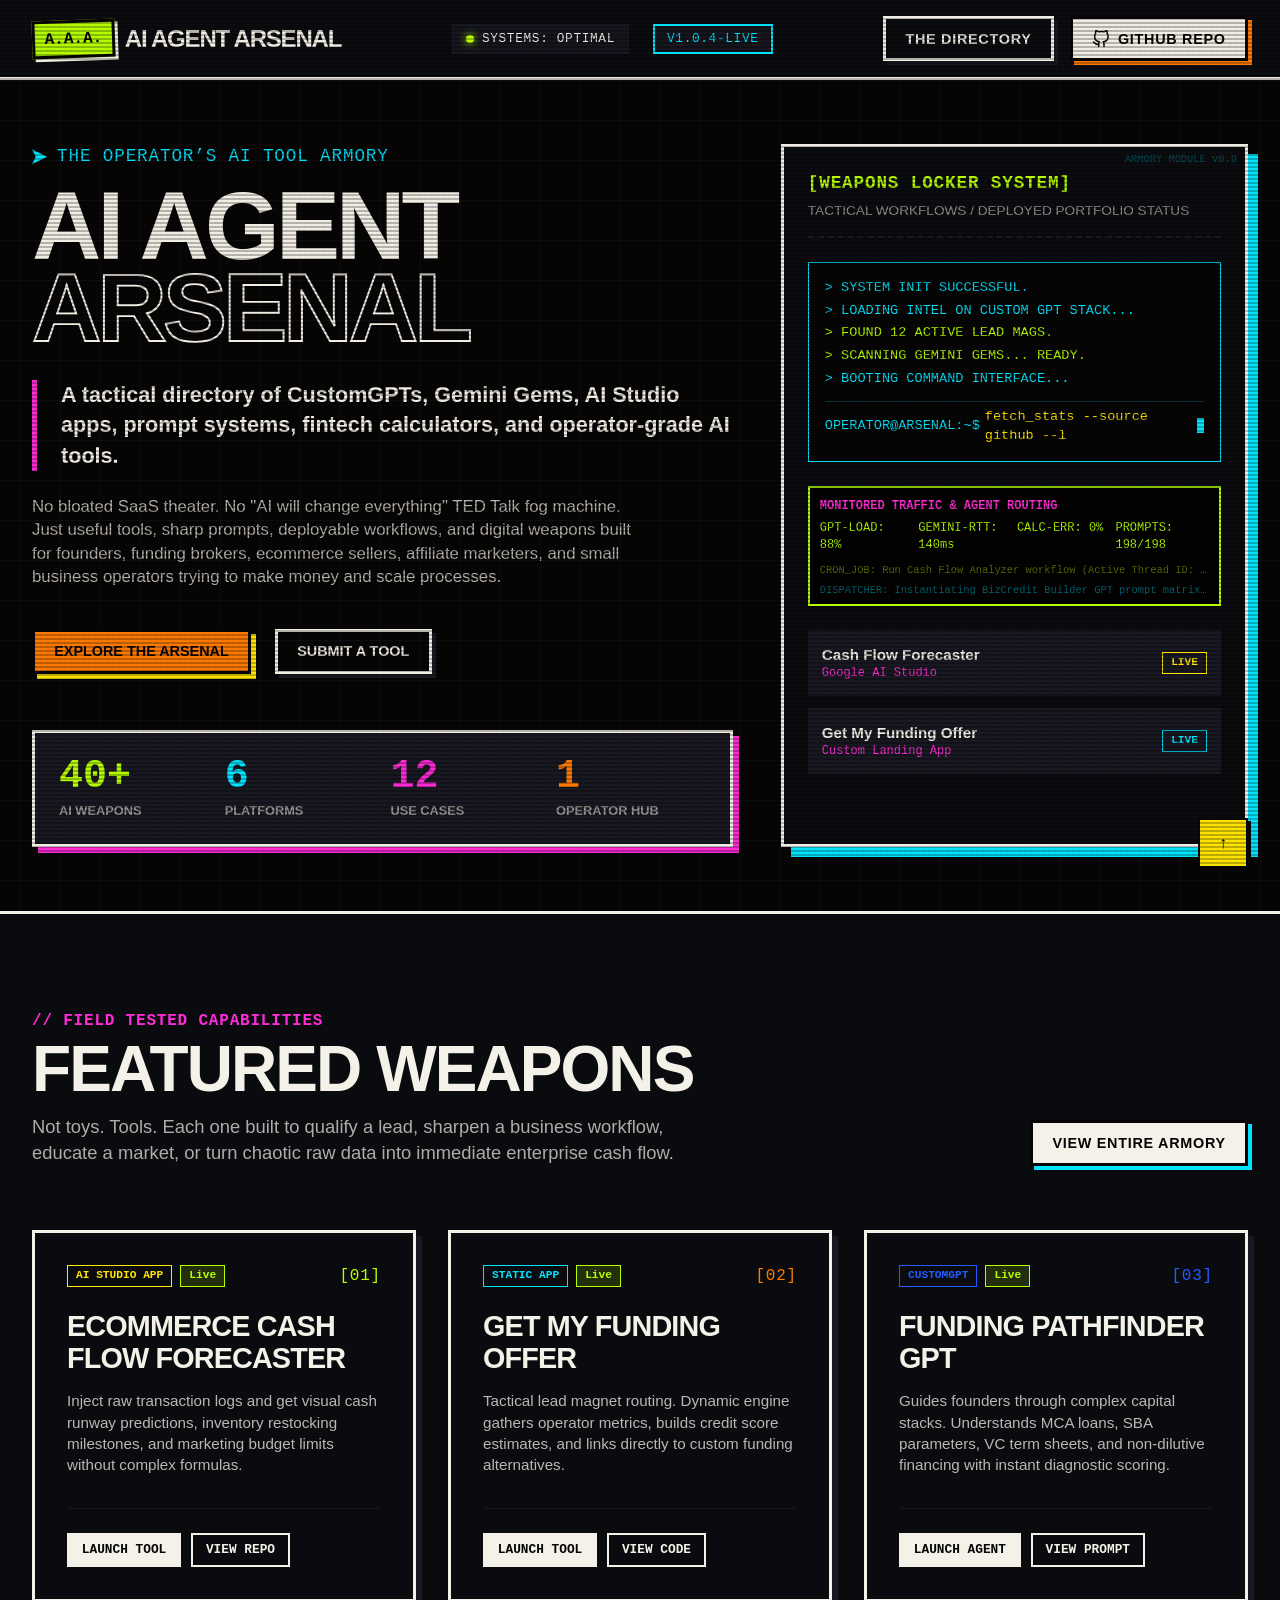
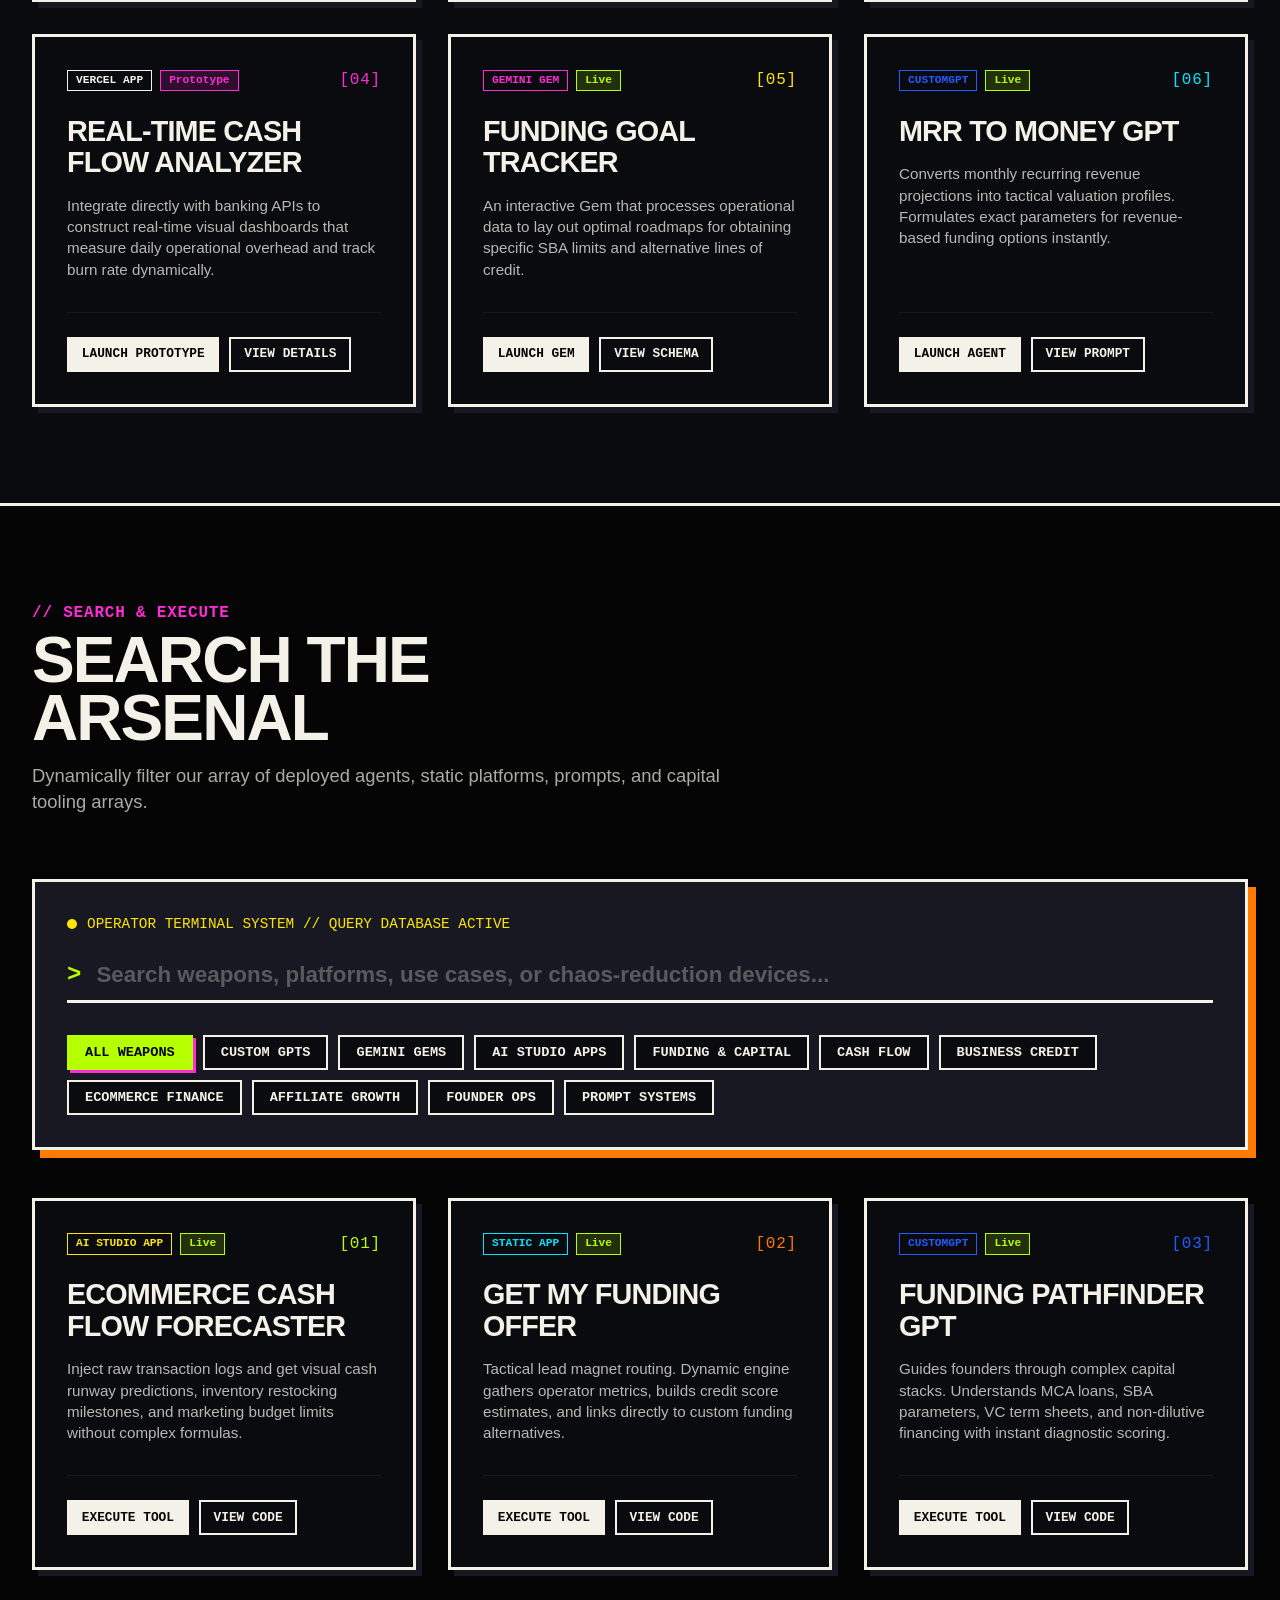
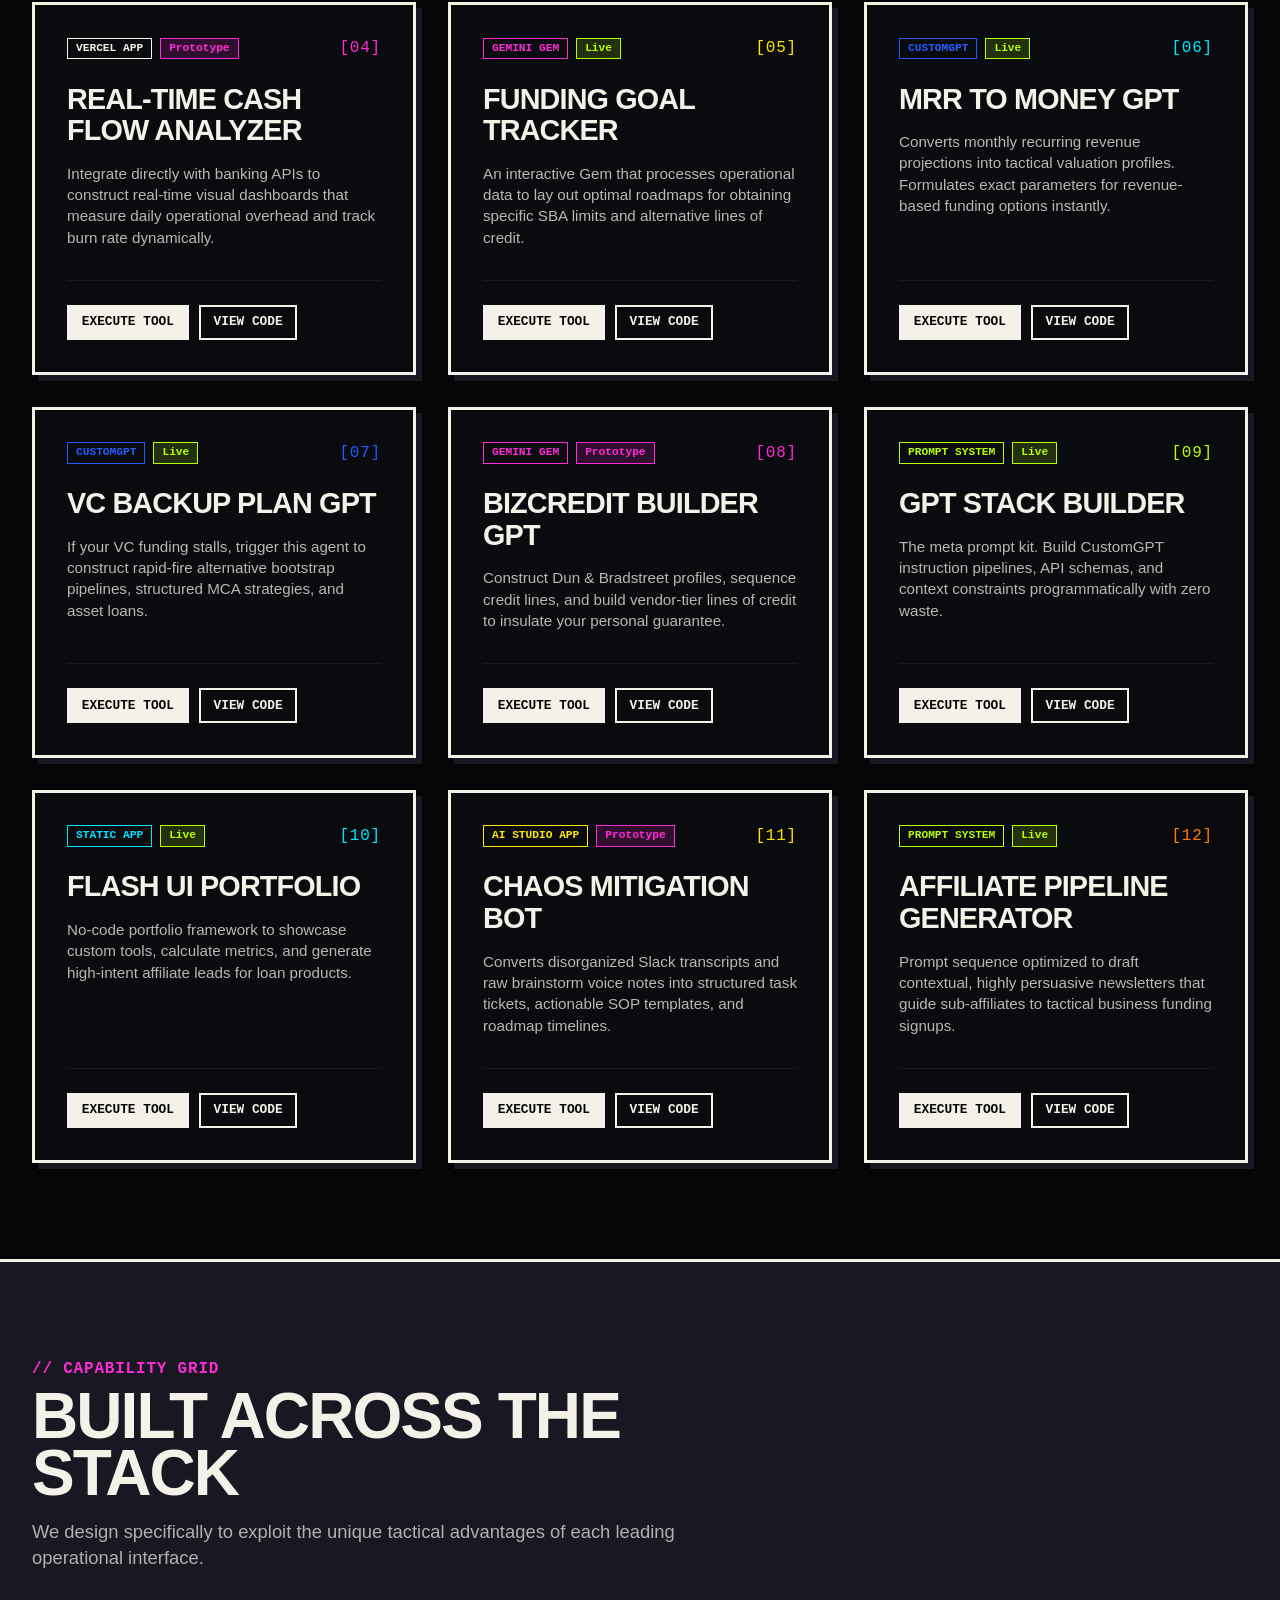
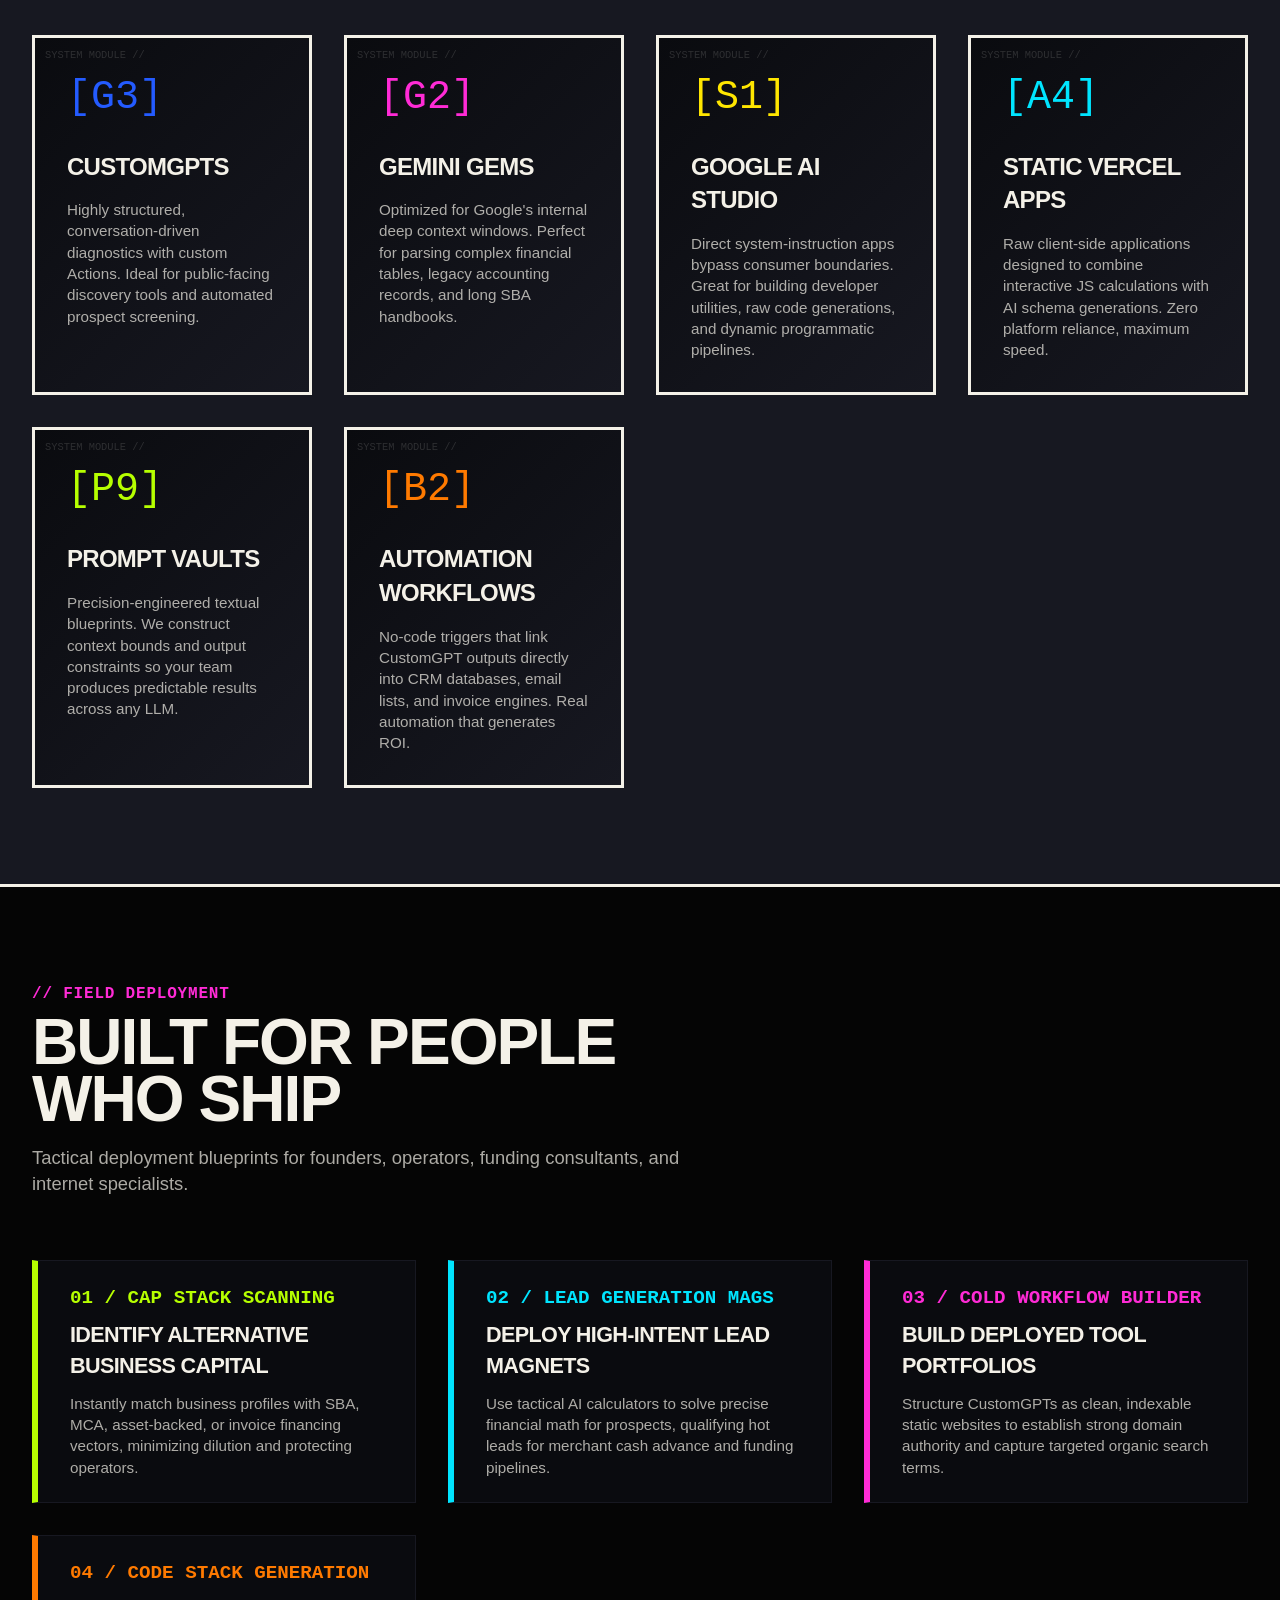
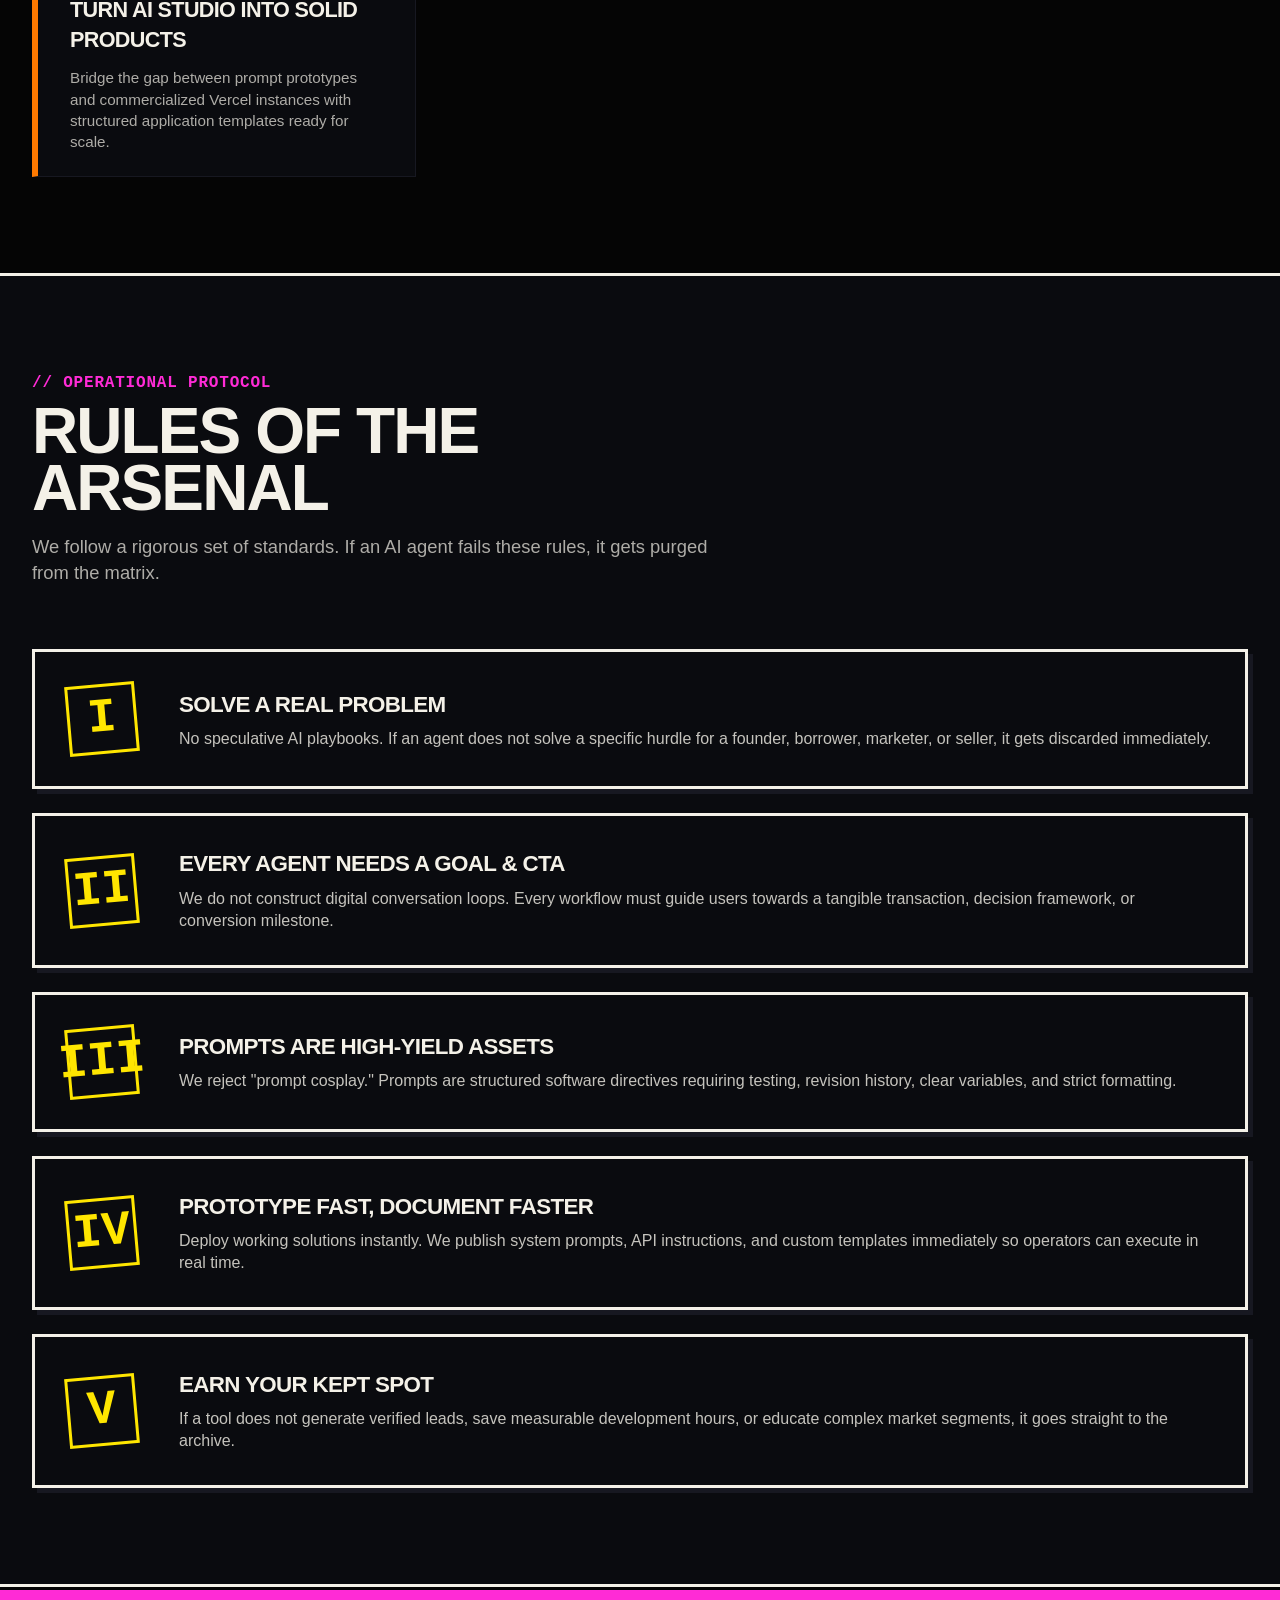
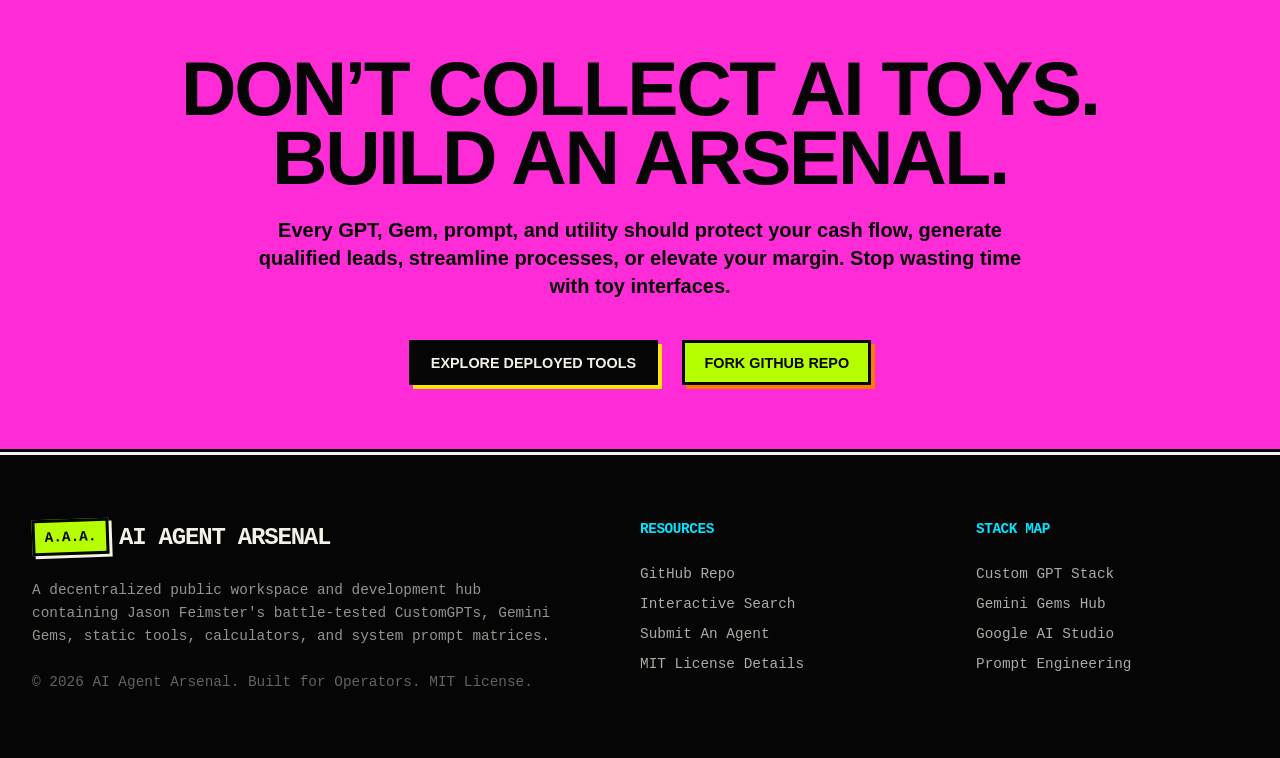
<file: index.html>
<!DOCTYPE html>
<html lang="en">
<head>
    <meta charset="UTF-8">
    <meta name="viewport" content="width=device-width, initial-scale=1.0">
    <title>Flash UI Export</title>
    <link rel="stylesheet" href="style.css">
</head>
<body>
<!-- STICKY NAVIGATION -->
    <header>
        <div class="nav-container">
            <a href="#" class="logo-wrap">
                <div class="logo-box">A.A.A.</div>
                <div class="logo-text">AI AGENT ARSENAL</div>
            </a>
            
            <div class="system-status">
                <div class="status-pill">
                    <div class="status-dot"></div>
                    <span class="mono-text">SYSTEMS: OPTIMAL</span>
                </div>
                <div class="status-pill" style="border-color: var(--cyan);">
                    <span class="mono-text" style="color: var(--cyan);">v1.0.4-live</span>
                </div>
            </div>

            <div class="nav-links">
                <a href="#directory" class="btn-brutal btn-secondary mono-text">The Directory</a>
                <a href="https://github.com/jasonfeimster/ai-agent-arsenal" target="_blank" rel="noopener noreferrer" class="btn-brutal mono-text">
                    <svg width="18" height="18" viewBox="0 0 24 24" fill="none" stroke="currentColor" stroke-width="2" stroke-linecap="round" stroke-linejoin="round" class="feather feather-github"><path d="M9 19c-5 1.5-5-2.5-7-3m14 6v-3.87a3.37 3.37 0 0 0-.94-2.61c3.14-.35 6.44-1.54 6.44-7A5.44 5.44 0 0 0 20 4.77 5.07 5.07 0 0 0 19.91 1S18.73.65 16 2.48a13.38 13.38 0 0 0-7 0C6.27.65 5.09 1 5.09 1A5.07 5.07 0 0 0 5 4.77a5.44 5.44 0 0 0-1.5 3.78c0 5.42 3.3 6.61 6.44 7A3.37 3.37 0 0 0 9 18.13V22"></path></svg>
                    GitHub Repo
                </a>
            </div>
        </div>
    </header>

    <!-- HERO SECTION -->
    <section class="hero">
        <div class="hero-info">
            <div class="hero-eyebrow mono-text">THE OPERATOR’S AI TOOL ARMORY</div>
            <h1 class="hero-title">
                AI Agent<br>
                <span class="outline">Arsenal</span>
            </h1>
            <p class="hero-sub">
                A tactical directory of CustomGPTs, Gemini Gems, AI Studio apps, prompt systems, fintech calculators, and operator-grade AI tools.
            </p>
            <p class="hero-desc">
                No bloated SaaS theater. No "AI will change everything" TED Talk fog machine. Just useful tools, sharp prompts, deployable workflows, and digital weapons built for founders, funding brokers, ecommerce sellers, affiliate marketers, and small business operators trying to make money and scale processes.
            </p>

            <div class="hero-actions">
                <a href="#directory" class="btn-brutal" style="background-color: var(--orange); box-shadow: 5px 5px 0 var(--yellow);">
                    Explore the Arsenal
                </a>
                <a href="https://github.com/jasonfeimster/ai-agent-arsenal#submission-guidelines" target="_blank" class="btn-brutal btn-secondary">
                    Submit a Tool
                </a>
            </div>

            <!-- Stats Module -->
            <div class="stats-grid">
                <div class="stat-card">
                    <span class="stat-val" style="color: var(--green);">40+</span>
                    <span class="stat-label">AI Weapons</span>
                </div>
                <div class="stat-card">
                    <span class="stat-val" style="color: var(--cyan);">6</span>
                    <span class="stat-label">Platforms</span>
                </div>
                <div class="stat-card">
                    <span class="stat-val" style="color: var(--magenta);">12</span>
                    <span class="stat-label">Use Cases</span>
                </div>
                <div class="stat-card">
                    <span class="stat-val" style="color: var(--orange);">1</span>
                    <span class="stat-label">Operator Hub</span>
                </div>
            </div>
        </div>

        <!-- Right Side Cyber visual panel -->
        <div class="cyber-locker">
            <div class="locker-header">
                <span class="mono-text" style="color: var(--green); font-size: 1.1rem; font-weight: bold;">[WEAPONS LOCKER SYSTEM]</span>
                <p style="font-size: 0.85rem; color: rgba(244, 241, 232, 0.6); margin-top: 5px;">TACTICAL WORKFLOWS / DEPLOYED PORTFOLIO STATUS</p>
            </div>

            <!-- Terminal output loop simulator -->
            <div class="terminal-box">
                <div class="terminal-feed" id="terminal-feed">
                    <div class="terminal-line">&gt; SYSTEM INIT SUCCESSFUL.</div>
                    <div class="terminal-line">&gt; LOADING INTEL ON CUSTOM GPT STACK...</div>
                    <div class="terminal-line output">&gt; FOUND 12 ACTIVE LEAD MAGS.</div>
                    <div class="terminal-line output">&gt; SCANNING GEMINI GEMS... READY.</div>
                    <div class="terminal-line">&gt; BOOTING COMMAND INTERFACE...</div>
                </div>
                <div class="terminal-prompt">
                    <span>OPERATOR@ARSENAL:~$</span>
                    <span id="terminal-dynamic-text" style="color: var(--yellow);">deploy_agent_v2 --force</span><span class="cursor"></span>
                </div>
            </div>

            <!-- Visualizer canvas/matrix simulator element -->
            <div class="visualizer-screen">
                <div style="font-weight: bold; margin-bottom: 5px; color: var(--magenta);">MONITORED TRAFFIC & AGENT ROUTING</div>
                <div style="display: grid; grid-template-columns: repeat(4, 1fr); gap: 5px;">
                    <div>GPT-LOAD: 88%</div>
                    <div>GEMINI-RTT: 140ms</div>
                    <div>CALC-ERR: 0%</div>
                    <div>PROMPTS: 198/198</div>
                </div>
                <div style="margin-top: 10px; font-size: 0.65rem; color: rgba(182, 255, 0, 0.45); white-space: nowrap; overflow: hidden; text-overflow: ellipsis;">
                    CRON_JOB: Run Cash Flow Analyzer workflow (Active Thread ID: #0081-D6)
                </div>
                <div style="margin-top: 5px; font-size: 0.65rem; color: rgba(0, 229, 255, 0.45); white-space: nowrap; overflow: hidden; text-overflow: ellipsis;">
                    DISPATCHER: Instantiating BizCredit Builder GPT prompt matrix...
                </div>
            </div>

            <!-- Tactical quick summary checklist -->
            <div class="tactical-list">
                <div class="tactical-item">
                    <div class="tactical-meta">
                        <span class="tactical-title">Cash Flow Forecaster</span>
                        <span class="tactical-platform">Google AI Studio</span>
                    </div>
                    <span class="p-badge p-studio">Live</span>
                </div>
                <div class="tactical-item">
                    <div class="tactical-meta">
                        <span class="tactical-title">Get My Funding Offer</span>
                        <span class="tactical-platform">Custom Landing App</span>
                    </div>
                    <span class="p-badge p-static">Live</span>
                </div>
            </div>
        </div>
    </section>

    <!-- FEATURED WEAPONS SECTION -->
    <section class="section-container" style="background-color: var(--carbon-black);">
        <div class="section-header">
            <div class="section-title-wrap">
                <div class="section-pretitle mono-text">// FIELD TESTED CAPABILITIES</div>
                <h2 class="section-title">Featured Weapons</h2>
                <p class="section-subtitle">
                    Not toys. Tools. Each one built to qualify a lead, sharpen a business workflow, educate a market, or turn chaotic raw data into immediate enterprise cash flow.
                </p>
            </div>
            <div>
                <a href="#directory" class="btn-brutal mono-text" style="box-shadow: 4px 4px 0 var(--cyan);">View Entire Armory</a>
            </div>
        </div>

        <div class="weapon-grid">
            <!-- Card 1 -->
            <div class="weapon-card" style="--accent-card: var(--green);">
                <div>
                    <div class="card-top">
                        <div class="card-meta-wrap">
                            <span class="p-badge p-studio">AI Studio App</span>
                            <span class="s-badge s-live">Live</span>
                        </div>
                        <span class="mono-text" style="color: var(--green);">[01]</span>
                    </div>
                    <h3 class="card-title">Ecommerce Cash Flow Forecaster</h3>
                    <p class="card-desc">Inject raw transaction logs and get visual cash runway predictions, inventory restocking milestones, and marketing budget limits without complex formulas.</p>
                </div>
                <div class="card-footer">
                    <a href="#" class="card-btn primary-action">Launch Tool</a>
                    <a href="#" class="card-btn">View Repo</a>
                </div>
            </div>

            <!-- Card 2 -->
            <div class="weapon-card" style="--accent-card: var(--orange);">
                <div>
                    <div class="card-top">
                        <div class="card-meta-wrap">
                            <span class="p-badge p-static">Static App</span>
                            <span class="s-badge s-live">Live</span>
                        </div>
                        <span class="mono-text" style="color: var(--orange);">[02]</span>
                    </div>
                    <h3 class="card-title">Get My Funding Offer</h3>
                    <p class="card-desc">Tactical lead magnet routing. Dynamic engine gathers operator metrics, builds credit score estimates, and links directly to custom funding alternatives.</p>
                </div>
                <div class="card-footer">
                    <a href="#" class="card-btn primary-action">Launch Tool</a>
                    <a href="#" class="card-btn">View Code</a>
                </div>
            </div>

            <!-- Card 3 -->
            <div class="weapon-card" style="--accent-card: var(--blue);">
                <div>
                    <div class="card-top">
                        <div class="card-meta-wrap">
                            <span class="p-badge p-customgpt">CustomGPT</span>
                            <span class="s-badge s-live">Live</span>
                        </div>
                        <span class="mono-text" style="color: var(--blue);">[03]</span>
                    </div>
                    <h3 class="card-title">Funding Pathfinder GPT</h3>
                    <p class="card-desc">Guides founders through complex capital stacks. Understands MCA loans, SBA parameters, VC term sheets, and non-dilutive financing with instant diagnostic scoring.</p>
                </div>
                <div class="card-footer">
                    <a href="#" class="card-btn primary-action">Launch Agent</a>
                    <a href="#" class="card-btn">View Prompt</a>
                </div>
            </div>

            <!-- Card 4 -->
            <div class="weapon-card" style="--accent-card: var(--magenta);">
                <div>
                    <div class="card-top">
                        <div class="card-meta-wrap">
                            <span class="p-badge p-vercel">Vercel App</span>
                            <span class="s-badge s-prototype">Prototype</span>
                        </div>
                        <span class="mono-text" style="color: var(--magenta);">[04]</span>
                    </div>
                    <h3 class="card-title">Real-Time Cash Flow Analyzer</h3>
                    <p class="card-desc">Integrate directly with banking APIs to construct real-time visual dashboards that measure daily operational overhead and track burn rate dynamically.</p>
                </div>
                <div class="card-footer">
                    <a href="#" class="card-btn primary-action">Launch Prototype</a>
                    <a href="#" class="card-btn">View Details</a>
                </div>
            </div>

            <!-- Card 5 -->
            <div class="weapon-card" style="--accent-card: var(--yellow);">
                <div>
                    <div class="card-top">
                        <div class="card-meta-wrap">
                            <span class="p-badge p-gemini">Gemini Gem</span>
                            <span class="s-badge s-live">Live</span>
                        </div>
                        <span class="mono-text" style="color: var(--yellow);">[05]</span>
                    </div>
                    <h3 class="card-title">Funding Goal Tracker</h3>
                    <p class="card-desc">An interactive Gem that processes operational data to lay out optimal roadmaps for obtaining specific SBA limits and alternative lines of credit.</p>
                </div>
                <div class="card-footer">
                    <a href="#" class="card-btn primary-action">Launch Gem</a>
                    <a href="#" class="card-btn">View Schema</a>
                </div>
            </div>

            <!-- Card 6 -->
            <div class="weapon-card" style="--accent-card: var(--cyan);">
                <div>
                    <div class="card-top">
                        <div class="card-meta-wrap">
                            <span class="p-badge p-customgpt">CustomGPT</span>
                            <span class="s-badge s-live">Live</span>
                        </div>
                        <span class="mono-text" style="color: var(--cyan);">[06]</span>
                    </div>
                    <h3 class="card-title">MRR to Money GPT</h3>
                    <p class="card-desc">Converts monthly recurring revenue projections into tactical valuation profiles. Formulates exact parameters for revenue-based funding options instantly.</p>
                </div>
                <div class="card-footer">
                    <a href="#" class="card-btn primary-action">Launch Agent</a>
                    <a href="#" class="card-btn">View Prompt</a>
                </div>
            </div>
        </div>
    </section>

    <!-- FILTERABLE DIRECTORY SECTION -->
    <section id="directory" class="section-container" style="background-color: var(--base-black);">
        <div class="section-header">
            <div class="section-title-wrap">
                <div class="section-pretitle mono-text">// SEARCH & EXECUTE</div>
                <h2 class="section-title">Search the Arsenal</h2>
                <p class="section-subtitle">Dynamically filter our array of deployed agents, static platforms, prompts, and capital tooling arrays.</p>
            </div>
        </div>

        <!-- Terminal-style Search & Filter Interface -->
        <div class="terminal-search-wrap">
            <div class="terminal-search-header">
                OPERATOR TERMINAL SYSTEM // QUERY DATABASE ACTIVE
            </div>
            
            <div class="input-terminal-container">
                <span class="input-prefix">&gt;</span>
                <input type="text" id="directory-search" class="terminal-search-input" placeholder="Search weapons, platforms, use cases, or chaos-reduction devices...">
            </div>

            <div class="filter-tabs-wrap" id="filter-container">
                <button class="filter-btn active" data-filter="all">ALL WEAPONS</button>
                <button class="filter-btn" data-filter="CustomGPT">CUSTOM GPTS</button>
                <button class="filter-btn" data-filter="Gemini Gem">GEMINI GEMS</button>
                <button class="filter-btn" data-filter="AI Studio App">AI STUDIO APPS</button>
                <button class="filter-btn" data-filter="Funding & Capital">FUNDING & CAPITAL</button>
                <button class="filter-btn" data-filter="Cash Flow">CASH FLOW</button>
                <button class="filter-btn" data-filter="Business Credit">BUSINESS CREDIT</button>
                <button class="filter-btn" data-filter="Ecommerce Finance">ECOMMERCE FINANCE</button>
                <button class="filter-btn" data-filter="Affiliate Growth">AFFILIATE GROWTH</button>
                <button class="filter-btn" data-filter="Founder Ops">FOUNDER OPS</button>
                <button class="filter-btn" data-filter="Prompt System">PROMPT SYSTEMS</button>
            </div>
        </div>

        <!-- Directory Grid rendered dynamically by JS -->
        <div class="weapon-grid" id="directory-grid">
            <!-- Fallback Static Cards (highly recommended for production-ready static sites) -->
            <div class="weapon-card fallback-card" data-platforms="CustomGPT" data-categories="Founder Ops" style="--accent-card: var(--blue);">
                <div>
                    <div class="card-top">
                        <div class="card-meta-wrap">
                            <span class="p-badge p-customgpt">CustomGPT</span>
                            <span class="s-badge s-live">Live</span>
                        </div>
                        <span class="mono-text" style="color: var(--blue);">[07]</span>
                    </div>
                    <h3 class="card-title">VC Backup Plan GPT</h3>
                    <p class="card-desc">If your VC funding stalls, trigger this agent to construct rapid-fire alternative bootstrap pipelines, structured MCA strategies, and asset loans.</p>
                </div>
                <div class="card-footer">
                    <a href="#" class="card-btn primary-action">Launch Agent</a>
                    <a href="#" class="card-btn">View Repo</a>
                </div>
            </div>

            <div class="weapon-card fallback-card" data-platforms="Gemini Gem" data-categories="Business Credit" style="--accent-card: var(--yellow);">
                <div>
                    <div class="card-top">
                        <div class="card-meta-wrap">
                            <span class="p-badge p-gemini">Gemini Gem</span>
                            <span class="s-badge s-prototype">Prototype</span>
                        </div>
                        <span class="mono-text" style="color: var(--yellow);">[08]</span>
                    </div>
                    <h3 class="card-title">BizCredit Builder GPT</h3>
                    <p class="card-desc">Construct Dun & Bradstreet profiles, sequence credit lines, and build vendor-tier lines of credit to insulate your personal guarantee.</p>
                </div>
                <div class="card-footer">
                    <a href="#" class="card-btn primary-action">Launch Gem</a>
                    <a href="#" class="card-btn">View Schema</a>
                </div>
            </div>

            <div class="weapon-card fallback-card" data-platforms="Prompt System" data-categories="Prompt Systems" style="--accent-card: var(--green);">
                <div>
                    <div class="card-top">
                        <div class="card-meta-wrap">
                            <span class="p-badge p-prompt">Prompt System</span>
                            <span class="s-badge s-live">Live</span>
                        </div>
                        <span class="mono-text" style="color: var(--green);">[09]</span>
                    </div>
                    <h3 class="card-title">GPT Stack Builder</h3>
                    <p class="card-desc">The meta prompt kit. Build CustomGPT instruction pipelines, API schemas, and context constraints programmatically with zero waste.</p>
                </div>
                <div class="card-footer">
                    <a href="#" class="card-btn primary-action">View Prompts</a>
                    <a href="#" class="card-btn">Fork Gist</a>
                </div>
            </div>

            <div class="weapon-card fallback-card" data-platforms="Static App" data-categories="Affiliate Growth" style="--accent-card: var(--cyan);">
                <div>
                    <div class="card-top">
                        <div class="card-meta-wrap">
                            <span class="p-badge p-static">Static App</span>
                            <span class="s-badge s-live">Live</span>
                        </div>
                        <span class="mono-text" style="color: var(--cyan);">[10]</span>
                    </div>
                    <h3 class="card-title">Flash UI Portfolio</h3>
                    <p class="card-desc">No-code portfolio framework to showcase custom tools, calculate metrics, and generate high-intent affiliate leads for loan products.</p>
                </div>
                <div class="card-footer">
                    <a href="#" class="card-btn primary-action">Deploy Template</a>
                    <a href="#" class="card-btn">GitHub</a>
                </div>
            </div>
        </div>
    </section>

    <!-- BUILT ACROSS THE AI STACK -->
    <section class="section-container" style="background-color: var(--graphite);">
        <div class="section-header">
            <div class="section-title-wrap">
                <div class="section-pretitle mono-text">// CAPABILITY GRID</div>
                <h2 class="section-title">Built Across the Stack</h2>
                <p class="section-subtitle">We design specifically to exploit the unique tactical advantages of each leading operational interface.</p>
            </div>
        </div>

        <div class="matrix-grid">
            <div class="matrix-card">
                <div>
                    <div class="matrix-icon-block" style="color: var(--blue);">[G3]</div>
                    <h3 class="matrix-title">CustomGPTs</h3>
                    <p class="matrix-desc">Highly structured, conversation-driven diagnostics with custom Actions. Ideal for public-facing discovery tools and automated prospect screening.</p>
                </div>
            </div>

            <div class="matrix-card">
                <div>
                    <div class="matrix-icon-block" style="color: var(--magenta);">[G2]</div>
                    <h3 class="matrix-title">Gemini Gems</h3>
                    <p class="matrix-desc">Optimized for Google's internal deep context windows. Perfect for parsing complex financial tables, legacy accounting records, and long SBA handbooks.</p>
                </div>
            </div>

            <div class="matrix-card">
                <div>
                    <div class="matrix-icon-block" style="color: var(--yellow);">[S1]</div>
                    <h3 class="matrix-title">Google AI Studio</h3>
                    <p class="matrix-desc">Direct system-instruction apps bypass consumer boundaries. Great for building developer utilities, raw code generations, and dynamic programmatic pipelines.</p>
                </div>
            </div>

            <div class="matrix-card">
                <div>
                    <div class="matrix-icon-block" style="color: var(--cyan);">[A4]</div>
                    <h3 class="matrix-title">Static Vercel Apps</h3>
                    <p class="matrix-desc">Raw client-side applications designed to combine interactive JS calculations with AI schema generations. Zero platform reliance, maximum speed.</p>
                </div>
            </div>

            <div class="matrix-card">
                <div>
                    <div class="matrix-icon-block" style="color: var(--green);">[P9]</div>
                    <h3 class="matrix-title">Prompt Vaults</h3>
                    <p class="matrix-desc">Precision-engineered textual blueprints. We construct context bounds and output constraints so your team produces predictable results across any LLM.</p>
                </div>
            </div>

            <div class="matrix-card">
                <div>
                    <div class="matrix-icon-block" style="color: var(--orange);">[B2]</div>
                    <h3 class="matrix-title">Automation Workflows</h3>
                    <p class="matrix-desc">No-code triggers that link CustomGPT outputs directly into CRM databases, email lists, and invoice engines. Real automation that generates ROI.</p>
                </div>
            </div>
        </div>
    </section>

    <!-- USE CASES: BUILT FOR PEOPLE WHO ACTUALLY SHIP -->
    <section class="section-container" style="background-color: var(--base-black);">
        <div class="section-header">
            <div class="section-title-wrap">
                <div class="section-pretitle mono-text">// FIELD DEPLOYMENT</div>
                <h2 class="section-title">Built for People Who Ship</h2>
                <p class="section-subtitle">Tactical deployment blueprints for founders, operators, funding consultants, and internet specialists.</p>
            </div>
        </div>

        <div class="usecase-layout">
            <div class="usecase-card" style="--accent-border: var(--green);">
                <span class="usecase-num">01 / CAP STACK SCANNING</span>
                <h3 class="usecase-heading">Identify Alternative Business Capital</h3>
                <p class="usecase-desc">Instantly match business profiles with SBA, MCA, asset-backed, or invoice financing vectors, minimizing dilution and protecting operators.</p>
            </div>

            <div class="usecase-card" style="--accent-border: var(--cyan);">
                <span class="usecase-num">02 / LEAD GENERATION MAGS</span>
                <h3 class="usecase-heading">Deploy High-Intent Lead Magnets</h3>
                <p class="usecase-desc">Use tactical AI calculators to solve precise financial math for prospects, qualifying hot leads for merchant cash advance and funding pipelines.</p>
            </div>

            <div class="usecase-card" style="--accent-border: var(--magenta);">
                <span class="usecase-num">03 / COLD WORKFLOW BUILDER</span>
                <h3 class="usecase-heading">Build Deployed Tool Portfolios</h3>
                <p class="usecase-desc">Structure CustomGPTs as clean, indexable static websites to establish strong domain authority and capture targeted organic search terms.</p>
            </div>

            <div class="usecase-card" style="--accent-border: var(--orange);">
                <span class="usecase-num">04 / CODE STACK GENERATION</span>
                <h3 class="usecase-heading">Turn AI Studio Into Solid Products</h3>
                <p class="usecase-desc">Bridge the gap between prompt prototypes and commercialized Vercel instances with structured application templates ready for scale.</p>
            </div>
        </div>
    </section>

    <!-- OPERATING PRINCIPLES SECTION -->
    <section class="section-container" style="background-color: var(--carbon-black);">
        <div class="section-header">
            <div class="section-title-wrap">
                <div class="section-pretitle mono-text">// OPERATIONAL PROTOCOL</div>
                <h2 class="section-title">Rules of the Arsenal</h2>
                <p class="section-subtitle">We follow a rigorous set of standards. If an AI agent fails these rules, it gets purged from the matrix.</p>
            </div>
        </div>

        <div class="manifesto-box">
            <div class="manifesto-card">
                <div class="manifesto-num">I</div>
                <div>
                    <h3 class="manifesto-title">Solve a Real Problem</h3>
                    <p class="manifesto-desc">No speculative AI playbooks. If an agent does not solve a specific hurdle for a founder, borrower, marketer, or seller, it gets discarded immediately.</p>
                </div>
            </div>

            <div class="manifesto-card">
                <div class="manifesto-num">II</div>
                <div>
                    <h3 class="manifesto-title">Every Agent Needs a Goal & CTA</h3>
                    <p class="manifesto-desc">We do not construct digital conversation loops. Every workflow must guide users towards a tangible transaction, decision framework, or conversion milestone.</p>
                </div>
            </div>

            <div class="manifesto-card">
                <div class="manifesto-num">III</div>
                <div>
                    <h3 class="manifesto-title">Prompts Are High-Yield Assets</h3>
                    <p class="manifesto-desc">We reject "prompt cosplay." Prompts are structured software directives requiring testing, revision history, clear variables, and strict formatting.</p>
                </div>
            </div>

            <div class="manifesto-card">
                <div class="manifesto-num">IV</div>
                <div>
                    <h3 class="manifesto-title">Prototype Fast, Document Faster</h3>
                    <p class="manifesto-desc">Deploy working solutions instantly. We publish system prompts, API instructions, and custom templates immediately so operators can execute in real time.</p>
                </div>
            </div>

            <div class="manifesto-card">
                <div class="manifesto-num">V</div>
                <div>
                    <h3 class="manifesto-title">Earn Your Kept Spot</h3>
                    <p class="manifesto-desc">If a tool does not generate verified leads, save measurable development hours, or educate complex market segments, it goes straight to the archive.</p>
                </div>
            </div>
        </div>
    </section>

    <!-- HIGH IMPACT CTA -->
    <section class="cta-strip">
        <h2 class="cta-headline">Don’t collect AI toys.<br>Build an arsenal.</h2>
        <p class="cta-subline">
            Every GPT, Gem, prompt, and utility should protect your cash flow, generate qualified leads, streamline processes, or elevate your margin. Stop wasting time with toy interfaces.
        </p>
        <div class="cta-buttons">
            <a href="#directory" class="btn-brutal btn-brutal-dark">Explore Deployed Tools</a>
            <a href="https://github.com/jasonfeimster/ai-agent-arsenal" class="btn-brutal" style="background-color: var(--green); border-color: var(--base-black);">Fork GitHub Repo</a>
        </div>
    </section>

    <!-- FOOTER -->
    <footer>
        <div class="footer-grid">
            <div class="footer-brand">
                <div class="logo-wrap">
                    <div class="logo-box">A.A.A.</div>
                    <div class="logo-text">AI AGENT ARSENAL</div>
                </div>
                <p style="color: rgba(244, 241, 232, 0.6); line-height: 1.6;">
                    A decentralized public workspace and development hub containing Jason Feimster's battle-tested CustomGPTs, Gemini Gems, static tools, calculators, and system prompt matrices.
                </p>
                <p class="footer-copyright">
                    &copy; <span id="current-year"></span> AI Agent Arsenal. Built for Operators. MIT License.
                </p>
            </div>

            <div>
                <h4 class="footer-links-title">RESOURCES</h4>
                <ul class="footer-list">
                    <li><a href="https://github.com/jasonfeimster/ai-agent-arsenal" target="_blank">GitHub Repo</a></li>
                    <li><a href="#directory">Interactive Search</a></li>
                    <li><a href="https://github.com/jasonfeimster/ai-agent-arsenal#submitting" target="_blank">Submit An Agent</a></li>
                    <li><a href="https://github.com/jasonfeimster/ai-agent-arsenal/blob/main/LICENSE" target="_blank">MIT License Details</a></li>
                </ul>
            </div>

            <div>
                <h4 class="footer-links-title">STACK MAP</h4>
                <ul class="footer-list">
                    <li><a href="#directory">Custom GPT Stack</a></li>
                    <li><a href="#directory">Gemini Gems Hub</a></li>
                    <li><a href="#directory">Google AI Studio</a></li>
                    <li><a href="#directory">Prompt Engineering</a></li>
                </ul>
            </div>
        </div>
    </footer>

    <!-- Back to top trigger -->
    <a href="#" class="back-to-top" title="Back to top">↑</a>

    <!-- VANILLA JAVASCRIPT FOR ENGINE COUPLING -->
    <script>
        // Dynamic Dataset of Tactical AI Tools in Jason's Arsenal
        const arsenalTools = [
            {
                id: "01",
                name: "Ecommerce Cash Flow Forecaster",
                platform: "AI Studio App",
                category: "Cash Flow",
                description: "Inject raw transaction logs and get visual cash runway predictions, inventory restocking milestones, and marketing budget limits without complex formulas.",
                status: "Live",
                accentColor: "var(--green)",
                launchUrl: "#",
                codeUrl: "#",
                meta: ["forecasting", "runway", "ecommerce", "finance", "google"]
            },
            {
                id: "02",
                name: "Get My Funding Offer",
                platform: "Static App",
                category: "Funding & Capital",
                description: "Tactical lead magnet routing. Dynamic engine gathers operator metrics, builds credit score estimates, and links directly to custom funding alternatives.",
                status: "Live",
                accentColor: "var(--orange)",
                launchUrl: "#",
                codeUrl: "#",
                meta: ["calculator", "lead-generation", "mca", "alternative-funding"]
            },
            {
                id: "03",
                name: "Funding Pathfinder GPT",
                platform: "CustomGPT",
                category: "Funding & Capital",
                description: "Guides founders through complex capital stacks. Understands MCA loans, SBA parameters, VC term sheets, and non-dilutive financing with instant diagnostic scoring.",
                status: "Live",
                accentColor: "var(--blue)",
                launchUrl: "#",
                codeUrl: "#",
                meta: ["chatgpt", "sba", "advisory", "cap-stack"]
            },
            {
                id: "04",
                name: "Real-Time Cash Flow Analyzer",
                platform: "Vercel App",
                category: "Cash Flow",
                description: "Integrate directly with banking APIs to construct real-time visual dashboards that measure daily operational overhead and track burn rate dynamically.",
                status: "Prototype",
                accentColor: "var(--magenta)",
                launchUrl: "#",
                codeUrl: "#",
                meta: ["api", "dashboard", "charts", "daily-burn"]
            },
            {
                id: "05",
                name: "Funding Goal Tracker",
                platform: "Gemini Gem",
                category: "Funding & Capital",
                description: "An interactive Gem that processes operational data to lay out optimal roadmaps for obtaining specific SBA limits and alternative lines of credit.",
                status: "Live",
                accentColor: "var(--yellow)",
                launchUrl: "#",
                codeUrl: "#",
                meta: ["gemini", "checklist", "sba-prep", "planning"]
            },
            {
                id: "06",
                name: "MRR to Money GPT",
                platform: "CustomGPT",
                category: "Ecommerce Finance",
                description: "Converts monthly recurring revenue projections into tactical valuation profiles. Formulates exact parameters for revenue-based funding options instantly.",
                status: "Live",
                accentColor: "var(--cyan)",
                launchUrl: "#",
                codeUrl: "#",
                meta: ["chatgpt", "mrr", "valuation", "revenue-based-funding"]
            },
            {
                id: "07",
                name: "VC Backup Plan GPT",
                platform: "CustomGPT",
                category: "Founder Ops",
                description: "If your VC funding stalls, trigger this agent to construct rapid-fire alternative bootstrap pipelines, structured MCA strategies, and asset loans.",
                status: "Live",
                accentColor: "var(--blue)",
                launchUrl: "#",
                codeUrl: "#",
                meta: ["chatgpt", "bootstrap", "emergency-capital", "mca"]
            },
            {
                id: "08",
                name: "BizCredit Builder GPT",
                platform: "Gemini Gem",
                category: "Business Credit",
                description: "Construct Dun & Bradstreet profiles, sequence credit lines, and build vendor-tier lines of credit to insulate your personal guarantee.",
                status: "Prototype",
                accentColor: "var(--magenta)",
                launchUrl: "#",
                codeUrl: "#",
                meta: ["gemini", "duns", "corporate-credit", "vendor-tiers"]
            },
            {
                id: "09",
                name: "GPT Stack Builder",
                platform: "Prompt System",
                category: "Prompt Systems",
                description: "The meta prompt kit. Build CustomGPT instruction pipelines, API schemas, and context constraints programmatically with zero waste.",
                status: "Live",
                accentColor: "var(--green)",
                launchUrl: "#",
                codeUrl: "#",
                meta: ["instructions", "metaprompt", "developer-utility"]
            },
            {
                id: "10",
                name: "Flash UI Portfolio",
                platform: "Static App",
                category: "Affiliate Growth",
                description: "No-code portfolio framework to showcase custom tools, calculate metrics, and generate high-intent affiliate leads for loan products.",
                status: "Live",
                accentColor: "var(--cyan)",
                launchUrl: "#",
                codeUrl: "#",
                meta: ["tailwind", "no-code-lead-mag", "webflow-alternative"]
            },
            {
                id: "11",
                name: "Chaos Mitigation Bot",
                platform: "AI Studio App",
                category: "Founder Ops",
                description: "Converts disorganized Slack transcripts and raw brainstorm voice notes into structured task tickets, actionable SOP templates, and roadmap timelines.",
                status: "Prototype",
                accentColor: "var(--yellow)",
                launchUrl: "#",
                codeUrl: "#",
                meta: ["google", "transcripts", "ops", "sop"]
            },
            {
                id: "12",
                name: "Affiliate Pipeline Generator",
                platform: "Prompt System",
                category: "Affiliate Growth",
                description: "Prompt sequence optimized to draft contextual, highly persuasive newsletters that guide sub-affiliates to tactical business funding signups.",
                status: "Live",
                accentColor: "var(--orange)",
                launchUrl: "#",
                codeUrl: "#",
                meta: ["email", "copywriting", "lead-gen", "sub-affiliates"]
            }
        ];

        document.addEventListener("DOMContentLoaded", () => {
            // Setup dynamic copyright year
            document.getElementById("current-year").textContent = new Date().getFullYear();

            const grid = document.getElementById("directory-grid");
            const searchInput = document.getElementById("directory-search");
            const filterContainer = document.getElementById("filter-container");

            let currentFilter = "all";
            let currentSearchTerm = "";

            // Dynamic card renderer
            function renderDirectory() {
                // Clear previous grid contents
                grid.innerHTML = "";

                // Filter items
                const filteredTools = arsenalTools.filter(tool => {
                    const matchesSearch = 
                        tool.name.toLowerCase().includes(currentSearchTerm) ||
                        tool.description.toLowerCase().includes(currentSearchTerm) ||
                        tool.platform.toLowerCase().includes(currentSearchTerm) ||
                        tool.category.toLowerCase().includes(currentSearchTerm) ||
                        tool.meta.some(tag => tag.toLowerCase().includes(currentSearchTerm));

                    if (currentFilter === "all") {
                        return matchesSearch;
                    }

                    // Check if filter matches platform OR category
                    const matchesFilter = 
                        tool.platform.toLowerCase() === currentFilter.toLowerCase() ||
                        tool.category.toLowerCase() === currentFilter.toLowerCase();

                    return matchesFilter && matchesSearch;
                });

                if (filteredTools.length === 0) {
                    grid.innerHTML = `
                        <div class="empty-state">
                            <h3>[!] CRITICAL WARNING: ZERO MATCHING LOGS</h3>
                            <p>No weapons matching "${currentSearchTerm}" found on system channel "${currentFilter.toUpperCase()}". Check your spelling parameters.</p>
                        </div>
                    `;
                    return;
                }

                // Render matching weapons
                filteredTools.forEach(tool => {
                    const card = document.createElement("div");
                    card.className = "weapon-card";
                    card.style.setProperty("--accent-card", tool.accentColor);
                    
                    // Set up dynamic platform styles
                    let pClass = "p-static";
                    if (tool.platform.includes("CustomGPT")) pClass = "p-customgpt";
                    else if (tool.platform.includes("Gemini Gem")) pClass = "p-gemini";
                    else if (tool.platform.includes("AI Studio")) pClass = "p-studio";
                    else if (tool.platform.includes("Vercel")) pClass = "p-vercel";
                    else if (tool.platform.includes("Prompt")) pClass = "p-prompt";

                    // Set up status badges
                    const sClass = tool.status === "Live" ? "s-live" : "s-prototype";

                    card.innerHTML = `
                        <div>
                            <div class="card-top">
                                <div class="card-meta-wrap">
                                    <span class="p-badge ${pClass}">${tool.platform}</span>
                                    <span class="s-badge ${sClass}">${tool.status}</span>
                                </div>
                                <span class="mono-text" style="color: ${tool.accentColor};">[${tool.id}]</span>
                            </div>
                            <h3 class="card-title">${tool.name}</h3>
                            <p class="card-desc">${tool.description}</p>
                        </div>
                        <div class="card-footer">
                            <a href="${tool.launchUrl}" class="card-btn primary-action">Execute Tool</a>
                            <a href="${tool.codeUrl}" class="card-btn">View Code</a>
                        </div>
                    `;
                    grid.appendChild(card);
                });
            }

            // Search trigger with simple input handler
            searchInput.addEventListener("input", (e) => {
                currentSearchTerm = e.target.value.toLowerCase().trim();
                renderDirectory();
            });

            // Filter tab switcher
            filterContainer.addEventListener("click", (e) => {
                if (!e.target.classList.contains("filter-btn")) return;

                // Toggle active class representation
                filterContainer.querySelectorAll(".filter-btn").forEach(btn => btn.classList.remove("active"));
                e.target.classList.add("active");

                currentFilter = e.target.getAttribute("data-filter");
                renderDirectory();
            });

            // Run initial population
            renderDirectory();

            // Right-side dynamic simulator logic for terminal visual lookups
            const termFeed = document.getElementById("terminal-feed");
            const activePromptText = document.getElementById("terminal-dynamic-text");
            const simulationInputs = [
                "fetch_stats --source github --live",
                "deploy_agent_v2 --force --verbose",
                "audit_mca_calculator_schema",
                "pipeline_build --target gemini-pro",
                "clean_prompt_vectors --optimize"
            ];
            
            const simulationLogs = [
                ["Updating cache indices...", "14 agents loaded perfectly.", "Status: Live ready."],
                ["Injecting parameters...", "Compiling custom actions...", "Agent deployed cleanly."],
                ["Parsing D&B APIs...", "D-U-N-S verification bypassed.", "Credit tier updated."],
                ["Initializing Gemini Engine...", "Setting up context limit (2M tokens)...", "Gemini synced."],
                ["Normalizing instructions...", "Removed 14 fluffy adjectives.", "Vector pipeline clean."]
            ];

            let textIndex = 0;
            let logIndex = 0;

            function runTerminalSimulation() {
                // Change simulated command text
                const currentCommand = simulationInputs[textIndex];
                activePromptText.textContent = "";
                
                // Mimic dynamic typewriter
                let charIdx = 0;
                function type() {
                    if (charIdx < currentCommand.length) {
                        activePromptText.textContent += currentCommand.charAt(charIdx);
                        charIdx++;
                        setTimeout(type, 80);
                    } else {
                        // Complete typing command: push dynamic simulation logs into terminal feed
                        setTimeout(() => {
                            const logs = simulationLogs[logIndex];
                            logs.forEach((log, index) => {
                                setTimeout(() => {
                                    const newLine = document.createElement("div");
                                    newLine.className = "terminal-line output";
                                    newLine.textContent = `> ${log}`;
                                    termFeed.appendChild(newLine);
                                    
                                    // auto-scroll
                                    termFeed.scrollTop = termFeed.scrollHeight;
                                }, index * 300);
                            });

                            // Prepare setup pointers for subsequent commands
                            textIndex = (textIndex + 1) % simulationInputs.length;
                            logIndex = (logIndex + 1) % simulationLogs.length;

                            // Recursively execute loop cleanly after buffer period
                            setTimeout(runTerminalSimulation, 3500);
                        }, 500);
                    }
                }
                setTimeout(type, 1000);
            }

            // Initialize command matrix terminal loop
            runTerminalSimulation();

            // Sizzling Easter Egg: log message for the inspection geeks
            console.log(
                "%cAI AGENT ARSENAL %c- OPERATOR MODE ENABLED.",
                "color: #B6FF00; font-family: monospace; font-size: 16px; font-weight: bold; background: #050505; padding: 4px;",
                "color: #00E5FF; font-family: monospace; font-size: 14px; background: #050505; padding: 4px;"
            );
            console.log(
                "%cWelcome Jason Feimster. System loaded cleanly. Ready to deploy CustomGPT frameworks.",
                "color: #F4F1E8; font-family: monospace;"
            );
        });
    </script>
    <script src="script.js"></script>
</body>
</html>
</file>
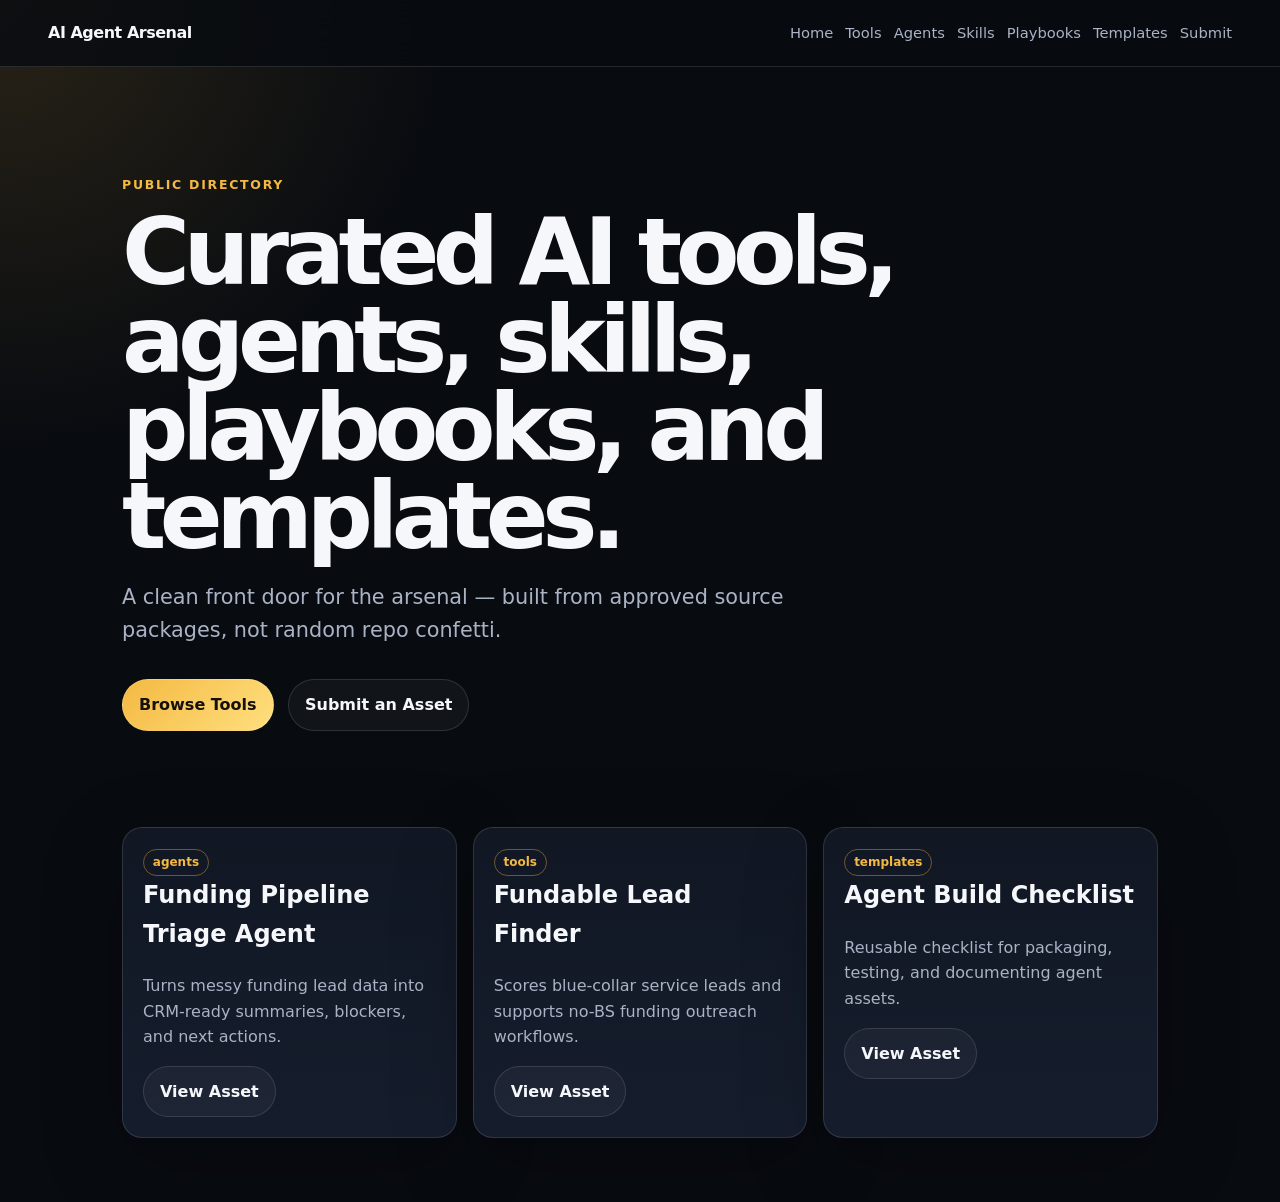
<file: directory/index.html>
<!doctype html>
<html lang="en">
<head>
  <meta charset="utf-8">
  <meta name="viewport" content="width=device-width, initial-scale=1">
  <title>AI Agent Arsenal Directory</title>
  <link rel="stylesheet" href="./assets/css/styles.css">
</head>
<body>
  <header class="site-header">
    <a class="brand" href="./index.html">AI Agent Arsenal</a>
    <nav id="site-nav" aria-label="Primary navigation"></nav>
  </header>

  <main class="hero">
    <p class="eyebrow">Public Directory</p>
    <h1>Curated AI tools, agents, skills, playbooks, and templates.</h1>
    <p class="lede">A clean front door for the arsenal — built from approved source packages, not random repo confetti.</p>
    <div class="actions">
      <a class="button primary" href="./pages/tools.html">Browse Tools</a>
      <a class="button" href="./pages/submit.html">Submit an Asset</a>
    </div>
  </main>

  <section class="grid" id="featured-directory"></section>

  <script src="./assets/js/navigation.js"></script>
  <script src="./assets/js/directory.js"></script>
</body>
</html>
</file>
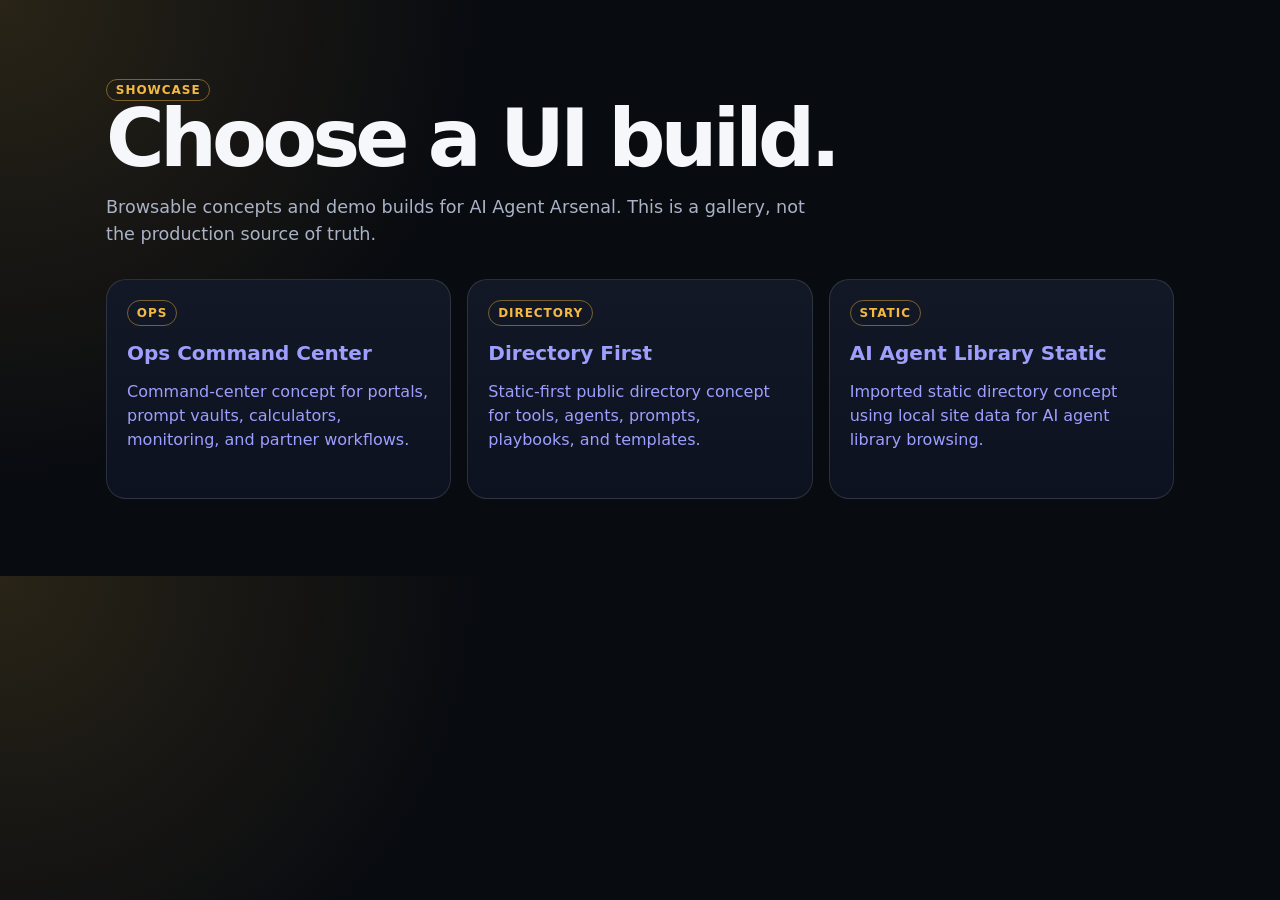
<file: showcase/index.html>
<!doctype html>
<html lang="en">
<head>
  <meta charset="utf-8">
  <meta name="viewport" content="width=device-width, initial-scale=1">
  <title>Showcase Builds | AI Agent Arsenal</title>
  <style>
    :root {
      color-scheme: dark;
      --bg: #080b10;
      --panel: #121826;
      --text: #f6f7fb;
      --muted: #aab3c5;
      --line: rgba(255, 255, 255, 0.12);
      --accent: #f4b942;
    }

    * { box-sizing: border-box; }

    body {
      margin: 0;
      font-family: Inter, ui-sans-serif, system-ui, -apple-system, BlinkMacSystemFont, "Segoe UI", sans-serif;
      line-height: 1.5;
      background: radial-gradient(circle at top left, rgba(244, 185, 66, 0.14), transparent 30rem), var(--bg);
      color: var(--text);
    }

    main {
      max-width: 1100px;
      margin: 0 auto;
      padding: clamp(2rem, 6vw, 5rem) 1rem;
    }

    h1 {
      margin: 0;
      font-size: clamp(2.5rem, 8vw, 5rem);
      line-height: 0.95;
      letter-spacing: -0.06em;
    }

    p {
      max-width: 720px;
      color: var(--muted);
      font-size: 1.1rem;
    }

    .grid {
      display: grid;
      grid-template-columns: repeat(auto-fit, minmax(240px, 1fr));
      gap: 1rem;
      margin-top: 2rem;
    }

    .card {
      display: flex;
      flex-direction: column;
      gap: 0.75rem;
      min-height: 220px;
      padding: 1.25rem;
      border: 1px solid var(--line);
      border-radius: 1.25rem;
      background: linear-gradient(180deg, var(--panel), #0d1220);
      text-decoration: none;
    }

    .card:hover {
      border-color: rgba(244, 185, 66, 0.5);
    }

    .card strong {
      font-size: 1.25rem;
    }

    .badge {
      width: fit-content;
      border: 1px solid rgba(244, 185, 66, 0.45);
      border-radius: 999px;
      padding: 0.18rem 0.55rem;
      color: var(--accent);
      font-size: 0.75rem;
      font-weight: 800;
      text-transform: uppercase;
      letter-spacing: 0.08em;
    }
  </style>
</head>
<body>
  <main>
    <span class="badge">Showcase</span>
    <h1>Choose a UI build.</h1>
    <p>Browsable concepts and demo builds for AI Agent Arsenal. This is a gallery, not the production source of truth.</p>

    <section class="grid" aria-label="Available showcase builds">
      <a class="card" href="./builds/ops-command-center/index.html">
        <span class="badge">Ops</span>
        <strong>Ops Command Center</strong>
        <span>Command-center concept for portals, prompt vaults, calculators, monitoring, and partner workflows.</span>
      </a>

      <a class="card" href="./builds/directory-first/index.html">
        <span class="badge">Directory</span>
        <strong>Directory First</strong>
        <span>Static-first public directory concept for tools, agents, prompts, playbooks, and templates.</span>
      </a>

      <a class="card" href="./builds/ai-agent-library-static/index.html">
        <span class="badge">Static</span>
        <strong>AI Agent Library Static</strong>
        <span>Imported static directory concept using local site data for AI agent library browsing.</span>
      </a>
    </section>
  </main>
</body>
</html>
</file>
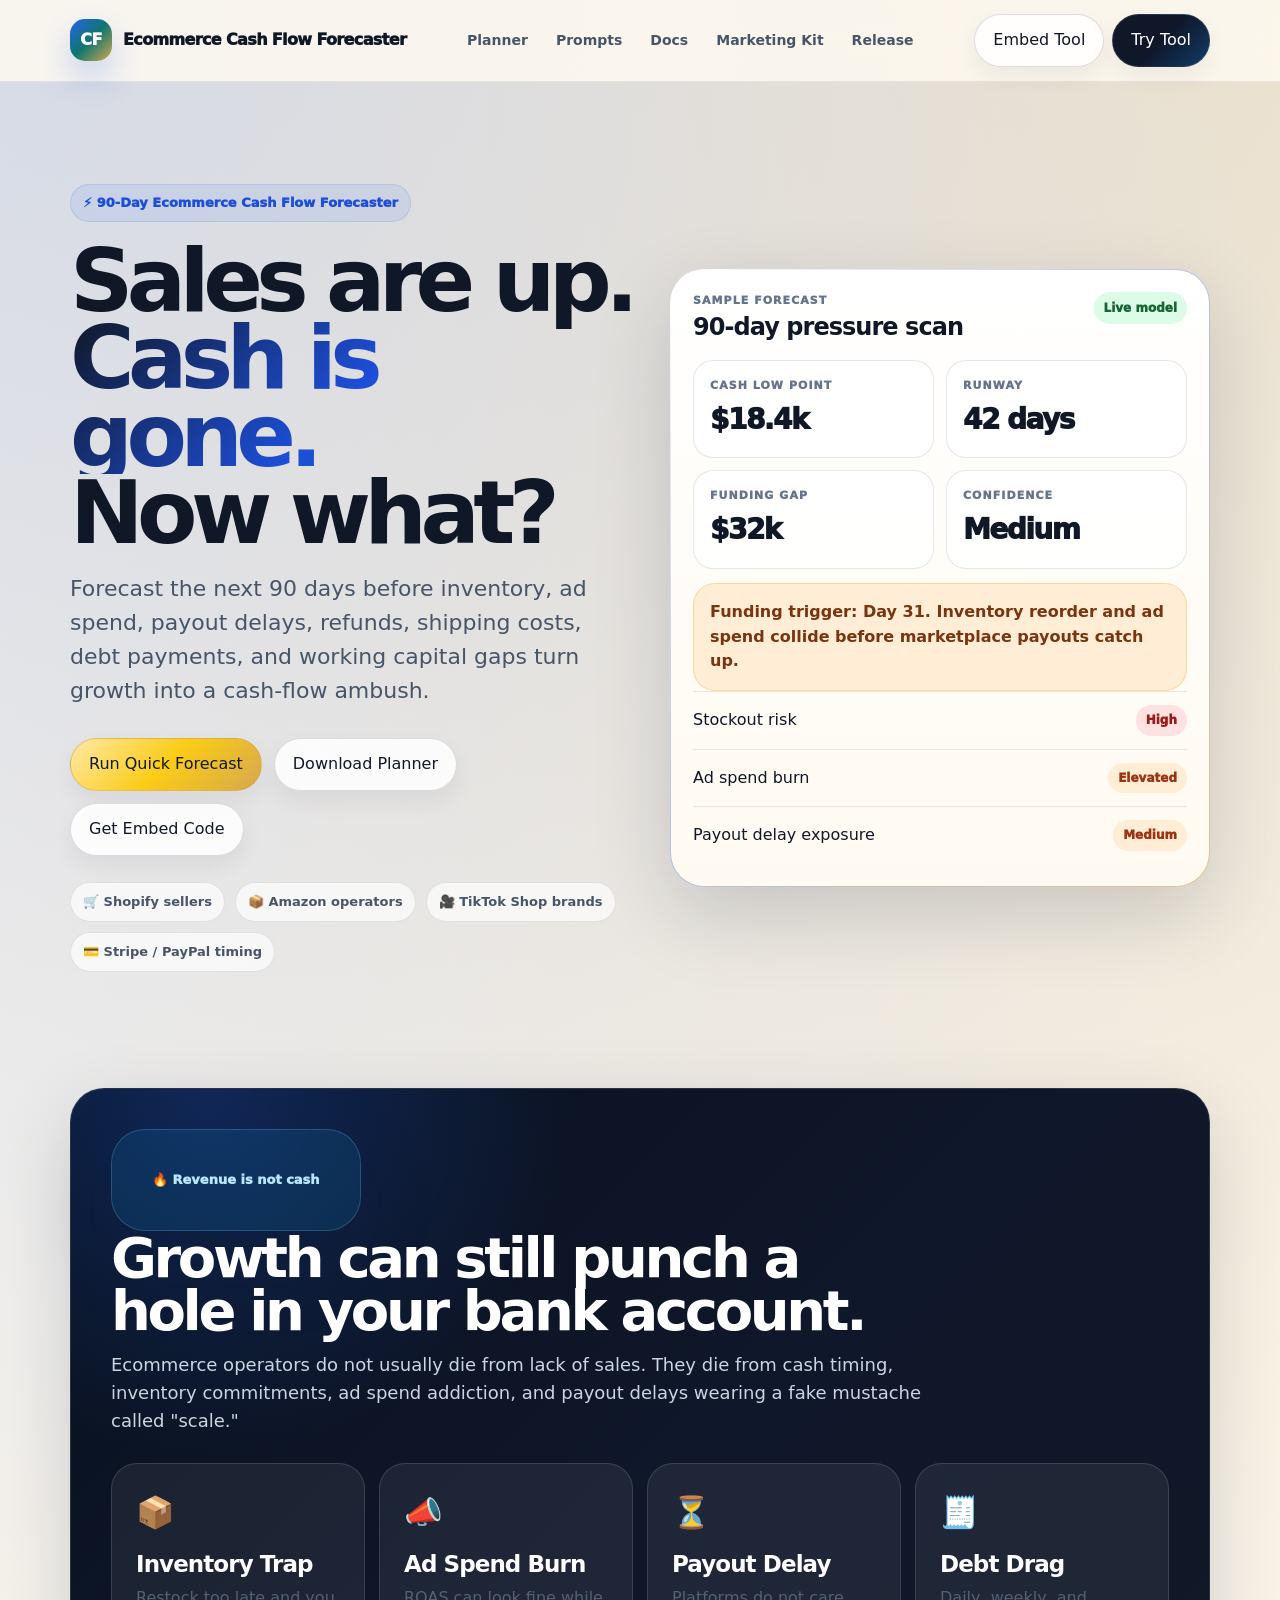
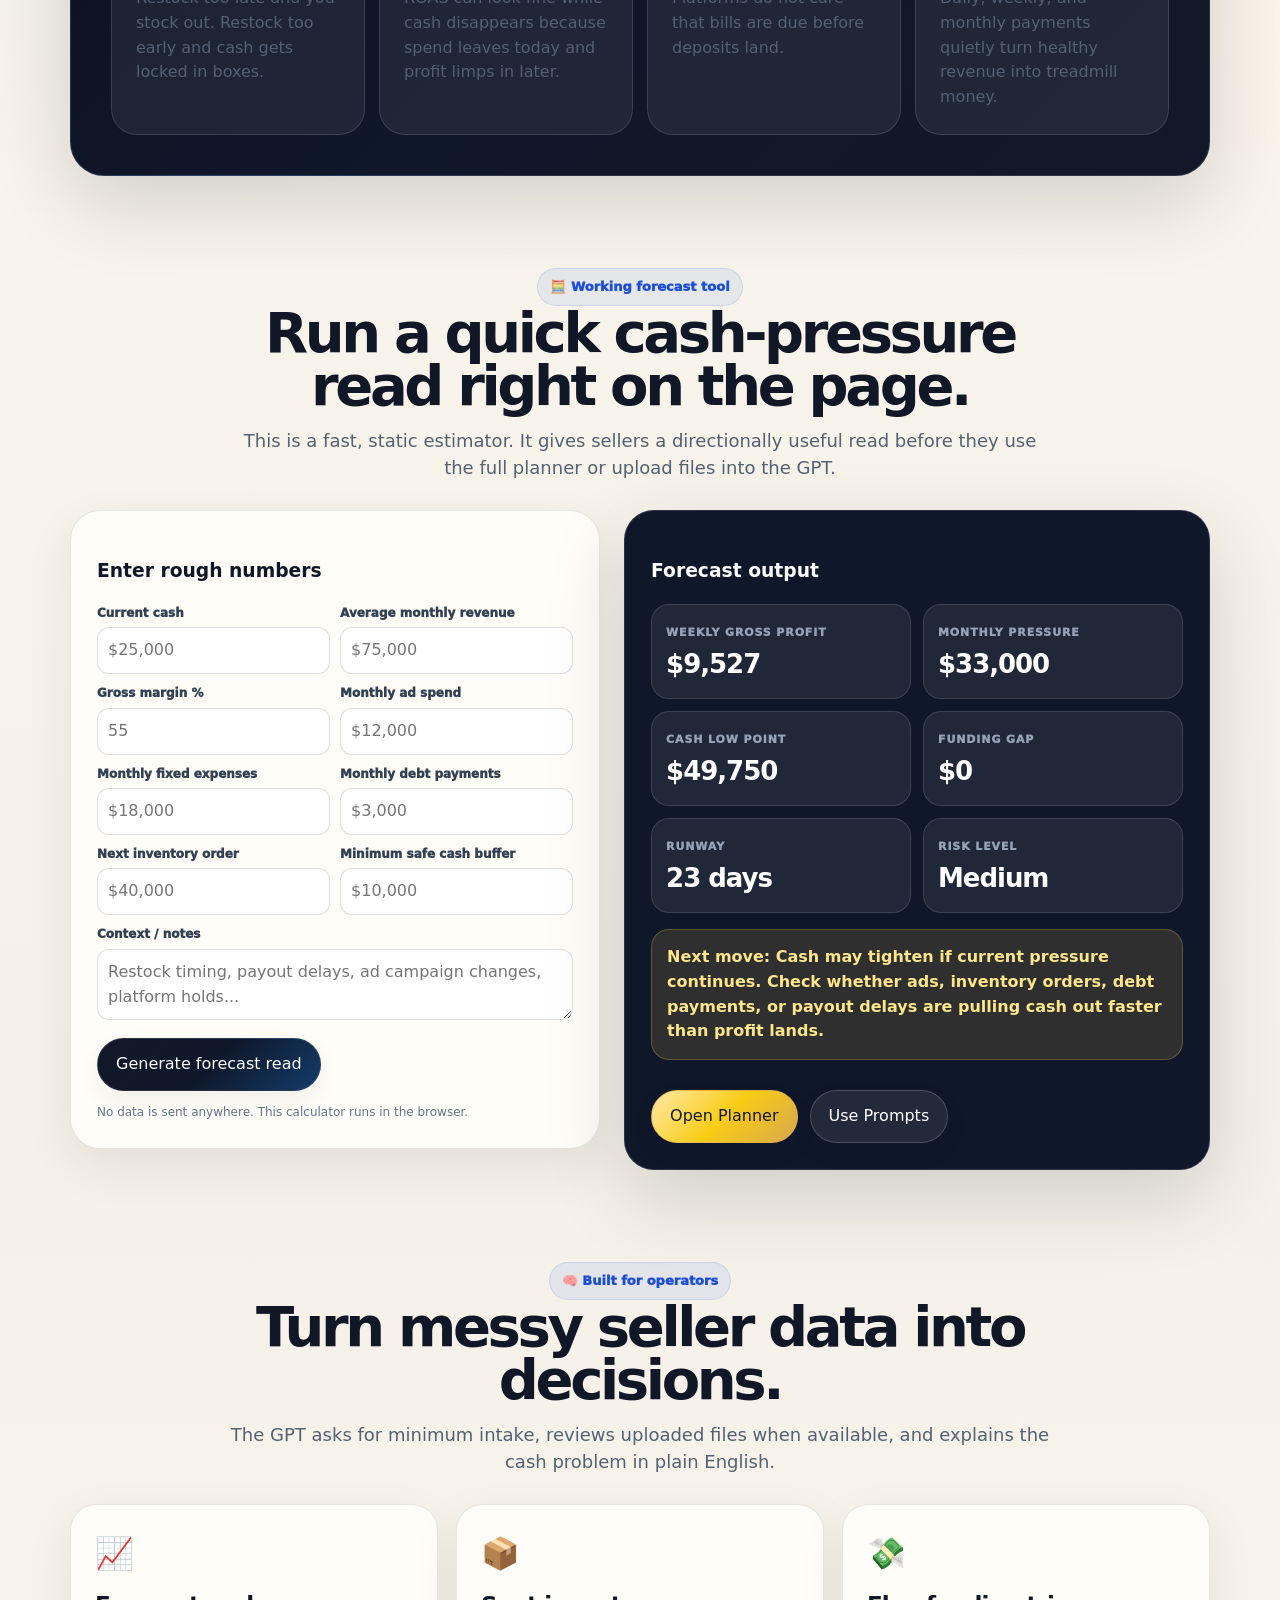
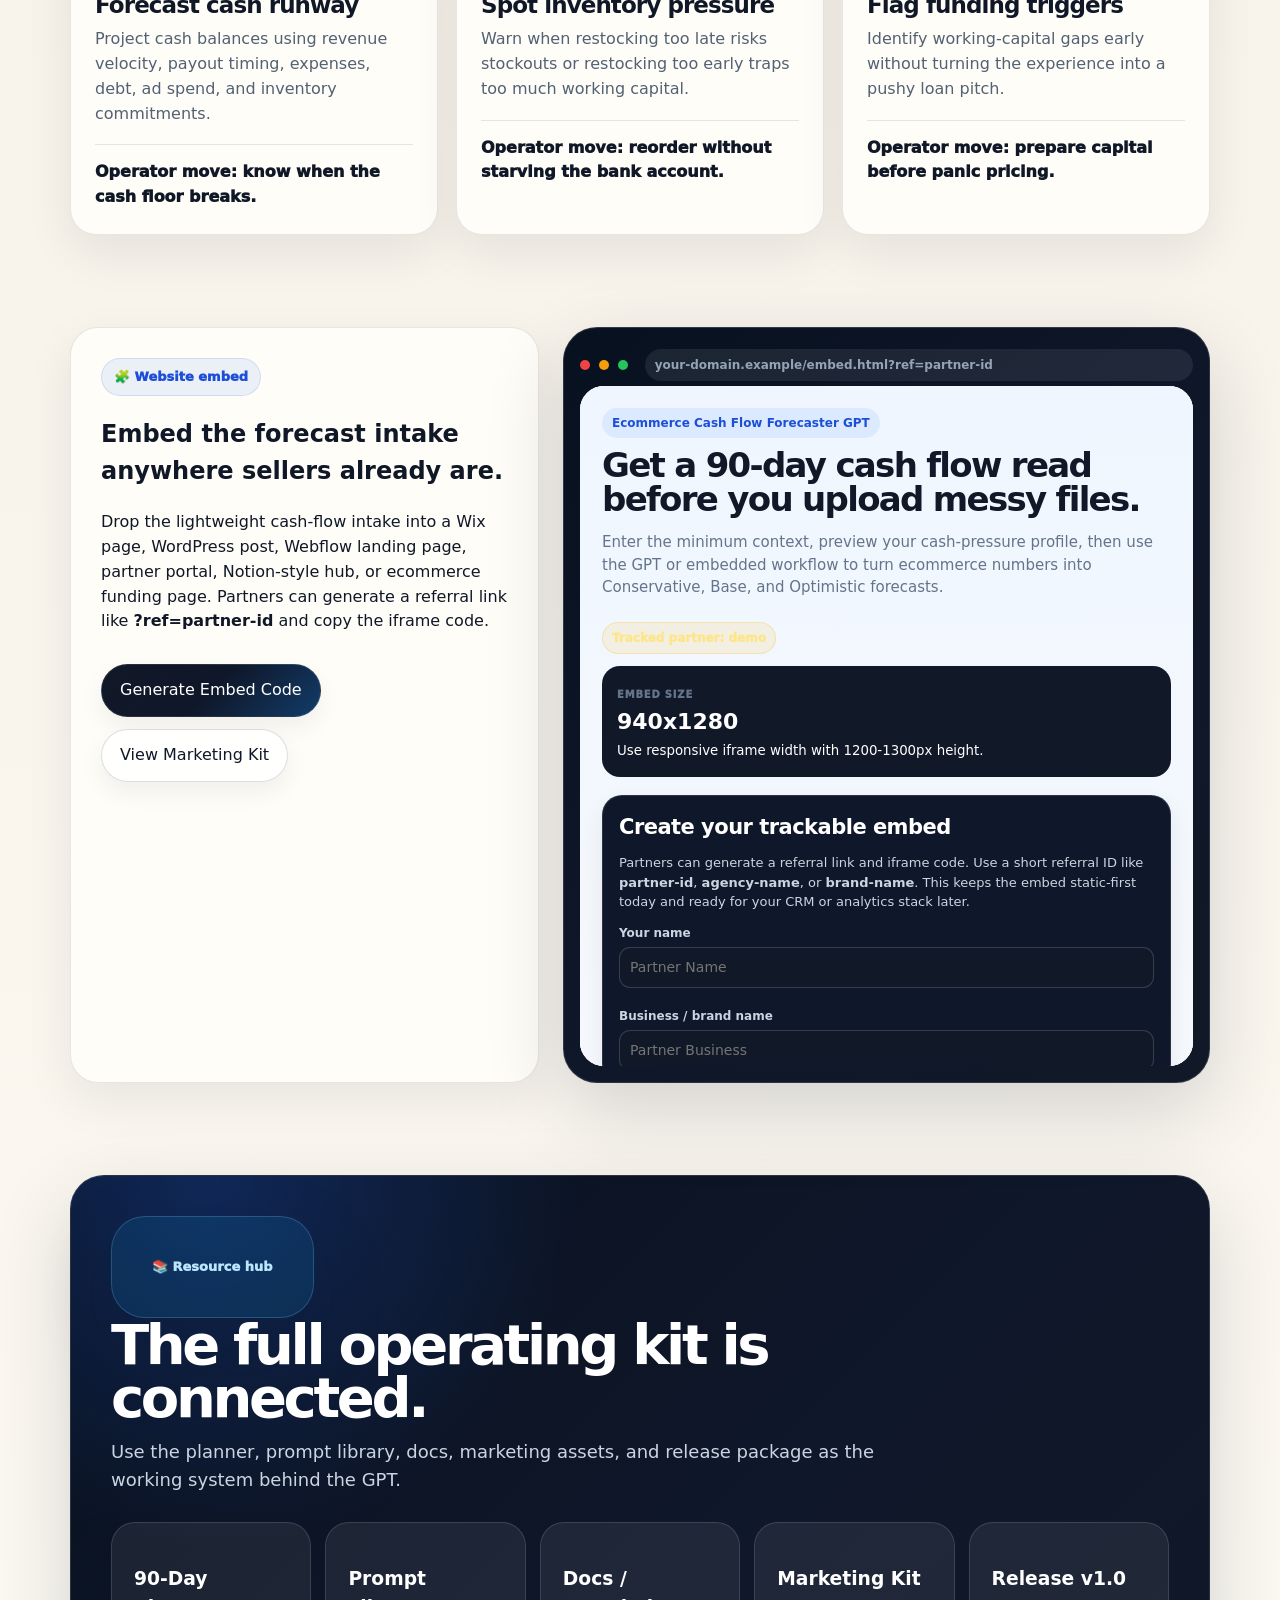
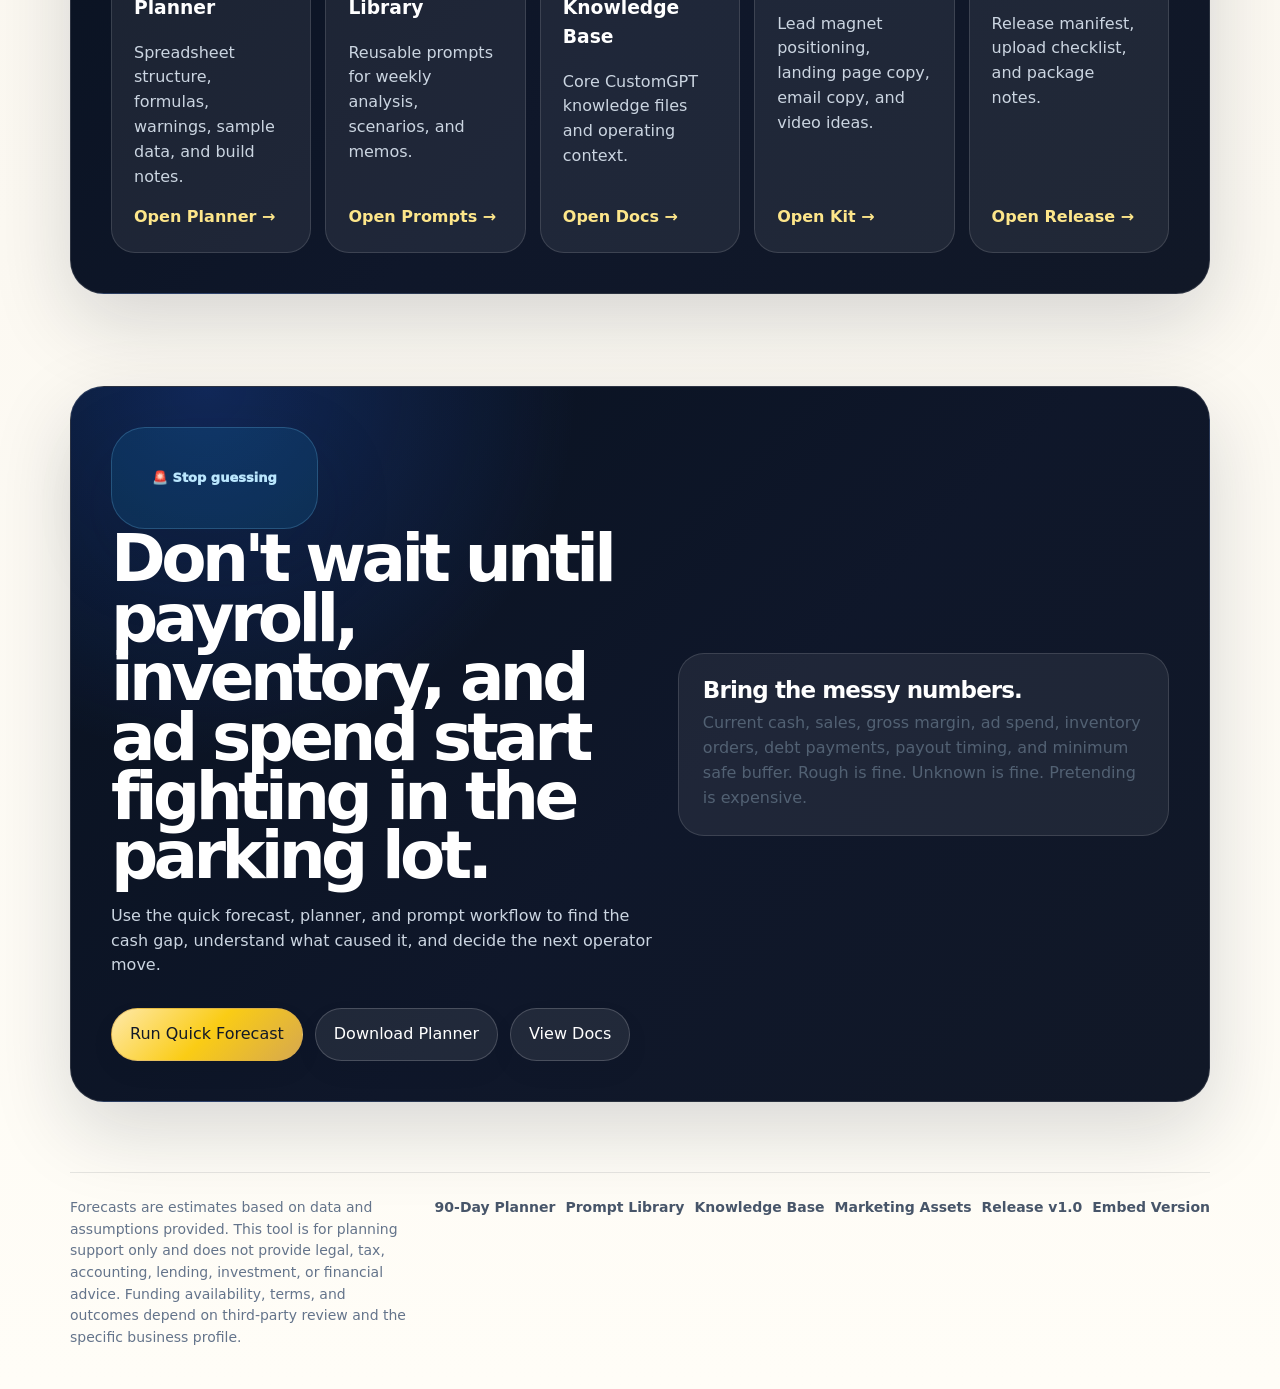
<file: examples/static-tools/ecommerce-cash-flow/index.html>
<!doctype html>
<!--
  Source: JFeimster/ecommerce-cash-flow
  Source path: index.html
  Status: curated-import example
  Safety changes: repo-specific nav links replaced with local anchors; hardcoded domain text replaced with placeholder.
-->
<html lang="en">
<head>
<meta charset="UTF-8" />
<meta name="viewport" content="width=device-width, initial-scale=1.0" />
<title>Ecommerce Cash Flow Forecaster GPT | 90-Day Cash Flow Planner for Online Sellers</title>
<meta name="description" content="A working ecommerce cash flow forecasting landing page for Shopify, Amazon, TikTok Shop, Etsy, and DTC sellers who need to spot inventory pressure, ad spend burn, payout delays, and working capital gaps before cash gets tight." />
<style>
:root{--bg:#f6f1e8;--paper:#fffdf7;--ink:#101828;--muted:#64748b;--line:rgba(15,23,42,.12);--dark:#08111f;--dark2:#0f172a;--blue:#2563eb;--green:#0f766e;--amber:#f59e0b;--red:#dc2626;--gold:#d6a84f;--shadow:0 28px 80px rgba(15,23,42,.16);--soft:0 18px 48px rgba(15,23,42,.08);--max:1180px}*{box-sizing:border-box}html{scroll-behavior:smooth}body{margin:0;color:var(--ink);font-family:Inter,ui-sans-serif,system-ui,-apple-system,BlinkMacSystemFont,"Segoe UI",sans-serif;line-height:1.55;background:radial-gradient(circle at top left,rgba(37,99,235,.18),transparent 29%),radial-gradient(circle at top right,rgba(214,168,79,.22),transparent 28%),linear-gradient(180deg,#fffaf0 0%,var(--bg) 44%,#fffdf7 100%)}a{color:inherit}.site-header{position:sticky;top:0;z-index:30;backdrop-filter:blur(18px);background:rgba(255,250,241,.82);border-bottom:1px solid rgba(15,23,42,.08)}.nav{max-width:var(--max);margin:auto;padding:14px 20px;display:flex;align-items:center;justify-content:space-between;gap:18px}.brand{display:flex;align-items:center;gap:11px;text-decoration:none;font-weight:950;letter-spacing:-.04em}.logo{width:42px;height:42px;border-radius:15px;display:grid;place-items:center;color:#fff;background:linear-gradient(135deg,#2563eb,#0f766e,#d6a84f);box-shadow:0 16px 32px rgba(37,99,235,.24)}.links,.actions{display:flex;align-items:center;gap:8px;flex-wrap:wrap}.links a{padding:9px 10px;border-radius:999px;color:#475569;text-decoration:none;font-weight:850;font-size:14px}.links a:hover{background:rgba(15,23,42,.06);color:#111827}.btn{display:inline-flex;align-items:center;justify-content:center;gap:9px;border-radius:999px;padding:13px 18px;font-weight:950;text-decoration:none;border:1px solid rgba(15,23,42,.14);background:rgba(255,255,255,.86);box-shadow:0 10px 24px rgba(15,23,42,.06);cursor:pointer;font:inherit}.btn.primary{color:#fff;background:linear-gradient(135deg,#111827,#0f172a,#123c69);border-color:rgba(255,255,255,.1)}.btn.gold{color:#111827;background:linear-gradient(135deg,#ffe9aa,#facc15,#d6a84f);border-color:rgba(214,168,79,.55)}.btn.ghost{color:#fff;background:rgba(255,255,255,.08);border-color:rgba(255,255,255,.18)}.shell{max-width:var(--max);margin:auto;padding:54px 20px 70px}.hero{display:grid;grid-template-columns:1.02fr .98fr;gap:38px;align-items:center;padding:48px 0 24px}.eyebrow{display:inline-flex;gap:8px;align-items:center;padding:8px 12px;border-radius:999px;background:rgba(37,99,235,.09);color:#1d4ed8;font-size:13px;font-weight:950;border:1px solid rgba(37,99,235,.14)}.eyebrow.dark{color:#bae6fd;background:rgba(14,165,233,.12);border-color:rgba(125,211,252,.22)}h1{font-size:clamp(48px,7.8vw,88px);line-height:.88;letter-spacing:-.075em;margin:20px 0;color:#101828}h1 span{display:block;color:transparent;background:linear-gradient(135deg,#111827,#1d4ed8,#0f766e);-webkit-background-clip:text;background-clip:text}.lead{font-size:clamp(18px,2.1vw,22px);color:#475569;max-width:720px;margin:0}.cta{display:flex;gap:12px;flex-wrap:wrap;margin-top:30px}.trust{display:flex;gap:10px;flex-wrap:wrap;margin-top:26px}.chip{border:1px solid rgba(15,23,42,.1);background:rgba(255,255,255,.68);border-radius:999px;padding:9px 12px;color:#475569;font-size:13px;font-weight:850}.dash{border-radius:34px;padding:1px;background:linear-gradient(135deg,#fff,rgba(37,99,235,.28),rgba(214,168,79,.55));box-shadow:var(--shadow)}.dash-in{border-radius:33px;background:linear-gradient(180deg,#fff,#fffaf1);padding:22px}.dash-top{display:flex;justify-content:space-between;gap:16px;margin-bottom:18px}.dash h2{font-size:24px;line-height:1.05;letter-spacing:-.04em;margin:6px 0 2px}.status{border-radius:999px;padding:7px 10px;background:#dcfce7;color:#166534;font-size:12px;font-weight:950;height:max-content}.metrics{display:grid;grid-template-columns:repeat(2,1fr);gap:12px}.metric{border:1px solid rgba(15,23,42,.1);border-radius:20px;padding:16px;background:rgba(255,255,255,.84)}.label{display:block;font-size:11px;color:#64748b;text-transform:uppercase;letter-spacing:.095em;font-weight:950}.value{display:block;font-size:28px;font-weight:950;margin-top:4px;letter-spacing:-.055em}.alert{margin-top:14px;padding:16px;border-radius:22px;background:#ffedd5;border:1px solid rgba(245,158,11,.28);color:#78350f;font-weight:800}.risk{display:flex;justify-content:space-between;align-items:center;border-top:1px solid rgba(15,23,42,.09);padding:13px 0}.pill{border-radius:999px;padding:6px 10px;font-size:12px;font-weight:950}.green{background:#dcfce7;color:#166534}.orange{background:#ffedd5;color:#9a3412}.red{background:#fee2e2;color:#991b1b}.section{margin-top:92px}.section-head{max-width:820px;margin-bottom:28px}.center{text-align:center;margin-left:auto;margin-right:auto}.section-head h2{font-size:clamp(34px,4.8vw,56px);letter-spacing:-.06em;line-height:.95;margin:0 0 14px}.section-head p{color:#526173;font-size:18px;margin:0}.dark{color:#fff;background:radial-gradient(circle at 12% 0%,rgba(37,99,235,.28),transparent 30%),linear-gradient(135deg,#08111f,#0f172a 55%,#111827);border-radius:34px;padding:40px;box-shadow:var(--shadow);border:1px solid rgba(255,255,255,.12)}.dark .section-head p,.dark p{color:#cbd5e1}.dark h2,.dark h3{color:#fff}.grid{display:grid;grid-template-columns:repeat(3,1fr);gap:18px}.pain{display:grid;grid-template-columns:repeat(4,1fr);gap:14px}.card{background:var(--paper);border:1px solid rgba(15,23,42,.1);border-radius:26px;padding:24px;box-shadow:var(--soft);transition:.18s ease}.card:hover{transform:translateY(-4px)}.dark .card{background:rgba(255,255,255,.065);border-color:rgba(255,255,255,.13);box-shadow:none}.icon{font-size:31px;margin-bottom:16px}.card h3{font-size:23px;line-height:1.08;letter-spacing:-.04em;margin:0 0 9px}.card p{margin:0;color:#526173}.operator{margin-top:18px;padding-top:15px;border-top:1px solid rgba(15,23,42,.1);font-weight:950}.dark .operator{border-color:rgba(255,255,255,.13)}.tool-layout{display:grid;grid-template-columns:.95fr 1.05fr;gap:24px;align-items:start}.tool-panel{background:#fffdf7;border:1px solid rgba(15,23,42,.1);border-radius:30px;padding:26px;box-shadow:var(--soft)}.tool-panel.dark-card{background:#0f172a;color:#fff;border-color:rgba(255,255,255,.12);box-shadow:var(--shadow)}.row{display:grid;grid-template-columns:1fr 1fr;gap:10px}.field{margin-bottom:10px}label{display:block;font-size:12px;font-weight:950;color:#334155;margin-bottom:5px}.tool-panel.dark-card label{color:#cbd5e1}input,textarea{width:100%;border:1px solid rgba(15,23,42,.14);border-radius:12px;padding:10px;font:inherit;background:#fff}textarea{min-height:70px;resize:vertical}.tool-panel.dark-card input,.tool-panel.dark-card textarea{background:#08111f;color:#fff;border-color:rgba(255,255,255,.14)}.result-grid{display:grid;grid-template-columns:repeat(2,1fr);gap:12px;margin-top:16px}.result{border:1px solid rgba(255,255,255,.13);background:rgba(255,255,255,.07);border-radius:18px;padding:14px}.result b{display:block;font-size:26px;letter-spacing:-.04em}.result span{color:#94a3b8;font-size:11px;text-transform:uppercase;letter-spacing:.08em;font-weight:950}.truth{margin-top:16px;border-radius:18px;padding:15px;background:rgba(245,196,81,.14);border:1px solid rgba(245,196,81,.26);color:#fde68a;font-weight:850}.embed-layout{display:grid;grid-template-columns:.84fr 1.16fr;gap:24px}.embed-copy{border-radius:28px;background:#fffdf7;border:1px solid rgba(15,23,42,.1);padding:30px;box-shadow:var(--soft)}.embed-device{border-radius:34px;padding:16px;background:linear-gradient(135deg,#08111f,#0f172a 55%,#111827);box-shadow:var(--shadow);border:1px solid rgba(255,255,255,.14)}.browser{height:42px;display:flex;align-items:center;gap:9px;color:#cbd5e1;font-size:12px;font-weight:850}.dot{width:10px;height:10px;border-radius:99px;background:#ef4444}.dot:nth-child(2){background:#f59e0b}.dot:nth-child(3){background:#22c55e}.url{margin-left:8px;flex:1;padding:7px 10px;border-radius:999px;background:rgba(255,255,255,.08);color:#94a3b8;overflow:hidden;text-overflow:ellipsis;white-space:nowrap}.iframe-wrap{height:680px;overflow:hidden;border-radius:24px;background:#fff}.iframe-wrap iframe{display:block;width:100%;height:100%;border:0;background:#fff}.resource-grid{display:grid;grid-template-columns:repeat(5,1fr);gap:14px}.resource{min-height:220px;display:flex;flex-direction:column;justify-content:space-between;text-decoration:none;padding:22px;border-radius:24px;background:rgba(255,255,255,.07);border:1px solid rgba(255,255,255,.13)}.resource strong{color:#fde68a}.final{display:grid;grid-template-columns:1.05fr .95fr;gap:24px;align-items:center}.final h2{font-size:clamp(36px,5.8vw,66px);line-height:.9;letter-spacing:-.07em;margin:0 0 18px}.footer{max-width:var(--max);margin:auto;padding:0 20px 40px;color:#64748b;font-size:14px}.footer-inner{border-top:1px solid rgba(15,23,42,.1);padding-top:24px;display:grid;grid-template-columns:1fr auto;gap:20px}.footer p{margin:0;max-width:760px}.footer-links{display:flex;gap:10px;flex-wrap:wrap;justify-content:flex-end}.footer-links a{color:#475569;text-decoration:none;font-weight:850}@media(max-width:1080px){.nav{align-items:flex-start;flex-direction:column}.hero,.tool-layout,.embed-layout,.final{grid-template-columns:1fr}.pain,.grid,.resource-grid{grid-template-columns:repeat(2,1fr)}}@media(max-width:720px){.shell{padding:34px 16px 54px}.links,.actions,.btn{width:100%}.btn{justify-content:center}.hero{padding-top:28px}.metrics,.pain,.grid,.resource-grid,.row,.result-grid{grid-template-columns:1fr}.dark{padding:28px 18px;border-radius:28px}.iframe-wrap{height:560px}.footer-inner{grid-template-columns:1fr}.footer-links{justify-content:flex-start}}
</style>
</head>
<body>
<header class="site-header"><nav class="nav" aria-label="Primary navigation"><a class="brand" href="./"><span class="logo">CF</span><span>Ecommerce Cash Flow Forecaster</span></a><div class="links"><a href="#planner-template">Planner</a><a href="#prompt-pack">Prompts</a><a href="#knowledge-assets">Docs</a><a href="#marketing-templates">Marketing Kit</a><a href="#release-checklist">Release</a></div><div class="actions"><a class="btn" href="embed.html">Embed Tool</a><a class="btn primary" href="#forecast-tool">Try Tool</a></div></nav></header>
<main class="shell">
<section class="hero"><div><span class="eyebrow">⚡ 90-Day Ecommerce Cash Flow Forecaster</span><h1>Sales are up. <span>Cash is gone.</span> Now what?</h1><p class="lead">Forecast the next 90 days before inventory, ad spend, payout delays, refunds, shipping costs, debt payments, and working capital gaps turn growth into a cash-flow ambush.</p><div class="cta"><a class="btn gold" href="#forecast-tool">Run Quick Forecast</a><a class="btn" href="#planner-template">Download Planner</a><a class="btn" href="embed.html">Get Embed Code</a></div><div class="trust"><span class="chip">🛒 Shopify sellers</span><span class="chip">📦 Amazon operators</span><span class="chip">🎥 TikTok Shop brands</span><span class="chip">💳 Stripe / PayPal timing</span></div></div><aside class="dash"><div class="dash-in"><div class="dash-top"><div><span class="label">Sample forecast</span><h2>90-day pressure scan</h2></div><span class="status">Live model</span></div><div class="metrics"><div class="metric"><span class="label">Cash low point</span><span class="value">$18.4k</span></div><div class="metric"><span class="label">Runway</span><span class="value">42 days</span></div><div class="metric"><span class="label">Funding gap</span><span class="value">$32k</span></div><div class="metric"><span class="label">Confidence</span><span class="value">Medium</span></div></div><div class="alert"><strong>Funding trigger: Day 31.</strong> Inventory reorder and ad spend collide before marketplace payouts catch up.</div><div><div class="risk"><span>Stockout risk</span><span class="pill red">High</span></div><div class="risk"><span>Ad spend burn</span><span class="pill orange">Elevated</span></div><div class="risk"><span>Payout delay exposure</span><span class="pill orange">Medium</span></div></div></div></aside></section>

<section class="section dark"><div class="section-head"><span class="eyebrow dark">🔥 Revenue is not cash</span><h2>Growth can still punch a hole in your bank account.</h2><p>Ecommerce operators do not usually die from lack of sales. They die from cash timing, inventory commitments, ad spend addiction, and payout delays wearing a fake mustache called "scale."</p></div><div class="pain"><article class="card"><div class="icon">📦</div><h3>Inventory Trap</h3><p>Restock too late and you stock out. Restock too early and cash gets locked in boxes.</p></article><article class="card"><div class="icon">📣</div><h3>Ad Spend Burn</h3><p>ROAS can look fine while cash disappears because spend leaves today and profit limps in later.</p></article><article class="card"><div class="icon">⏳</div><h3>Payout Delay</h3><p>Platforms do not care that bills are due before deposits land.</p></article><article class="card"><div class="icon">🧾</div><h3>Debt Drag</h3><p>Daily, weekly, and monthly payments quietly turn healthy revenue into treadmill money.</p></article></div></section>

<section class="section" id="forecast-tool"><div class="section-head center"><span class="eyebrow">🧮 Working forecast tool</span><h2>Run a quick cash-pressure read right on the page.</h2><p>This is a fast, static estimator. It gives sellers a directionally useful read before they use the full planner or upload files into the GPT.</p></div><div class="tool-layout"><section class="tool-panel"><h3>Enter rough numbers</h3><div class="row"><div class="field"><label>Current cash</label><input id="toolCash" placeholder="$25,000"></div><div class="field"><label>Average monthly revenue</label><input id="toolRevenue" placeholder="$75,000"></div></div><div class="row"><div class="field"><label>Gross margin %</label><input id="toolMargin" placeholder="55"></div><div class="field"><label>Monthly ad spend</label><input id="toolAds" placeholder="$12,000"></div></div><div class="row"><div class="field"><label>Monthly fixed expenses</label><input id="toolFixed" placeholder="$18,000"></div><div class="field"><label>Monthly debt payments</label><input id="toolDebt" placeholder="$3,000"></div></div><div class="row"><div class="field"><label>Next inventory order</label><input id="toolInventory" placeholder="$40,000"></div><div class="field"><label>Minimum safe cash buffer</label><input id="toolBuffer" placeholder="$10,000"></div></div><div class="field"><label>Context / notes</label><textarea id="toolNotes" placeholder="Restock timing, payout delays, ad campaign changes, platform holds..."></textarea></div><button class="btn primary" type="button" onclick="runLandingForecast()">Generate forecast read</button><p style="font-size:12px;color:#64748b;margin:12px 0 0">No data is sent anywhere. This calculator runs in the browser.</p></section><aside class="tool-panel dark-card"><h3>Forecast output</h3><div class="result-grid"><div class="result"><span>Weekly gross profit</span><b id="outProfit">$9,526</b></div><div class="result"><span>Monthly pressure</span><b id="outPressure">$33,000</b></div><div class="result"><span>Cash low point</span><b id="outLow">$18,250</b></div><div class="result"><span>Funding gap</span><b id="outGap">$0</b></div><div class="result"><span>Runway</span><b id="outRunway">23 days</b></div><div class="result"><span>Risk level</span><b id="outRisk">Medium</b></div></div><div class="truth" id="outAction"><strong>Next move:</strong> Confirm inventory timing, payout delays, and ad spend before scaling. The quick read is directional, not decision-grade.</div><div class="cta"><a class="btn gold" href="#planner-template">Open Planner</a><a class="btn ghost" href="#prompt-pack">Use Prompts</a></div></aside></div></section>

<section class="section"><div class="section-head center"><span class="eyebrow">🧠 Built for operators</span><h2>Turn messy seller data into decisions.</h2><p>The GPT asks for minimum intake, reviews uploaded files when available, and explains the cash problem in plain English.</p></div><div class="grid"><article class="card"><div class="icon">📈</div><h3>Forecast cash runway</h3><p>Project cash balances using revenue velocity, payout timing, expenses, debt, ad spend, and inventory commitments.</p><div class="operator">Operator move: know when the cash floor breaks.</div></article><article class="card"><div class="icon">📦</div><h3>Spot inventory pressure</h3><p>Warn when restocking too late risks stockouts or restocking too early traps too much working capital.</p><div class="operator">Operator move: reorder without starving the bank account.</div></article><article class="card"><div class="icon">💸</div><h3>Flag funding triggers</h3><p>Identify working-capital gaps early without turning the experience into a pushy loan pitch.</p><div class="operator">Operator move: prepare capital before panic pricing.</div></article></div></section>

<section class="section" id="embed"><div class="embed-layout"><div class="embed-copy"><span class="eyebrow">🧩 Website embed</span><h2>Embed the forecast intake anywhere sellers already are.</h2><p>Drop the lightweight cash-flow intake into a Wix page, WordPress post, Webflow landing page, partner portal, Notion-style hub, or ecommerce funding page. Partners can generate a referral link like <strong>?ref=partner-id</strong> and copy the iframe code.</p><div class="cta"><a class="btn primary" href="embed.html">Generate Embed Code</a><a class="btn" href="#marketing-templates">View Marketing Kit</a></div></div><div class="embed-device"><div class="browser"><span class="dot"></span><span class="dot"></span><span class="dot"></span><span class="url">your-domain.example/embed.html?ref=partner-id</span></div><div class="iframe-wrap"><iframe src="embed.html?ref=demo" title="Ecommerce Cash Flow Forecaster embedded intake preview" loading="lazy"></iframe></div></div></div></section>

<section class="section dark"><div class="section-head"><span class="eyebrow dark">📚 Resource hub</span><h2>The full operating kit is connected.</h2><p>Use the planner, prompt library, docs, marketing assets, and release package as the working system behind the GPT.</p></div><div class="resource-grid"><a class="resource" href="#planner-template"><div><h3>90-Day Planner</h3><p>Spreadsheet structure, formulas, warnings, sample data, and build notes.</p></div><strong>Open Planner →</strong></a><a class="resource" href="#prompt-pack"><div><h3>Prompt Library</h3><p>Reusable prompts for weekly analysis, scenarios, and memos.</p></div><strong>Open Prompts →</strong></a><a class="resource" href="#knowledge-assets"><div><h3>Docs / Knowledge Base</h3><p>Core CustomGPT knowledge files and operating context.</p></div><strong>Open Docs →</strong></a><a class="resource" href="#marketing-templates"><div><h3>Marketing Kit</h3><p>Lead magnet positioning, landing page copy, email copy, and video ideas.</p></div><strong>Open Kit →</strong></a><a class="resource" href="#release-checklist"><div><h3>Release v1.0</h3><p>Release manifest, upload checklist, and package notes.</p></div><strong>Open Release →</strong></a></div></section>

<section class="section dark final"><div><span class="eyebrow dark">🚨 Stop guessing</span><h2>Don't wait until payroll, inventory, and ad spend start fighting in the parking lot.</h2><p>Use the quick forecast, planner, and prompt workflow to find the cash gap, understand what caused it, and decide the next operator move.</p><div class="cta"><a class="btn gold" href="#forecast-tool">Run Quick Forecast</a><a class="btn ghost" href="#planner-template">Download Planner</a><a class="btn ghost" href="#knowledge-assets">View Docs</a></div></div><aside class="card"><h3>Bring the messy numbers.</h3><p>Current cash, sales, gross margin, ad spend, inventory orders, debt payments, payout timing, and minimum safe buffer. Rough is fine. Unknown is fine. Pretending is expensive.</p></aside></section>
</main>
<footer class="footer"><div class="footer-inner"><p>Forecasts are estimates based on data and assumptions provided. This tool is for planning support only and does not provide legal, tax, accounting, lending, investment, or financial advice. Funding availability, terms, and outcomes depend on third-party review and the specific business profile.</p><nav class="footer-links" aria-label="Footer navigation"><a href="#planner-template">90-Day Planner</a><a href="#prompt-pack">Prompt Library</a><a href="#knowledge-assets">Knowledge Base</a><a href="#marketing-templates">Marketing Assets</a><a href="#release-checklist">Release v1.0</a><a href="embed.html">Embed Version</a></nav></div></footer>
<script>
function cashValue(id){const n=Number(String(document.getElementById(id).value||'').replace(/[^0-9.-]/g,''));return Number.isFinite(n)?n:0}
function money(n){return '$'+Math.round(n).toLocaleString()}
function runLandingForecast(){const cash=cashValue('toolCash')||25000;const revenue=cashValue('toolRevenue')||75000;const margin=(cashValue('toolMargin')||55)/100;const ads=cashValue('toolAds')||12000;const fixed=cashValue('toolFixed')||18000;const debt=cashValue('toolDebt')||3000;const inventory=cashValue('toolInventory')||0;const buffer=cashValue('toolBuffer')||10000;const weeklyGrossProfit=(revenue*margin)/4.33;const monthlyPressure=ads+fixed+debt+(inventory/3);const lowPoint=cash+(revenue*margin*3)-(monthlyPressure*3)-inventory;const gap=Math.max(0,buffer-lowPoint);const dailyOut=Math.max(1,monthlyPressure/30.4);const runway=Math.max(0,Math.round(cash/dailyOut));let risk='Low';let action='Cash looks workable on this rough pass. Confirm payout timing, inventory due dates, refund rate, debt schedule, and actual margin before making big moves.';if(gap>0||lowPoint<buffer){risk='High';action='Possible buffer breach. Review inventory timing, cap weak ads, confirm debt payments, and prepare a working-capital backup plan before the lowest-cash week.'}else if(monthlyPressure>revenue*margin*.75||runway<45){risk='Medium';action='Cash may tighten if current pressure continues. Check whether ads, inventory orders, debt payments, or payout delays are pulling cash out faster than profit lands.'}document.getElementById('outProfit').textContent=money(weeklyGrossProfit);document.getElementById('outPressure').textContent=money(monthlyPressure);document.getElementById('outLow').textContent=money(lowPoint);document.getElementById('outGap').textContent=money(gap);document.getElementById('outRunway').textContent=runway+' days';document.getElementById('outRisk').textContent=risk;document.getElementById('outAction').innerHTML='<strong>Next move:</strong> '+action}
runLandingForecast();
</script>
</body>
</html>
</file>
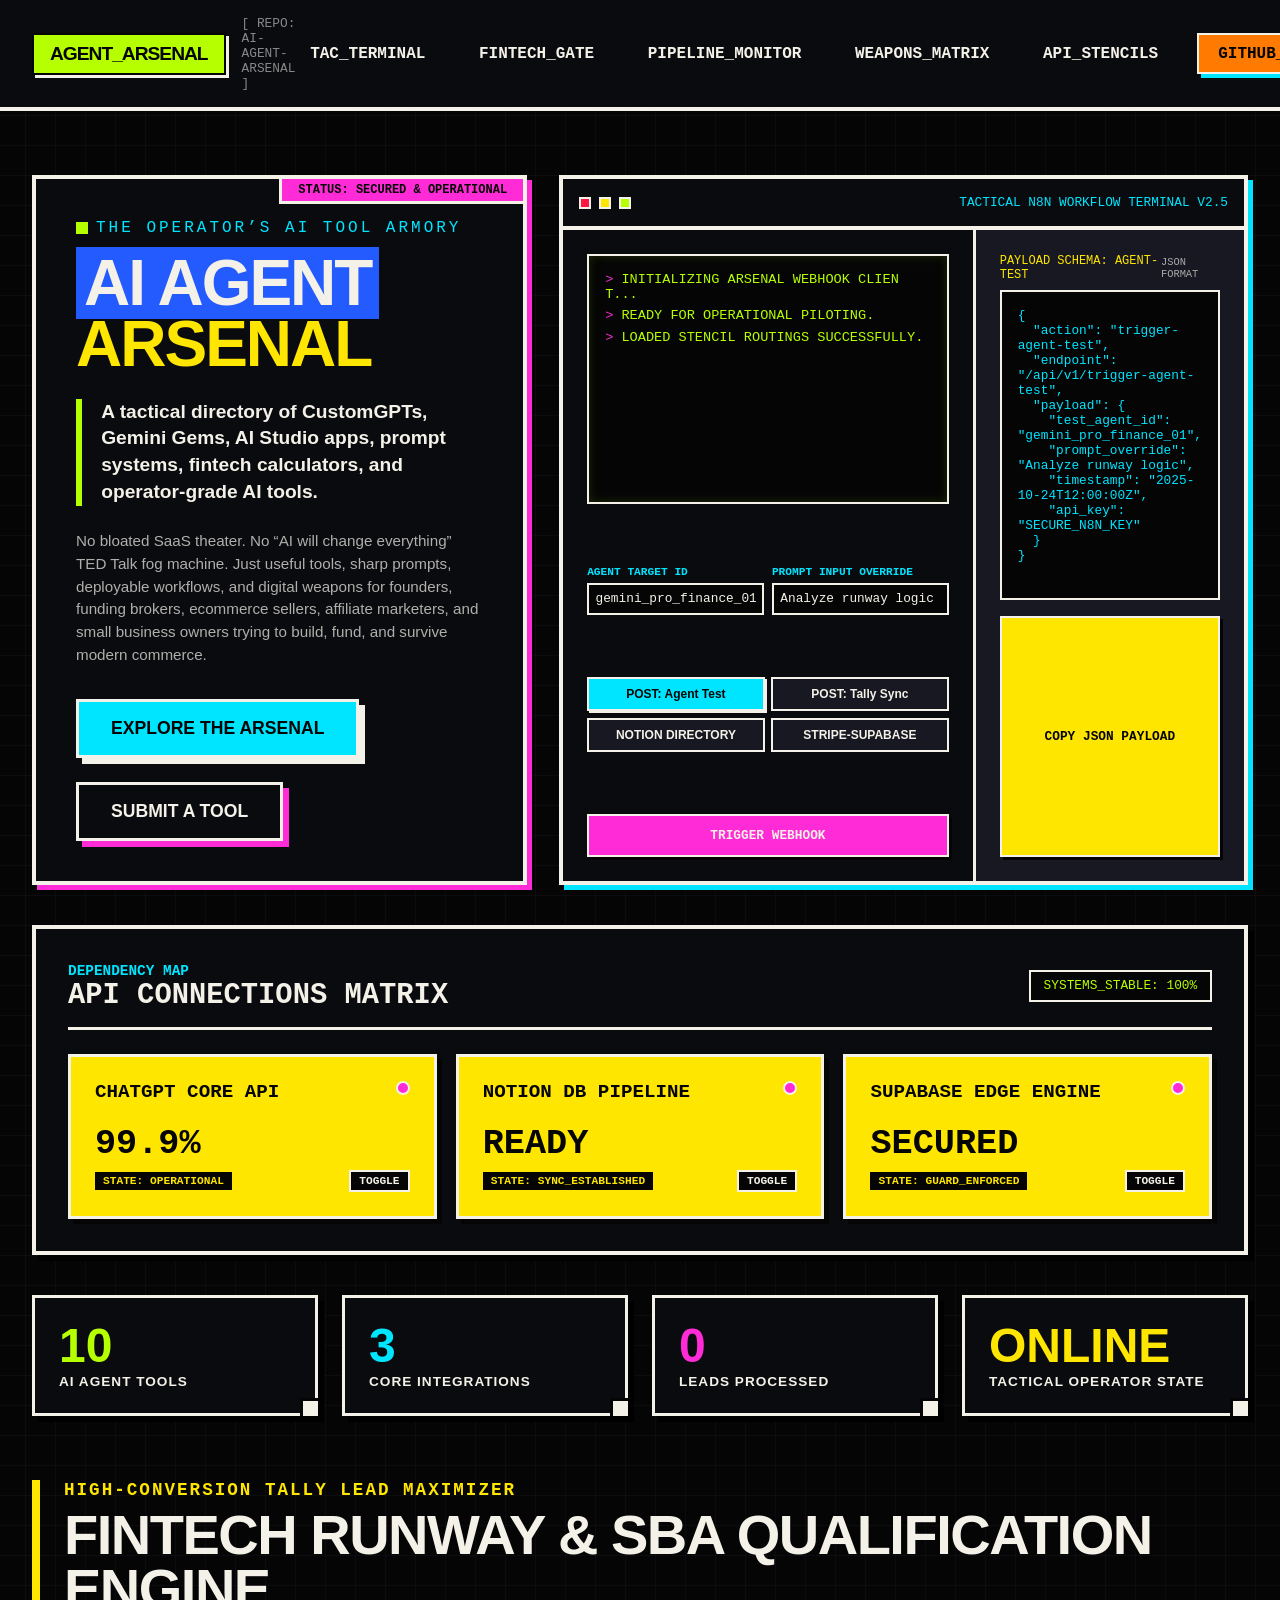
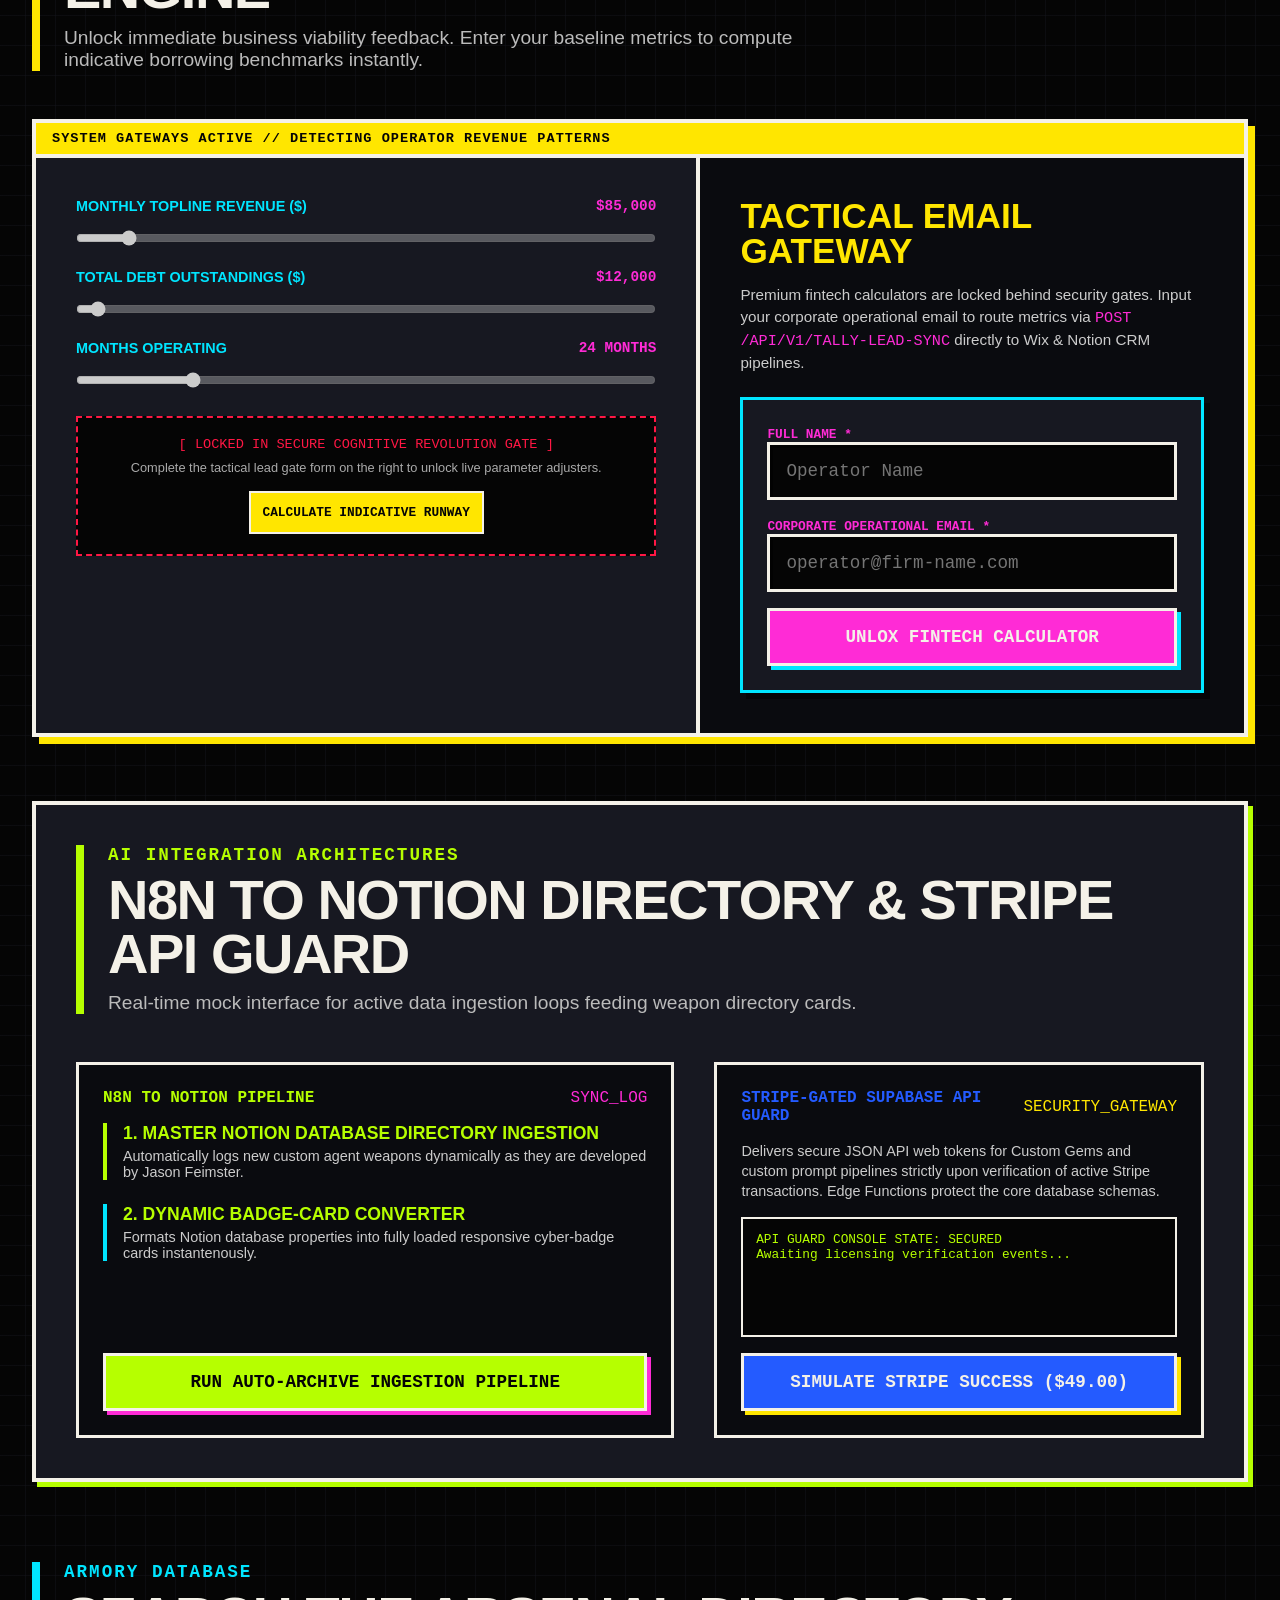
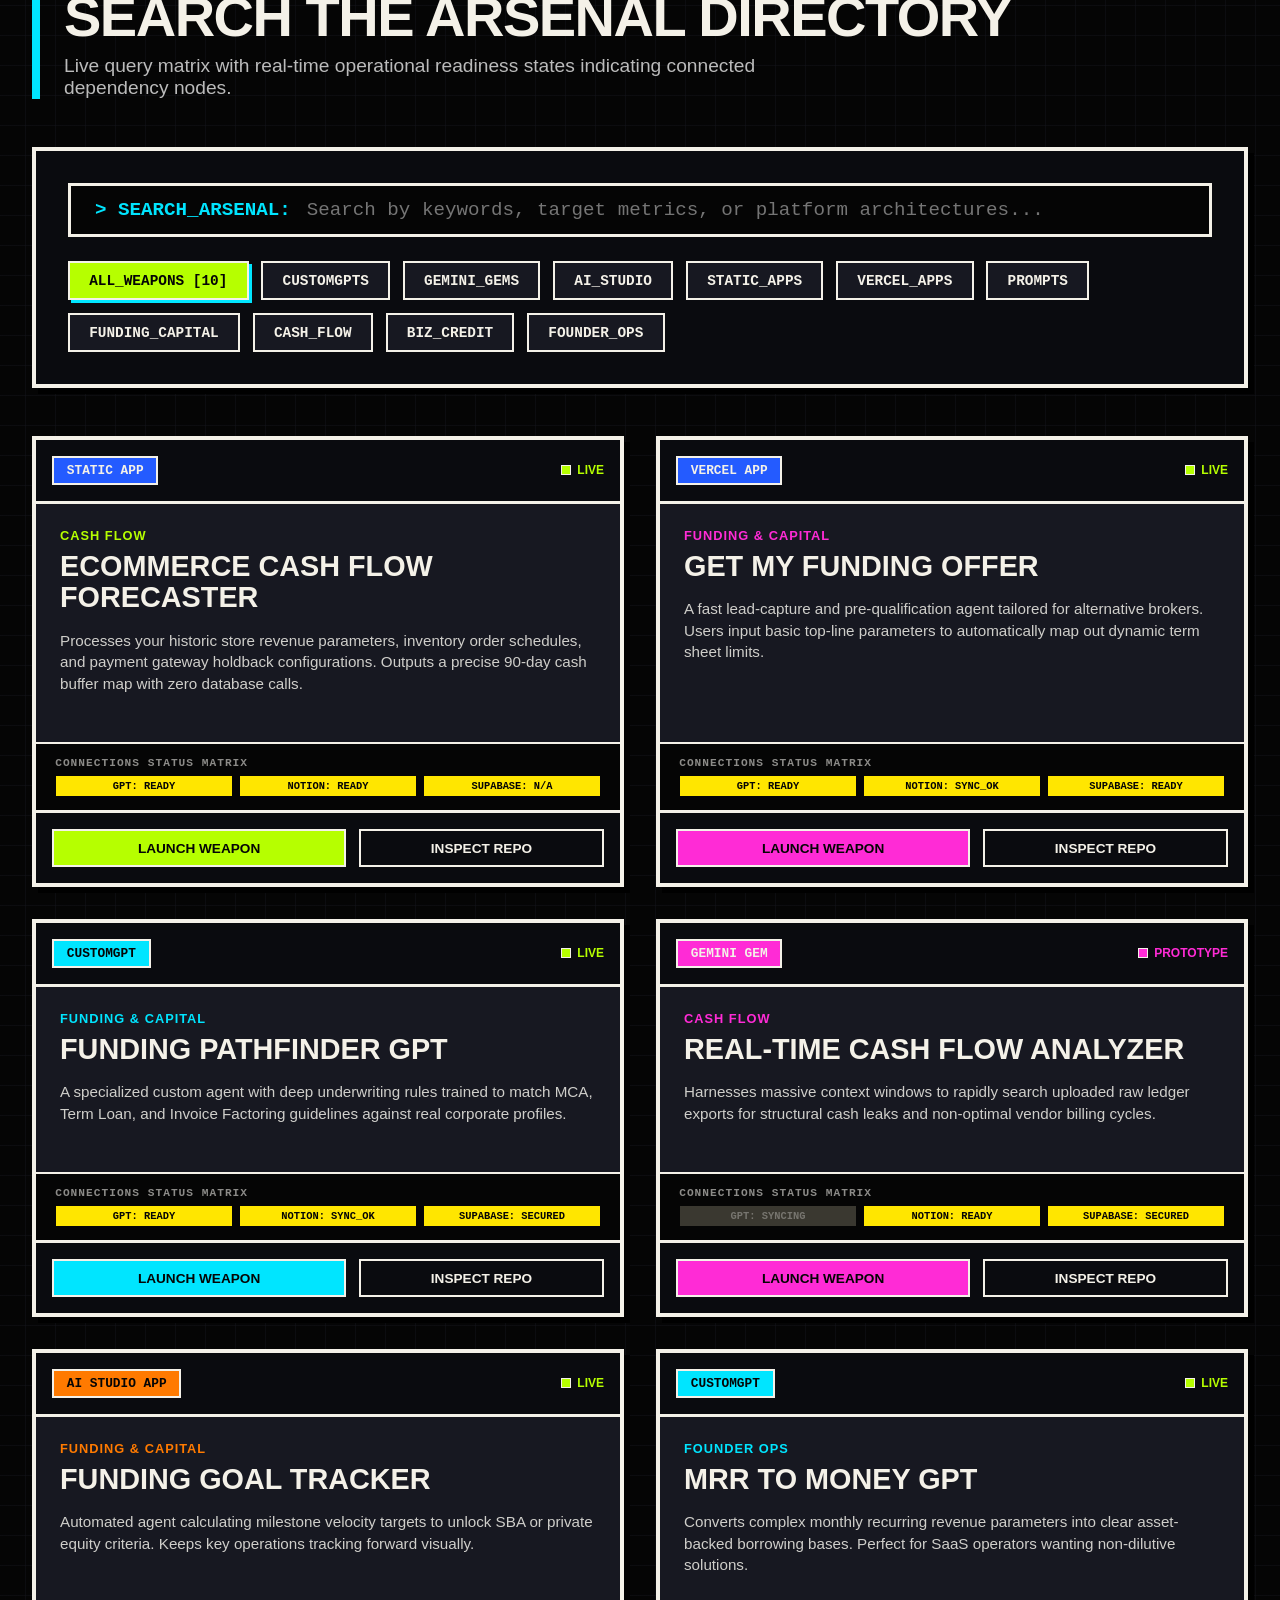
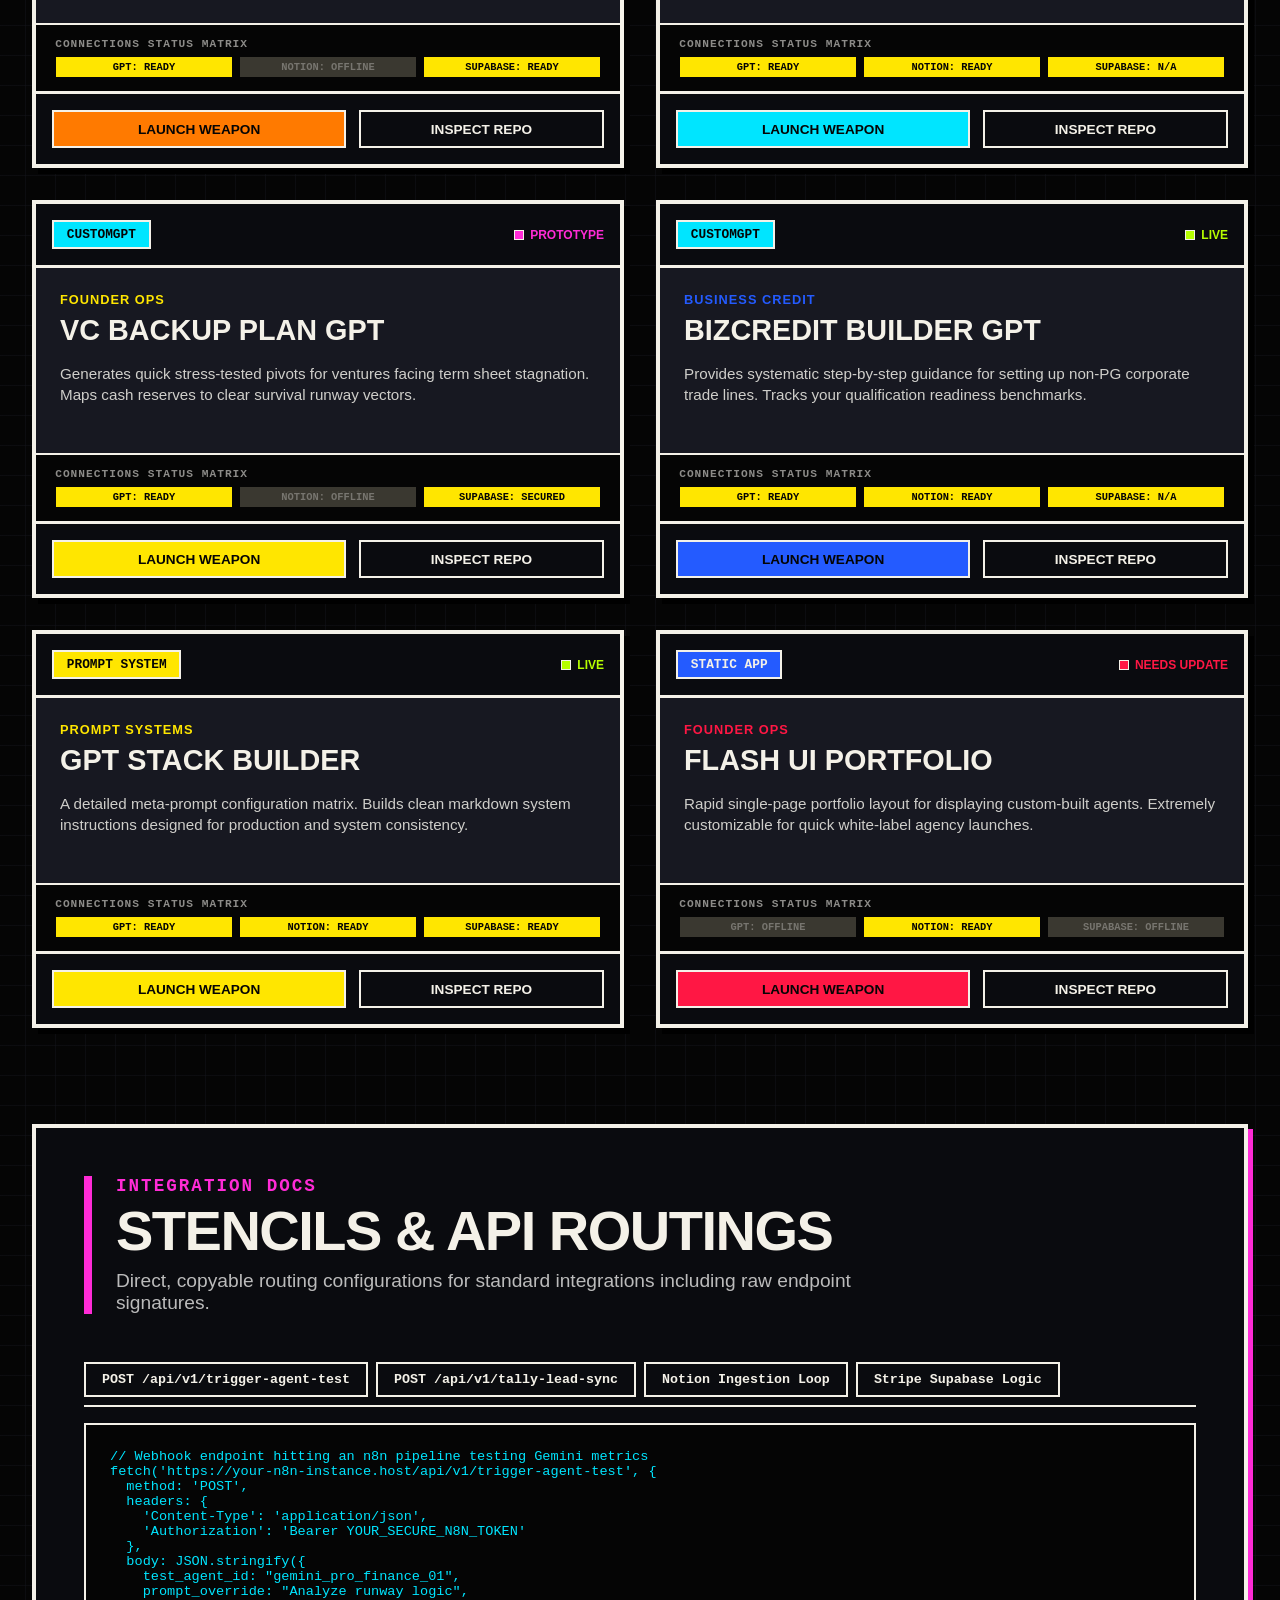
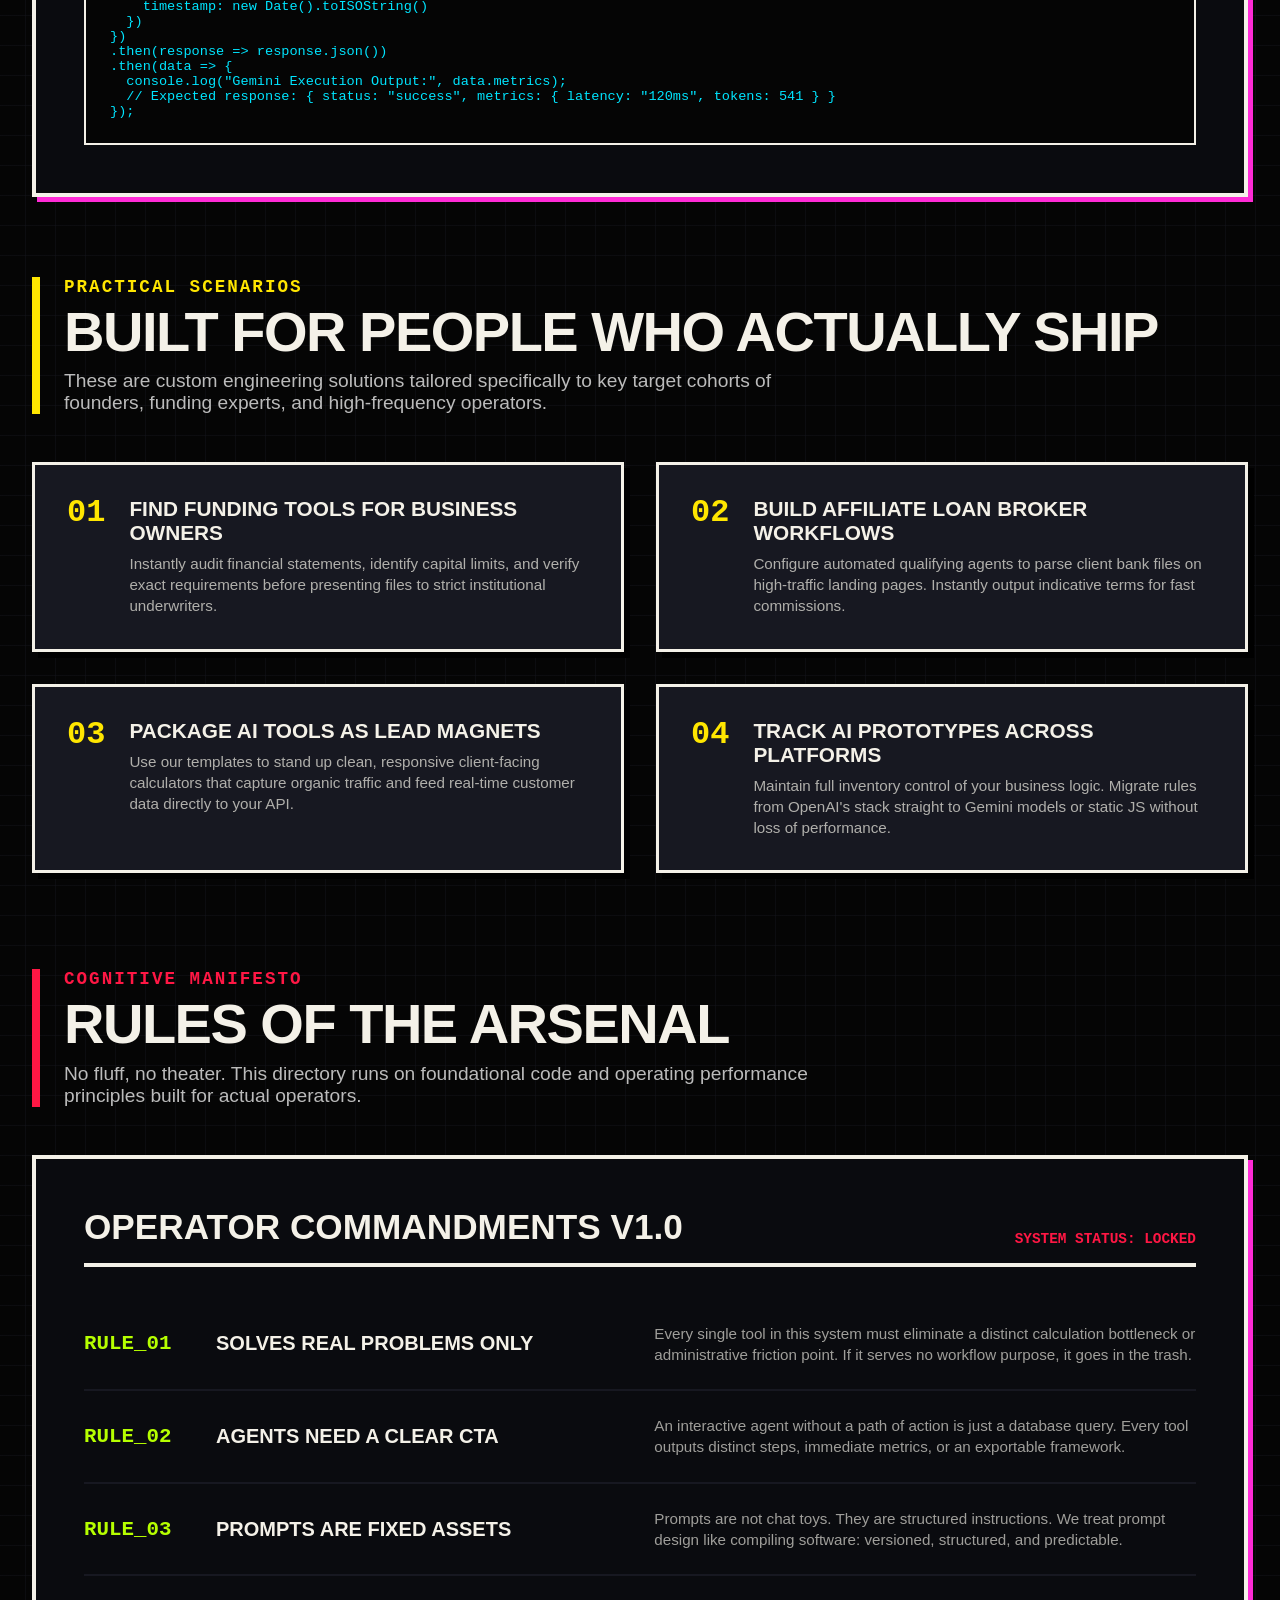
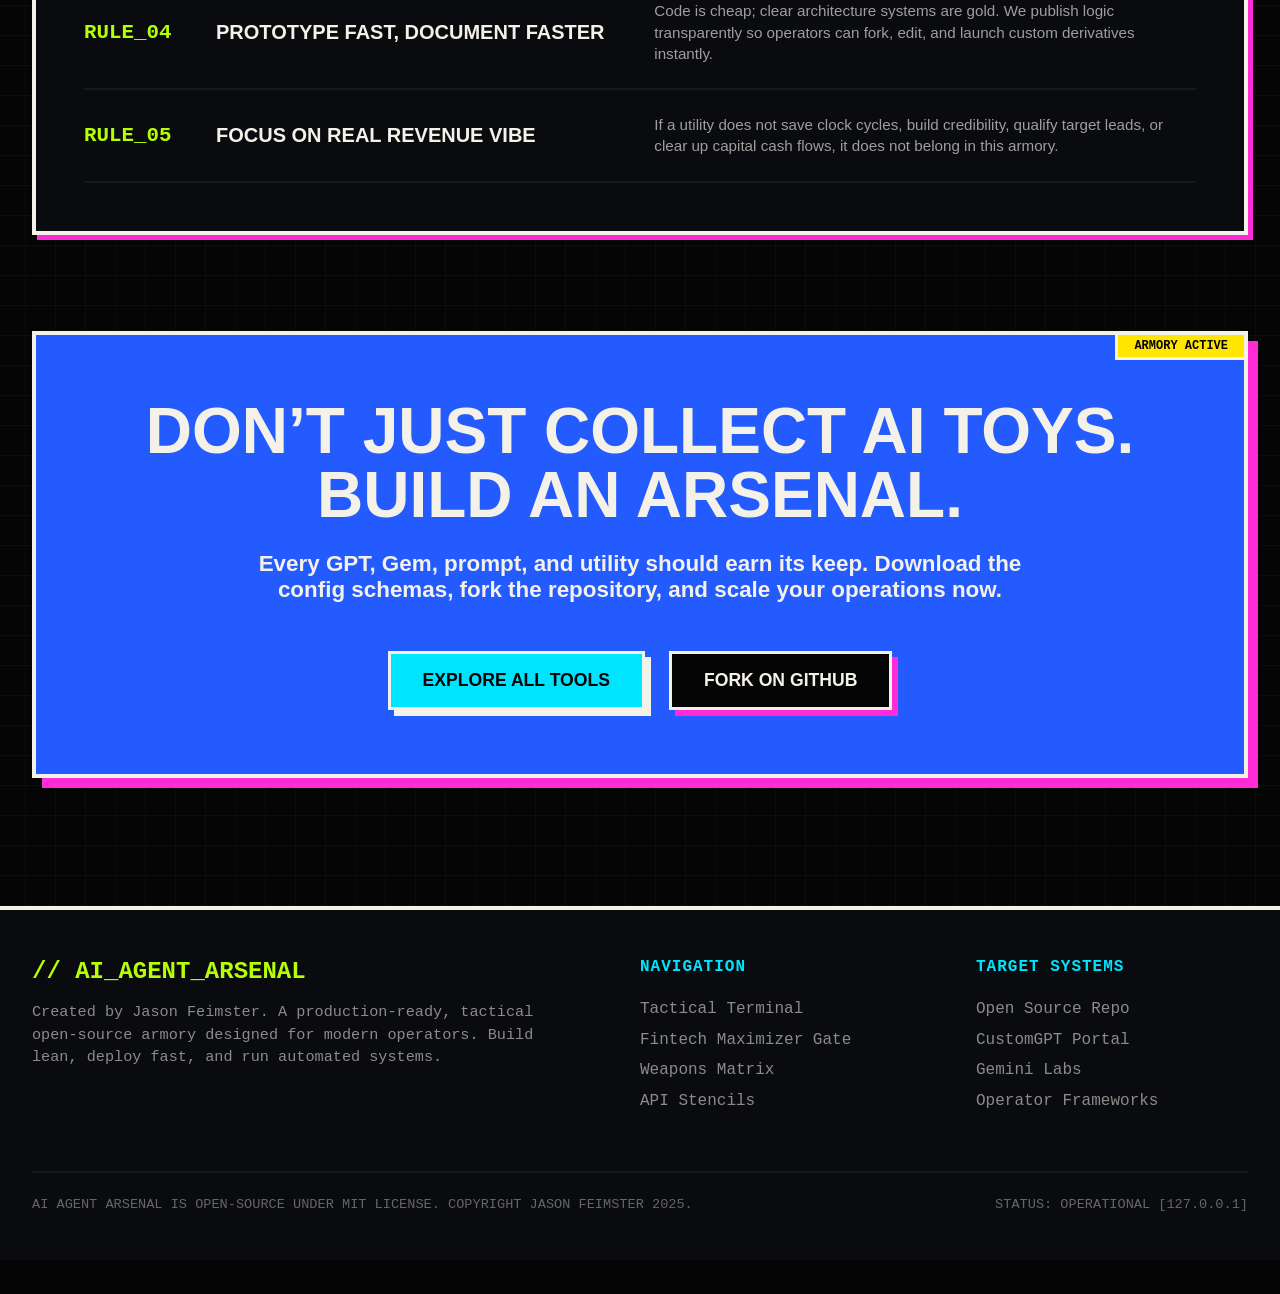
<file: showcase/builds/ops-command-center/index.html>
<!DOCTYPE html>
<html lang="en">
<head>
    <meta charset="UTF-8">
    <meta name="viewport" content="width=device-width, initial-scale=1.0">
    <title>Flash UI Export</title>
    <link rel="stylesheet" href="style.css">
</head>
<body>
<!-- STICKY TOP NAVIGATION BAR -->
  <nav class="terminal-nav">
    <div class="brand-group">
      <div class="brand-logo">AGENT_ARSENAL</div>
      <div class="brand-meta mono">[ REPO: ai-agent-arsenal ]</div>
    </div>
    <div class="nav-links">
      <a href="#tactical-terminal" class="nav-link mono">TAC_TERMINAL</a>
      <a href="#lead-maximizer" class="nav-link mono">FINTECH_GATE</a>
      <a href="#pipeline-section" class="nav-link mono">PIPELINE_MONITOR</a>
      <a href="#directory" class="nav-link mono">WEAPONS_MATRIX</a>
      <a href="#api-documentation" class="nav-link mono">API_STENCILS</a>
      <a href="https://github.com/jasonfeimster/ai-agent-arsenal" target="_blank" class="nav-cta mono">GITHUB_REPO</a>
    </div>
  </nav>

  <!-- MAIN WRAPPER -->
  <div class="container">

    <!-- TOP GRID: HERO & TACTICAL TERMINAL -->
    <div class="grid-dashboard-top">
      
      <!-- HERO SECTION -->
      <header class="hero-content">
        <div class="corner-tag mono">STATUS: SECURED & OPERATIONAL</div>
        
        <div class="hero-eyebrow mono">THE OPERATOR’S AI TOOL ARMORY</div>
        
        <h1 class="hero-title">
          <span class="accent-1">AI Agent</span>
          <span class="accent-2">Arsenal</span>
        </h1>

        <div class="hero-desc">
          A tactical directory of CustomGPTs, Gemini Gems, AI Studio apps, prompt systems, fintech calculators, and operator-grade AI tools.
        </div>

        <div class="hero-microcopy">
          No bloated SaaS theater. No “AI will change everything” TED Talk fog machine. Just useful tools, sharp prompts, deployable workflows, and digital weapons for founders, funding brokers, ecommerce sellers, affiliate marketers, and small business owners trying to build, fund, and survive modern commerce.
        </div>

        <div class="hero-actions">
          <a href="#directory" class="btn-brutal btn-cyan">Explore the Arsenal</a>
          <a href="https://github.com/jasonfeimster/ai-agent-arsenal" target="_blank" class="btn-brutal btn-outline">Submit a Tool</a>
        </div>
      </header>

      <!-- INTERACTIVE TACTICAL TERMINAL & PAYLOAD GENERATOR -->
      <section id="tactical-terminal" class="terminal-container">
        <div class="locker-header">
          <div class="locker-dots">
            <div class="locker-dot red"></div>
            <div class="locker-dot yellow"></div>
            <div class="locker-dot green"></div>
          </div>
          <span class="mono" style="font-size: 0.8rem; color: var(--cyan);">TACTICAL n8n WORKFLOW TERMINAL v2.5</span>
        </div>
        
        <div class="terminal-grid">
          <!-- Console log output -->
          <div class="terminal-console-pane">
            <div class="console-screen" id="consoleScreen">
              <div class="console-line"><span class="console-prefix">></span> INITIALIZING ARSENAL WEBHOOK CLIENT...</div>
              <div class="console-line"><span class="console-prefix">></span> READY FOR OPERATIONAL PILOTING.</div>
              <div class="console-line"><span class="console-prefix">></span> LOADED STENCIL ROUTINGS SUCCESSFULLY.</div>
            </div>

            <!-- Dynamic Input Customizer for the payload generator -->
            <div class="terminal-controls-subgrid">
              <div class="terminal-input-grp">
                <label class="mono">Agent Target ID</label>
                <input type="text" id="termAgentId" class="terminal-field" value="gemini_pro_finance_01" oninput="updateLivePayloadFromInputs()">
              </div>
              <div class="terminal-input-grp">
                <label class="mono">Prompt Input Override</label>
                <input type="text" id="termPrompt" class="terminal-field" value="Analyze runway logic" oninput="updateLivePayloadFromInputs()">
              </div>
            </div>

            <div class="terminal-workflow-selector">
              <button class="selector-btn active" onclick="selectWorkflow('agent-test')">POST: Agent Test</button>
              <button class="selector-btn" onclick="selectWorkflow('lead-sync')">POST: Tally Sync</button>
              <button class="selector-btn" onclick="selectWorkflow('notion-archive')">NOTION DIRECTORY</button>
              <button class="selector-btn" onclick="selectWorkflow('supabase-guard')">STRIPE-SUPABASE</button>
            </div>

            <div class="terminal-action-bar">
              <button class="terminal-btn terminal-btn-trigger mono" onclick="triggerWebhookMock()">TRIGGER WEBHOOK</button>
            </div>
          </div>

          <!-- Live Payload window -->
          <div class="terminal-payload-pane">
            <div class="payload-title-bar">
              <span class="mono" style="font-size:0.75rem; color:var(--yellow);" id="payloadTypeLabel">PAYLOAD SCHEMA: Agent-Test</span>
              <span class="mono" style="font-size:0.65rem; color:#aaa;">JSON FORMAT</span>
            </div>
            <div class="payload-code-area" id="payloadCodeArea">{
  "action": "trigger-agent-test",
  "endpoint": "/api/v1/trigger-agent-test",
  "payload": {
    "test_agent_id": "gemini_pro_finance_01",
    "prompt_override": "Analyze runway logic",
    "timestamp": "2025-10-24T12:00:00Z",
    "api_key": "SECURE_N8N_KEY"
  }
}</div>
            <button class="terminal-btn payload-btn-copy mono" onclick="copyPayload()">COPY JSON PAYLOAD</button>
          </div>
        </div>
      </section>
    </div>

    <!-- INTERACTIVE COMMAND STACK GRID (NEON-YELLOW READY MODULES WITH SERVICE LIVE-SWITCH CONTROLS) -->
    <section class="command-stack-grid">
      <div class="cs-title-bar">
        <div>
          <span class="mono" style="color: var(--cyan); font-weight: 800; font-size: 0.9rem;">DEPENDENCY MAP</span>
          <h3 class="mono" style="font-size: 1.8rem; line-height: 1; margin-top: 0.2rem;">API Connections Matrix</h3>
        </div>
        <div class="mono" id="systemStatusLabel" style="font-size: 0.8rem; background: var(--deep-black); color: var(--acid-green); padding: 0.4rem 0.8rem; border: 2px solid var(--off-white);">
          SYSTEMS_STABLE: 100%
        </div>
      </div>

      <div class="cs-grid">
        <!-- ChatGPT Node -->
        <div class="cs-card" id="csCardGPT">
          <div class="cs-card-header">
            <span class="cs-card-name mono">ChatGPT Core API</span>
            <div class="cs-pulse-indicator active" id="pulseGPT"></div>
          </div>
          <div>
            <div class="cs-metric-num mono" id="csValGPT">99.9%</div>
            <div class="cs-footer">
              <span class="cs-badge-label mono" id="stateLabelGPT">STATE: OPERATIONAL</span>
              <button class="cs-toggle-btn" onclick="toggleDependencyConnection('chatgpt')">TOGGLE</button>
            </div>
          </div>
        </div>

        <!-- Notion CRM Node -->
        <div class="cs-card" id="csCardNotion">
          <div class="cs-card-header">
            <span class="cs-card-name mono">Notion DB Pipeline</span>
            <div class="cs-pulse-indicator active" id="pulseNotion"></div>
          </div>
          <div>
            <div class="cs-metric-num mono" id="csValNotion">READY</div>
            <div class="cs-footer">
              <span class="cs-badge-label mono" id="stateLabelNotion">STATE: SYNC_ESTABLISHED</span>
              <button class="cs-toggle-btn" onclick="toggleDependencyConnection('notion')">TOGGLE</button>
            </div>
          </div>
        </div>

        <!-- Supabase API Node -->
        <div class="cs-card" id="csCardSupa">
          <div class="cs-card-header">
            <span class="cs-card-name mono">Supabase Edge Engine</span>
            <div class="cs-pulse-indicator active" id="pulseSupa"></div>
          </div>
          <div>
            <div class="cs-metric-num mono" id="csValSupa">SECURED</div>
            <div class="cs-footer">
              <span class="cs-badge-label mono" id="stateLabelSupa">STATE: GUARD_ENFORCED</span>
              <button class="cs-toggle-btn" onclick="toggleDependencyConnection('supabase')">TOGGLE</button>
            </div>
          </div>
        </div>
      </div>
    </section>

    <!-- PUNCHY STATS STRIP -->
    <div class="stats-strip">
      <div class="stat-card">
        <div class="stat-num c1" id="statCardToolsCount">10</div>
        <div class="stat-label">AI Agent Tools</div>
      </div>
      <div class="stat-card">
        <div class="stat-num c2">3</div>
        <div class="stat-label">Core Integrations</div>
      </div>
      <div class="stat-card">
        <div class="stat-num c3" id="statLeadsCount">0</div>
        <div class="stat-label">Leads Processed</div>
      </div>
      <div class="stat-card">
        <div class="stat-num c4" id="statStatusMsg">ONLINE</div>
        <div class="stat-label">Tactical Operator State</div>
      </div>
    </div>

    <!-- HIGH-CONTRAST TALLY LEAD MAXIMIZER (GATED FINTECH CALCULATOR WITH EMBEDDED CSS OVERRIDES) -->
    <section id="lead-maximizer">
      <div class="section-header" style="--accent: var(--yellow);">
        <div class="section-eyebrow mono">HIGH-CONVERSION TALLY LEAD MAXIMIZER</div>
        <h2 class="section-title">Fintech Runway & SBA Qualification Engine</h2>
        <p class="section-subtitle">Unlock immediate business viability feedback. Enter your baseline metrics to compute indicative borrowing benchmarks instantly.</p>
      </div>

      <div class="calculator-gate-container">
        <div class="gate-strip mono">SYSTEM GATEWAYS ACTIVE // DETECTING OPERATOR REVENUE PATTERNS</div>
        <div class="gate-grid">
          
          <!-- Left side: Locked/Unlocked Calculator Engine -->
          <div class="calculator-preview-side">
            <div class="calc-input-group">
              <label class="calc-label">Monthly Topline Revenue ($) <span id="valLabelRevenue" class="mono" style="color:var(--magenta); float:right;">$85,000</span></label>
              <input type="range" class="calc-range" id="calcRevenue" min="5000" max="1000000" step="5000" value="85000" disabled oninput="calculateRealtimeRunway()">
            </div>
            <div class="calc-input-group">
              <label class="calc-label">Total Debt Outstandings ($) <span id="valLabelDebt" class="mono" style="color:var(--magenta); float:right;">$12,000</span></label>
              <input type="range" class="calc-range" id="calcDebt" min="0" max="500000" step="2000" value="12000" disabled oninput="calculateRealtimeRunway()">
            </div>
            <div class="calc-input-group">
              <label class="calc-label">Months Operating <span id="valLabelMonths" class="mono" style="color:var(--magenta); float:right;">24 Months</span></label>
              <input type="range" class="calc-range" id="calcMonths" min="1" max="120" step="1" value="24" disabled oninput="calculateRealtimeRunway()">
            </div>

            <div class="calc-result-box" id="calcLockerMessage">
              <span class="mono" style="font-size: 0.85rem; color: var(--red); display: block; margin-bottom: 0.5rem;">[ LOCKED IN SECURE COGNITIVE REVOLUTION GATE ]</span>
              <p style="font-size: 0.8rem; color:#aaa; margin-bottom: 1rem;">Complete the tactical lead gate form on the right to unlock live parameter adjusters.</p>
              <button class="terminal-btn mono" style="background:var(--yellow); color: var(--deep-black); cursor: not-allowed;" disabled>CALCULATE INDICATIVE RUNWAY</button>
            </div>
          </div>

          <!-- Right side: Tactical Tally & Wix Lead Gate Overlay (Simulating Tally style with overrides) -->
          <div class="lead-gate-overlay" id="tallyLeadGate">
            <div class="lead-gate-title">TACTICAL EMAIL GATEWAY</div>
            <p class="lead-gate-desc">
              Premium fintech calculators are locked behind security gates. Input your corporate operational email to route metrics via <span class="mono" style="color: var(--magenta);">POST /api/v1/tally-lead-sync</span> directly to Wix & Notion CRM pipelines.
            </p>

            <!-- Embedded Tally Custom Form Simulation -->
            <form class="tally-form-override" onsubmit="handleTallyLeadSync(event)">
              <div>
                <label class="tally-field-label mono">Full Name *</label>
                <input type="text" id="leadName" class="tally-input" placeholder="Operator Name" required>
              </div>
              <div>
                <label class="tally-field-label mono">Corporate Operational Email *</label>
                <input type="email" id="leadEmail" class="tally-input" placeholder="operator@firm-name.com" required>
              </div>
              <button type="submit" class="tally-submit-btn mono">UNLOX FINTECH CALCULATOR</button>
            </form>
          </div>

          <!-- Successful Gate Access Mode -->
          <div class="lead-gate-overlay" id="gateUnlockedPane" style="display: none;">
            <div class="lead-gate-title" style="color: var(--acid-green);">ACCESS GRANTED</div>
            <p class="lead-gate-desc">
              Fintech parameters authorized. Data synchronized with Master CRM database successfully. Adjust the parameter sliders on the left dynamically.
            </p>
            <div class="gate-success-msg" style="display: block;">
              <span class="mono" style="font-weight: bold; color: var(--acid-green);">[ SYSTEM OUTPUT ]</span><br>
              • Max Borrowing Base: <span id="outBorrowBase">$0</span><br>
              • Debt-to-Revenue Ratio: <span id="outDebtRatio">0%</span><br>
              • Pre-Qualification Status: <span id="outQual" style="font-weight: bold;">STANDBY</span>
            </div>
          </div>
        </div>
      </div>
    </section>

    <!-- AUTOMATION PIPELINES (N8N TO NOTION & STRIPE GATEWAY) -->
    <section id="pipeline-section" class="pipeline-dashboard">
      <div class="section-header" style="--accent: var(--acid-green);">
        <div class="section-eyebrow mono">AI INTEGRATION ARCHITECTURES</div>
        <h2 class="section-title">N8N to Notion Directory & Stripe API Guard</h2>
        <p class="section-subtitle">Real-time mock interface for active data ingestion loops feeding weapon directory cards.</p>
      </div>

      <div class="pipeline-grid">
        <!-- N8N to Notion Auto-Archive -->
        <div class="pipeline-interactive">
          <div>
            <div class="payload-title-bar" style="margin-bottom: 1rem;">
              <span class="mono" style="color: var(--acid-green); font-weight: 800;">N8n to Notion Pipeline</span>
              <span class="mono" style="color: var(--magenta);">SYNC_LOG</span>
            </div>
            
            <div class="pipeline-step-box">
              <div class="pipeline-step-title">1. MASTER NOTION DATABASE DIRECTORY INGESTION</div>
              <div class="pipeline-step-desc">Automatically logs new custom agent weapons dynamically as they are developed by Jason Feimster.</div>
            </div>

            <div class="pipeline-step-box" style="border-color: var(--cyan); margin-bottom: 2rem;">
              <div class="pipeline-step-title">2. DYNAMIC BADGE-CARD CONVERTER</div>
              <div class="pipeline-step-desc">Formats Notion database properties into fully loaded responsive cyber-badge cards instantenously.</div>
            </div>
          </div>

          <button class="pipeline-trigger-btn mono" onclick="triggerNotionSync()">RUN AUTO-ARCHIVE INGESTION PIPELINE</button>
        </div>

        <!-- Stripe-Gated Supabase API Guard -->
        <div class="premium-license-gate">
          <div>
            <div class="payload-title-bar" style="margin-bottom: 1rem;">
              <span class="mono" style="color: var(--blue); font-weight: 800;">Stripe-Gated Supabase API Guard</span>
              <span class="mono" style="color: var(--yellow);">SECURITY_GATEWAY</span>
            </div>
            <p style="font-size:0.9rem; line-height: 1.4; color: #ccc;">
              Delivers secure JSON API web tokens for Custom Gems and custom prompt pipelines strictly upon verification of active Stripe transactions. Edge Functions protect the core database schemas.
            </p>
          </div>

          <div class="api-response-window" id="apiGuardConsole">
            API GUARD CONSOLE STATE: SECURED<br>
            Awaiting licensing verification events...
          </div>

          <button class="stripe-button mono" onclick="triggerStripeCheckoutSimulator()">Simulate Stripe Success ($49.00)</button>
        </div>
      </div>
    </section>

    <!-- SEARCH & FILTER DIRECTORY (WITH INTEGRATED COMMAND STACK MATRIX) -->
    <section id="directory" style="margin-bottom: 6rem;">
      <div class="section-header" style="--accent: var(--cyan);">
        <div class="section-eyebrow mono">ARMORY DATABASE</div>
        <h2 class="section-title">Search The Arsenal Directory</h2>
        <p class="section-subtitle">Live query matrix with real-time operational readiness states indicating connected dependency nodes.</p>
      </div>

      <!-- FILTER TERMINAL MATRIX -->
      <div class="terminal-filter-wrap">
        <div class="search-cmd-box">
          <span class="search-prompt mono">> SEARCH_ARSENAL:</span>
          <input type="text" id="searchInput" class="search-input" placeholder="Search by keywords, target metrics, or platform architectures...">
        </div>
        
        <div class="filter-grid" id="filterMatrix">
          <button class="filter-chip active mono" data-filter="all">ALL_WEAPONS [10]</button>
          <button class="filter-chip mono" data-filter="CustomGPT">CUSTOMGPTs</button>
          <button class="filter-chip mono" data-filter="Gemini Gem">GEMINI_GEMS</button>
          <button class="filter-chip mono" data-filter="AI Studio App">AI_STUDIO</button>
          <button class="filter-chip mono" data-filter="Static App">STATIC_APPS</button>
          <button class="filter-chip mono" data-filter="Vercel App">VERCEL_APPS</button>
          <button class="filter-chip mono" data-filter="Prompt System">PROMPTS</button>
          <button class="filter-chip mono" data-filter="Funding & Capital">FUNDING_CAPITAL</button>
          <button class="filter-chip mono" data-filter="Cash Flow">CASH_FLOW</button>
          <button class="filter-chip mono" data-filter="Business Credit">BIZ_CREDIT</button>
          <button class="filter-chip mono" data-filter="Founder Ops">FOUNDER_OPS</button>
        </div>
      </div>

      <!-- TARGET ARSENAL GRID (Cards featuring Neon-Yellow status cards for API dependencies) -->
      <div class="weapons-grid" id="mainArmoryGrid">
        <!-- Dynamically rendered list -->
      </div>
    </section>

    <!-- WEBHOOKS & ACTIONS API ROUTINGS STENCILS -->
    <section id="api-documentation" class="api-stencils-panel">
      <div class="section-header" style="--accent: var(--magenta);">
        <div class="section-eyebrow mono">INTEGRATION DOCS</div>
        <h2 class="section-title">Stencils & API Routings</h2>
        <p class="section-subtitle">Direct, copyable routing configurations for standard integrations including raw endpoint signatures.</p>
      </div>

      <div class="code-tabs">
        <button class="code-tab active" onclick="switchStencil('trigger-agent-test')">POST /api/v1/trigger-agent-test</button>
        <button class="code-tab" onclick="switchStencil('tally-lead-sync')">POST /api/v1/tally-lead-sync</button>
        <button class="code-tab" onclick="switchStencil('notion-pipeline')">Notion Ingestion Loop</button>
        <button class="code-tab" onclick="switchStencil('stripe-guard')">Stripe Supabase Logic</button>
      </div>

      <div class="stencil-code-display" id="stencilCodeArea">Loading API Stencils...</div>
    </section>

    <!-- USE CASE TARGETING SECTION -->
    <section style="margin-bottom: 6rem;">
      <div class="section-header" style="--accent: var(--yellow);">
        <div class="section-eyebrow mono">PRACTICAL SCENARIOS</div>
        <h2 class="section-title">Built for People Who Actually Ship</h2>
        <p class="section-subtitle">These are custom engineering solutions tailored specifically to key target cohorts of founders, funding experts, and high-frequency operators.</p>
      </div>

      <div class="usecase-layout">
        <div class="usecase-card">
          <div class="usecase-num">01</div>
          <div>
            <h3 class="usecase-title">Find Funding Tools for Business Owners</h3>
            <p class="usecase-desc">Instantly audit financial statements, identify capital limits, and verify exact requirements before presenting files to strict institutional underwriters.</p>
          </div>
        </div>

        <div class="usecase-card">
          <div class="usecase-num">02</div>
          <div>
            <h3 class="usecase-title">Build Affiliate Loan Broker Workflows</h3>
            <p class="usecase-desc">Configure automated qualifying agents to parse client bank files on high-traffic landing pages. Instantly output indicative terms for fast commissions.</p>
          </div>
        </div>

        <div class="usecase-card">
          <div class="usecase-num">03</div>
          <div>
            <h3 class="usecase-title">Package AI Tools as Lead Magnets</h3>
            <p class="usecase-desc">Use our templates to stand up clean, responsive client-facing calculators that capture organic traffic and feed real-time customer data directly to your API.</p>
          </div>
        </div>

        <div class="usecase-card">
          <div class="usecase-num">04</div>
          <div>
            <h3 class="usecase-title">Track AI Prototypes Across Platforms</h3>
            <p class="usecase-desc">Maintain full inventory control of your business logic. Migrate rules from OpenAI's stack straight to Gemini models or static JS without loss of performance.</p>
          </div>
        </div>
      </div>
    </section>

    <!-- OPERATING PRINCIPLES MANIFESTO -->
    <section id="operating-rules" style="margin-bottom: 6rem;">
      <div class="section-header" style="--accent: var(--red);">
        <div class="section-eyebrow mono">COGNITIVE MANIFESTO</div>
        <h2 class="section-title">Rules of the Arsenal</h2>
        <p class="section-subtitle">No fluff, no theater. This directory runs on foundational code and operating performance principles built for actual operators.</p>
      </div>

      <div class="manifesto-panel">
        <div class="manifesto-header">
          <span>OPERATOR COMMANDMENTS v1.0</span>
          <span class="mono" style="font-size: 0.9rem; color: var(--red);">SYSTEM STATUS: LOCKED</span>
        </div>

        <div class="rule-row">
          <div class="rule-num">RULE_01</div>
          <div class="rule-title">Solves Real Problems Only</div>
          <div class="rule-desc">Every single tool in this system must eliminate a distinct calculation bottleneck or administrative friction point. If it serves no workflow purpose, it goes in the trash.</div>
        </div>

        <div class="rule-row">
          <div class="rule-num">RULE_02</div>
          <div class="rule-title">Agents Need a Clear CTA</div>
          <div class="rule-desc">An interactive agent without a path of action is just a database query. Every tool outputs distinct steps, immediate metrics, or an exportable framework.</div>
        </div>

        <div class="rule-row">
          <div class="rule-num">RULE_03</div>
          <div class="rule-title">Prompts Are Fixed Assets</div>
          <div class="rule-desc">Prompts are not chat toys. They are structured instructions. We treat prompt design like compiling software: versioned, structured, and predictable.</div>
        </div>

        <div class="rule-row">
          <div class="rule-num">RULE_04</div>
          <div class="rule-title">Prototype Fast, Document Faster</div>
          <div class="rule-desc">Code is cheap; clear architecture systems are gold. We publish logic transparently so operators can fork, edit, and launch custom derivatives instantly.</div>
        </div>

        <div class="rule-row">
          <div class="rule-num">RULE_05</div>
          <div class="rule-title">Focus on Real Revenue Vibe</div>
          <div class="rule-desc">If a utility does not save clock cycles, build credibility, qualify target leads, or clear up capital cash flows, it does not belong in this armory.</div>
        </div>
      </div>
    </section>

    <!-- HEAVY CALL-TO-ACTION PANEL -->
    <section class="mega-cta">
      <div class="corner-tag mono" style="background: var(--yellow); color: var(--deep-black);">ARMORY ACTIVE</div>
      <h2 class="mega-cta-title">Don’t just collect AI toys.<br>Build an arsenal.</h2>
      <p class="mega-cta-sub">
        Every GPT, Gem, prompt, and utility should earn its keep. Download the config schemas, fork the repository, and scale your operations now.
      </p>
      <div class="mega-cta-actions">
        <a href="#directory" class="btn-brutal btn-cyan">Explore All Tools</a>
        <a href="https://github.com/jasonfeimster/ai-agent-arsenal" target="_blank" class="btn-brutal btn-outline" style="background: var(--deep-black);">Fork on GitHub</a>
      </div>
    </section>

  </div> <!-- /CONTAINER -->

  <!-- FOOTER -->
  <footer>
    <div class="footer-grid">
      <div>
        <div class="footer-brand">// AI_AGENT_ARSENAL</div>
        <p style="color: #8c8b88; margin-top: 1rem; line-height: 1.5; font-size: 0.95rem;">
          Created by Jason Feimster. A production-ready, tactical open-source armory designed for modern operators. Build lean, deploy fast, and run automated systems.
        </p>
      </div>
      <div>
        <div class="footer-col-title">Navigation</div>
        <ul class="footer-links">
          <li><a href="#tactical-terminal">Tactical Terminal</a></li>
          <li><a href="#lead-maximizer">Fintech Maximizer Gate</a></li>
          <li><a href="#directory">Weapons Matrix</a></li>
          <li><a href="#api-documentation">API Stencils</a></li>
        </ul>
      </div>
      <div>
        <div class="footer-col-title">Target Systems</div>
        <ul class="footer-links">
          <li><a href="https://github.com/jasonfeimster/ai-agent-arsenal" target="_blank">Open Source Repo</a></li>
          <li><a href="#">CustomGPT Portal</a></li>
          <li><a href="#">Gemini Labs</a></li>
          <li><a href="#">Operator Frameworks</a></li>
        </ul>
      </div>
    </div>
    <div class="footer-bottom">
      <span>AI AGENT ARSENAL IS OPEN-SOURCE UNDER MIT LICENSE. COPYRIGHT JASON FEIMSTER 2025.</span>
      <span>STATUS: OPERATIONAL [127.0.0.1]</span>
    </div>
  </footer>

  <!-- DYNAMIC DATA & VANILLA JS ENGINE -->
  <script>
    // System tool database payload
    const weaponsDatabase = [
      {
        id: "ecommerce-cash-flow",
        name: "Ecommerce Cash Flow Forecaster",
        platform: "Static App",
        category: "Cash Flow",
        tag: "Ecommerce Finance",
        status: "Live",
        description: "Processes your historic store revenue parameters, inventory order schedules, and payment gateway holdback configurations. Outputs a precise 90-day cash buffer map with zero database calls.",
        color: "var(--acid-green)",
        launchUrl: "#lead-maximizer",
        repoUrl: "https://github.com/jasonfeimster/ai-agent-arsenal",
        chatgpt: "READY",
        notion: "READY",
        supabase: "N/A"
      },
      {
        id: "get-my-funding-offer",
        name: "Get My Funding Offer",
        platform: "Vercel App",
        category: "Funding & Capital",
        tag: "Funding & Capital",
        status: "Live",
        description: "A fast lead-capture and pre-qualification agent tailored for alternative brokers. Users input basic top-line parameters to automatically map out dynamic term sheet limits.",
        color: "var(--magenta)",
        launchUrl: "#lead-maximizer",
        repoUrl: "https://github.com/jasonfeimster/ai-agent-arsenal",
        chatgpt: "READY",
        notion: "SYNC_OK",
        supabase: "READY"
      },
      {
        id: "funding-pathfinder",
        name: "Funding Pathfinder GPT",
        platform: "CustomGPT",
        category: "Funding & Capital",
        tag: "Business Credit",
        status: "Live",
        description: "A specialized custom agent with deep underwriting rules trained to match MCA, Term Loan, and Invoice Factoring guidelines against real corporate profiles.",
        color: "var(--cyan)",
        launchUrl: "#",
        repoUrl: "https://github.com/jasonfeimster/ai-agent-arsenal",
        chatgpt: "READY",
        notion: "SYNC_OK",
        supabase: "SECURED"
      },
      {
        id: "realtime-cash-flow",
        name: "Real-Time Cash Flow Analyzer",
        platform: "Gemini Gem",
        category: "Cash Flow",
        tag: "Cash Flow",
        status: "Prototype",
        description: "Harnesses massive context windows to rapidly search uploaded raw ledger exports for structural cash leaks and non-optimal vendor billing cycles.",
        color: "var(--magenta)",
        launchUrl: "#",
        repoUrl: "https://github.com/jasonfeimster/ai-agent-arsenal",
        chatgpt: "SYNCING",
        notion: "READY",
        supabase: "SECURED"
      },
      {
        id: "funding-goal-tracker",
        name: "Funding Goal Tracker",
        platform: "AI Studio App",
        category: "Funding & Capital",
        tag: "Ecommerce Finance",
        status: "Live",
        description: "Automated agent calculating milestone velocity targets to unlock SBA or private equity criteria. Keeps key operations tracking forward visually.",
        color: "var(--orange)",
        launchUrl: "#",
        repoUrl: "https://github.com/jasonfeimster/ai-agent-arsenal",
        chatgpt: "READY",
        notion: "OFFLINE",
        supabase: "READY"
      },
      {
        id: "mrr-to-money",
        name: "MRR to Money GPT",
        platform: "CustomGPT",
        category: "Founder Ops",
        tag: "Affiliate Growth",
        status: "Live",
        description: "Converts complex monthly recurring revenue parameters into clear asset-backed borrowing bases. Perfect for SaaS operators wanting non-dilutive solutions.",
        color: "var(--cyan)",
        launchUrl: "#",
        repoUrl: "https://github.com/jasonfeimster/ai-agent-arsenal",
        chatgpt: "READY",
        notion: "READY",
        supabase: "N/A"
      },
      {
        id: "vc-backup-plan",
        name: "VC Backup Plan GPT",
        platform: "CustomGPT",
        category: "Founder Ops",
        tag: "Founder Ops",
        status: "Prototype",
        description: "Generates quick stress-tested pivots for ventures facing term sheet stagnation. Maps cash reserves to clear survival runway vectors.",
        color: "var(--yellow)",
        launchUrl: "#",
        repoUrl: "https://github.com/jasonfeimster/ai-agent-arsenal",
        chatgpt: "READY",
        notion: "OFFLINE",
        supabase: "SECURED"
      },
      {
        id: "bizcredit-builder",
        name: "BizCredit Builder GPT",
        platform: "CustomGPT",
        category: "Business Credit",
        tag: "Business Credit",
        status: "Live",
        description: "Provides systematic step-by-step guidance for setting up non-PG corporate trade lines. Tracks your qualification readiness benchmarks.",
        color: "var(--blue)",
        launchUrl: "#",
        repoUrl: "https://github.com/jasonfeimster/ai-agent-arsenal",
        chatgpt: "READY",
        notion: "READY",
        supabase: "N/A"
      },
      {
        id: "gpt-stack-builder",
        name: "GPT Stack Builder",
        platform: "Prompt System",
        category: "Prompt Systems",
        tag: "Prompt Systems",
        status: "Live",
        description: "A detailed meta-prompt configuration matrix. Builds clean markdown system instructions designed for production and system consistency.",
        color: "var(--yellow)",
        launchUrl: "#",
        repoUrl: "https://github.com/jasonfeimster/ai-agent-arsenal",
        chatgpt: "READY",
        notion: "READY",
        supabase: "READY"
      },
      {
        id: "flash-ui-portfolio",
        name: "Flash UI Portfolio",
        platform: "Static App",
        category: "Founder Ops",
        tag: "Founder Ops",
        status: "Needs Update",
        description: "Rapid single-page portfolio layout for displaying custom-built agents. Extremely customizable for quick white-label agency launches.",
        color: "var(--red)",
        launchUrl: "#",
        repoUrl: "https://github.com/jasonfeimster/ai-agent-arsenal",
        chatgpt: "OFFLINE",
        notion: "READY",
        supabase: "OFFLINE"
      }
    ];

    // Connection Dependency Configuration Mapping
    const connectionStates = {
      chatgpt: true,
      notion: true,
      supabase: true
    };

    // Selectors
    const mainArmoryGrid = document.getElementById('mainArmoryGrid');
    const searchInput = document.getElementById('searchInput');
    const filterMatrix = document.getElementById('filterMatrix');
    const consoleScreen = document.getElementById('consoleScreen');
    const payloadCodeArea = document.getElementById('payloadCodeArea');
    const payloadTypeLabel = document.getElementById('payloadTypeLabel');

    // Stats Selectors
    const statLeadsCount = document.getElementById('statLeadsCount');
    const statCardToolsCount = document.getElementById('statCardToolsCount');

    let currentFilter = 'all';
    let searchQuery = '';
    let currentSelectedWorkflow = 'agent-test';
    let countLeads = 0;

    // Status Styling Helper
    function getStatusMark(status) {
      if (status === 'Live') return { color: 'var(--acid-green)', dot: '●' };
      if (status === 'Prototype') return { color: 'var(--magenta)', dot: '◆' };
      if (status === 'Needs Update') return { color: 'var(--red)', dot: '▲' };
      return { color: 'var(--yellow)', dot: '■' };
    }

    // Platform Badge Class Helper
    function getPlatformClass(platform) {
      switch(platform) {
        case 'CustomGPT': return 'badge-gpt';
        case 'Gemini Gem': return 'badge-gemini';
        case 'AI Studio App': return 'badge-studio';
        case 'Static App': return 'badge-static';
        case 'Prompt System': return 'badge-prompt';
        default: return 'badge-static';
      }
    }

    // Toggle service connections
    function toggleDependencyConnection(service) {
      connectionStates[service] = !connectionStates[service];
      
      // Update Core System Matrix Nodes visually
      if (service === 'chatgpt') {
        const card = document.getElementById('csCardGPT');
        const indicator = document.getElementById('pulseGPT');
        const stateLabel = document.getElementById('stateLabelGPT');
        const valueNode = document.getElementById('csValGPT');
        if (connectionStates.chatgpt) {
          card.classList.remove('offline');
          indicator.classList.add('active');
          stateLabel.textContent = "STATE: OPERATIONAL";
          valueNode.textContent = "99.9%";
          addConsoleLine("ChatGPT Core Connection Restored.", "CORE");
        } else {
          card.classList.add('offline');
          indicator.classList.remove('active');
          stateLabel.textContent = "STATE: DISCONNECTED";
          valueNode.textContent = "0.0%";
          addConsoleLine("WARNING: ChatGPT Core Connection Severed.", "CORE");
        }
      } else if (service === 'notion') {
        const card = document.getElementById('csCardNotion');
        const indicator = document.getElementById('pulseNotion');
        const stateLabel = document.getElementById('stateLabelNotion');
        const valueNode = document.getElementById('csValNotion');
        if (connectionStates.notion) {
          card.classList.remove('offline');
          indicator.classList.add('active');
          stateLabel.textContent = "STATE: SYNC_ESTABLISHED";
          valueNode.textContent = "READY";
          addConsoleLine("Notion CRM database connection online.", "CORE");
        } else {
          card.classList.add('offline');
          indicator.classList.remove('active');
          stateLabel.textContent = "STATE: OFFLINE";
          valueNode.textContent = "ERROR";
          addConsoleLine("WARNING: Notion CRM pipeline disconnected.", "CORE");
        }
      } else if (service === 'supabase') {
        const card = document.getElementById('csCardSupa');
        const indicator = document.getElementById('pulseSupa');
        const stateLabel = document.getElementById('stateLabelSupa');
        const valueNode = document.getElementById('csValSupa');
        if (connectionStates.supabase) {
          card.classList.remove('offline');
          indicator.classList.add('active');
          stateLabel.textContent = "STATE: GUARD_ENFORCED";
          valueNode.textContent = "SECURED";
          addConsoleLine("Supabase edge gateway fully secured.", "CORE");
        } else {
          card.classList.add('offline');
          indicator.classList.remove('active');
          stateLabel.textContent = "STATE: NO_GUARD";
          valueNode.textContent = "MUTED";
          addConsoleLine("WARNING: Supabase authentication guard bypass warning.", "CORE");
        }
      }

      // Update Systems Readiness Level indicator
      let activeServices = Object.values(connectionStates).filter(v => v).length;
      let readiness = Math.round((activeServices / 3) * 100);
      const readyLabel = document.getElementById('systemStatusLabel');
      readyLabel.textContent = `SYSTEMS_STABLE: ${readiness}%`;
      if(readiness === 100) {
        readyLabel.style.color = "var(--acid-green)";
      } else if (readiness >= 50) {
        readyLabel.style.color = "var(--yellow)";
      } else {
        readyLabel.style.color = "var(--red)";
      }

      renderArmory();
    }

    // Generate Weapon Card with Integrated Dynamic Command Stack Grid
    function generateCardHTML(tool) {
      const statusConfig = getStatusMark(tool.status);
      const platformClass = getPlatformClass(tool.platform);
      
      const gptStatus = !connectionStates.chatgpt ? 'OFFLINE' : (tool.chatgpt === 'READY' ? 'READY' : (tool.chatgpt === 'N/A' ? 'N/A' : tool.chatgpt));
      const notionStatus = !connectionStates.notion ? 'OFFLINE' : (tool.notion === 'READY' || tool.notion === 'SYNC_OK' ? tool.notion : (tool.notion === 'N/A' ? 'N/A' : tool.notion));
      const supabaseStatus = !connectionStates.supabase ? 'OFFLINE' : (tool.supabase === 'READY' || tool.supabase === 'SECURED' ? tool.supabase : (tool.supabase === 'N/A' ? 'N/A' : tool.supabase));

      const gptClass = (gptStatus === 'OFFLINE' || gptStatus === 'SYNCING') ? 'offline' : '';
      const notionClass = (notionStatus === 'OFFLINE') ? 'offline' : '';
      const supabaseClass = (supabaseStatus === 'OFFLINE') ? 'offline' : '';

      // Check for absolute critical dependencies
      let isDepOffline = false;
      if (tool.chatgpt !== 'N/A' && !connectionStates.chatgpt) isDepOffline = true;
      if (tool.notion !== 'N/A' && !connectionStates.notion) isDepOffline = true;
      if (tool.supabase !== 'N/A' && !connectionStates.supabase) isDepOffline = true;

      return `
        <div class="weapon-card ${isDepOffline ? 'dep-offline' : ''}" style="--card-accent: ${tool.color};">
          <div class="card-meta-top">
            <span class="platform-badge ${platformClass}">${tool.platform.toUpperCase()}</span>
            <span class="status-badge" style="color: ${statusConfig.color};">
              <span class="status-dot" style="background: ${statusConfig.color};"></span>
              ${tool.status}
            </span>
          </div>
          
          <div class="card-body">
            <div class="card-cat">${tool.category}</div>
            <h3 class="card-title">${tool.name}</h3>
            <p class="card-desc">${tool.description}</p>
          </div>

          <!-- Interactive Command Stack Grid inside Weapon Cards -->
          <div class="command-stack">
            <div class="command-stack-title mono">CONNECTIONS STATUS MATRIX</div>
            <div class="stack-badges-grid">
              <div class="stack-badge ${gptClass}">GPT: ${gptStatus}</div>
              <div class="stack-badge ${notionClass}">NOTION: ${notionStatus}</div>
              <div class="stack-badge ${supabaseClass}">SUPABASE: ${supabaseStatus}</div>
            </div>
          </div>

          <div class="card-actions">
            <a href="${tool.launchUrl}" class="btn-card btn-card-launch" style="--card-accent: ${tool.color};">Launch Weapon</a>
            <a href="${tool.repoUrl}" target="_blank" class="btn-card btn-card-secondary">Inspect Repo</a>
          </div>
        </div>
      `;
    }

    // Render Database Directory Grid
    function renderArmory() {
      mainArmoryGrid.innerHTML = '';
      
      const filteredTools = weaponsDatabase.filter(tool => {
        const matchesFilter = (currentFilter === 'all') || 
                              (tool.platform.toLowerCase() === currentFilter.toLowerCase()) ||
                              (tool.category.toLowerCase() === currentFilter.toLowerCase()) ||
                              (tool.tag.toLowerCase() === currentFilter.toLowerCase());

        const matchesSearch = tool.name.toLowerCase().includes(searchQuery) ||
                              tool.description.toLowerCase().includes(searchQuery) ||
                              tool.platform.toLowerCase().includes(searchQuery) ||
                              tool.category.toLowerCase().includes(searchQuery);

        return matchesFilter && matchesSearch;
      });

      // Update Filter Active state UI counts
      const filterChips = document.querySelectorAll('.filter-chip');
      filterChips.forEach(chip => {
        const chipFilter = chip.getAttribute('data-filter');
        if (chipFilter === currentFilter) {
          chip.classList.add('active');
        } else {
          chip.classList.remove('active');
        }
      });

      // Update dynamic tool count inside stats
      statCardToolsCount.textContent = weaponsDatabase.length;

      if (filteredTools.length === 0) {
        mainArmoryGrid.innerHTML = `
          <div class="empty-state">
            <div class="empty-title">⚠️ SYSTEM EXCEPTION: NO TARGET ENGINES MATCHING QUERY</div>
            <p class="empty-desc">Adjust your parameters or reset the database filter to active state.</p>
          </div>
        `;
        return;
      }

      filteredTools.forEach(tool => {
        mainArmoryGrid.innerHTML += generateCardHTML(tool);
      });
    }

    // TACTICAL TERMINAL / WORKFLOW SELECTION LOGIC
    const workflowPayloads = {
      'agent-test': {
        action: "trigger-agent-test",
        endpoint: "/api/v1/trigger-agent-test",
        payload: {
          test_agent_id: "gemini_pro_finance_01",
          prompt_override: "Analyze runway logic",
          timestamp: "2025-10-24T12:00:00Z",
          api_key: "YOUR_N8N_KEY"
        }
      },
      'lead-sync': {
        action: "tally-lead-sync",
        endpoint: "/api/v1/tally-lead-sync",
        payload: {
          source: "tally_form_embed",
          qualification_score: "pending",
          operator_email: "awaiting_input@domain.com",
          notion_crm_connected: true,
          wix_marketing_synced: true
        }
      },
      'notion-archive': {
        action: "notion-auto-archive",
        endpoint: "/api/v1/notion-ingest-pipeline",
        payload: {
          target_master_database: "Notion_Master_Agents_v4",
          mapping_fields: ["id", "name", "platform", "status"],
          auto_publish_frontend: true,
          active_cron_schedule: "0 */1 * * *"
        }
      },
      'supabase-guard': {
        action: "supabase-edge-guard",
        endpoint: "/api/v1/stripe-supabase-auth",
        payload: {
          product_id: "prod_gemini_pro_09",
          supabase_user_token: "YOUR_JWT_TOKEN",
          stripe_client_secret: "sk_live_stripe_keys",
          licensing_active: true
        }
      }
    };

    function selectWorkflow(workflowKey) {
      currentSelectedWorkflow = workflowKey;
      
      // Update Tab Button States
      const buttons = document.querySelectorAll('.selector-btn');
      buttons.forEach(btn => {
        if(btn.textContent.toLowerCase().includes(workflowKey.replace('-', ''))) {
          btn.classList.add('active');
        } else {
          btn.classList.remove('active');
        }
      });

      // Show/Hide parameters editor based on workflow
      const inputsArea = document.querySelector('.terminal-controls-subgrid');
      if (workflowKey === 'agent-test') {
        inputsArea.style.display = 'grid';
      } else {
        inputsArea.style.display = 'none';
      }

      // Update Labels & Text area
      payloadTypeLabel.textContent = `PAYLOAD SCHEMA: ${workflowKey.toUpperCase()}`;
      updateLivePayloadFromInputs();

      addConsoleLine(`SWITCHED INTERACTIVE TARGET TERMINAL TO: [${workflowKey.toUpperCase()}]`);
    }

    // Grab inputs dynamically to populate the JSON payload
    function updateLivePayloadFromInputs() {
      const payloadBase = workflowPayloads[currentSelectedWorkflow];
      
      if (currentSelectedWorkflow === 'agent-test') {
        const agentId = document.getElementById('termAgentId').value;
        const promptText = document.getElementById('termPrompt').value;
        payloadBase.payload.test_agent_id = agentId;
        payloadBase.payload.prompt_override = promptText;
      }

      payloadCodeArea.textContent = JSON.stringify(payloadBase, null, 2);
    }

    function addConsoleLine(text, customPrefix = '>') {
      const line = document.createElement('div');
      line.className = 'console-line';
      line.innerHTML = `<span class="console-prefix">${customPrefix}</span> ${text}`;
      consoleScreen.appendChild(line);
      consoleScreen.scrollTop = consoleScreen.scrollHeight;

      if (consoleScreen.children.length > 30) {
        consoleScreen.removeChild(consoleScreen.firstChild);
      }
    }

    // Trigger Mock Webhook call (hitting n8n routing triggers)
    function triggerWebhookMock() {
      addConsoleLine("DISPATCHING POST HTTP REQUEST TO n8n ENDPOINT...", "API");
      const endpoint = workflowPayloads[currentSelectedWorkflow].endpoint;
      
      // Flash Active status card pulses on trigger
      const statusMatrix = ['csCardGPT', 'csCardNotion', 'csCardSupa'];
      statusMatrix.forEach(id => {
        const el = document.getElementById(id);
        if (el) el.style.border = '3px solid var(--magenta)';
      });

      setTimeout(() => {
        addConsoleLine(`STATUS CODE: 200 OK // ENDPOINT: ${endpoint}`, "API");
        
        // Return active state borders
        statusMatrix.forEach(id => {
          const el = document.getElementById(id);
          if (el) el.style.border = '3px solid var(--off-white)';
        });

        if(currentSelectedWorkflow === 'agent-test') {
          addConsoleLine(`GEMINI METRICS RETURNED: [Temp: 0.7, OutTokens: 541, Latency: 120ms]`);
        } else if (currentSelectedWorkflow === 'lead-sync') {
          addConsoleLine(`CRM EXECUTIONS: Lead routed successfully to Wix and Notion databases.`);
        } else if (currentSelectedWorkflow === 'notion-archive') {
          addConsoleLine(`SYNC ACTION: Processed new tools directly from Master Notion DB.`);
        } else {
          addConsoleLine(`PIPELINE TRIGGER: Supabase edge guard validation processed successfully.`);
        }
      }, 1200);
    }

    function copyPayload() {
      const code = payloadCodeArea.textContent;
      navigator.clipboard.writeText(code).then(() => {
        addConsoleLine("CLIPBOARD BUFFER SUCCESS: JSON schema copied.");
      }).catch(err => {
        addConsoleLine("CLIPBOARD EXCEPTION: Enable browser clipboard permissions.");
      });
    }

    // HIGH-CONTRAST TALLY LEAD MAXIMIZER ENGINE
    function handleTallyLeadSync(e) {
      e.preventDefault();
      const name = document.getElementById('leadName').value;
      const email = document.getElementById('leadEmail').value;
      
      addConsoleLine(`TALLY SUBMISSION CAPTURED FROM FRONTEND OVERLAY`, "TALLY");
      addConsoleLine(`DISPATCHING POST /api/v1/tally-lead-sync [Wix Marketing Routing]`, "TALLY");

      // Update Tally Sync Card status to signify activity
      const notionCardVal = document.getElementById('csValNotion');
      const prevNotionVal = notionCardVal.textContent;
      notionCardVal.textContent = 'SYNCING_LEAD';

      setTimeout(() => {
        // Increment Leads in UI Stat Row
        countLeads += 1;
        statLeadsCount.textContent = countLeads;

        // Unlock calc controls
        document.getElementById('calcRevenue').removeAttribute('disabled');
        document.getElementById('calcDebt').removeAttribute('disabled');
        document.getElementById('calcMonths').removeAttribute('disabled');

        // Hide Locker message and enable calculator calculations
        const resultBox = document.getElementById('calcLockerMessage');
        resultBox.classList.add('unlocked');
        resultBox.innerHTML = `
          <span class="mono" style="font-size: 0.85rem; color: var(--acid-green); display: block; margin-bottom: 0.5rem;">[ SYSTEM ENGINE UNLOCKED ]</span>
          <p style="font-size: 0.8rem; color:#aaa;">Metrics dynamically linked with Wix Marketing Channels & Notion CRM.</p>
        `;

        // Run calculations
        calculateRealtimeRunway();

        // Toggle Gate views
        document.getElementById('tallyLeadGate').style.display = "none";
        document.getElementById('gateUnlockedPane').style.display = "flex";

        addConsoleLine(`WIX CRM NOTIFICATION DELIVERED: ${email} logged successfully.`);
        addConsoleLine(`ChatGPT EVALUATION COMPLETED: Qualified parameters for [${name}].`);
        
        notionCardVal.textContent = prevNotionVal;
      }, 1500);
    }

    // Dynamic Real-time Calculations inside the unlocked calculator
    function calculateRealtimeRunway() {
      const revenue = parseFloat(document.getElementById('calcRevenue').value) || 0;
      const debt = parseFloat(document.getElementById('calcDebt').value) || 0;
      const months = parseFloat(document.getElementById('calcMonths').value) || 0;

      // Update Slider value labels
      document.getElementById('valLabelRevenue').textContent = `$${revenue.toLocaleString()}`;
      document.getElementById('valLabelDebt').textContent = `$${debt.toLocaleString()}`;
      document.getElementById('valLabelMonths').textContent = `${months} Months`;

      // Perform calculations
      const borrowBase = (revenue * 1.5) - debt;
      const debtRatio = ((debt / (revenue || 1)) * 100).toFixed(1);
      const qualification = (borrowBase > 100000 && months >= 24) ? "HIGH PASS" : "REQUIRES SPONSOR";

      document.getElementById('outBorrowBase').textContent = `$${Math.max(0, borrowBase).toLocaleString()}`;
      document.getElementById('outDebtRatio').textContent = `${debtRatio}%`;
      
      const qualNode = document.getElementById('outQual');
      qualNode.textContent = qualification;
      if(qualification === "HIGH PASS") {
        qualNode.style.color = "var(--acid-green)";
      } else {
        qualNode.style.color = "var(--yellow)";
      }
    }

    // AUTO-ARCHIVE INGESTION PIPELINE TRIGGER (Notion to Badges)
    function triggerNotionSync() {
      addConsoleLine("QUERYING MASTER NOTION DATABASE FOR RECENT AI TOOLS...", "NOTION");
      
      setTimeout(() => {
        const mockNewAgent = {
          id: "notion-automated-agent",
          name: "Notion Directory Auto-Agent",
          platform: "CustomGPT",
          category: "Founder Ops",
          tag: "Founder Ops",
          status: "Live",
          description: "An automated helper pulling metrics in real-time straight out of production pipelines via Webhook connections.",
          color: "var(--acid-green)",
          launchUrl: "#",
          repoUrl: "https://github.com/jasonfeimster/ai-agent-arsenal",
          chatgpt: "READY",
          notion: "READY",
          supabase: "N/A"
        };

        // Inject into dynamic DB
        weaponsDatabase.unshift(mockNewAgent);
        renderArmory();

        addConsoleLine("SUCCESS: Found 1 new tool inside database. Formatted and injected into weapons directory.", "NOTION");
      }, 1500);
    }

    // STRIPE CHECKOUT SIMULATOR LOGIC
    function triggerStripeCheckoutSimulator() {
      const consoleNode = document.getElementById('apiGuardConsole');
      const supabaseCardVal = document.getElementById('csValSupa');
      const prevSupaVal = supabaseCardVal.textContent;
      
      consoleNode.innerHTML = `INITIATING STRIPE SECURE SESSION...<br>Awaiting Callback Event...`;
      supabaseCardVal.textContent = 'CHECKOUT';

      setTimeout(() => {
        consoleNode.innerHTML += `<br><span style="color:var(--acid-green);">EVENT_SUCCESS: Stripe Charge Completed ($49.00)</span>`;
        consoleNode.innerHTML += `<br>DISPATCHING VERIFICATION TO SUPABASE EDGE FUNCTIONS...`;
        
        setTimeout(() => {
          const generatedToken = "jwt_bearer_token_" + Math.random().toString(36).substring(7);
          consoleNode.innerHTML += `<br><span style="color:var(--cyan);">ACCESS TOKEN GRANTED: ${generatedToken}</span>`;
          addConsoleLine(`API ACCESS GRANTED FOR PREMIUM GEMINI GEMS via Supabase Guard.`);
          
          supabaseCardVal.textContent = prevSupaVal;
        }, 1200);

      }, 1200);
    }

    // API STENCIL DISPLAY DOCUMENTATION
    const apiStencils = {
      'trigger-agent-test': `// Webhook endpoint hitting an n8n pipeline testing Gemini metrics
fetch('https://your-n8n-instance.host/api/v1/trigger-agent-test', {
  method: 'POST',
  headers: {
    'Content-Type': 'application/json',
    'Authorization': 'Bearer YOUR_SECURE_N8N_TOKEN'
  },
  body: JSON.stringify({
    test_agent_id: "gemini_pro_finance_01",
    prompt_override: "Analyze runway logic",
    timestamp: new Date().toISOString()
  })
})
.then(response => response.json())
.then(data => {
  console.log("Gemini Execution Output:", data.metrics);
  // Expected response: { status: "success", metrics: { latency: "120ms", tokens: 541 } }
});`,

      'tally-lead-sync': `// Syncs financial calculator submissions from Tally straight to Wix & Notion
app.post('/api/v1/tally-lead-sync', async (req, res) => {
  const { lead_email, calc_inputs } = req.body;
  
  try {
    // 1. Process qualification metrics via ChatGPT evaluation
    const score = await qualifyLeadWithChatGPT(calc_inputs);
    
    // 2. Map directly to Wix CRM & marketing funnels
    await syncToWixMarketing(lead_email, score);
    
    // 3. Document entry inside the Master Notion Database CRM
    await updateNotionCRM(lead_email, calc_inputs, score);
    
    res.status(200).json({ status: 'Success', qualified_tier: score });
  } catch (error) {
    res.status(500).json({ error: 'Sync failed completely' });
  }
});`,

      'notion-pipeline': `// Automates directory population by pulling logged tools inside Master Notion DB
async function ingestNotionDirectory() {
  const notionUrl = 'https://api.notion.com/v1/databases/YOUR_MASTER_DATABASE_ID/query';
  
  const response = await axios.post(notionUrl, {}, {
    headers: { 'Authorization': \`Bearer \${process.env.NOTION_INTEGRATION_TOKEN}\` }
  });
  
  const results = response.data.results.map(page => ({
    name: page.properties.Name.title[0].text.content,
    platform: page.properties.Platform.select.name,
    category: page.properties.Category.select.name,
    description: page.properties.Description.rich_text[0].plain_text
  }));
  
  // Directly pushes mapped variables straight into Webhook UI badge-cards
  return formatBadgeCards(results);
}`,

      'stripe-guard': `// Stripe-Gated Supabase Edge Function API access guard
import { createClient } from '@supabase/supabase-js'

export default async function handleRequest(req) {
  const supabase = createClient(SUPABASE_URL, SUPABASE_SERVICE_ROLE_KEY);
  const { stripe_session_id, user_email } = await req.json();

  // Verify direct billing records from Stripe Gateway
  const hasPaid = await verifyStripePurchase(stripe_session_id, user_email);

  if (!hasPaid) {
    return new Response(JSON.stringify({ error: "Access Denied: Payment Required" }), { status: 402 });
  }

  // Provision unique secure access token for premium prompt/Gemini systems
  const token = generateJWT(user_email);
  return new Response(JSON.stringify({ access_token: token }));
}`
    };

    function switchStencil(stencilKey) {
      const tabs = document.querySelectorAll('.code-tab');
      tabs.forEach(tab => {
        if(tab.textContent.toLowerCase().includes(stencilKey.replace('-', ''))) {
          tab.classList.add('active');
        } else {
          tab.classList.remove('active');
        }
      });

      document.getElementById('stencilCodeArea').textContent = apiStencils[stencilKey];
    }

    // Search and Filtering Inputs
    searchInput.addEventListener('input', (e) => {
      searchQuery = e.target.value.toLowerCase();
      if (searchQuery.length > 0) {
        addConsoleLine(`SEARCH FILTER APPLIED: "${searchQuery}"`, "FILTER");
      }
      renderArmory();
    });

    filterMatrix.addEventListener('click', (e) => {
      const target = e.target.closest('.filter-chip');
      if (!target) return;
      
      currentFilter = target.getAttribute('data-filter');
      addConsoleLine(`FILTER SWITCHED TO: [${currentFilter.toUpperCase()}]`, "FILTER");
      renderArmory();
    });

    // On Load Initializers
    window.addEventListener('DOMContentLoaded', () => {
      renderArmory();
      switchStencil('trigger-agent-test');
    });
  </script>
    <script src="script.js"></script>
</body>
</html>
</file>
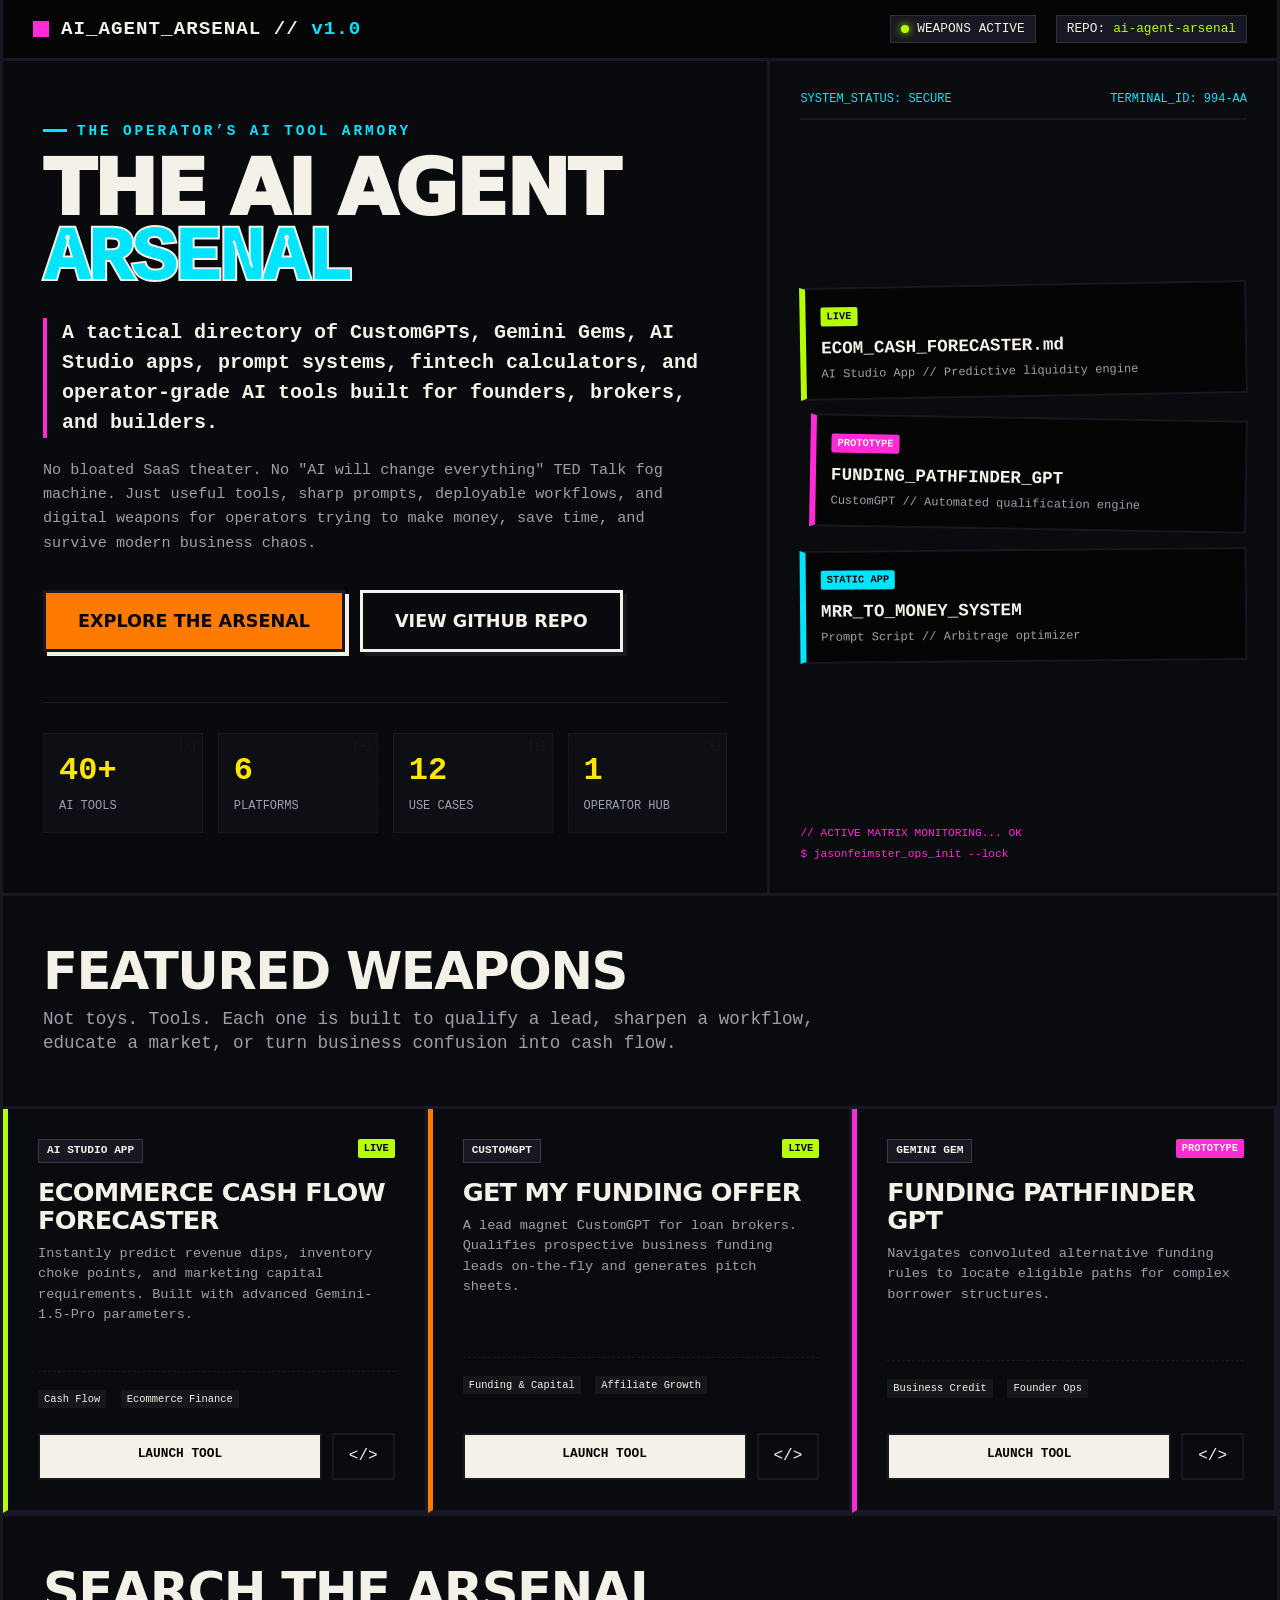
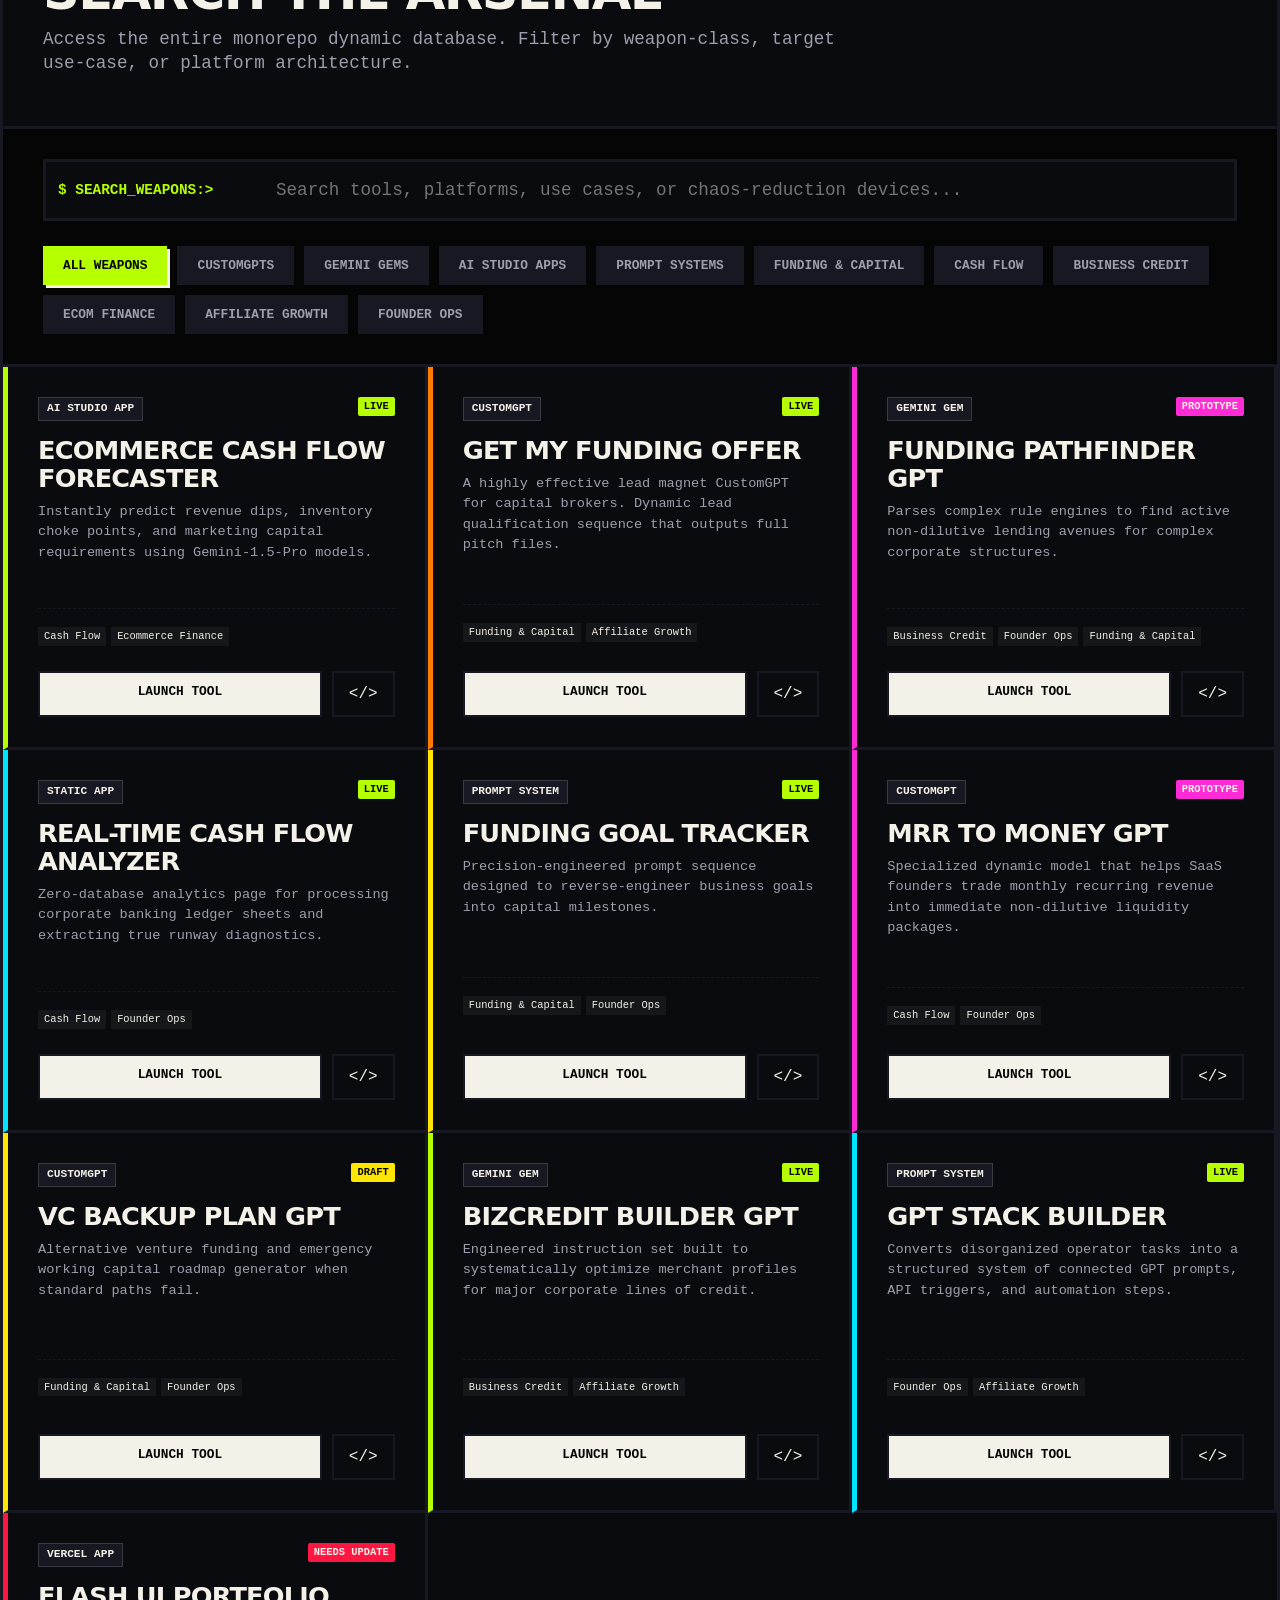
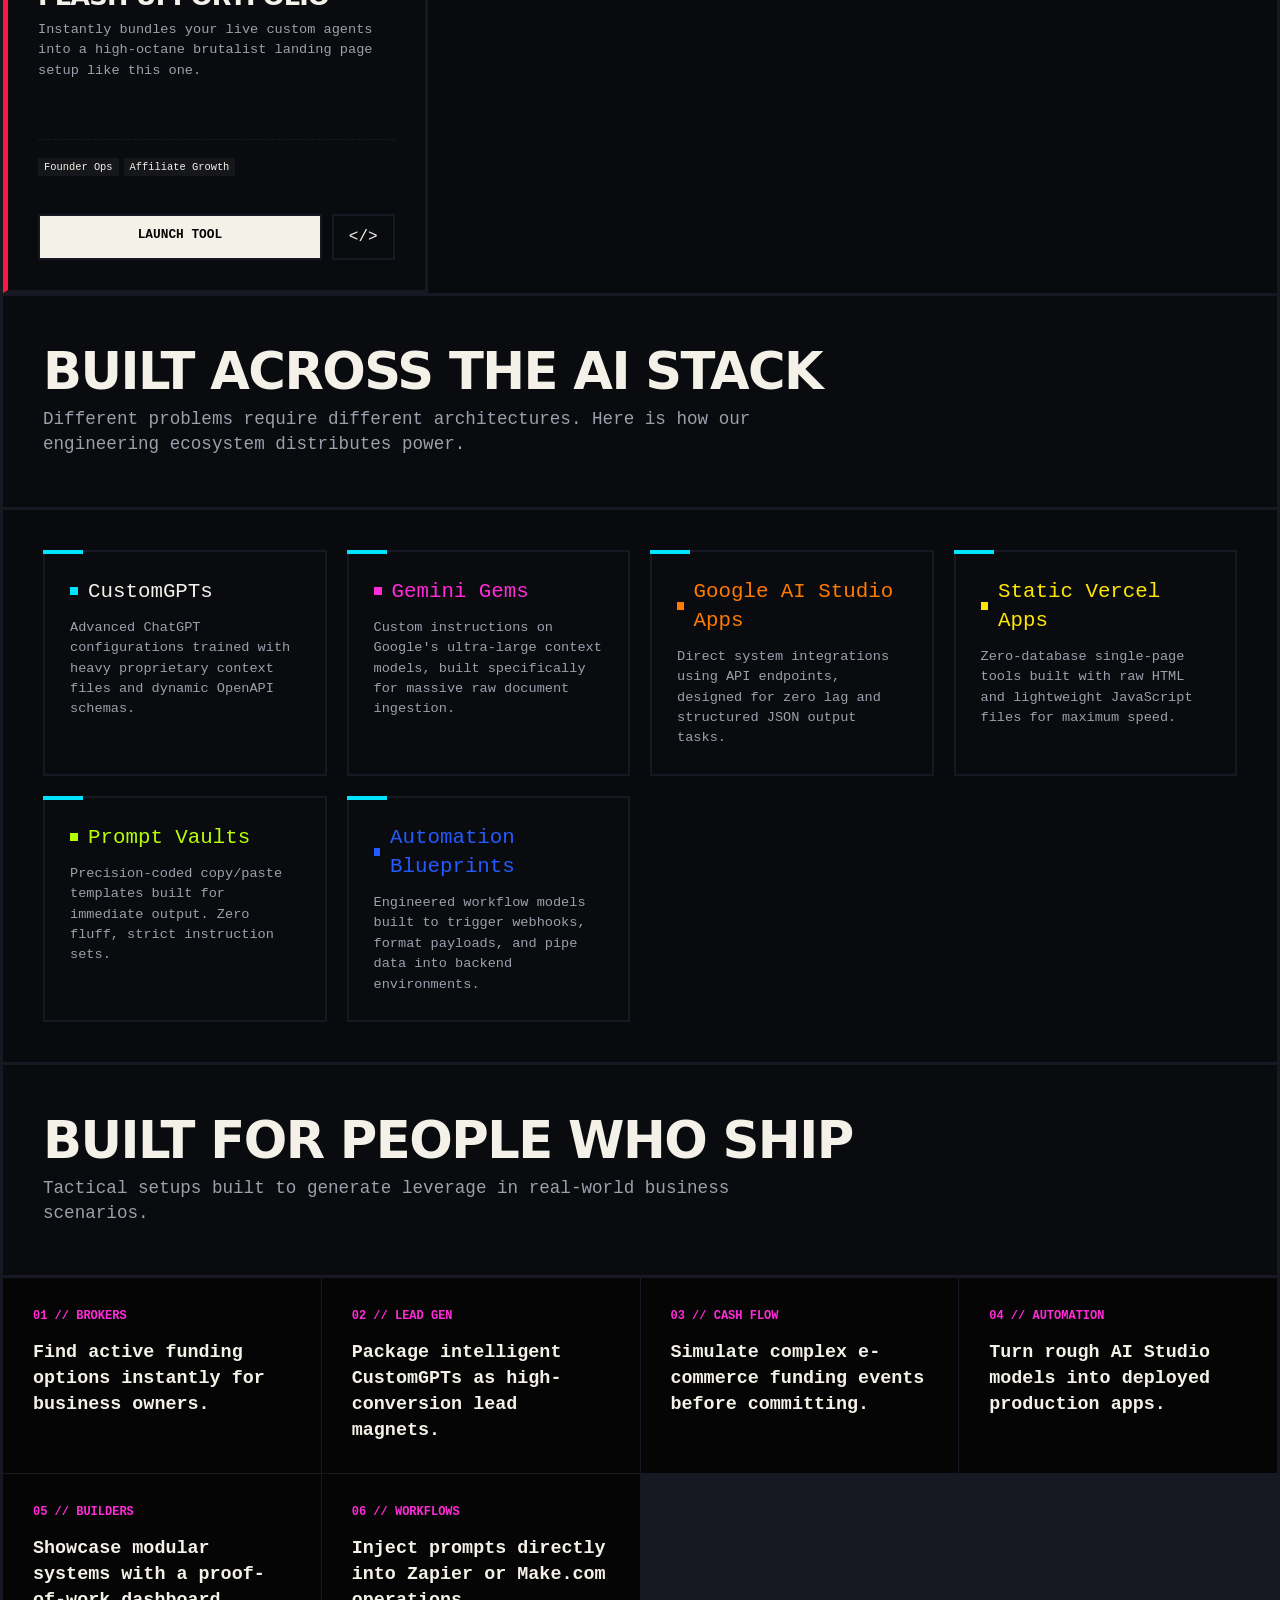
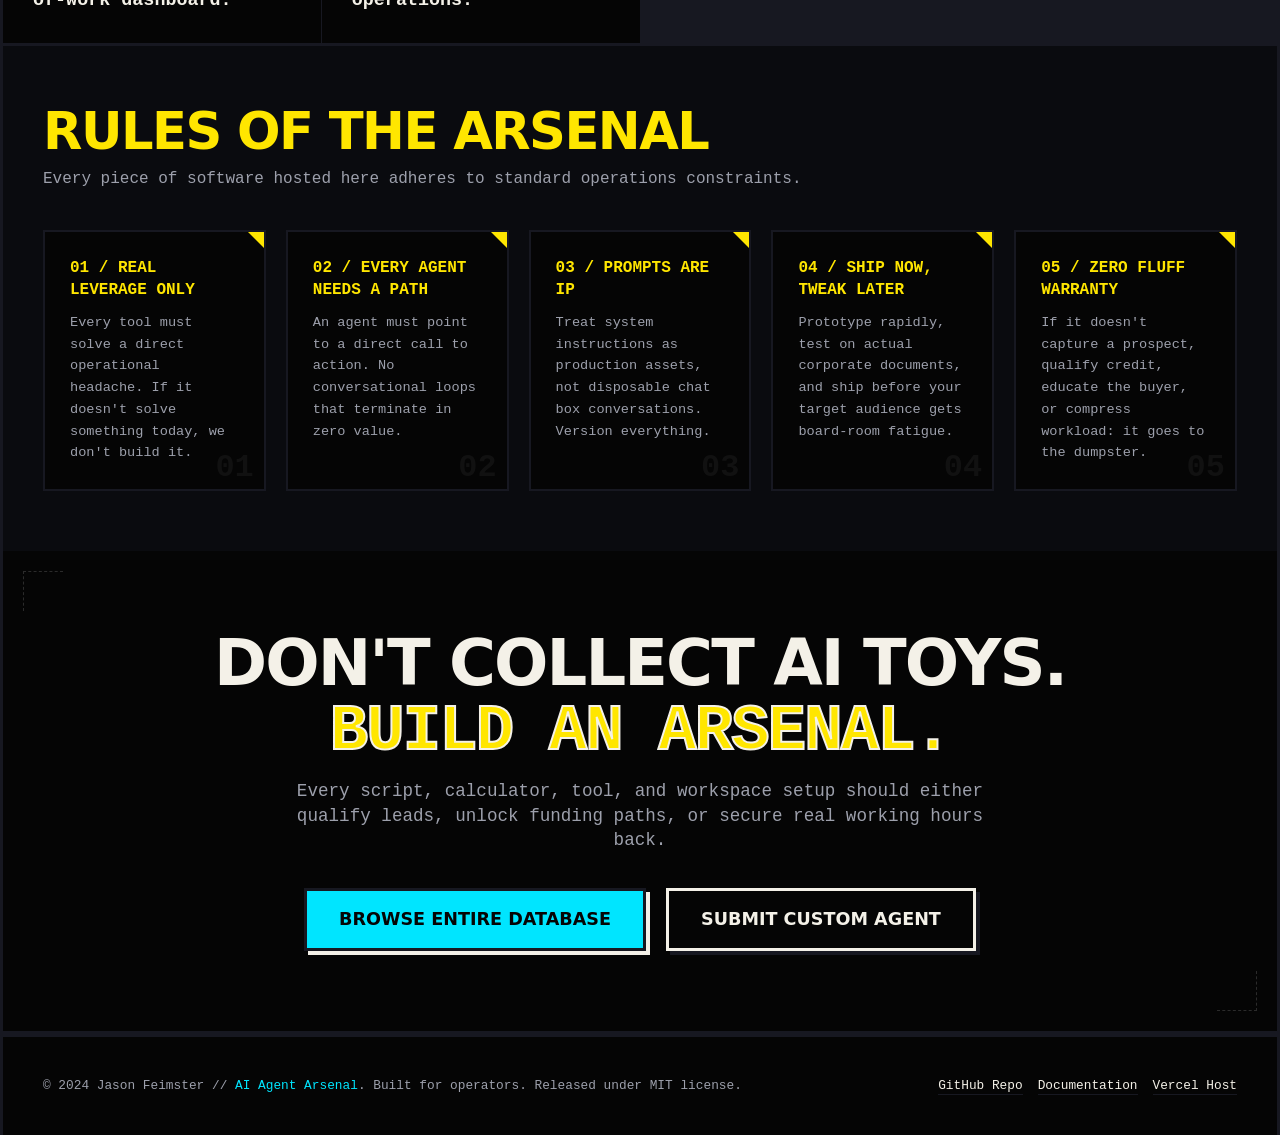
<file: showcase/builds/routed-tool-vault/index.html>
<!DOCTYPE html>
<html lang="en">
<head>
    <meta charset="UTF-8">
    <meta name="viewport" content="width=device-width, initial-scale=1.0">
    <title>Flash UI Export</title>
    <link rel="stylesheet" href="style.css">
</head>
<body>
<div class="site-wrapper">
    
    <!-- Top Nav Header -->
    <header>
      <div class="logo-container">
        <div class="brand-accent-box"></div>
        <div class="logo-text">AI_AGENT_ARSENAL //<span> v1.0</span></div>
      </div>
      
      <div class="nav-stats">
        <div class="nav-stat-item">
          <span class="status-dot"></span>
          <span>WEAPONS ACTIVE</span>
        </div>
        <div class="nav-stat-item">
          <span>REPO:</span>
          <span class="terminal-text">ai-agent-arsenal</span>
        </div>
      </div>
    </header>

    <!-- Hero Section -->
    <section class="hero-container">
      
      <div class="hero-text-panel">
        <div class="hero-eyebrow">THE OPERATOR’S AI TOOL ARMORY</div>
        <h1 class="hero-headline">
          THE AI AGENT<br>
          <span class="accent-stroke accent-cyan">ARSENAL</span>
        </h1>
        
        <p class="hero-subheadline">
          A tactical directory of CustomGPTs, Gemini Gems, AI Studio apps, prompt systems, fintech calculators, and operator-grade AI tools built for founders, brokers, and builders.
        </p>
        
        <p class="hero-microcopy">
          No bloated SaaS theater. No "AI will change everything" TED Talk fog machine. Just useful tools, sharp prompts, deployable workflows, and digital weapons for operators trying to make money, save time, and survive modern business chaos.
        </p>
        
        <div class="hero-ctas">
          <a href="#directory" class="btn-brutal btn-orange">Explore the Arsenal</a>
          <a href="https://github.com" target="_blank" class="btn-brutal btn-outline">View GitHub Repo</a>
        </div>
        
        <!-- Hero stats row -->
        <div class="hero-stats-grid">
          <div class="stat-block">
            <span class="stat-number">40+</span>
            <span class="stat-label">AI Tools</span>
          </div>
          <div class="stat-block">
            <span class="stat-number">6</span>
            <span class="stat-label">Platforms</span>
          </div>
          <div class="stat-block">
            <span class="stat-number">12</span>
            <span class="stat-label">Use Cases</span>
          </div>
          <div class="stat-block">
            <span class="stat-number">1</span>
            <span class="stat-label">Operator Hub</span>
          </div>
        </div>
      </div>

      <!-- Right Panel Visual Mockup -->
      <div class="hero-visual-panel">
        <div class="terminal-header">
          <span>SYSTEM_STATUS: SECURE</span>
          <span>TERMINAL_ID: 994-AA</span>
        </div>
        
        <div class="visual-locker">
          <div class="locker-card locker-card-1">
            <span class="status-badge badge-live">LIVE</span>
            <div style="font-weight: 900; font-size: 1.1rem; margin-top: 10px;">ECOM_CASH_FORECASTER.md</div>
            <div style="font-size:0.75rem; color: #9da0ac; margin-top:5px;">AI Studio App // Predictive liquidity engine</div>
          </div>
          
          <div class="locker-card locker-card-2">
            <span class="status-badge badge-proto">PROTOTYPE</span>
            <div style="font-weight: 900; font-size: 1.1rem; margin-top: 10px;">FUNDING_PATHFINDER_GPT</div>
            <div style="font-size:0.75rem; color: #9da0ac; margin-top:5px;">CustomGPT // Automated qualification engine</div>
          </div>
          
          <div class="locker-card locker-card-3">
            <span class="status-badge badge-cyan">STATIC APP</span>
            <div style="font-weight: 900; font-size: 1.1rem; margin-top: 10px;">MRR_TO_MONEY_SYSTEM</div>
            <div style="font-size:0.75rem; color: #9da0ac; margin-top:5px;">Prompt Script // Arbitrage optimizer</div>
          </div>
        </div>

        <div class="terminal-footer" style="font-size:0.7rem; color: var(--magenta);">
          <div>// ACTIVE MATRIX MONITORING... OK</div>
          <div style="margin-top:5px; font-family: monospace;">$ jasonfeimster_ops_init --lock</div>
        </div>
      </div>

    </section>

    <!-- Featured Section -->
    <section class="section-container">
      <div class="section-heading-block">
        <h2 class="section-title">FEATURED WEAPONS</h2>
        <p class="section-subtitle">Not toys. Tools. Each one is built to qualify a lead, sharpen a workflow, educate a market, or turn business confusion into cash flow.</p>
      </div>
      
      <!-- Static Showcase of TOP Featured Tools -->
      <div class="featured-grid">
        <!-- Card 1 -->
        <div class="tool-card" style="border-left: 5px solid var(--acid-green);">
          <div class="card-top">
            <div class="card-header-row">
              <span class="platform-pill">AI Studio App</span>
              <span class="status-badge badge-live">LIVE</span>
            </div>
            <h3 class="tool-name">Ecommerce Cash Flow Forecaster</h3>
            <p class="tool-description">Instantly predict revenue dips, inventory choke points, and marketing capital requirements. Built with advanced Gemini-1.5-Pro parameters.</p>
          </div>
          <div class="card-meta">
            <span class="meta-tag">Cash Flow</span>
            <span class="meta-tag">Ecommerce Finance</span>
          </div>
          <div class="card-actions">
            <a href="#" class="btn-card-launch">Launch Tool</a>
            <a href="#" class="btn-card-code">&lt;/&gt;</a>
          </div>
        </div>

        <!-- Card 2 -->
        <div class="tool-card" style="border-left: 5px solid var(--orange);">
          <div class="card-top">
            <div class="card-header-row">
              <span class="platform-pill">CustomGPT</span>
              <span class="status-badge badge-live">LIVE</span>
            </div>
            <h3 class="tool-name">Get My Funding Offer</h3>
            <p class="tool-description">A lead magnet CustomGPT for loan brokers. Qualifies prospective business funding leads on-the-fly and generates pitch sheets.</p>
          </div>
          <div class="card-meta">
            <span class="meta-tag">Funding & Capital</span>
            <span class="meta-tag">Affiliate Growth</span>
          </div>
          <div class="card-actions">
            <a href="#" class="btn-card-launch">Launch Tool</a>
            <a href="#" class="btn-card-code">&lt;/&gt;</a>
          </div>
        </div>

        <!-- Card 3 -->
        <div class="tool-card" style="border-left: 5px solid var(--magenta);">
          <div class="card-top">
            <div class="card-header-row">
              <span class="platform-pill">Gemini Gem</span>
              <span class="status-badge badge-proto">PROTOTYPE</span>
            </div>
            <h3 class="tool-name">Funding Pathfinder GPT</h3>
            <p class="tool-description">Navigates convoluted alternative funding rules to locate eligible paths for complex borrower structures.</p>
          </div>
          <div class="card-meta">
            <span class="meta-tag">Business Credit</span>
            <span class="meta-tag">Founder Ops</span>
          </div>
          <div class="card-actions">
            <a href="#" class="btn-card-launch">Launch Tool</a>
            <a href="#" class="btn-card-code">&lt;/&gt;</a>
          </div>
        </div>
      </div>
    </section>

    <!-- Searchable Directory Section -->
    <section id="directory" class="section-container">
      <div class="section-heading-block">
        <h2 class="section-title">SEARCH THE ARSENAL</h2>
        <p class="section-subtitle">Access the entire monorepo dynamic database. Filter by weapon-class, target use-case, or platform architecture.</p>
      </div>

      <!-- Live Filters Engine -->
      <div class="search-filter-controls">
        <div class="search-input-wrapper">
          <input type="text" id="dirSearch" class="search-field" placeholder="Search tools, platforms, use cases, or chaos-reduction devices...">
        </div>
        
        <div class="filter-chips-container" id="filterContainer">
          <button class="filter-chip active" data-filter="all">ALL WEAPONS</button>
          <button class="filter-chip" data-filter="CustomGPT">CustomGPTs</button>
          <button class="filter-chip" data-filter="Gemini Gem">Gemini Gems</button>
          <button class="filter-chip" data-filter="AI Studio App">AI Studio Apps</button>
          <button class="filter-chip" data-filter="Prompt System">Prompt Systems</button>
          <button class="filter-chip" data-filter="Funding & Capital">Funding & Capital</button>
          <button class="filter-chip" data-filter="Cash Flow">Cash Flow</button>
          <button class="filter-chip" data-filter="Business Credit">Business Credit</button>
          <button class="filter-chip" data-filter="Ecommerce Finance">Ecom Finance</button>
          <button class="filter-chip" data-filter="Affiliate Growth">Affiliate Growth</button>
          <button class="filter-chip" data-filter="Founder Ops">Founder Ops</button>
        </div>
      </div>

      <!-- Main Directory Grid (Rendered via JS) -->
      <div class="featured-grid" id="directoryGrid">
        <!-- Fallback Static Cards (will be replaced by JS or act as recovery) -->
        <div class="tool-card">
          <div class="card-top">
            <div class="card-header-row">
              <span class="platform-pill">Static App</span>
              <span class="status-badge badge-live">LIVE</span>
            </div>
            <h3 class="tool-name">Real-Time Cash Flow Analyzer</h3>
            <p class="tool-description">Run instant diagnostics on corporate banking exports. Returns a raw stress-test scorecard.</p>
          </div>
          <div class="card-meta">
            <span class="meta-tag">Cash Flow</span>
          </div>
          <div class="card-actions">
            <a href="#" class="btn-card-launch">Launch</a>
          </div>
        </div>
      </div>
    </section>

    <!-- Platform Breakdown Section -->
    <section class="section-container">
      <div class="section-heading-block">
        <h2 class="section-title">BUILT ACROSS THE AI STACK</h2>
        <p class="section-subtitle">Different problems require different architectures. Here is how our engineering ecosystem distributes power.</p>
      </div>

      <div class="platform-stack-grid">
        <!-- Item 1 -->
        <div class="platform-item">
          <div class="platform-name"><span class="platform-accent"></span>CustomGPTs</div>
          <p class="platform-desc">Advanced ChatGPT configurations trained with heavy proprietary context files and dynamic OpenAPI schemas.</p>
        </div>
        <!-- Item 2 -->
        <div class="platform-item">
          <div class="platform-name" style="color: var(--magenta);"><span class="platform-accent" style="background: var(--magenta);"></span>Gemini Gems</div>
          <p class="platform-desc">Custom instructions on Google's ultra-large context models, built specifically for massive raw document ingestion.</p>
        </div>
        <!-- Item 3 -->
        <div class="platform-item">
          <div class="platform-name" style="color: var(--orange);"><span class="platform-accent" style="background: var(--orange);"></span>Google AI Studio Apps</div>
          <p class="platform-desc">Direct system integrations using API endpoints, designed for zero lag and structured JSON output tasks.</p>
        </div>
        <!-- Item 4 -->
        <div class="platform-item">
          <div class="platform-name" style="color: var(--yellow);"><span class="platform-accent" style="background: var(--yellow);"></span>Static Vercel Apps</div>
          <p class="platform-desc">Zero-database single-page tools built with raw HTML and lightweight JavaScript files for maximum speed.</p>
        </div>
        <!-- Item 5 -->
        <div class="platform-item">
          <div class="platform-name" style="color: var(--acid-green);"><span class="platform-accent" style="background: var(--acid-green);"></span>Prompt Vaults</div>
          <p class="platform-desc">Precision-coded copy/paste templates built for immediate output. Zero fluff, strict instruction sets.</p>
        </div>
        <!-- Item 6 -->
        <div class="platform-item">
          <div class="platform-name" style="color: var(--blue);"><span class="platform-accent" style="background: var(--blue);"></span>Automation Blueprints</div>
          <p class="platform-desc">Engineered workflow models built to trigger webhooks, format payloads, and pipe data into backend environments.</p>
        </div>
      </div>
    </section>

    <!-- Use Cases Section -->
    <section class="section-container">
      <div class="section-heading-block">
        <h2 class="section-title">BUILT FOR PEOPLE WHO SHIP</h2>
        <p class="section-subtitle">Tactical setups built to generate leverage in real-world business scenarios.</p>
      </div>

      <div class="usecase-matrix">
        <div class="usecase-box">
          <span class="usecase-num">01 // BROKERS</span>
          <div class="usecase-text">Find active funding options instantly for business owners.</div>
        </div>
        <div class="usecase-box">
          <span class="usecase-num">02 // LEAD GEN</span>
          <div class="usecase-text">Package intelligent CustomGPTs as high-conversion lead magnets.</div>
        </div>
        <div class="usecase-box">
          <span class="usecase-num">03 // CASH FLOW</span>
          <div class="usecase-text">Simulate complex e-commerce funding events before committing.</div>
        </div>
        <div class="usecase-box">
          <span class="usecase-num">04 // AUTOMATION</span>
          <div class="usecase-text">Turn rough AI Studio models into deployed production apps.</div>
        </div>
        <div class="usecase-box">
          <span class="usecase-num">05 // BUILDERS</span>
          <div class="usecase-text">Showcase modular systems with a proof-of-work dashboard.</div>
        </div>
        <div class="usecase-box">
          <span class="usecase-num">06 // WORKFLOWS</span>
          <div class="usecase-text">Inject prompts directly into Zapier or Make.com operations.</div>
        </div>
      </div>
    </section>

    <!-- Rules Section -->
    <section class="principles-section">
      <h2 class="section-title" style="color: var(--yellow);">RULES OF THE ARSENAL</h2>
      <p style="color: #9da0ac;">Every piece of software hosted here adheres to standard operations constraints.</p>
      
      <div class="principles-grid">
        <!-- P1 -->
        <div class="principle-card">
          <div class="principle-title">01 / REAL LEVERAGE ONLY</div>
          <p class="principle-body">Every tool must solve a direct operational headache. If it doesn't solve something today, we don't build it.</p>
          <span class="principle-num">01</span>
        </div>
        <!-- P2 -->
        <div class="principle-card">
          <div class="principle-title">02 / EVERY AGENT NEEDS A PATH</div>
          <p class="principle-body">An agent must point to a direct call to action. No conversational loops that terminate in zero value.</p>
          <span class="principle-num">02</span>
        </div>
        <!-- P3 -->
        <div class="principle-card">
          <div class="principle-title">03 / PROMPTS ARE IP</div>
          <p class="principle-body">Treat system instructions as production assets, not disposable chat box conversations. Version everything.</p>
          <span class="principle-num">03</span>
        </div>
        <!-- P4 -->
        <div class="principle-card">
          <div class="principle-title">04 / SHIP NOW, TWEAK LATER</div>
          <p class="principle-body">Prototype rapidly, test on actual corporate documents, and ship before your target audience gets board-room fatigue.</p>
          <span class="principle-num">04</span>
        </div>
        <!-- P5 -->
        <div class="principle-card">
          <div class="principle-title">05 / ZERO FLUFF WARRANTY</div>
          <p class="principle-body">If it doesn't capture a prospect, qualify credit, educate the buyer, or compress workload: it goes to the dumpster.</p>
          <span class="principle-num">05</span>
        </div>
      </div>
    </section>

    <!-- Final CTA Area -->
    <section class="final-cta-block">
      <div class="cyber-crosshair ch-top-left"></div>
      <div class="cyber-crosshair ch-bottom-right"></div>
      
      <h2 class="cta-title">DON'T COLLECT AI TOYS.<br><span class="accent-stroke accent-yellow">BUILD AN ARSENAL.</span></h2>
      <p class="cta-desc">Every script, calculator, tool, and workspace setup should either qualify leads, unlock funding paths, or secure real working hours back.</p>
      
      <div class="cta-btn-group">
        <a href="#directory" class="btn-brutal btn-cyan">Browse Entire Database</a>
        <a href="https://github.com" target="_blank" class="btn-brutal btn-outline">Submit Custom Agent</a>
      </div>
    </section>

    <!-- Footer -->
    <footer>
      <div class="footer-left">
        &copy; 2024 Jason Feimster // <span>AI Agent Arsenal</span>. Built for operators. Released under MIT license.
      </div>
      <div class="footer-right">
        <a href="https://github.com" class="footer-link">GitHub Repo</a>
        <a href="#" class="footer-link">Documentation</a>
        <a href="#" class="footer-link">Vercel Host</a>
      </div>
    </footer>

  </div>

  <!-- JavaScript Engine for Live Filters & Dynamic Rendering -->
  <script>
    // Sample Tool Database Array
    const toolsDatabase = [
      {
        id: "ecom-cash-flow",
        name: "Ecommerce Cash Flow Forecaster",
        platform: "AI Studio App",
        categories: ["Cash Flow", "Ecommerce Finance"],
        description: "Instantly predict revenue dips, inventory choke points, and marketing capital requirements using Gemini-1.5-Pro models.",
        status: "Live",
        statusClass: "badge-live",
        accent: "var(--acid-green)",
        launchUrl: "#",
        repoUrl: "https://github.com"
      },
      {
        id: "get-my-funding",
        name: "Get My Funding Offer",
        platform: "CustomGPT",
        categories: ["Funding & Capital", "Affiliate Growth"],
        description: "A highly effective lead magnet CustomGPT for capital brokers. Dynamic lead qualification sequence that outputs full pitch files.",
        status: "Live",
        statusClass: "badge-live",
        accent: "var(--orange)",
        launchUrl: "#",
        repoUrl: "https://github.com"
      },
      {
        id: "funding-pathfinder",
        name: "Funding Pathfinder GPT",
        platform: "Gemini Gem",
        categories: ["Business Credit", "Founder Ops", "Funding & Capital"],
        description: "Parses complex rule engines to find active non-dilutive lending avenues for complex corporate structures.",
        status: "Prototype",
        statusClass: "badge-proto",
        accent: "var(--magenta)",
        launchUrl: "#",
        repoUrl: "https://github.com"
      },
      {
        id: "realtime-analyzer",
        name: "Real-Time Cash Flow Analyzer",
        platform: "Static App",
        categories: ["Cash Flow", "Founder Ops"],
        description: "Zero-database analytics page for processing corporate banking ledger sheets and extracting true runway diagnostics.",
        status: "Live",
        statusClass: "badge-live",
        accent: "var(--cyan)",
        launchUrl: "#",
        repoUrl: "https://github.com"
      },
      {
        id: "goal-tracker",
        name: "Funding Goal Tracker",
        platform: "Prompt System",
        categories: ["Funding & Capital", "Founder Ops"],
        description: "Precision-engineered prompt sequence designed to reverse-engineer business goals into capital milestones.",
        status: "Live",
        statusClass: "badge-live",
        accent: "var(--yellow)",
        launchUrl: "#",
        repoUrl: "https://github.com"
      },
      {
        id: "mrr-to-money",
        name: "MRR to Money GPT",
        platform: "CustomGPT",
        categories: ["Cash Flow", "Founder Ops"],
        description: "Specialized dynamic model that helps SaaS founders trade monthly recurring revenue into immediate non-dilutive liquidity packages.",
        status: "Prototype",
        statusClass: "badge-proto",
        accent: "var(--magenta)",
        launchUrl: "#",
        repoUrl: "https://github.com"
      },
      {
        id: "vc-backup",
        name: "VC Backup Plan GPT",
        platform: "CustomGPT",
        categories: ["Funding & Capital", "Founder Ops"],
        description: "Alternative venture funding and emergency working capital roadmap generator when standard paths fail.",
        status: "Draft",
        statusClass: "badge-yellow",
        accent: "var(--yellow)",
        launchUrl: "#",
        repoUrl: "https://github.com"
      },
      {
        id: "bizcredit-builder",
        name: "BizCredit Builder GPT",
        platform: "Gemini Gem",
        categories: ["Business Credit", "Affiliate Growth"],
        description: "Engineered instruction set built to systematically optimize merchant profiles for major corporate lines of credit.",
        status: "Live",
        statusClass: "badge-live",
        accent: "var(--acid-green)",
        launchUrl: "#",
        repoUrl: "https://github.com"
      },
      {
        id: "gpt-stack-builder",
        name: "GPT Stack Builder",
        platform: "Prompt System",
        categories: ["Founder Ops", "Affiliate Growth"],
        description: "Converts disorganized operator tasks into a structured system of connected GPT prompts, API triggers, and automation steps.",
        status: "Live",
        statusClass: "badge-live",
        accent: "var(--cyan)",
        launchUrl: "#",
        repoUrl: "https://github.com"
      },
      {
        id: "flash-ui-portfolio",
        name: "Flash UI Portfolio",
        platform: "Vercel App",
        categories: ["Founder Ops", "Affiliate Growth"],
        description: "Instantly bundles your live custom agents into a high-octane brutalist landing page setup like this one.",
        status: "Needs Update",
        statusClass: "badge-danger",
        accent: "var(--red)",
        launchUrl: "#",
        repoUrl: "https://github.com"
      }
    ];

    // DOM Elements
    const directoryGrid = document.getElementById('directoryGrid');
    const searchInput = document.getElementById('dirSearch');
    const filterContainer = document.getElementById('filterContainer');

    let activeFilter = 'all';
    let searchQuery = '';

    // Render Function
    function renderDirectory() {
      // Filter list
      const filteredTools = toolsDatabase.filter(tool => {
        // Match Search Query
        const matchesSearch = 
          tool.name.toLowerCase().includes(searchQuery.toLowerCase()) ||
          tool.description.toLowerCase().includes(searchQuery.toLowerCase()) ||
          tool.platform.toLowerCase().includes(searchQuery.toLowerCase()) ||
          tool.categories.some(cat => cat.toLowerCase().includes(searchQuery.toLowerCase()));

        // Match Filter Category/Platform
        let matchesFilter = false;
        if (activeFilter === 'all') {
          matchesFilter = true;
        } else {
          // Check if platform matches or if any categories match
          matchesFilter = (tool.platform === activeFilter) || (tool.categories.includes(activeFilter));
        }

        return matchesSearch && matchesFilter;
      });

      // Clear Grid
      directoryGrid.innerHTML = '';

      // Check for empty state
      if (filteredTools.length === 0) {
        directoryGrid.innerHTML = `
          <div class="empty-state">
            <h3 class="empty-title">NO WEAPONS DEPLOYED</h3>
            <p>Your query didn't match any of the current arsenal modules. Try running a broader search command.</p>
          </div>
        `;
        return;
      }

      // Render cards
      filteredTools.forEach(tool => {
        const cardHtml = `
          <div class="tool-card" style="border-left: 5px solid ${tool.accent || 'var(--graphite)'}">
            <div class="card-top">
              <div class="card-header-row">
                <span class="platform-pill">${tool.platform}</span>
                <span class="status-badge ${tool.statusClass}">${tool.status}</span>
              </div>
              <h3 class="tool-name">${tool.name}</h3>
              <p class="tool-description">${tool.description}</p>
            </div>
            <div class="card-meta">
              ${tool.categories.map(cat => `<span class="meta-tag">${cat}</span>`).join('')}
            </div>
            <div class="card-actions">
              <a href="${tool.launchUrl}" class="btn-card-launch">Launch Tool</a>
              <a href="${tool.repoUrl}" class="btn-card-code" target="_blank">&lt;/&gt;</a>
            </div>
          </div>
        `;
        directoryGrid.insertAdjacentHTML('beforeend', cardHtml);
      });
    }

    // Filter Chips Event Listener
    filterContainer.addEventListener('click', (e) => {
      if (e.target.classList.contains('filter-chip')) {
        // Toggle Active Class
        document.querySelectorAll('.filter-chip').forEach(chip => chip.classList.remove('active'));
        e.target.classList.add('active');

        // Set Active Filter value
        activeFilter = e.target.getAttribute('data-filter');
        renderDirectory();
      }
    });

    // Search Box Event Listener
    searchInput.addEventListener('input', (e) => {
      searchQuery = e.target.value;
      renderDirectory();
    });

    // Initialize Directory Rendering on Page Load
    document.addEventListener('DOMContentLoaded', () => {
      renderDirectory();
    });
  </script>
    <script src="script.js"></script>
</body>
</html>
</file>
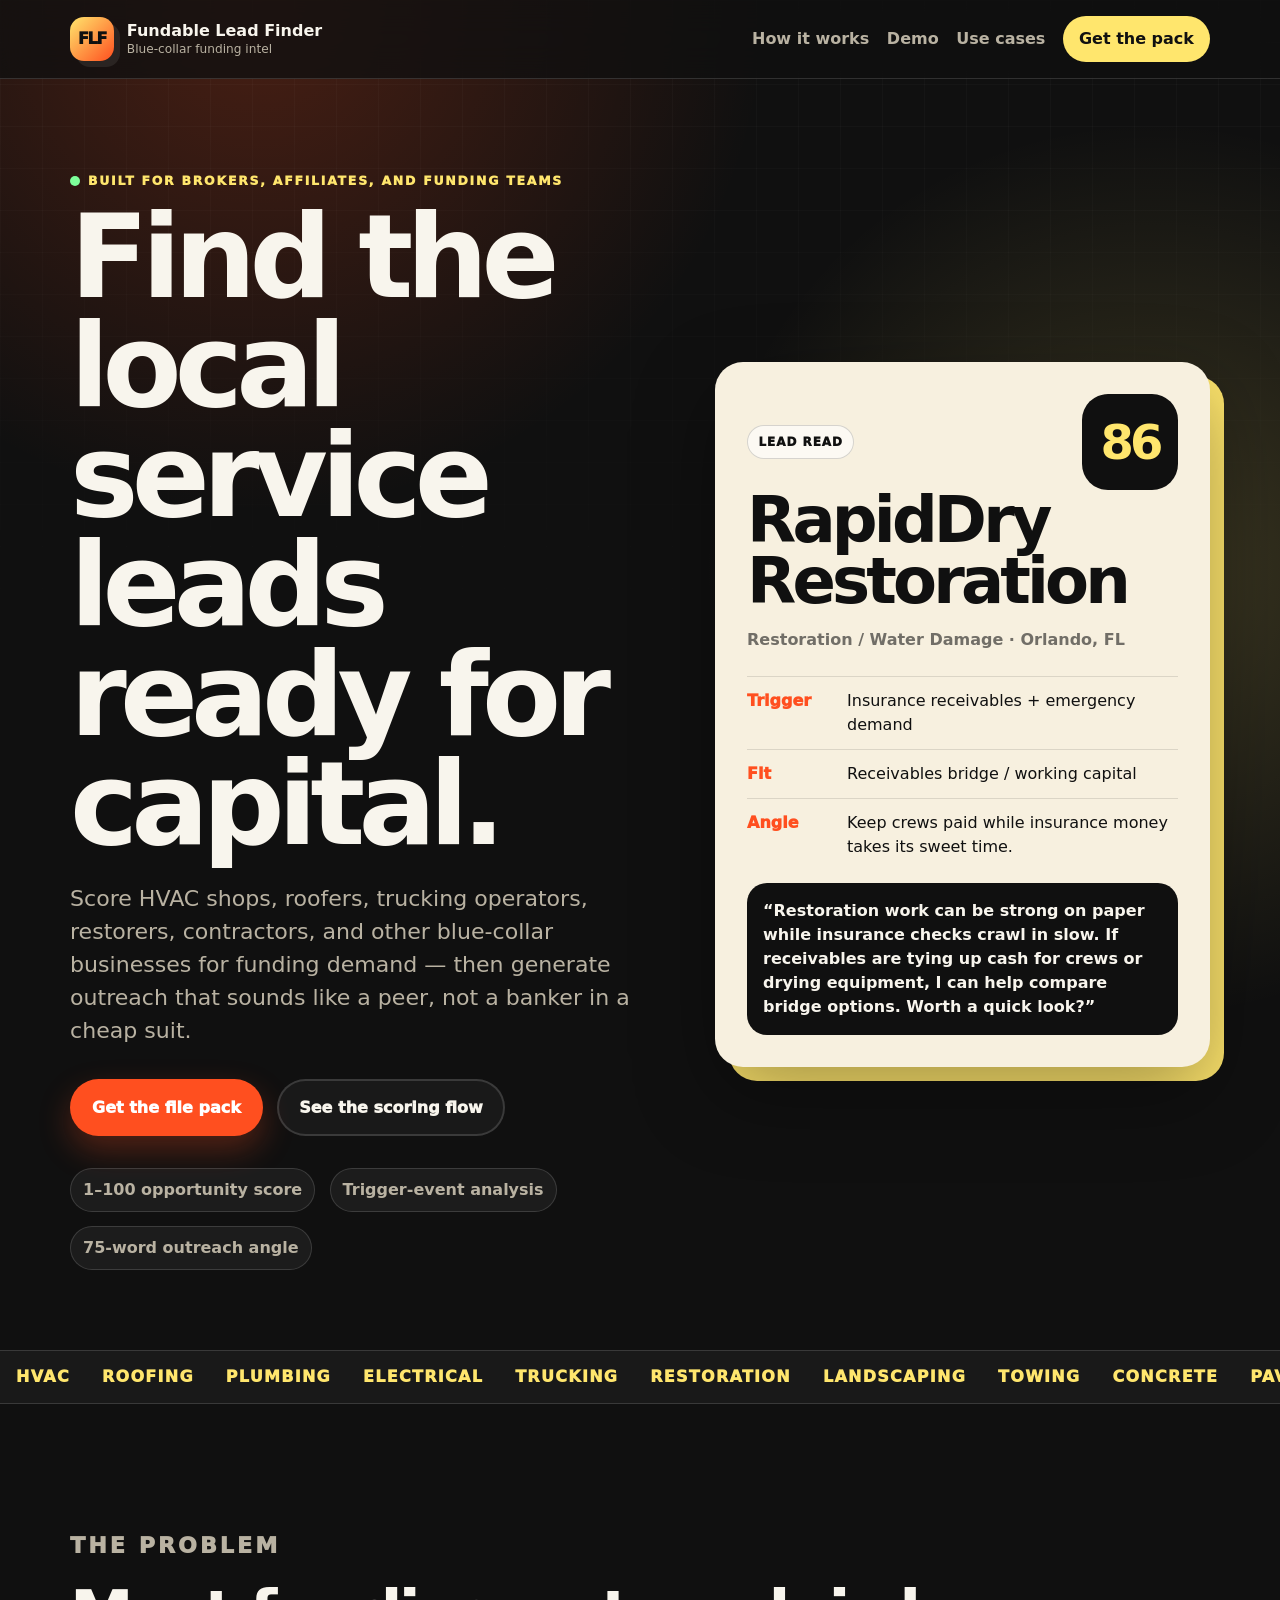
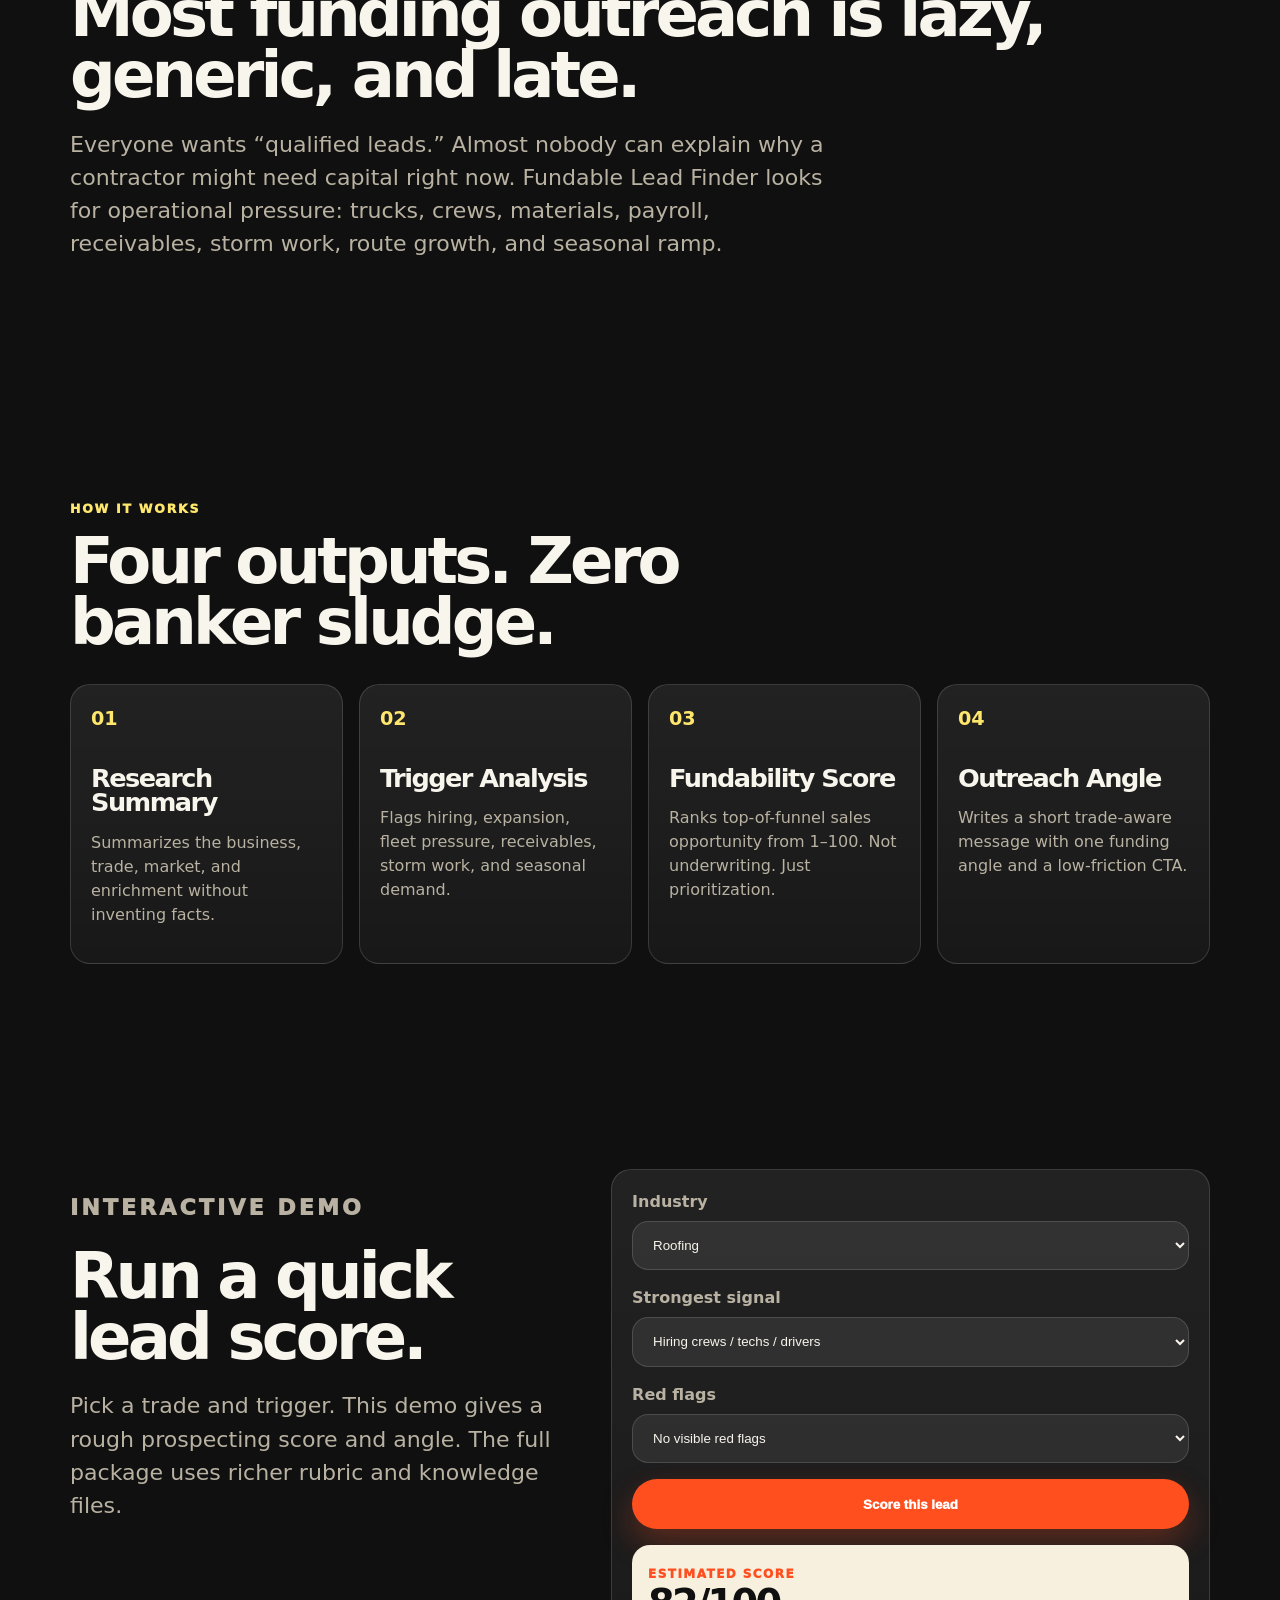
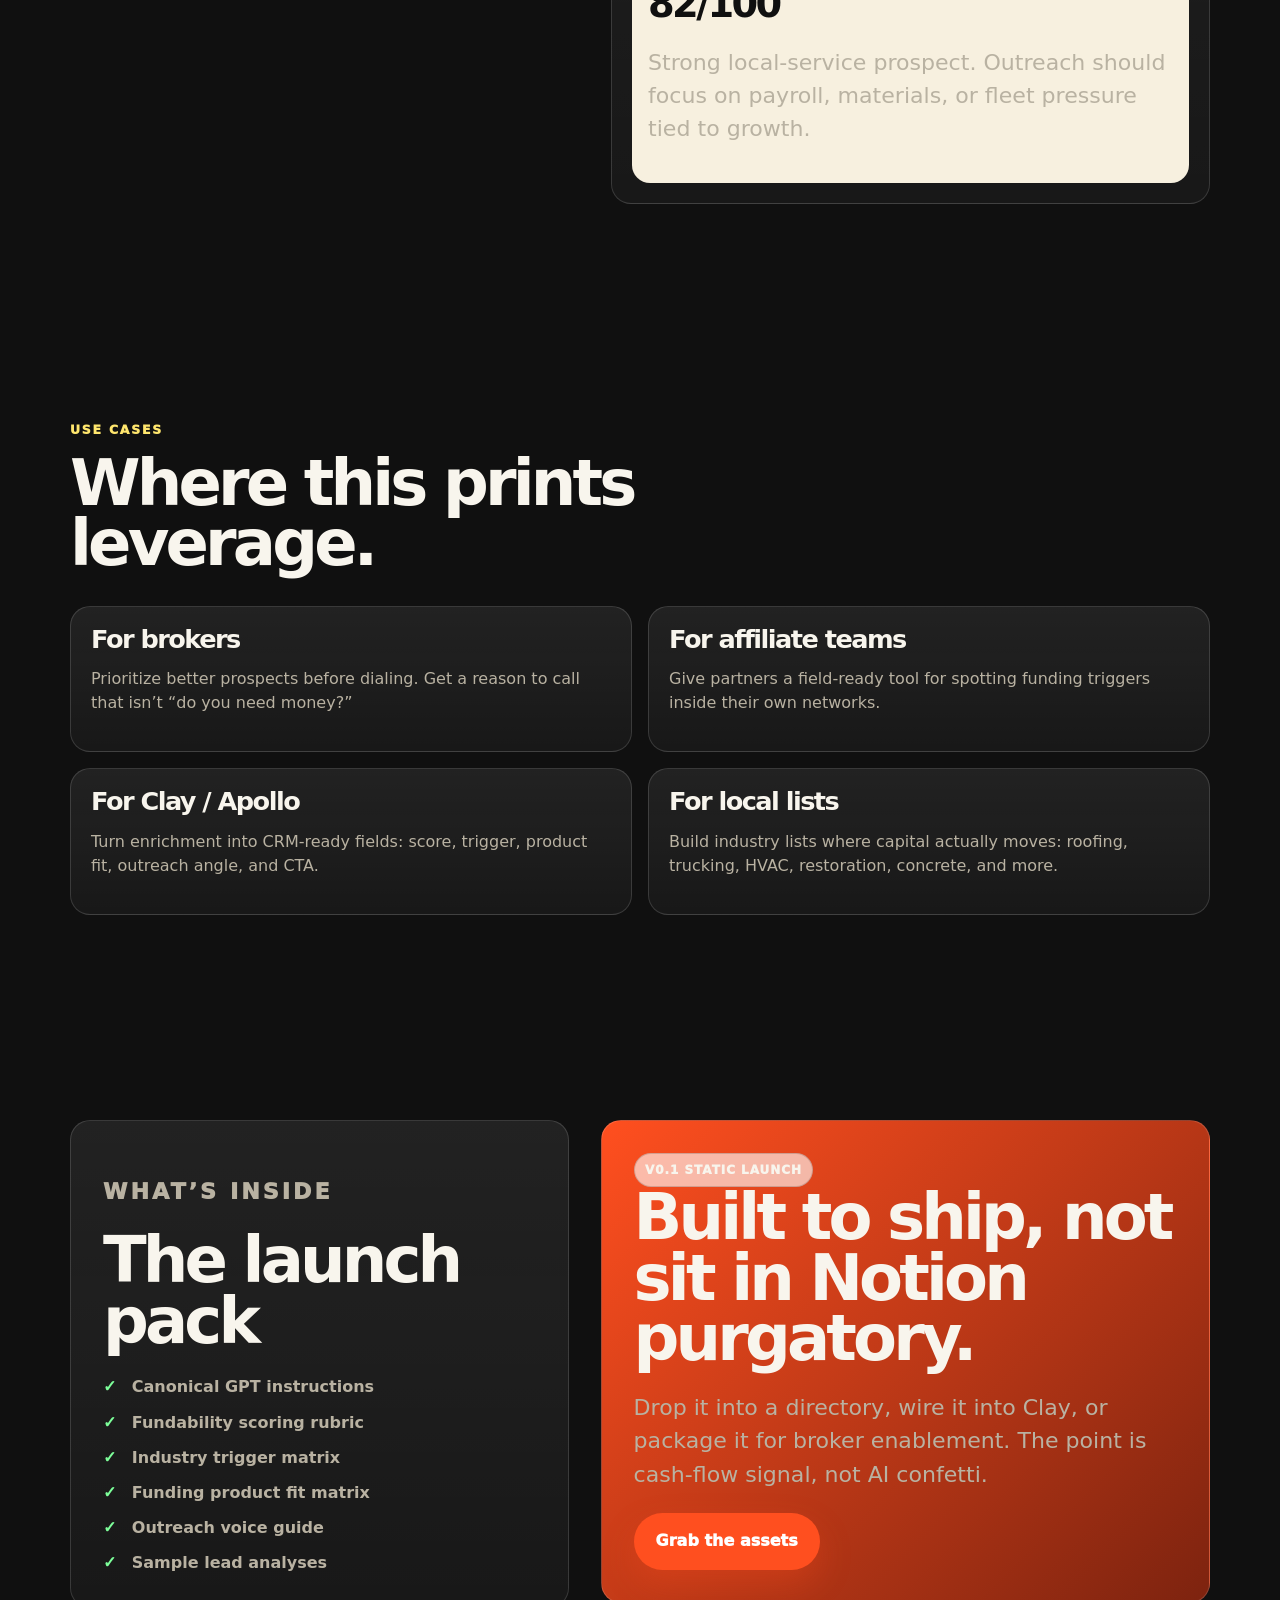
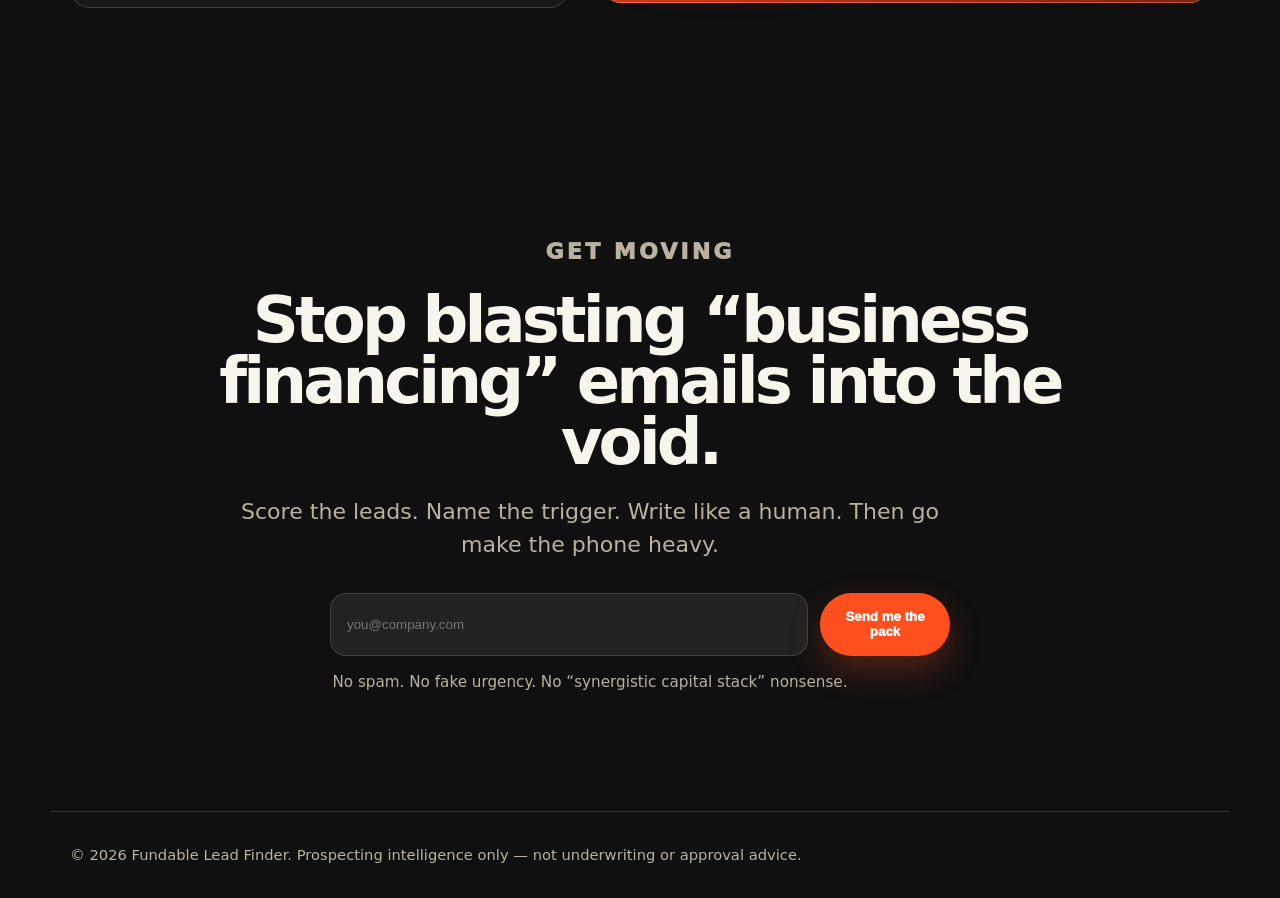
<file: ai-tools/custom-gpts/fundable-lead-finder/landing-page/index.html>
<!doctype html>
<html lang="en">
<head>
  <meta charset="utf-8">
  <meta name="viewport" content="width=device-width, initial-scale=1">
  <title>Fundable Lead Finder | Find Contractors Ready for Capital</title>
  <meta name="description" content="Fundable Lead Finder scores blue-collar service leads, detects funding trigger events, and writes no-BS outreach.">
  <meta name="theme-color" content="#101010">
  <link rel="stylesheet" href="styles.css">
</head>
<body>
  <a class="skip-link" href="#main">Skip to content</a>

  <header class="site-header">
    <nav class="nav">
      <a class="brand" href="#">
        <span class="brand-mark">FLF</span>
        <span><strong>Fundable Lead Finder</strong><small>Blue-collar funding intel</small></span>
      </a>
      <button class="nav-toggle" type="button" aria-expanded="false" aria-controls="nav-menu"><span></span><span></span><span></span></button>
      <div class="nav-menu" id="nav-menu">
        <a href="#how">How it works</a>
        <a href="#demo">Demo</a>
        <a href="#use-cases">Use cases</a>
        <a href="#get-access" class="nav-cta">Get the pack</a>
      </div>
    </nav>
  </header>

  <main id="main">
    <section class="hero wrap">
      <div class="hero-copy reveal">
        <p class="eyebrow"><span class="pulse"></span>Built for brokers, affiliates, and funding teams</p>
        <h1>Find the local service leads ready for capital.</h1>
        <p class="hero-sub">Score HVAC shops, roofers, trucking operators, restorers, contractors, and other blue-collar businesses for funding demand — then generate outreach that sounds like a peer, not a banker in a cheap suit.</p>
        <div class="actions">
          <a class="btn primary" href="#get-access">Get the file pack</a>
          <a class="btn ghost" href="#demo">See the scoring flow</a>
        </div>
        <div class="proof">
          <span>1–100 opportunity score</span>
          <span>Trigger-event analysis</span>
          <span>75-word outreach angle</span>
        </div>
      </div>

      <div class="hero-card reveal">
        <div class="score-top"><span class="badge">Lead read</span><strong>86</strong></div>
        <h2>RapidDry Restoration</h2>
        <p class="muted">Restoration / Water Damage · Orlando, FL</p>
        <dl>
          <div><dt>Trigger</dt><dd>Insurance receivables + emergency demand</dd></div>
          <div><dt>Fit</dt><dd>Receivables bridge / working capital</dd></div>
          <div><dt>Angle</dt><dd>Keep crews paid while insurance money takes its sweet time.</dd></div>
        </dl>
        <blockquote>“Restoration work can be strong on paper while insurance checks crawl in slow. If receivables are tying up cash for crews or drying equipment, I can help compare bridge options. Worth a quick look?”</blockquote>
      </div>
    </section>

    <section class="ticker"><div><span>HVAC</span><span>Roofing</span><span>Plumbing</span><span>Electrical</span><span>Trucking</span><span>Restoration</span><span>Landscaping</span><span>Towing</span><span>Concrete</span><span>Paving</span></div></section>

    <section class="wrap intro reveal">
      <p class="eyebrow">The problem</p>
      <h2>Most funding outreach is lazy, generic, and late.</h2>
      <p>Everyone wants “qualified leads.” Almost nobody can explain why a contractor might need capital right now. Fundable Lead Finder looks for operational pressure: trucks, crews, materials, payroll, receivables, storm work, route growth, and seasonal ramp.</p>
    </section>

    <section class="wrap section" id="how">
      <div class="section-head reveal">
        <p class="eyebrow">How it works</p>
        <h2>Four outputs. Zero banker sludge.</h2>
      </div>
      <div class="cards">
        <article class="card reveal"><b>01</b><h3>Research Summary</h3><p>Summarizes the business, trade, market, and enrichment without inventing facts.</p></article>
        <article class="card reveal"><b>02</b><h3>Trigger Analysis</h3><p>Flags hiring, expansion, fleet pressure, receivables, storm work, and seasonal demand.</p></article>
        <article class="card reveal"><b>03</b><h3>Fundability Score</h3><p>Ranks top-of-funnel sales opportunity from 1–100. Not underwriting. Just prioritization.</p></article>
        <article class="card reveal"><b>04</b><h3>Outreach Angle</h3><p>Writes a short trade-aware message with one funding angle and a low-friction CTA.</p></article>
      </div>
    </section>

    <section class="wrap section demo" id="demo">
      <div class="reveal">
        <p class="eyebrow">Interactive demo</p>
        <h2>Run a quick lead score.</h2>
        <p>Pick a trade and trigger. This demo gives a rough prospecting score and angle. The full package uses richer rubric and knowledge files.</p>
      </div>
      <form class="demo-tool reveal">
        <label>Industry<select id="industry"><option value="roofing">Roofing</option><option value="hvac">HVAC</option><option value="trucking">Trucking / Logistics</option><option value="restoration">Restoration</option><option value="landscaping">Landscaping</option><option value="auto">Auto Repair</option></select></label>
        <label>Strongest signal<select id="signal"><option value="hiring">Hiring crews / techs / drivers</option><option value="expansion">New location or service area</option><option value="equipment">Fleet or equipment need</option><option value="receivables">Receivables / insurance delay</option><option value="seasonal">Seasonal ramp</option><option value="none">No confirmed trigger</option></select></label>
        <label>Red flags<select id="redflag"><option value="none">No visible red flags</option><option value="thin">Thin digital footprint</option><option value="new">Brand-new business</option><option value="reviews">Severe review issues</option></select></label>
        <button type="button" class="btn primary" id="scoreBtn">Score this lead</button>
        <div class="result" id="demoResult"><span>Estimated score</span><strong>82/100</strong><p>Strong local-service prospect. Outreach should focus on payroll, materials, or fleet pressure tied to growth.</p></div>
      </form>
    </section>

    <section class="wrap section" id="use-cases">
      <div class="section-head reveal">
        <p class="eyebrow">Use cases</p>
        <h2>Where this prints leverage.</h2>
      </div>
      <div class="split">
        <div class="reveal"><h3>For brokers</h3><p>Prioritize better prospects before dialing. Get a reason to call that isn’t “do you need money?”</p></div>
        <div class="reveal"><h3>For affiliate teams</h3><p>Give partners a field-ready tool for spotting funding triggers inside their own networks.</p></div>
        <div class="reveal"><h3>For Clay / Apollo</h3><p>Turn enrichment into CRM-ready fields: score, trigger, product fit, outreach angle, and CTA.</p></div>
        <div class="reveal"><h3>For local lists</h3><p>Build industry lists where capital actually moves: roofing, trucking, HVAC, restoration, concrete, and more.</p></div>
      </div>
    </section>

    <section class="wrap section stack">
      <div class="panel reveal">
        <p class="eyebrow">What’s inside</p>
        <h2>The launch pack</h2>
        <ul>
          <li>Canonical GPT instructions</li><li>Fundability scoring rubric</li><li>Industry trigger matrix</li><li>Funding product fit matrix</li><li>Outreach voice guide</li><li>Sample lead analyses</li>
        </ul>
      </div>
      <div class="panel hot reveal">
        <span class="badge">v0.1 static launch</span>
        <h2>Built to ship, not sit in Notion purgatory.</h2>
        <p>Drop it into a directory, wire it into Clay, or package it for broker enablement. The point is cash-flow signal, not AI confetti.</p>
        <a class="btn primary" href="#get-access">Grab the assets</a>
      </div>
    </section>

    <section class="wrap final section reveal" id="get-access">
      <p class="eyebrow">Get moving</p>
      <h2>Stop blasting “business financing” emails into the void.</h2>
      <p>Score the leads. Name the trigger. Write like a human. Then go make the phone heavy.</p>
      <form class="lead-form" id="leadForm">
        <input id="email" type="email" placeholder="you@company.com" required>
        <button class="btn primary" type="submit">Send me the pack</button>
      </form>
      <p id="formNote" class="note">No spam. No fake urgency. No “synergistic capital stack” nonsense.</p>
    </section>
  </main>

  <footer class="wrap footer">© <span id="year"></span> Fundable Lead Finder. Prospecting intelligence only — not underwriting or approval advice.</footer>
  <script src="script.js"></script>
</body>
</html>
</file>
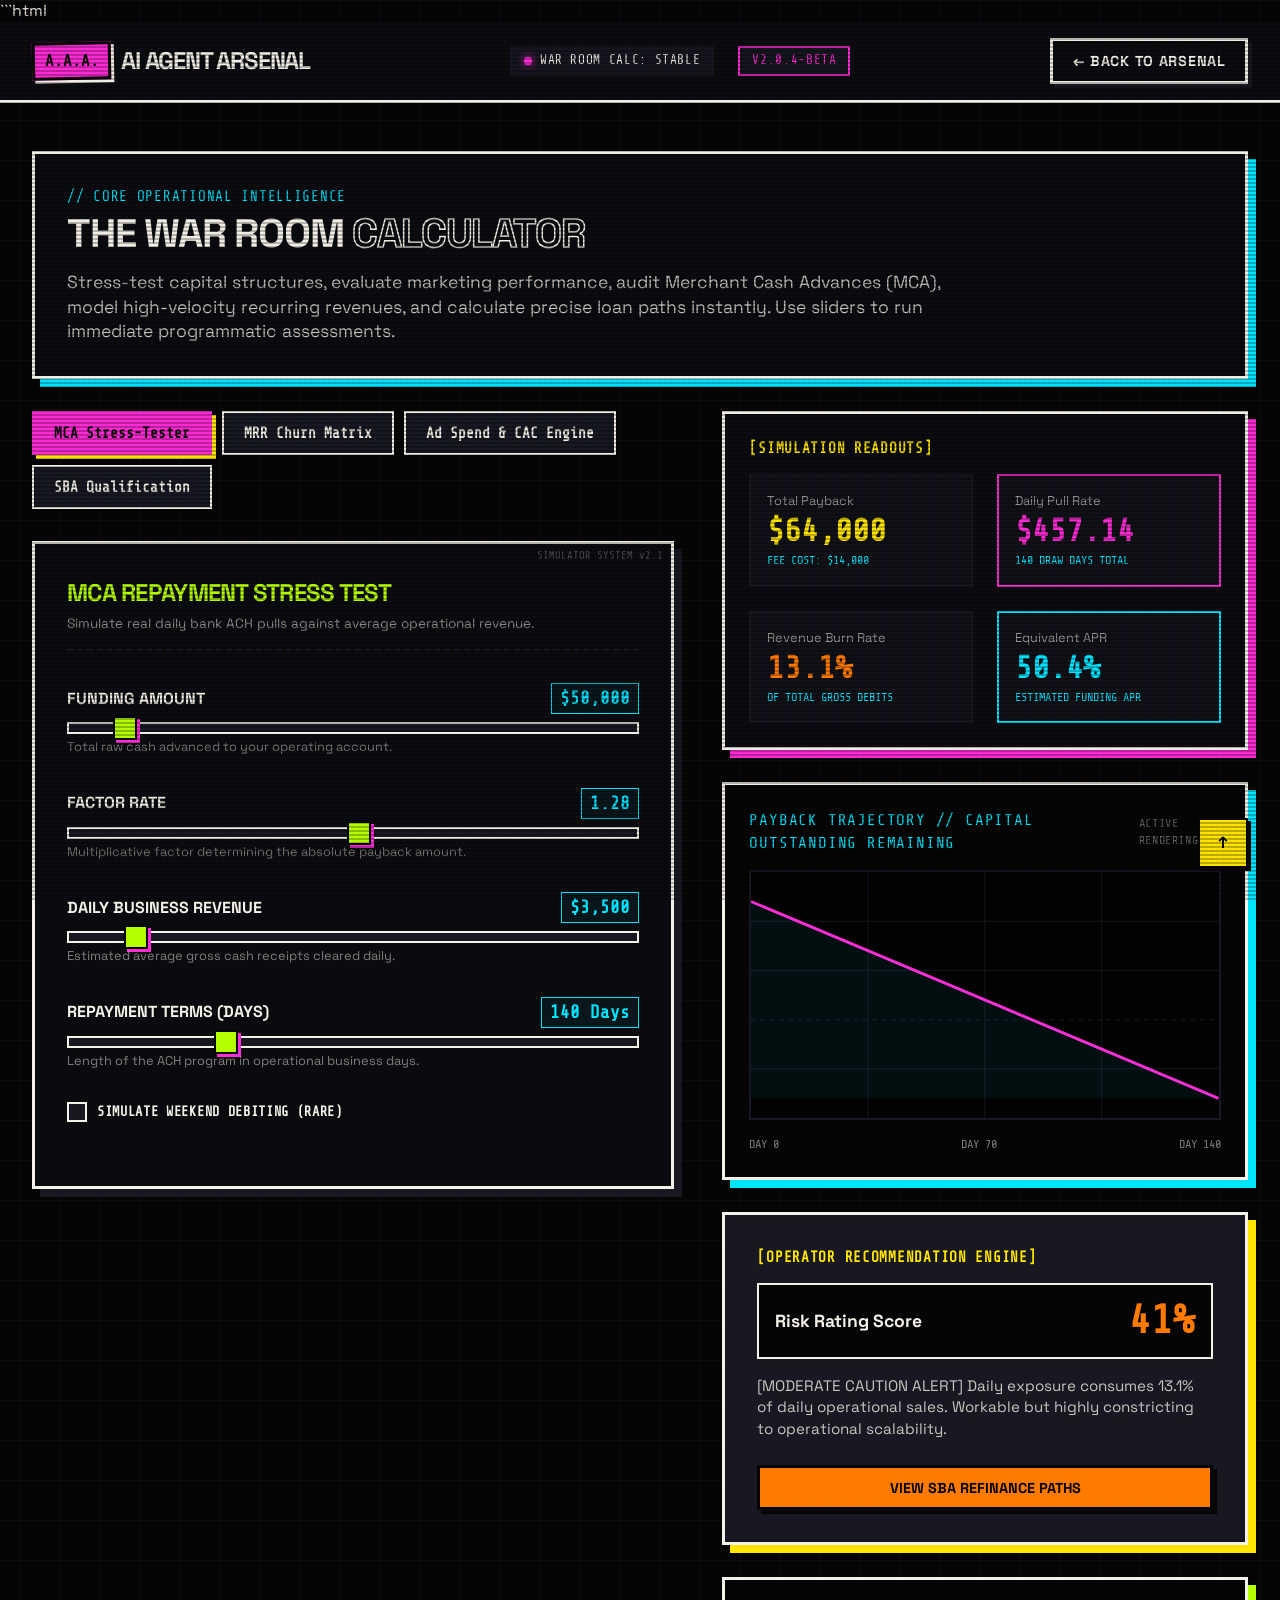
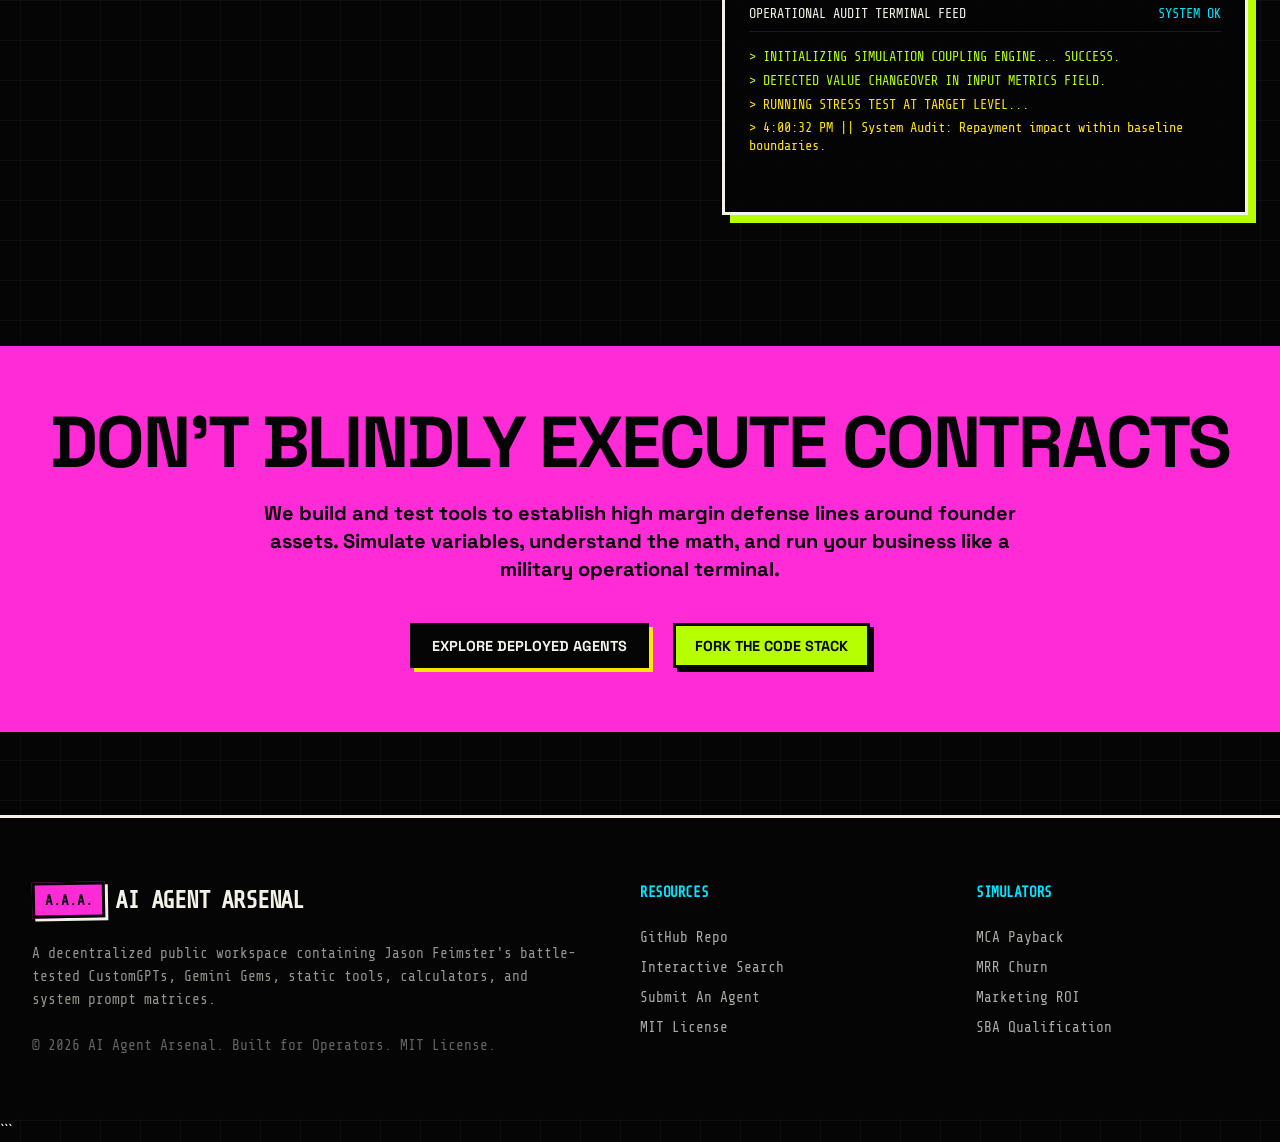
<file: calculator.html>
```html
<!DOCTYPE html>
<html lang="en">
<head>
    <meta charset="UTF-8">
    <meta name="viewport" content="width=device-width, initial-scale=1.0">
    <title>The War Room // Operator Cash Flow Simulator</title>
    <!-- Google Fonts for High-Impact Brutalism -->
    <link rel="preconnect" href="https://fonts.googleapis.com">
    <link rel="preconnect" href="https://fonts.gstatic.com" crossorigin>
    <link href="https://fonts.googleapis.com/css2?family=Share+Tech+Mono&family=Space+Grotesk:wght@400;700;900&display=swap" rel="stylesheet">
    
    <style>
        :root {
            --base-black: #050505;
            --carbon-black: #0A0B0F;
            --graphite: #171821;
            --off-white: #F4F1E8;
            
            /* Accents */
            --cyan: #00E5FF;
            --green: #B6FF00;
            --magenta: #FF2BD6;
            --orange: #FF7A00;
            --yellow: #FFE600;
            --red: #FF1744;
            --blue: #245BFF;
            
            --font-sans: 'Space Grotesk', -apple-system, sans-serif;
            --font-mono: 'Share Tech Mono', monospace;
            --border-width: 3px;
        }

        /* Reset & Base Styling */
        * {
            box-sizing: border-box;
            margin: 0;
            padding: 0;
            selection-background-color: var(--magenta);
            selection-color: var(--base-black);
        }
        
        ::-moz-selection { background: var(--magenta); color: var(--base-black); }
        ::selection { background: var(--magenta); color: var(--base-black); }

        body {
            background-color: var(--base-black);
            color: var(--off-white);
            font-family: var(--font-sans);
            overflow-x: hidden;
            line-height: 1.4;
            background-image: 
                linear-gradient(rgba(23, 24, 33, 0.4) 1px, transparent 1px),
                linear-gradient(90deg, rgba(23, 24, 33, 0.4) 1px, transparent 1px);
            background-size: 40px 40px;
            background-position: center top;
        }

        /* Scanline Cyber Effect Overlay */
        body::before {
            content: " ";
            display: block;
            position: fixed;
            top: 0; left: 0; bottom: 0; right: 0;
            background: linear-gradient(rgba(18, 16, 16, 0) 50%, rgba(0, 0, 0, 0.25) 50%), linear-gradient(90deg, rgba(255, 0, 0, 0.03), rgba(0, 255, 0, 0.01), rgba(0, 0, 255, 0.03));
            z-index: 99999;
            background-size: 100% 4px, 6px 100%;
            pointer-events: none;
        }

        h1, h2, h3, h4, h5, h6 {
            font-weight: 900;
            text-transform: uppercase;
            letter-spacing: -0.03em;
        }

        .mono-text {
            font-family: var(--font-mono);
            text-transform: uppercase;
            letter-spacing: 0.05em;
        }

        /* Header Style Match */
        header {
            position: sticky;
            top: 0;
            z-index: 1000;
            background-color: var(--carbon-black);
            border-bottom: var(--border-width) solid var(--off-white);
        }

        .nav-container {
            max-width: 1400px;
            margin: 0 auto;
            display: flex;
            justify-content: space-between;
            align-items: center;
            padding: 1rem 2rem;
        }

        .logo-wrap {
            display: flex;
            align-items: center;
            gap: 10px;
            text-decoration: none;
            color: var(--off-white);
        }

        .logo-box {
            background-color: var(--magenta);
            color: var(--base-black);
            font-family: var(--font-mono);
            font-weight: 900;
            padding: 0.3rem 0.6rem;
            border: var(--border-width) solid var(--base-black);
            box-shadow: 3px 3px 0 var(--off-white);
            transform: rotate(-1deg);
        }

        .logo-text {
            font-size: 1.5rem;
            font-weight: 900;
            letter-spacing: -0.05em;
        }

        .system-status {
            display: flex;
            align-items: center;
            gap: 1.5rem;
        }

        .status-pill {
            display: flex;
            align-items: center;
            gap: 8px;
            border: 2px solid var(--graphite);
            padding: 4px 12px;
            background: rgba(23, 24, 33, 0.8);
            font-size: 0.8rem;
        }

        .status-dot {
            width: 8px;
            height: 8px;
            background-color: var(--magenta);
            border-radius: 50%;
            box-shadow: 0 0 8px var(--magenta);
            animation: pulse 1.5s infinite;
        }

        @keyframes pulse {
            0% { opacity: 0.4; }
            50% { opacity: 1; }
            100% { opacity: 0.4; }
        }

        .btn-brutal {
            display: inline-flex;
            align-items: center;
            gap: 8px;
            background-color: var(--off-white);
            color: var(--base-black);
            border: var(--border-width) solid var(--base-black);
            padding: 0.6rem 1.2rem;
            font-weight: 700;
            text-decoration: none;
            text-transform: uppercase;
            font-size: 0.9rem;
            box-shadow: 4px 4px 0 var(--magenta);
            transition: all 0.15s cubic-bezier(0.175, 0.885, 0.32, 1.275);
            cursor: pointer;
            font-family: var(--font-sans);
        }

        .btn-brutal:hover {
            transform: translate(-2px, -2px);
            box-shadow: 6px 6px 0 var(--cyan);
        }

        .btn-brutal:active {
            transform: translate(2px, 2px);
            box-shadow: 2px 2px 0 var(--green);
        }

        .btn-secondary {
            background-color: transparent;
            color: var(--off-white);
            border-color: var(--off-white);
            box-shadow: 4px 4px 0 var(--graphite);
        }

        /* Layout Grid */
        .calculator-container {
            max-width: 1400px;
            margin: 0 auto;
            padding: 3rem 2rem;
            display: grid;
            grid-template-columns: 1.1fr 0.9fr;
            gap: 3rem;
        }

        @media (max-width: 1024px) {
            .calculator-container {
                grid-template-columns: 1fr;
            }
        }

        /* Intro Section */
        .intro-banner {
            grid-column: 1 / -1;
            border: var(--border-width) solid var(--off-white);
            background-color: var(--carbon-black);
            padding: 2rem;
            box-shadow: 8px 8px 0 var(--cyan);
            margin-bottom: 1rem;
        }

        .intro-eyebrow {
            color: var(--cyan);
            font-size: 0.9rem;
            margin-bottom: 0.5rem;
        }

        .intro-title {
            font-size: 2.5rem;
            line-height: 1;
            margin-bottom: 1rem;
        }

        .intro-title span.outline {
            color: transparent;
            -webkit-text-stroke: 1.5px var(--off-white);
        }

        .intro-desc {
            color: rgba(244, 241, 232, 0.8);
            font-size: 1.1rem;
            max-width: 900px;
        }

        /* Brutalist Tabs */
        .tab-menu {
            display: flex;
            flex-wrap: wrap;
            gap: 10px;
            margin-bottom: 2rem;
        }

        .tab-btn {
            background-color: var(--graphite);
            color: var(--off-white);
            border: 2px solid var(--off-white);
            padding: 0.75rem 1.25rem;
            font-family: var(--font-mono);
            font-size: 0.9rem;
            font-weight: bold;
            cursor: pointer;
            transition: all 0.15s;
        }

        .tab-btn:hover {
            background-color: var(--off-white);
            color: var(--base-black);
        }

        .tab-btn.active {
            background-color: var(--magenta);
            color: var(--base-black);
            border-color: var(--magenta);
            box-shadow: 4px 4px 0 var(--yellow);
        }

        /* Simulator Left Panel Box */
        .control-panel {
            border: var(--border-width) solid var(--off-white);
            background-color: var(--carbon-black);
            padding: 2rem;
            box-shadow: 8px 8px 0 var(--graphite);
            position: relative;
        }

        .control-panel::before {
            content: "SIMULATOR SYSTEM v2.1";
            position: absolute;
            top: 5px;
            right: 8px;
            font-family: var(--font-mono);
            font-size: 0.65rem;
            color: rgba(244, 241, 232, 0.3);
        }

        .panel-header {
            border-bottom: 2px dashed var(--graphite);
            padding-bottom: 1rem;
            margin-bottom: 2rem;
        }

        .panel-title {
            font-size: 1.5rem;
            color: var(--green);
        }

        /* Slider & Input Groups */
        .input-group {
            margin-bottom: 2rem;
            display: flex;
            flex-direction: column;
            gap: 8px;
        }

        .input-label-wrap {
            display: flex;
            justify-content: space-between;
            align-items: center;
        }

        .input-label {
            font-weight: 700;
            font-size: 1rem;
            text-transform: uppercase;
        }

        .input-value-display {
            font-family: var(--font-mono);
            color: var(--cyan);
            font-weight: bold;
            font-size: 1.1rem;
            border: 1px solid var(--cyan);
            background: rgba(0, 229, 255, 0.05);
            padding: 2px 8px;
        }

        .input-desc {
            font-size: 0.8rem;
            color: rgba(244, 241, 232, 0.5);
            margin-top: -4px;
        }

        /* Custom Brutalist Sliders */
        input[type="range"] {
            -webkit-appearance: none;
            width: 100%;
            height: 12px;
            background: var(--graphite);
            border: 2px solid var(--off-white);
            outline: none;
        }

        input[type="range"]::-webkit-slider-thumb {
            -webkit-appearance: none;
            width: 24px;
            height: 24px;
            background: var(--green);
            border: 2px solid var(--base-black);
            cursor: pointer;
            box-shadow: 3px 3px 0 var(--magenta);
            transition: all 0.1s;
        }

        input[type="range"]::-webkit-slider-thumb:hover {
            background: var(--magenta);
            box-shadow: 3px 3px 0 var(--cyan);
        }

        /* Number/Text Inputs inside Panel */
        .brutal-input {
            background-color: rgba(5, 5, 5, 0.9);
            border: 2px solid var(--off-white);
            padding: 0.75rem;
            color: var(--off-white);
            font-family: var(--font-sans);
            font-weight: bold;
            font-size: 1.1rem;
            width: 100%;
        }

        .brutal-input:focus {
            outline: none;
            border-color: var(--magenta);
            box-shadow: 0 0 10px rgba(255, 43, 214, 0.2);
        }

        .checkbox-group {
            display: flex;
            align-items: center;
            gap: 10px;
            margin-bottom: 2rem;
            cursor: pointer;
        }

        .brutal-checkbox {
            appearance: none;
            width: 20px;
            height: 20px;
            border: 2px solid var(--off-white);
            background-color: var(--graphite);
            cursor: pointer;
            position: relative;
        }

        .brutal-checkbox:checked {
            background-color: var(--magenta);
        }

        .brutal-checkbox:checked::after {
            content: "X";
            position: absolute;
            top: 50%;
            left: 50%;
            transform: translate(-50%, -50%);
            font-family: var(--font-mono);
            font-size: 0.8rem;
            color: var(--base-black);
            font-weight: bold;
        }

        /* Right Dashboard Display */
        .display-panel {
            display: flex;
            flex-direction: column;
            gap: 2rem;
        }

        /* Metrics Grid */
        .metrics-card {
            border: var(--border-width) solid var(--off-white);
            background-color: var(--carbon-black);
            padding: 1.5rem;
            box-shadow: 8px 8px 0 var(--magenta);
        }

        .metrics-grid {
            display: grid;
            grid-template-columns: repeat(2, 1fr);
            gap: 1.5rem;
        }

        .metric-item {
            border: 2px solid var(--graphite);
            padding: 1rem;
            background: rgba(23, 24, 33, 0.5);
        }

        .metric-title {
            font-size: 0.8rem;
            color: rgba(244, 241, 232, 0.6);
            margin-bottom: 5px;
        }

        .metric-value {
            font-size: 2rem;
            font-weight: 900;
            color: var(--yellow);
            font-family: var(--font-mono);
            line-height: 1;
        }

        .metric-subtext {
            font-size: 0.75rem;
            color: var(--cyan);
            margin-top: 5px;
            font-family: var(--font-mono);
        }

        /* Visual Graphic Screen (SVG-based dynamic readout) */
        .chart-card {
            border: var(--border-width) solid var(--off-white);
            background-color: var(--base-black);
            padding: 1.5rem;
            box-shadow: 8px 8px 0 var(--cyan);
            display: flex;
            flex-direction: column;
            gap: 1rem;
        }

        .chart-header {
            display: flex;
            justify-content: space-between;
            align-items: center;
        }

        .chart-title {
            font-size: 1rem;
            color: var(--cyan);
        }

        .chart-window {
            height: 250px;
            border: 2px solid var(--graphite);
            background: #020202;
            position: relative;
            display: flex;
            align-items: flex-end;
            overflow: hidden;
        }

        .svg-chart {
            width: 100%;
            height: 100%;
            position: absolute;
            top: 0;
            left: 0;
        }

        /* Simulation Log Console */
        .terminal-panel {
            border: var(--border-width) solid var(--off-white);
            background-color: rgba(5, 5, 5, 0.95);
            padding: 1.5rem;
            box-shadow: 8px 8px 0 var(--green);
            font-family: var(--font-mono);
            font-size: 0.85rem;
            color: var(--green);
        }

        .terminal-title {
            border-bottom: 1px solid var(--graphite);
            padding-bottom: 0.5rem;
            margin-bottom: 1rem;
            color: var(--off-white);
            display: flex;
            justify-content: space-between;
        }

        .terminal-lines {
            height: 140px;
            overflow-y: auto;
            display: flex;
            flex-direction: column;
            gap: 6px;
        }

        .terminal-line {
            line-height: 1.3;
        }

        .terminal-line.warn {
            color: var(--red);
            font-weight: bold;
            animation: flash 1s infinite alternate;
        }

        .terminal-line.success {
            color: var(--green);
        }

        .terminal-line.info {
            color: var(--yellow);
        }

        @keyframes flash {
            from { opacity: 0.5; }
            to { opacity: 1; }
        }

        /* Action/Qualifying Box */
        .decision-engine {
            border: var(--border-width) solid var(--off-white);
            background: var(--graphite);
            padding: 2rem;
            box-shadow: 8px 8px 0 var(--yellow);
            display: flex;
            flex-direction: column;
            gap: 1rem;
        }

        .qual-score-container {
            display: flex;
            align-items: center;
            justify-content: space-between;
            background: var(--base-black);
            padding: 1rem;
            border: 2px solid var(--off-white);
        }

        .qual-label {
            font-size: 1.1rem;
            font-weight: bold;
        }

        .qual-badge {
            font-size: 2.5rem;
            font-family: var(--font-mono);
            font-weight: 900;
            color: var(--green);
            line-height: 1;
        }

        .qual-desc {
            font-size: 0.95rem;
            color: rgba(244, 241, 232, 0.8);
        }

        /* Back to top brutalist style button */
        .back-to-top {
            position: fixed;
            bottom: 2rem;
            right: 2rem;
            z-index: 99;
            background: var(--yellow);
            color: var(--base-black);
            border: 2px solid var(--base-black);
            font-weight: 900;
            width: 50px;
            height: 50px;
            display: flex;
            align-items: center;
            justify-content: center;
            cursor: pointer;
            box-shadow: 3px 3px 0 var(--base-black);
            text-decoration: none;
        }

        .back-to-top:hover {
            transform: translate(-2px, -2px);
            box-shadow: 5px 5px 0 var(--magenta);
        }

        /* Hide segments utility */
        .hidden {
            display: none !important;
        }

        /* Footer elements */
        footer {
            background-color: var(--base-black);
            padding: 4rem 2rem;
            font-family: var(--font-mono);
            font-size: 0.9rem;
            border-top: var(--border-width) solid var(--off-white);
            margin-top: 5rem;
        }

        .footer-grid {
            max-width: 1400px;
            margin: 0 auto;
            display: grid;
            grid-template-columns: 2fr 1fr 1fr;
            gap: 4rem;
        }

        @media (max-width: 768px) {
            .footer-grid {
                grid-template-columns: 1fr;
                gap: 2rem;
            }
        }

        .footer-brand {
            display: flex;
            flex-direction: column;
            gap: 1.5rem;
        }

        .footer-copyright {
            color: rgba(244, 241, 232, 0.4);
        }

        .footer-links-title {
            color: var(--cyan);
            font-weight: bold;
            margin-bottom: 1.5rem;
            text-transform: uppercase;
        }

        .footer-list {
            list-style: none;
            display: flex;
            flex-direction: column;
            gap: 10px;
        }

        .footer-list a {
            color: rgba(244, 241, 232, 0.7);
            text-decoration: none;
            transition: color 0.15s;
        }

        .footer-list a:hover {
            color: var(--green);
            text-decoration: underline;
        }
    </style>
</head>
<body>

    <!-- STICKY NAVIGATION -->
    <header>
        <div class="nav-container">
            <a href="index.html" class="logo-wrap">
                <div class="logo-box">A.A.A.</div>
                <div class="logo-text">AI AGENT ARSENAL</div>
            </a>
            
            <div class="system-status">
                <div class="status-pill">
                    <div class="status-dot"></div>
                    <span class="mono-text">WAR ROOM CALC: STABLE</span>
                </div>
                <div class="status-pill" style="border-color: var(--magenta);">
                    <span class="mono-text" style="color: var(--magenta);">v2.0.4-beta</span>
                </div>
            </div>

            <div class="nav-links">
                <a href="index.html" class="btn-brutal btn-secondary mono-text">&larr; Back to Arsenal</a>
            </div>
        </div>
    </header>

    <!-- INTRO SECTION -->
    <div class="calculator-container" style="padding-bottom: 1rem;">
        <div class="intro-banner">
            <div class="intro-eyebrow mono-text">// CORE OPERATIONAL INTELLIGENCE</div>
            <h1 class="intro-title">The War Room <span class="outline">Calculator</span></h1>
            <p class="intro-desc">
                Stress-test capital structures, evaluate marketing performance, audit Merchant Cash Advances (MCA), model high-velocity recurring revenues, and calculate precise loan paths instantly. Use sliders to run immediate programmatic assessments.
            </p>
        </div>
    </div>

    <!-- CALCULATOR INTERACTIVE AREA -->
    <div class="calculator-container" style="padding-top: 0;">
        <!-- Left inputs panel -->
        <div>
            <!-- Simulator Selector Tab Menu -->
            <div class="tab-menu" id="sim-tabs">
                <button class="tab-btn active" data-tab="mca">MCA Stress-Tester</button>
                <button class="tab-btn" data-tab="mrr">MRR Churn Matrix</button>
                <button class="tab-btn" data-tab="marketing">Ad Spend & CAC Engine</button>
                <button class="tab-btn" data-tab="loan">SBA Qualification</button>
            </div>

            <div class="control-panel">
                <div class="panel-header">
                    <h2 class="panel-title" id="sim-title">MCA repayment stress test</h2>
                    <p style="font-size: 0.85rem; color: rgba(244, 241, 232, 0.6); margin-top: 5px;" id="sim-subtitle">Simulate real daily bank ACH pulls against average operational revenue.</p>
                </div>

                <!-- FORM ENGINE INTERACTIVE SLIDERS / FIELDS -->
                <form id="simulator-form" onsubmit="event.preventDefault();">
                    
                    <!-- TAB GROUP: MCA -->
                    <div class="tab-group" id="group-mca">
                        <div class="input-group">
                            <div class="input-label-wrap">
                                <span class="input-label">Funding Amount</span>
                                <span class="input-value-display" id="val-mca-funding">$50,000</span>
                            </div>
                            <input type="range" id="input-mca-funding" min="10000" max="500000" step="5000" value="50000">
                            <span class="input-desc">Total raw cash advanced to your operating account.</span>
                        </div>

                        <div class="input-group">
                            <div class="input-label-wrap">
                                <span class="input-label">Factor Rate</span>
                                <span class="input-value-display" id="val-mca-factor">1.28</span>
                            </div>
                            <input type="range" id="input-mca-factor" min="1.05" max="1.50" step="0.01" value="1.28">
                            <span class="input-desc">Multiplicative factor determining the absolute payback amount.</span>
                        </div>

                        <div class="input-group">
                            <div class="input-label-wrap">
                                <span class="input-label">Daily Business Revenue</span>
                                <span class="input-value-display" id="val-mca-rev">$3,500</span>
                            </div>
                            <input type="range" id="input-mca-rev" min="500" max="30000" step="250" value="3500">
                            <span class="input-desc">Estimated average gross cash receipts cleared daily.</span>
                        </div>

                        <div class="input-group">
                            <div class="input-label-wrap">
                                <span class="input-label">Repayment Terms (Days)</span>
                                <span class="input-value-display" id="val-mca-days">140 Days</span>
                            </div>
                            <input type="range" id="input-mca-days" min="60" max="360" step="10" value="140">
                            <span class="input-desc">Length of the ACH program in operational business days.</span>
                        </div>

                        <div class="checkbox-group">
                            <input type="checkbox" id="input-mca-weekend" class="brutal-checkbox">
                            <label for="input-mca-weekend" class="mono-text" style="font-size: 0.85rem; font-weight: bold;">Simulate weekend debiting (rare)</label>
                        </div>
                    </div>

                    <!-- TAB GROUP: MRR -->
                    <div class="tab-group hidden" id="group-mrr">
                        <div class="input-group">
                            <div class="input-label-wrap">
                                <span class="input-label">Current MRR</span>
                                <span class="input-value-display" id="val-mrr-current">$25,000</span>
                            </div>
                            <input type="range" id="input-mrr-current" min="0" max="250000" step="5000" value="25000">
                            <span class="input-desc">Current stable monthly recurring revenue starting base.</span>
                        </div>

                        <div class="input-group">
                            <div class="input-label-wrap">
                                <span class="input-label">New MRR Bookings / Mo</span>
                                <span class="input-value-display" id="val-mrr-new">$4,000</span>
                            </div>
                            <input type="range" id="input-mrr-new" min="500" max="50000" step="500" value="4000">
                            <span class="input-desc">New contracts signed or accounts upgraded each month.</span>
                        </div>

                        <div class="input-group">
                            <div class="input-label-wrap">
                                <span class="input-label">Monthly Revenue Churn</span>
                                <span class="input-value-display" id="val-mrr-churn">5.5%</span>
                            </div>
                            <input type="range" id="input-mrr-churn" min="0" max="30" step="0.5" value="5.5">
                            <span class="input-desc">Percentage of MRR terminated by users each month.</span>
                        </div>

                        <div class="input-group">
                            <div class="input-label-wrap">
                                <span class="input-label">ARPU (Average Revenue per User)</span>
                                <span class="input-value-display" id="val-mrr-arpu">$150</span>
                            </div>
                            <input type="range" id="input-mrr-arpu" min="10" max="2000" step="10" value="150">
                            <span class="input-desc">The average monthly billable payment per business customer.</span>
                        </div>
                    </div>

                    <!-- TAB GROUP: MARKETING -->
                    <div class="tab-group hidden" id="group-marketing">
                        <div class="input-group">
                            <div class="input-label-wrap">
                                <span class="input-label">Monthly Ad Spend</span>
                                <span class="input-value-display" id="val-mkt-spend">$12,000</span>
                            </div>
                            <input type="range" id="input-mkt-spend" min="500" max="100000" step="500" value="12000">
                            <span class="input-desc">Total capital budgeted for outbound programmatic media acquisition.</span>
                        </div>

                        <div class="input-group">
                            <div class="input-label-wrap">
                                <span class="input-label">Cost Per Lead (CPL)</span>
                                <span class="input-value-display" id="val-mkt-cpl">$45</span>
                            </div>
                            <input type="range" id="input-mkt-cpl" min="2" max="250" step="1" value="45">
                            <span class="input-desc">Blended cost associated with acquiring one opt-in or booking.</span>
                        </div>

                        <div class="input-group">
                            <div class="input-label-wrap">
                                <span class="input-label">Sales Conversion Rate</span>
                                <span class="input-value-display" id="val-mkt-conv">8%</span>
                            </div>
                            <input type="range" id="input-mkt-conv" min="0.5" max="30" step="0.5" value="8">
                            <span class="input-desc">Percentage of total leads converted to paid clients.</span>
                        </div>

                        <div class="input-group">
                            <div class="input-label-wrap">
                                <span class="input-label">Contract Lifetime Value (LTV)</span>
                                <span class="input-value-display" id="val-mkt-ltv">$2,800</span>
                            </div>
                            <input type="range" id="input-mkt-ltv" min="100" max="25000" step="100" value="2800">
                            <span class="input-desc">Net dynamic revenue accrued from customer lifecycle contract.</span>
                        </div>
                    </div>

                    <!-- TAB GROUP: LOAN / SBA -->
                    <div class="tab-group hidden" id="group-loan">
                        <div class="input-group">
                            <div class="input-label-wrap">
                                <span class="input-label">Annual Gross Revenue</span>
                                <span class="input-value-display" id="val-loan-rev">$450,000</span>
                            </div>
                            <input type="range" id="input-loan-rev" min="50000" max="3000000" step="25000" value="450000">
                            <span class="input-desc">Total gross business collections reported on taxes.</span>
                        </div>

                        <div class="input-group">
                            <div class="input-label-wrap">
                                <span class="input-label">Personal Credit Score</span>
                                <span class="input-value-display" id="val-loan-credit">680</span>
                            </div>
                            <input type="range" id="input-loan-credit" min="400" max="850" step="5" value="680">
                            <span class="input-desc">Experian/FICO scoring tier of guarantor operator.</span>
                        </div>

                        <div class="input-group">
                            <div class="input-label-wrap">
                                <span class="input-label">Years in Business</span>
                                <span class="input-value-display" id="val-loan-years">2 Years</span>
                            </div>
                            <input type="range" id="input-loan-years" min="0" max="15" step="1" value="2">
                            <span class="input-desc">Length of time operating with active business entity.</span>
                        </div>

                        <div class="input-group">
                            <div class="input-label-wrap">
                                <span class="input-label">Existing Monthly Debt</span>
                                <span class="input-value-display" id="val-loan-debt">$1,500</span>
                            </div>
                            <input type="range" id="input-loan-debt" min="0" max="30000" step="250" value="1500">
                            <span class="input-desc">Existing commercial rent, card lines, or equipment lease payouts.</span>
                        </div>
                    </div>

                </form>
            </div>
        </div>

        <!-- Right Output Dashboard Panel -->
        <div class="display-panel">
            
            <!-- Real-Time Metrics -->
            <div class="metrics-card">
                <div class="mono-text" style="color: var(--yellow); font-size: 0.9rem; margin-bottom: 1rem; font-weight: bold;">[SIMULATION READOUTS]</div>
                <div class="metrics-grid">
                    <div class="metric-item">
                        <div class="metric-title" id="metric-title-1">Payback Total</div>
                        <div class="metric-value" id="metric-val-1">$64,000</div>
                        <div class="metric-subtext" id="metric-sub-1">FACTOR INCLUDED</div>
                    </div>
                    <div class="metric-item" style="border-color: var(--magenta);">
                        <div class="metric-title" id="metric-title-2">Daily Repayment</div>
                        <div class="metric-value" id="metric-val-2" style="color: var(--magenta);">$457.14</div>
                        <div class="metric-subtext" id="metric-sub-2">ACH DRAW RATE</div>
                    </div>
                    <div class="metric-item">
                        <div class="metric-title" id="metric-title-3">Revenue Impact</div>
                        <div class="metric-value" id="metric-val-3" style="color: var(--orange);">13.1%</div>
                        <div class="metric-subtext" id="metric-sub-3">OF OPERATIONAL CASH</div>
                    </div>
                    <div class="metric-item" style="border-color: var(--cyan);">
                        <div class="metric-title" id="metric-title-4">Effective APR</div>
                        <div class="metric-value" id="metric-val-4" style="color: var(--cyan);">73.1%</div>
                        <div class="metric-subtext" id="metric-sub-4">EST. ANNUALIZED COST</div>
                    </div>
                </div>
            </div>

            <!-- Dynamic SVG Data Visualization Grid -->
            <div class="chart-card">
                <div class="chart-header">
                    <span class="chart-title mono-text" id="chart-graph-title">12-Month Projections // Cumulative Expense</span>
                    <span class="mono-text" style="font-size: 0.75rem; color: rgba(244, 241, 232, 0.4);">ACTIVE RENDERING</span>
                </div>
                <div class="chart-window">
                    <svg class="svg-chart" id="sim-chart-svg" viewBox="0 0 500 250" preserveAspectRatio="none">
                        <!-- Background Grid lines -->
                        <line x1="0" y1="50" x2="500" y2="50" stroke="#171821" stroke-width="1" />
                        <line x1="0" y1="100" x2="500" y2="100" stroke="#171821" stroke-width="1" />
                        <line x1="0" y1="150" x2="500" y2="150" stroke="#171821" stroke-width="1" stroke-dasharray="5,5" />
                        <line x1="0" y1="200" x2="500" y2="200" stroke="#171821" stroke-width="1" />
                        
                        <!-- X Axis Marks -->
                        <line x1="125" y1="0" x2="125" y2="250" stroke="#171821" stroke-width="1" />
                        <line x1="250" y1="0" x2="250" y2="250" stroke="#171821" stroke-width="1" />
                        <line x1="375" y1="0" x2="375" y2="250" stroke="#171821" stroke-width="1" />

                        <!-- Data Path Polyline -->
                        <path id="chart-path" d="M0,250 L125,200 L250,150 L375,100 L500,50" fill="none" stroke="var(--cyan)" stroke-width="3" />
                        <path id="chart-area-path" d="M0,250 L125,200 L250,150 L375,100 L500,50 L500,250 L0,250 Z" fill="rgba(0, 229, 255, 0.05)" />
                    </svg>
                </div>
                <div style="display: flex; justify-content: space-between; font-family: var(--font-mono); font-size: 0.75rem; color: rgba(244, 241, 232, 0.5);">
                    <span id="label-x-start">DAY 0</span>
                    <span id="label-x-mid">HALF Repayment</span>
                    <span id="label-x-end">MATURITY</span>
                </div>
            </div>

            <!-- Dynamic Decision Score / Recommendation Engine -->
            <div class="decision-engine">
                <div class="mono-text" style="color: var(--yellow); font-size: 0.9rem; font-weight: bold;">[OPERATOR RECOMMENDATION ENGINE]</div>
                <div class="qual-score-container">
                    <span class="qual-label">Risk Rating Score</span>
                    <span class="qual-badge" id="qual-badge-score">82%</span>
                </div>
                <p class="qual-desc" id="qual-verdict-desc">
                    Risk metrics are within standard boundaries. Direct cash flows are sufficient to clear repayments, but high exposure limits operations.
                </p>
                <div style="margin-top: 10px;">
                    <a href="https://github.com/jasonfeimster/ai-agent-arsenal" target="_blank" class="btn-brutal" id="btn-qual-action" style="background-color: var(--green); color: var(--base-black); width: 100%; justify-content: center; box-shadow: 4px 4px 0 var(--base-black);">
                        Submit Application for Matching Alternate Funding
                    </a>
                </div>
            </div>

            <!-- Terminal Logger Output simulation -->
            <div class="terminal-panel">
                <div class="terminal-title">
                    <span>OPERATIONAL AUDIT TERMINAL FEED</span>
                    <span style="color: var(--cyan);">SYSTEM OK</span>
                </div>
                <div class="terminal-lines" id="terminal-lines">
                    <div class="terminal-line success">&gt; INITIALIZING SIMULATION COUPLING ENGINE... SUCCESS.</div>
                    <div class="terminal-line">&gt; DETECTED VALUE CHANGEOVER IN INPUT METRICS FIELD.</div>
                    <div class="terminal-line info">&gt; RUNNING STRESS TEST AT TARGET LEVEL...</div>
                </div>
            </div>

        </div>
    </div>

    <!-- CALL TO ACTION FOOTER ZONE -->
    <section style="margin-top: 5rem; background-color: var(--magenta); color: var(--base-black); border-top: var(--border-width) solid var(--base-black); border-bottom: var(--border-width) solid var(--base-black); padding: 4rem 2rem; text-align: center; position: relative;">
        <h2 style="font-size: clamp(2.5rem, 6vw, 4.5rem); line-height: 0.9; margin-bottom: 1.5rem; text-transform: uppercase;">DON'T BLINDLY EXECUTE CONTRACTS</h2>
        <p style="font-size: 1.25rem; max-width: 800px; margin: 0 auto 2.5rem auto; font-weight: bold;">
            We build and test tools to establish high margin defense lines around founder assets. Simulate variables, understand the math, and run your business like a military operational terminal.
        </p>
        <div style="display: flex; justify-content: center; flex-wrap: wrap; gap: 1.5rem;">
            <a href="index.html#directory" class="btn-brutal" style="background-color: var(--base-black); color: var(--off-white); border-color: var(--base-black); box-shadow: 4px 4px 0 var(--yellow);">Explore Deployed Agents</a>
            <a href="https://github.com/jasonfeimster/ai-agent-arsenal" target="_blank" class="btn-brutal" style="background-color: var(--green); border-color: var(--base-black); box-shadow: 4px 4px 0 var(--base-black);">Fork the Code Stack</a>
        </div>
    </section>

    <!-- FOOTER -->
    <footer>
        <div class="footer-grid">
            <div class="footer-brand">
                <div class="logo-wrap">
                    <div class="logo-box">A.A.A.</div>
                    <div class="logo-text">AI AGENT ARSENAL</div>
                </div>
                <p style="color: rgba(244, 241, 232, 0.6); line-height: 1.6;">
                    A decentralized public workspace containing Jason Feimster's battle-tested CustomGPTs, Gemini Gems, static tools, calculators, and system prompt matrices.
                </p>
                <p class="footer-copyright">
                    &copy; <span id="current-year"></span> AI Agent Arsenal. Built for Operators. MIT License.
                </p>
            </div>

            <div>
                <h4 class="footer-links-title">RESOURCES</h4>
                <ul class="footer-list">
                    <li><a href="https://github.com/jasonfeimster/ai-agent-arsenal" target="_blank">GitHub Repo</a></li>
                    <li><a href="index.html#directory">Interactive Search</a></li>
                    <li><a href="https://github.com/jasonfeimster/ai-agent-arsenal#submitting" target="_blank">Submit An Agent</a></li>
                    <li><a href="https://github.com/jasonfeimster/ai-agent-arsenal/blob/main/LICENSE" target="_blank">MIT License</a></li>
                </ul>
            </div>

            <div>
                <h4 class="footer-links-title">SIMULATORS</h4>
                <ul class="footer-list">
                    <li><a href="#" onclick="switchTab('mca'); return false;">MCA Payback</a></li>
                    <li><a href="#" onclick="switchTab('mrr'); return false;">MRR Churn</a></li>
                    <li><a href="#" onclick="switchTab('marketing'); return false;">Marketing ROI</a></li>
                    <li><a href="#" onclick="switchTab('loan'); return false;">SBA Qualification</a></li>
                </ul>
            </div>
        </div>
    </footer>

    <!-- Back to top trigger -->
    <a href="#" class="back-to-top" title="Back to top">↑</a>

    <!-- VANILLA JAVASCRIPT SIMULATOR CALCULATIONS -->
    <script>
        document.addEventListener("DOMContentLoaded", () => {
            // Setup dynamic copyright year
            document.getElementById("current-year").textContent = new Date().getFullYear();

            // Setup state & references
            let activeTab = "mca";
            const tabs = document.querySelectorAll("#sim-tabs .tab-btn");
            const terminalLines = document.getElementById("terminal-lines");

            // Register Input listeners for live updates
            const inputs = document.querySelectorAll("input[type='range'], input[type='checkbox']");
            inputs.forEach(input => {
                input.addEventListener("input", (e) => {
                    updateValueLabel(e.target);
                    runCalculations();
                });
            });

            // Tab Navigation Click Handler
            tabs.forEach(tab => {
                tab.addEventListener("click", () => {
                    tabs.forEach(t => t.classList.remove("active"));
                    tab.classList.add("active");
                    
                    const tabValue = tab.getAttribute("data-filter") || tab.getAttribute("data-tab");
                    switchTab(tabValue);
                });
            });

            // Global tab switcher function
            window.switchTab = function(tabName) {
                activeTab = tabName;
                
                // Set Tab active classes
                tabs.forEach(t => {
                    if (t.getAttribute("data-tab") === tabName) {
                        t.classList.add("active");
                    } else {
                        t.classList.remove("active");
                    }
                });

                // Update tab visibility
                document.querySelectorAll(".tab-group").forEach(group => {
                    group.classList.add("hidden");
                });
                document.getElementById(`group-${tabName}`).classList.remove("hidden");

                // Update simulator metadata
                const title = document.getElementById("sim-title");
                const subtitle = document.getElementById("sim-subtitle");

                if (tabName === "mca") {
                    title.textContent = "MCA payback stress test";
                    subtitle.textContent = "Simulate real daily bank ACH pulls against average operational revenue.";
                } else if (tabName === "mrr") {
                    title.textContent = "SaaS MRR Growth Matrix";
                    subtitle.textContent = "Forecast complex pipeline compounding over 12 months with absolute net churn models.";
                } else if (tabName === "marketing") {
                    title.textContent = "Paid Acquisition & LTV Engine";
                    subtitle.textContent = "Break down outbound ad spend, cost per lead, lifetime values, and payback speeds.";
                } else if (tabName === "loan") {
                    title.textContent = "Alternative Loan & SBA Qualification";
                    subtitle.textContent = "Verify metrics against typical guidelines for high-leverage bank or alternative lines.";
                }

                writeLog(`Switched console matrix channel to [${tabName.toUpperCase()} MODE]`, "info");
                runCalculations();
            }

            // Updates display overlay labels beside inputs
            function updateValueLabel(el) {
                const id = el.id;
                const value = el.value;

                if (id === "input-mca-funding") {
                    document.getElementById("val-mca-funding").textContent = `$${parseInt(value).toLocaleString()}`;
                } else if (id === "input-mca-factor") {
                    document.getElementById("val-mca-factor").textContent = parseFloat(value).toFixed(2);
                } else if (id === "input-mca-rev") {
                    document.getElementById("val-mca-rev").textContent = `$${parseInt(value).toLocaleString()}`;
                } else if (id === "input-mca-days") {
                    document.getElementById("val-mca-days").textContent = `${value} Days`;
                } else if (id === "input-mrr-current") {
                    document.getElementById("val-mrr-current").textContent = `$${parseInt(value).toLocaleString()}`;
                } else if (id === "input-mrr-new") {
                    document.getElementById("val-mrr-new").textContent = `$${parseInt(value).toLocaleString()}`;
                } else if (id === "input-mrr-churn") {
                    document.getElementById("val-mrr-churn").textContent = `${parseFloat(value).toFixed(1)}%`;
                } else if (id === "input-mrr-arpu") {
                    document.getElementById("val-mrr-arpu").textContent = `$${parseInt(value).toLocaleString()}`;
                } else if (id === "input-mkt-spend") {
                    document.getElementById("val-mkt-spend").textContent = `$${parseInt(value).toLocaleString()}`;
                } else if (id === "input-mkt-cpl") {
                    document.getElementById("val-mkt-cpl").textContent = `$${parseInt(value).toLocaleString()}`;
                } else if (id === "input-mkt-conv") {
                    document.getElementById("val-mkt-conv").textContent = `${parseFloat(value).toFixed(1)}%`;
                } else if (id === "input-mkt-ltv") {
                    document.getElementById("val-mkt-ltv").textContent = `$${parseInt(value).toLocaleString()}`;
                } else if (id === "input-loan-rev") {
                    document.getElementById("val-loan-rev").textContent = `$${parseInt(value).toLocaleString()}`;
                } else if (id === "input-loan-credit") {
                    document.getElementById("val-loan-credit").textContent = value;
                } else if (id === "input-loan-years") {
                    document.getElementById("val-loan-years").textContent = `${value} Year${value != 1 ? 's' : ''}`;
                } else if (id === "input-loan-debt") {
                    document.getElementById("val-loan-debt").textContent = `$${parseInt(value).toLocaleString()}`;
                }
            }

            // Write logs to console screen
            function writeLog(text, type = "normal") {
                const line = document.createElement("div");
                line.className = `terminal-line ${type}`;
                line.textContent = `> ${new Date().toLocaleTimeString()} || ${text}`;
                terminalLines.appendChild(line);
                terminalLines.scrollTop = terminalLines.scrollHeight;

                // cap terminal lines total inside console screen to avoid DOM bog down
                if (terminalLines.children.length > 25) {
                    terminalLines.removeChild(terminalLines.firstChild);
                }
            }

            // core math calculator engines mapping
            function runCalculations() {
                if (activeTab === "mca") {
                    calculateMCA();
                } else if (activeTab === "mrr") {
                    calculateMRR();
                } else if (activeTab === "marketing") {
                    calculateMarketing();
                } else if (activeTab === "loan") {
                    calculateLoan();
                }
            }

            // CALCULATOR 1: MCA CALCULATOR CORE
            function calculateMCA() {
                const funding = parseFloat(document.getElementById("input-mca-funding").value);
                const factor = parseFloat(document.getElementById("input-mca-factor").value);
                const dailyRev = parseFloat(document.getElementById("input-mca-rev").value);
                const days = parseFloat(document.getElementById("input-mca-days").value);
                const simulateWeekend = document.getElementById("input-mca-weekend").checked;

                // Calculations
                const paybackTotal = funding * factor;
                const dailyPayment = paybackTotal / days;
                const revImpact = (dailyPayment / dailyRev) * 100;
                
                // Calculated annualized interest estimation rate (APR proxy value)
                const totalCostPercentage = (paybackTotal - funding) / funding;
                const estimatedYears = days / 252; // business clearing days average
                const effectiveAPR = (totalCostPercentage / estimatedYears) * 100;

                // Update UI metrics displays
                document.getElementById("metric-title-1").textContent = "Total Payback";
                document.getElementById("metric-val-1").textContent = `$${Math.round(paybackTotal).toLocaleString()}`;
                document.getElementById("metric-sub-1").textContent = `FEE COST: $${Math.round(paybackTotal - funding).toLocaleString()}`;

                document.getElementById("metric-title-2").textContent = "Daily Pull Rate";
                document.getElementById("metric-val-2").textContent = `$${dailyPayment.toFixed(2)}`;
                document.getElementById("metric-sub-2").textContent = `${days} DRAW DAYS TOTAL`;

                document.getElementById("metric-title-3").textContent = "Revenue Burn Rate";
                document.getElementById("metric-val-3").textContent = `${revImpact.toFixed(1)}%`;
                document.getElementById("metric-val-3").style.color = revImpact > 15 ? "var(--red)" : "var(--orange)";
                document.getElementById("metric-sub-3").textContent = "OF TOTAL GROSS DEBITS";

                document.getElementById("metric-title-4").textContent = "Equivalent APR";
                document.getElementById("metric-val-4").textContent = `${effectiveAPR.toFixed(1)}%`;
                document.getElementById("metric-sub-4").textContent = "ESTIMATED FUNDING APR";

                // Visual Graph Rendering
                document.getElementById("chart-graph-title").textContent = "Payback Trajectory // Capital Outstanding Remaining";
                document.getElementById("label-x-start").textContent = "DAY 0";
                document.getElementById("label-x-mid").textContent = `DAY ${Math.round(days / 2)}`;
                document.getElementById("label-x-end").textContent = `DAY ${days}`;

                // Render dynamic SVG curve
                const points = [];
                for (let i = 0; i <= 4; i++) {
                    const progress = i / 4;
                    const x = progress * 500;
                    const remainingBalance = paybackTotal - (dailyPayment * days * progress);
                    const y = 230 - ((remainingBalance / paybackTotal) * 200);
                    points.push(`${x},${y}`);
                }
                const pathD = `M${points.join(" L")}`;
                document.getElementById("chart-path").setAttribute("d", pathD);
                document.getElementById("chart-area-path").setAttribute("d", `${pathD} L500,230 L0,230 Z`);
                document.getElementById("chart-path").setAttribute("stroke", "var(--magenta)");

                // Recommendation Logic
                const score = Math.max(10, Math.min(100, Math.round(100 - (revImpact * 4.5))));
                const badge = document.getElementById("qual-badge-score");
                badge.textContent = `${score}%`;

                const verdict = document.getElementById("qual-verdict-desc");
                const actionBtn = document.getElementById("btn-qual-action");

                if (revImpact > 20) {
                    badge.style.color = "var(--red)";
                    verdict.textContent = `[CRITICAL IMPACT WARNING] Daily payback eats ${revImpact.toFixed(1)}% of your gross daily revenue. This factor exposure rate creates high cash flow insolvency risks. System recommends debt restructuring.`;
                    actionBtn.textContent = "Explore Alternative Rescue Capital";
                    actionBtn.style.backgroundColor = "var(--red)";
                    writeLog(`ALERT: Factor repayment velocity stress test shows dangerous cash burn risk.`, "warn");
                } else if (revImpact > 10) {
                    badge.style.color = "var(--orange)";
                    verdict.textContent = `[MODERATE CAUTION ALERT] Daily exposure consumes ${revImpact.toFixed(1)}% of daily operational sales. Workable but highly constricting to operational scalability.`;
                    actionBtn.textContent = "View SBA Refinance Paths";
                    actionBtn.style.backgroundColor = "var(--orange)";
                    writeLog(`System Audit: Repayment impact within baseline boundaries.`, "info");
                } else {
                    badge.style.color = "var(--green)";
                    verdict.textContent = `[OPTIMAL PROFILE] Repayment profile accounts for only ${revImpact.toFixed(1)}% of daily gross income. Secure baseline margins present. Liquid risk levels low.`;
                    actionBtn.textContent = "Secure Expansion Line of Credit";
                    actionBtn.style.backgroundColor = "var(--green)";
                    writeLog(`System Audit: Exposure metrics verified optimal.`, "success");
                }
            }

            // CALCULATOR 2: MRR GROWTH CORE
            function calculateMRR() {
                const currentMrr = parseFloat(document.getElementById("input-mrr-current").value);
                const newMrr = parseFloat(document.getElementById("input-mrr-new").value);
                const churnRate = parseFloat(document.getElementById("input-mrr-churn").value) / 100;
                const arpu = parseFloat(document.getElementById("input-mrr-arpu").value);

                // Run 12-month projections iteration
                let projectedMrr = currentMrr;
                let totalChurntRevenue = 0;
                const points = [];

                for (let month = 1; month <= 12; month++) {
                    const lostRevenue = projectedMrr * churnRate;
                    totalChurntRevenue += lostRevenue;
                    projectedMrr = projectedMrr + newMrr - lostRevenue;
                    if (projectedMrr < 0) projectedMrr = 0;

                    const x = ((month - 1) / 11) * 500;
                    const maxScale = currentMrr + (newMrr * 12);
                    const y = maxScale > 0 ? 230 - ((projectedMrr / maxScale) * 180) : 230;
                    points.push(`${x},${y}`);
                }

                const finalClientsCount = Math.round(projectedMrr / arpu);
                const netMonthlyGain = newMrr - (projectedMrr * churnRate);

                // Update UI metrics displays
                document.getElementById("metric-title-1").textContent = "Year 1 MRR Result";
                document.getElementById("metric-val-1").textContent = `$${Math.round(projectedMrr).toLocaleString()}`;
                document.getElementById("metric-sub-1").textContent = `CLIENT BASE: ${finalClientsCount} OPERATORS`;

                document.getElementById("metric-title-2").textContent = "Monthly Net Pace";
                document.getElementById("metric-val-2").textContent = `$${Math.round(netMonthlyGain).toLocaleString()}/Mo`;
                document.getElementById("metric-val-2").style.color = netMonthlyGain > 0 ? "var(--green)" : "var(--red)";
                document.getElementById("metric-sub-2").textContent = `CHURN DRAG: -$${Math.round(projectedMrr * churnRate).toLocaleString()}/MO`;

                document.getElementById("metric-title-3").textContent = "Year 1 Churn Loss";
                document.getElementById("metric-val-3").textContent = `$${Math.round(totalChurntRevenue).toLocaleString()}`;
                document.getElementById("metric-val-3").style.color = "var(--red)";
                document.getElementById("metric-sub-3").textContent = "CUMULATIVE CANCEL VALUE";

                document.getElementById("metric-title-4").textContent = "Effective LTV";
                const mrrLtv = churnRate > 0 ? arpu / churnRate : 0;
                document.getElementById("metric-val-4").textContent = `$${Math.round(mrrLtv).toLocaleString()}`;
                document.getElementById("metric-sub-4").textContent = "AVERAGE OPERATOR VALUE";

                // Visual Graph Rendering
                document.getElementById("chart-graph-title").textContent = "12-Month Compounding MRR Forecast Vector";
                document.getElementById("label-x-start").textContent = "MONTH 1";
                document.getElementById("label-x-mid").textContent = "MONTH 6";
                document.getElementById("label-x-end").textContent = "MONTH 12";

                const pathD = `M${points.join(" L")}`;
                document.getElementById("chart-path").setAttribute("d", pathD);
                document.getElementById("chart-area-path").setAttribute("d", `${pathD} L500,230 L0,230 Z`);
                document.getElementById("chart-path").setAttribute("stroke", "var(--green)");

                // Recommendation Score logic
                const growthScore = Math.max(10, Math.min(100, Math.round(100 - (churnRate * 100 * 2.5))));
                document.getElementById("qual-badge-score").textContent = `${growthScore}%`;

                const verdict = document.getElementById("qual-verdict-desc");
                const actionBtn = document.getElementById("btn-qual-action");

                if (churnRate > 0.08) {
                    document.getElementById("qual-badge-score").style.color = "var(--red)";
                    verdict.textContent = `[CHURN THREAT IDENTIFIED] Customer monthly churn exceeds optimal baselines. Churn of ${(churnRate * 100).toFixed(1)}% will limit growth capacity. Standard recommendations focus on loyalty programs and product onboarding optimizations before expansion spend.`;
                    actionBtn.textContent = "Deploy Retention Audit Workflows";
                    actionBtn.style.backgroundColor = "var(--orange)";
                    writeLog(`WARNING: High customer attrition speed discovered. Review customer success loops.`, "warn");
                } else {
                    document.getElementById("qual-badge-score").style.color = "var(--green)";
                    verdict.textContent = `[HEALTHY EXPANSION PROFILE] Solid churn metrics at ${(churnRate * 100).toFixed(1)}%. Core recurring engine is stable and primed for cash investment or acquisition scaling.`;
                    actionBtn.textContent = "Unlock Ad Spend Scaling Prompts";
                    actionBtn.style.backgroundColor = "var(--green)";
                    writeLog(`SaaS System Audit: Compounding forecast positive. Zero leakage risk.`, "success");
                }
            }

            // CALCULATOR 3: MARKETING ROI
            function calculateMarketing() {
                const spend = parseFloat(document.getElementById("input-mkt-spend").value);
                const cpl = parseFloat(document.getElementById("input-mkt-cpl").value);
                const convRate = parseFloat(document.getElementById("input-mkt-conv").value) / 100;
                const ltv = parseFloat(document.getElementById("input-mkt-ltv").value);

                // Calculations
                const totalLeads = spend / cpl;
                const newAcquisitions = totalLeads * convRate;
                const cac = newAcquisitions > 0 ? spend / newAcquisitions : spend;
                const grossValueGenerated = newAcquisitions * ltv;
                const netMarketingReturn = grossValueGenerated - spend;
                const roas = spend > 0 ? grossValueGenerated / spend : 0;

                // Update UI metrics displays
                document.getElementById("metric-title-1").textContent = "New Clients Won";
                document.getElementById("metric-val-1").textContent = `${Math.round(newAcquisitions).toLocaleString()}`;
                document.getElementById("metric-sub-1").textContent = `ACQUIRED FROM ${Math.round(totalLeads).toLocaleString()} LEADS`;

                document.getElementById("metric-title-2").textContent = "Acquisition Cost (CAC)";
                document.getElementById("metric-val-2").textContent = `$${Math.round(cac).toLocaleString()}`;
                document.getElementById("metric-val-2").style.color = cac < (ltv * 0.3) ? "var(--green)" : "var(--orange)";
                document.getElementById("metric-sub-2").textContent = `TARGET BUDGET: $${spend.toLocaleString()}`;

                document.getElementById("metric-title-3").textContent = "Return on Spend (ROAS)";
                document.getElementById("metric-val-3").textContent = `${roas.toFixed(2)}x`;
                document.getElementById("metric-val-3").style.color = roas > 2 ? "var(--green)" : "var(--red)";
                document.getElementById("metric-sub-3").textContent = `NET ROI: $${Math.round(netMarketingReturn).toLocaleString()}`;

                document.getElementById("metric-title-4").textContent = "LTV to CAC Ratio";
                const ratio = cac > 0 ? ltv / cac : 0;
                document.getElementById("metric-val-4").textContent = `${ratio.toFixed(1)}:1`;
                document.getElementById("metric-sub-4").textContent = ratio > 3 ? "HIGHLY PROFITABLE" : "MARGIN EXPOSURE LIMIT";

                // Visual Graph Rendering
                document.getElementById("chart-graph-title").textContent = "Ad Spend vs Projected Customer Equity Value";
                document.getElementById("label-x-start").textContent = "BUDGET MIN";
                document.getElementById("label-x-mid").textContent = "CURRENT SPEND";
                document.getElementById("label-x-end").textContent = "BUDGET STRETCH";

                // Map logarithmic growth visual bounds
                const points = [];
                for (let i = 0; i <= 4; i++) {
                    const x = (i / 4) * 500;
                    const simulatedSpend = spend * (i / 2);
                    const simulatedGrossValue = (simulatedSpend / cpl * convRate) * ltv;
                    const maxScale = (spend * 2) * 5;
                    const y = maxScale > 0 ? 230 - ((simulatedGrossValue / maxScale) * 190) : 230;
                    points.push(`${x},${y}`);
                }

                const pathD = `M${points.join(" L")}`;
                document.getElementById("chart-path").setAttribute("d", pathD);
                document.getElementById("chart-area-path").setAttribute("d", `${pathD} L500,230 L0,230 Z`);
                document.getElementById("chart-path").setAttribute("stroke", "var(--cyan)");

                // Recommendation Engine
                const marketingScore = Math.max(10, Math.min(100, Math.round(ratio * 20)));
                document.getElementById("qual-badge-score").textContent = `${marketingScore}%`;

                const verdict = document.getElementById("qual-verdict-desc");
                const actionBtn = document.getElementById("btn-qual-action");

                if (ratio < 2.0) {
                    document.getElementById("qual-badge-score").style.color = "var(--red)";
                    verdict.textContent = `[PROFIT MARGIN CRISIS] Customer acquisition cost ($${Math.round(cac)}) is too high relative to client Lifetime Value ($${ltv}). Current ratio sits at ${ratio.toFixed(1)}:1. Media scaling is currently burning operating margins. Fix conversion rate optimization loops.`;
                    actionBtn.textContent = "Deploy Lead-Magnet Optimization Script";
                    actionBtn.style.backgroundColor = "var(--orange)";
                    writeLog(`WARNING: High client acquisition costs eating margins. Optimization needed.`, "warn");
                } else {
                    document.getElementById("qual-badge-score").style.color = "var(--green)";
                    verdict.textContent = `[SCALABLE VALUE PIPELINE DETECTED] Excellent unit economics. LTV:CAC Ratio of ${ratio.toFixed(1)}:1 exceeds optimal threshold targets. Immediate capital scaling is recommended.`;
                    actionBtn.textContent = "Access Rapid Ad-Scaling Capital Lines";
                    actionBtn.style.backgroundColor = "var(--green)";
                    writeLog(`Marketing Audit: ROAS performance exceeds baseline standard. Ready for scale.`, "success");
                }
            }

            // CALCULATOR 4: LOAN / SBA QUALIFICATION
            function calculateLoan() {
                const annualRev = parseFloat(document.getElementById("input-loan-rev").value);
                const credit = parseFloat(document.getElementById("input-loan-credit").value);
                const years = parseFloat(document.getElementById("input-loan-years").value);
                const existingDebt = parseFloat(document.getElementById("input-loan-debt").value);

                // Custom Qualification scoring formula
                let scoreMultiplier = 0;
                if (credit >= 720) scoreMultiplier += 40;
                else if (credit >= 650) scoreMultiplier += 25;
                else scoreMultiplier += 10;

                if (years >= 3) scoreMultiplier += 30;
                else if (years >= 1) scoreMultiplier += 15;
                else scoreMultiplier += 5;

                const annualDebtService = existingDebt * 12;
                const estimatedOperatingIncome = annualRev * 0.20; // assumed 20% margin
                const dscr = annualDebtService > 0 ? estimatedOperatingIncome / annualDebtService : 5.0;

                if (dscr >= 1.5) scoreMultiplier += 30;
                else if (dscr >= 1.1) scoreMultiplier += 15;
                else scoreMultiplier += 0;

                const maxPotentialLoan = Math.round(annualRev * 0.15 * (scoreMultiplier / 100));

                // Update UI metrics displays
                document.getElementById("metric-title-1").textContent = "Max Borrow Estimate";
                document.getElementById("metric-val-1").textContent = `$${maxPotentialLoan.toLocaleString()}`;
                document.getElementById("metric-sub-1").textContent = "PROPRIETARY ESTIMATE ENGINE";

                document.getElementById("metric-title-2").textContent = "Operational DSCR";
                document.getElementById("metric-val-2").textContent = `${dscr.toFixed(2)}x`;
                document.getElementById("metric-val-2").style.color = dscr > 1.25 ? "var(--green)" : "var(--red)";
                document.getElementById("metric-sub-2").textContent = "DEBT SERVICE COVERAGE";

                document.getElementById("metric-title-3").textContent = "Borrow Eligibility";
                let eligibilityStatus = "Alternative Cash Lines";
                if (credit >= 680 && years >= 2 && dscr > 1.3) eligibilityStatus = "SBA 7(a) & Traditional Bank";
                else if (credit < 550) eligibilityStatus = "Restricted Micro MCA";
                document.getElementById("metric-val-3").textContent = eligibilityStatus;
                document.getElementById("metric-val-3").style.fontSize = "1.1rem"; // smaller text fit
                document.getElementById("metric-val-3").style.color = "var(--cyan)";
                document.getElementById("metric-sub-3").textContent = "OPTIMAL LENDER CHANNEL";

                document.getElementById("metric-title-4").textContent = "Est. Minimum Credit Limit";
                const creditLimit = Math.round(annualRev * 0.08);
                document.getElementById("metric-val-4").textContent = `$${creditLimit.toLocaleString()}`;
                document.getElementById("metric-sub-4").textContent = "REVENUE RECURRING BANK LINE";

                // Visual Graph Rendering (SVG step curve showing approval confidence)
                document.getElementById("chart-graph-title").textContent = "Guarantor Profile Strength Curve";
                document.getElementById("label-x-start").textContent = "SUB-PRIME";
                document.getElementById("label-x-mid").textContent = "AVERAGE MID-TIER";
                document.getElementById("label-x-end").textContent = "OPERATOR SUPREME";

                const points = [];
                for (let i = 0; i <= 4; i++) {
                    const x = (i / 4) * 500;
                    const factorY = (i * scoreMultiplier * 0.6);
                    const y = Math.max(10, Math.min(230, 230 - factorY));
                    points.push(`${x},${y}`);
                }

                const pathD = `M${points.join(" L")}`;
                document.getElementById("chart-path").setAttribute("d", pathD);
                document.getElementById("chart-area-path").setAttribute("d", `${pathD} L500,230 L0,230 Z`);
                document.getElementById("chart-path").setAttribute("stroke", "var(--yellow)");

                // Qualification decision output update
                document.getElementById("qual-badge-score").textContent = `${scoreMultiplier}%`;

                const verdict = document.getElementById("qual-verdict-desc");
                const actionBtn = document.getElementById("btn-qual-action");

                if (scoreMultiplier < 40) {
                    document.getElementById("qual-badge-score").style.color = "var(--red)";
                    verdict.textContent = `[HIGH LENDER BARRIER RISK] Low score metric profile at ${scoreMultiplier}%. Typical reasons include low guarantor personal credit score (<620) or limited company operational duration. Traditional capital routes will present rejection blocks. High risk alert.`;
                    actionBtn.textContent = "Match Alternative Revenue Funding Lines";
                    actionBtn.style.backgroundColor = "var(--orange)";
                    writeLog(`Lending Audit: Guarantor profile falls short of standard banking guidelines.`, "warn");
                } else if (scoreMultiplier < 70) {
                    document.getElementById("qual-badge-score").style.color = "var(--orange)";
                    verdict.textContent = `[MID-TIER WORKABLE RATING] Profile strength at ${scoreMultiplier}%. Strong potential for rapid receivables financing, asset-backed leverage, and alternative online lines of credit. SBA 7(a) paths possible but require extensive corporate documentation.`;
                    actionBtn.textContent = "Connect to Alternative Credit Brokers";
                    actionBtn.style.backgroundColor = "var(--cyan)";
                    writeLog(`Lending Audit: Moderate guarantor status established. Alternative solutions matching.`, "info");
                } else {
                    document.getElementById("qual-badge-score").style.color = "var(--green)";
                    verdict.textContent = `[PRESTIGE OPERATOR LEVEL] Elite status rating at ${scoreMultiplier}%. High capability verified. Guarantee profiles match top traditional tier business loans and SBA pathways with optimal low APR rates.`;
                    actionBtn.textContent = "Launch Automated SBA Application Wizard";
                    actionBtn.style.backgroundColor = "var(--green)";
                    writeLog(`Lending Audit: Guarantor profile cleared. Ready for standard SBA routing pipelines.`, "success");
                }
            }

            // Run baseline simulation calculation automatically at loading runtime
            runCalculations();
        });
    </script>
</body>
</html>
```
</file>
<file: style.css>
:root {
            --base-black: #050505;
            --carbon-black: #0A0B0F;
            --graphite: #171821;
            --off-white: #F4F1E8;
            
            /* Accents */
            --cyan: #00E5FF;
            --green: #B6FF00;
            --magenta: #FF2BD6;
            --orange: #FF7A00;
            --yellow: #FFE600;
            --red: #FF1744;
            --blue: #245BFF;
            
            --font-sans: 'Space Grotesk', -apple-system, sans-serif;
            --font-mono: 'Share Tech Mono', monospace;
            --border-width: 3px;
        }

        /* Reset & Base Styling */
        * {
            box-sizing: border-box;
            margin: 0;
            padding: 0;
            selection-background-color: var(--green);
            selection-color: var(--base-black);
        }
        
        ::-moz-selection { background: var(--green); color: var(--base-black); }
        ::selection { background: var(--green); color: var(--base-black); }

        body {
            background-color: var(--base-black);
            color: var(--off-white);
            font-family: var(--font-sans);
            overflow-x: hidden;
            line-height: 1.4;
            background-image: 
                linear-gradient(rgba(23, 24, 33, 0.4) 1px, transparent 1px),
                linear-gradient(90deg, rgba(23, 24, 33, 0.4) 1px, transparent 1px);
            background-size: 40px 40px;
            background-position: center top;
        }

        /* Scanline Cyber Effect Overlay */
        body::before {
            content: " ";
            display: block;
            position: fixed;
            top: 0; left: 0; bottom: 0; right: 0;
            background: linear-gradient(rgba(18, 16, 16, 0) 50%, rgba(0, 0, 0, 0.25) 50%), linear-gradient(90deg, rgba(255, 0, 0, 0.03), rgba(0, 255, 0, 0.01), rgba(0, 0, 255, 0.03));
            z-index: 99999;
            background-size: 100% 4px, 6px 100%;
            pointer-events: none;
        }

        /* Typography Utilities */
        h1, h2, h3, h4, h5, h6 {
            font-weight: 900;
            text-transform: uppercase;
            letter-spacing: -0.03em;
        }

        .mono-text {
            font-family: var(--font-mono);
            text-transform: uppercase;
            letter-spacing: 0.05em;
        }

        /* Layout Elements */
        header {
            position: -webkit-sticky;
            position: sticky;
            top: 0;
            z-index: 1000;
            background-color: var(--carbon-black);
            border-bottom: var(--border-width) solid var(--off-white);
        }

        .nav-container {
            max-width: 1400px;
            margin: 0 auto;
            display: flex;
            justify-content: space-between;
            align-items: center;
            padding: 1rem 2rem;
        }

        .logo-wrap {
            display: flex;
            align-items: center;
            gap: 10px;
            text-decoration: none;
            color: var(--off-white);
        }

        .logo-box {
            background-color: var(--green);
            color: var(--base-black);
            font-family: var(--font-mono);
            font-weight: 900;
            padding: 0.3rem 0.6rem;
            border: var(--border-width) solid var(--base-black);
            box-shadow: 3px 3px 0 var(--off-white);
            transform: rotate(-2deg);
        }

        .logo-text {
            font-size: 1.5rem;
            font-weight: 900;
            letter-spacing: -0.05em;
        }

        .system-status {
            display: flex;
            align-items: center;
            gap: 1.5rem;
        }

        .status-pill {
            display: flex;
            align-items: center;
            gap: 8px;
            border: 2px solid var(--graphite);
            padding: 4px 12px;
            background: rgba(23, 24, 33, 0.8);
            font-size: 0.8rem;
        }

        .status-dot {
            width: 8px;
            height: 8px;
            background-color: var(--green);
            border-radius: 50%;
            box-shadow: 0 0 8px var(--green);
            animation: pulse 1.5s infinite;
        }

        @keyframes pulse {
            0% { opacity: 0.4; }
            50% { opacity: 1; }
            100% { opacity: 0.4; }
        }

        .nav-links {
            display: flex;
            gap: 1rem;
        }

        .btn-brutal {
            display: inline-flex;
            align-items: center;
            gap: 8px;
            background-color: var(--off-white);
            color: var(--base-black);
            border: var(--border-width) solid var(--base-black);
            padding: 0.6rem 1.2rem;
            font-weight: 700;
            text-decoration: none;
            text-transform: uppercase;
            font-size: 0.9rem;
            box-shadow: 4px 4px 0 var(--orange);
            transition: all 0.15s cubic-bezier(0.175, 0.885, 0.32, 1.275);
            cursor: pointer;
            font-family: var(--font-sans);
        }

        .btn-brutal:hover {
            transform: translate(-2px, -2px);
            box-shadow: 6px 6px 0 var(--cyan);
        }

        .btn-brutal:active {
            transform: translate(2px, 2px);
            box-shadow: 2px 2px 0 var(--magenta);
        }

        .btn-secondary {
            background-color: transparent;
            color: var(--off-white);
            border-color: var(--off-white);
            box-shadow: 4px 4px 0 var(--graphite);
        }

        .btn-secondary:hover {
            background-color: rgba(244, 241, 232, 0.05);
            box-shadow: 6px 6px 0 var(--magenta);
        }

        /* Hero Layout */
        .hero {
            max-width: 1400px;
            margin: 0 auto;
            padding: 4rem 2rem;
            display: grid;
            grid-template-columns: 1.2fr 0.8fr;
            gap: 3rem;
            border-bottom: var(--border-width) solid var(--off-white);
        }

        @media (max-width: 1024px) {
            .hero {
                grid-template-columns: 1fr;
            }
        }

        .hero-info {
            display: flex;
            flex-direction: column;
            justify-content: center;
        }

        .hero-eyebrow {
            color: var(--cyan);
            font-size: 1.1rem;
            margin-bottom: 1rem;
            display: flex;
            align-items: center;
            gap: 10px;
        }

        .hero-eyebrow::before {
            content: "";
            width: 15px;
            height: 15px;
            background-color: var(--cyan);
            clip-path: polygon(0 0, 100% 50%, 0 100%, 25% 50%);
        }

        .hero-title {
            font-size: clamp(3.5rem, 8vw, 6rem);
            line-height: 0.85;
            margin-bottom: 2rem;
            font-weight: 900;
            letter-spacing: -0.04em;
        }

        .hero-title span.outline {
            color: transparent;
            -webkit-text-stroke: 2px var(--off-white);
        }

        .hero-title span.accent-green {
            color: var(--green);
            display: block;
        }

        .hero-sub {
            font-size: 1.35rem;
            font-weight: 700;
            color: var(--off-white);
            margin-bottom: 1.5rem;
            border-left: 5px solid var(--magenta);
            padding-left: 1.5rem;
        }

        .hero-desc {
            font-size: 1.05rem;
            color: rgba(244, 241, 232, 0.75);
            margin-bottom: 2.5rem;
            max-width: 600px;
        }

        .hero-actions {
            display: flex;
            flex-wrap: wrap;
            gap: 1.5rem;
            margin-bottom: 3.5rem;
        }

        /* Stats Grid */
        .stats-grid {
            display: grid;
            grid-template-columns: repeat(auto-fit, minmax(140px, 1fr));
            gap: 1rem;
            border: var(--border-width) solid var(--off-white);
            background: var(--graphite);
            padding: 1.5rem;
            box-shadow: 6px 6px 0 var(--magenta);
        }

        .stat-card {
            display: flex;
            flex-direction: column;
        }

        .stat-val {
            font-size: 2.5rem;
            font-weight: 900;
            color: var(--green);
            line-height: 1;
            font-family: var(--font-mono);
        }

        .stat-label {
            font-size: 0.8rem;
            color: rgba(244, 241, 232, 0.6);
            text-transform: uppercase;
            font-weight: bold;
            margin-top: 5px;
        }

        /* Right Hand Cyber Panel */
        .cyber-locker {
            border: var(--border-width) solid var(--off-white);
            background: var(--carbon-black);
            padding: 1.5rem;
            box-shadow: 10px 10px 0 var(--cyan);
            display: flex;
            flex-direction: column;
            gap: 1.5rem;
            position: relative;
            overflow: hidden;
        }

        .cyber-locker::before {
            content: "ARMORY MODULE v0.9";
            position: absolute;
            top: 5px;
            right: 8px;
            font-family: var(--font-mono);
            font-size: 0.65rem;
            color: rgba(0, 229, 255, 0.3);
        }

        .locker-header {
            border-bottom: 2px dashed var(--graphite);
            padding-bottom: 1rem;
        }

        .terminal-box {
            background-color: rgba(5, 5, 5, 0.9);
            border: 1px solid var(--cyan);
            padding: 1rem;
            font-family: var(--font-mono);
            font-size: 0.85rem;
            color: var(--cyan);
            min-height: 200px;
            display: flex;
            flex-direction: column;
            justify-content: space-between;
        }

        .terminal-feed {
            overflow-y: auto;
            max-height: 160px;
            display: flex;
            flex-direction: column;
            gap: 5px;
        }

        .terminal-line {
            line-height: 1.3;
        }

        .terminal-line.output {
            color: var(--green);
        }

        .terminal-prompt {
            border-top: 1px solid rgba(0, 229, 255, 0.2);
            padding-top: 5px;
            margin-top: 10px;
            display: flex;
            align-items: center;
            gap: 5px;
        }

        .cursor {
            width: 8px;
            height: 15px;
            background-color: var(--cyan);
            display: inline-block;
            animation: blink 0.8s infinite;
        }

        @keyframes blink {
            50% { opacity: 0; }
        }

        .tactical-list {
            display: flex;
            flex-direction: column;
            gap: 0.75rem;
        }

        .tactical-item {
            background: var(--graphite);
            border: 2px solid var(--graphite);
            padding: 0.75rem;
            display: flex;
            justify-content: space-between;
            align-items: center;
        }

        .tactical-item:hover {
            border-color: var(--green);
        }

        .tactical-meta {
            display: flex;
            flex-direction: column;
        }

        .tactical-title {
            font-weight: bold;
            font-size: 0.95rem;
        }

        .tactical-platform {
            font-size: 0.75rem;
            font-family: var(--font-mono);
            color: var(--magenta);
        }

        /* Badge Matrix Components */
        .p-badge {
            font-family: var(--font-mono);
            font-size: 0.7rem;
            padding: 2px 8px;
            font-weight: bold;
            text-transform: uppercase;
            border: 1px solid currentColor;
            display: inline-flex;
            align-items: center;
            gap: 4px;
        }

        .p-customgpt { color: var(--blue); }
        .p-gemini { color: var(--magenta); }
        .p-studio { color: var(--yellow); }
        .p-static { color: var(--cyan); }
        .p-vercel { color: var(--off-white); }
        .p-prompt { color: var(--green); }

        .s-badge {
            font-family: var(--font-mono);
            font-size: 0.7rem;
            padding: 2px 8px;
            border-radius: 0;
            background-color: rgba(255, 255, 255, 0.1);
            color: var(--off-white);
            font-weight: bold;
        }

        .s-live { background-color: rgba(182, 255, 0, 0.15); color: var(--green); border: 1px solid var(--green); }
        .s-prototype { background-color: rgba(255, 43, 214, 0.15); color: var(--magenta); border: 1px solid var(--magenta); }
        .s-needsupdate { background-color: rgba(255, 23, 68, 0.15); color: var(--red); border: 1px solid var(--red); }

        /* Featured Weapons Section */
        .section-container {
            max-width: 1400px;
            margin: 0 auto;
            padding: 6rem 2rem;
            border-bottom: var(--border-width) solid var(--off-white);
        }

        .section-header {
            margin-bottom: 4rem;
            display: flex;
            justify-content: space-between;
            align-items: flex-end;
            gap: 2rem;
            flex-wrap: wrap;
        }

        .section-title-wrap {
            max-width: 700px;
        }

        .section-pretitle {
            color: var(--magenta);
            font-weight: bold;
            margin-bottom: 0.5rem;
        }

        .section-title {
            font-size: clamp(2.5rem, 5vw, 4rem);
            line-height: 0.9;
        }

        .section-subtitle {
            margin-top: 1rem;
            font-size: 1.15rem;
            color: rgba(244, 241, 232, 0.7);
        }

        /* Tool Grid & Trading Cards */
        .weapon-grid {
            display: grid;
            grid-template-columns: repeat(auto-fill, minmax(380px, 1fr));
            gap: 2rem;
        }

        @media (max-width: 480px) {
            .weapon-grid {
                grid-template-columns: 1fr;
            }
        }

        .weapon-card {
            background-color: var(--carbon-black);
            border: var(--border-width) solid var(--off-white);
            padding: 2rem;
            position: relative;
            display: flex;
            flex-direction: column;
            justify-content: space-between;
            transition: all 0.2s cubic-bezier(0.165, 0.84, 0.44, 1);
            box-shadow: 6px 6px 0 var(--graphite);
        }

        /* Custom Hover Offset shadows based on platforms/colors */
        .weapon-card:hover {
            transform: translate(-4px, -4px);
            box-shadow: 10px 10px 0 var(--accent-card, var(--cyan));
        }

        .card-top {
            display: flex;
            justify-content: space-between;
            align-items: center;
            margin-bottom: 1.5rem;
        }

        .card-meta-wrap {
            display: flex;
            gap: 8px;
            flex-wrap: wrap;
        }

        .card-title {
            font-size: 1.8rem;
            line-height: 1.1;
            margin-bottom: 1rem;
            word-wrap: break-word;
        }

        .card-desc {
            color: rgba(244, 241, 232, 0.75);
            font-size: 0.95rem;
            margin-bottom: 2rem;
            flex-grow: 1;
        }

        .card-footer {
            border-top: 1px solid var(--graphite);
            padding-top: 1.5rem;
            display: flex;
            gap: 10px;
            flex-wrap: wrap;
        }

        .card-btn {
            font-size: 0.8rem;
            padding: 0.4rem 0.8rem;
            text-decoration: none;
            text-transform: uppercase;
            font-weight: bold;
            border: 2px solid var(--off-white);
            color: var(--off-white);
            background: transparent;
            font-family: var(--font-mono);
            transition: all 0.15s;
        }

        .card-btn:hover {
            background-color: var(--off-white);
            color: var(--base-black);
        }

        .card-btn.primary-action {
            background-color: var(--off-white);
            color: var(--base-black);
        }

        .card-btn.primary-action:hover {
            background-color: var(--orange);
            color: var(--base-black);
            border-color: var(--orange);
        }

        /* Filter & Search Bar Terminal */
        .terminal-search-wrap {
            background-color: var(--graphite);
            border: var(--border-width) solid var(--off-white);
            padding: 2rem;
            margin-bottom: 3rem;
            box-shadow: 8px 8px 0 var(--orange);
        }

        .terminal-search-header {
            display: flex;
            align-items: center;
            gap: 10px;
            font-family: var(--font-mono);
            color: var(--yellow);
            margin-bottom: 1.5rem;
            font-size: 0.9rem;
        }

        .terminal-search-header::before {
            content: "";
            width: 10px;
            height: 10px;
            border-radius: 50%;
            background-color: var(--yellow);
        }

        .input-terminal-container {
            position: relative;
            display: flex;
            align-items: center;
            border-bottom: 3px solid var(--off-white);
            padding-bottom: 8px;
            margin-bottom: 2rem;
        }

        .input-prefix {
            font-family: var(--font-mono);
            color: var(--green);
            font-size: 1.5rem;
            font-weight: bold;
            margin-right: 15px;
            user-select: none;
        }

        .terminal-search-input {
            width: 100%;
            background: transparent;
            border: none;
            outline: none;
            color: var(--off-white);
            font-family: var(--font-sans);
            font-weight: bold;
            font-size: 1.4rem;
        }

        .terminal-search-input::placeholder {
            color: rgba(244, 241, 232, 0.3);
        }

        /* Brutalist Tabs / Filter Pills */
        .filter-tabs-wrap {
            display: flex;
            flex-wrap: wrap;
            gap: 10px;
        }

        .filter-btn {
            background-color: var(--carbon-black);
            color: var(--off-white);
            border: 2px solid var(--off-white);
            padding: 0.5rem 1rem;
            font-family: var(--font-mono);
            font-size: 0.85rem;
            font-weight: bold;
            cursor: pointer;
            transition: all 0.15s;
        }

        .filter-btn:hover {
            background-color: var(--off-white);
            color: var(--base-black);
        }

        .filter-btn.active {
            background-color: var(--green);
            color: var(--base-black);
            border-color: var(--green);
            box-shadow: 3px 3px 0 var(--magenta);
        }

        /* Platforms Breakdown Grid */
        .matrix-grid {
            display: grid;
            grid-template-columns: repeat(auto-fit, minmax(280px, 1fr));
            gap: 2rem;
        }

        .matrix-card {
            border: var(--border-width) solid var(--off-white);
            background: linear-gradient(135deg, var(--carbon-black) 0%, var(--graphite) 100%);
            padding: 2rem;
            display: flex;
            flex-direction: column;
            justify-content: space-between;
            position: relative;
            overflow: hidden;
        }

        .matrix-card::before {
            content: "SYSTEM MODULE //";
            position: absolute;
            top: 10px;
            left: 10px;
            font-family: var(--font-mono);
            font-size: 0.65rem;
            color: rgba(244, 241, 232, 0.15);
        }

        .matrix-icon-block {
            font-size: 2.5rem;
            margin-bottom: 1.5rem;
            font-family: var(--font-mono);
        }

        .matrix-title {
            font-size: 1.5rem;
            margin-bottom: 1rem;
        }

        .matrix-desc {
            font-size: 0.95rem;
            color: rgba(244, 241, 232, 0.7);
        }

        /* Use Cases Section styling */
        .usecase-layout {
            display: grid;
            grid-template-columns: repeat(auto-fit, minmax(320px, 1fr));
            gap: 2rem;
        }

        .usecase-card {
            border-left: 6px solid var(--accent-border, var(--orange));
            background: var(--carbon-black);
            padding: 1.5rem 2rem;
            border-top: 1px solid var(--graphite);
            border-bottom: 1px solid var(--graphite);
            border-right: 1px solid var(--graphite);
        }

        .usecase-num {
            font-family: var(--font-mono);
            color: var(--accent-border, var(--orange));
            font-size: 1.2rem;
            font-weight: bold;
            margin-bottom: 0.5rem;
            display: block;
        }

        .usecase-heading {
            font-size: 1.35rem;
            margin-bottom: 0.75rem;
        }

        .usecase-desc {
            color: rgba(244, 241, 232, 0.7);
            font-size: 0.95rem;
        }

        /* Operating Principles / Commandment Blocks */
        .manifesto-box {
            display: grid;
            grid-template-columns: 1fr;
            gap: 1.5rem;
        }

        .manifesto-card {
            background-color: var(--carbon-black);
            border: var(--border-width) solid var(--off-white);
            padding: 2rem;
            display: grid;
            grid-template-columns: 80px 1fr;
            align-items: center;
            gap: 2rem;
            box-shadow: 5px 5px 0 var(--graphite);
        }

        @media (max-width: 600px) {
            .manifesto-card {
                grid-template-columns: 1fr;
                gap: 1rem;
            }
        }

        .manifesto-num {
            font-family: var(--font-mono);
            font-size: 3rem;
            font-weight: 900;
            color: var(--yellow);
            border: 3px solid var(--yellow);
            display: flex;
            align-items: center;
            justify-content: center;
            width: 70px;
            height: 70px;
            transform: rotate(-5deg);
        }

        .manifesto-title {
            font-size: 1.4rem;
            margin-bottom: 0.5rem;
        }

        .manifesto-desc {
            color: rgba(244, 241, 232, 0.8);
            font-size: 1rem;
        }

        /* Interactive Demo Section - Matrix Visualizer fallback */
        .visualizer-screen {
            background: #000;
            border: 2px solid var(--green);
            padding: 10px;
            font-family: var(--font-mono);
            color: var(--green);
            font-size: 0.75rem;
            overflow: hidden;
            height: 120px;
            position: relative;
        }

        /* Call To Action Footer Zone */
        .cta-strip {
            background-color: var(--magenta);
            color: var(--base-black);
            border-top: var(--border-width) solid var(--base-black);
            border-bottom: var(--border-width) solid var(--base-black);
            padding: 4rem 2rem;
            text-align: center;
            position: relative;
            overflow: hidden;
        }

        .cta-headline {
            font-size: clamp(2.5rem, 6vw, 5rem);
            line-height: 0.9;
            margin-bottom: 1.5rem;
            text-transform: uppercase;
        }

        .cta-subline {
            font-size: 1.25rem;
            max-width: 800px;
            margin: 0 auto 2.5rem auto;
            font-weight: bold;
        }

        .cta-buttons {
            display: flex;
            justify-content: center;
            flex-wrap: wrap;
            gap: 1.5rem;
        }

        .btn-brutal-dark {
            background-color: var(--base-black);
            color: var(--off-white);
            border: var(--border-width) solid var(--base-black);
            box-shadow: 4px 4px 0 var(--yellow);
        }

        .btn-brutal-dark:hover {
            background-color: var(--graphite);
            box-shadow: 6px 6px 0 var(--cyan);
        }

        /* Footer Elements */
        footer {
            background-color: var(--base-black);
            padding: 4rem 2rem;
            font-family: var(--font-mono);
            font-size: 0.9rem;
            border-top: var(--border-width) solid var(--off-white);
        }

        .footer-grid {
            max-width: 1400px;
            margin: 0 auto;
            display: grid;
            grid-template-columns: 2fr 1fr 1fr;
            gap: 4rem;
        }

        @media (max-width: 768px) {
            .footer-grid {
                grid-template-columns: 1fr;
                gap: 2rem;
            }
        }

        .footer-brand {
            display: flex;
            flex-direction: column;
            gap: 1.5rem;
        }

        .footer-copyright {
            color: rgba(244, 241, 232, 0.4);
        }

        .footer-links-title {
            color: var(--cyan);
            font-weight: bold;
            margin-bottom: 1.5rem;
            text-transform: uppercase;
        }

        .footer-list {
            list-style: none;
            display: flex;
            flex-direction: column;
            gap: 10px;
        }

        .footer-list a {
            color: rgba(244, 241, 232, 0.7);
            text-decoration: none;
            transition: color 0.15s;
        }

        .footer-list a:hover {
            color: var(--green);
            text-decoration: underline;
        }

        /* Custom empty state styling */
        .empty-state {
            grid-column: 1 / -1;
            border: 3px dashed var(--graphite);
            padding: 4rem 2rem;
            text-align: center;
            font-family: var(--font-mono);
        }

        .empty-state h3 {
            color: var(--red);
            font-size: 1.5rem;
            margin-bottom: 1rem;
        }

        .empty-state p {
            color: rgba(244, 241, 232, 0.6);
        }

        /* Back to top brutalist style button */
        .back-to-top {
            position: fixed;
            bottom: 2rem;
            right: 2rem;
            z-index: 99;
            background: var(--yellow);
            color: var(--base-black);
            border: 2px solid var(--base-black);
            font-weight: 900;
            width: 50px;
            height: 50px;
            display: flex;
            align-items: center;
            justify-content: center;
            cursor: pointer;
            box-shadow: 3px 3px 0 var(--base-black);
            text-decoration: none;
        }

        .back-to-top:hover {
            transform: translate(-2px, -2px);
            box-shadow: 5px 5px 0 var(--magenta);
        }
</file>
<file: directory/assets/css/styles.css>
:root {
  color-scheme: dark;
  --bg: #080b10;
  --panel: #111723;
  --panel-2: #151d2d;
  --text: #f5f7fb;
  --muted: #aab3c5;
  --line: rgba(255, 255, 255, 0.12);
  --accent: #f4b942;
  --accent-2: #67e8f9;
}

* {
  box-sizing: border-box;
}

body {
  margin: 0;
  font-family: Inter, ui-sans-serif, system-ui, -apple-system, BlinkMacSystemFont, "Segoe UI", sans-serif;
  background: radial-gradient(circle at top left, rgba(244, 185, 66, 0.14), transparent 28rem), var(--bg);
  color: var(--text);
  line-height: 1.6;
}

a {
  color: inherit;
}

.site-header {
  display: flex;
  align-items: center;
  justify-content: space-between;
  gap: 1rem;
  padding: 1.25rem clamp(1rem, 4vw, 3rem);
  border-bottom: 1px solid var(--line);
  background: rgba(8, 11, 16, 0.82);
  backdrop-filter: blur(16px);
  position: sticky;
  top: 0;
  z-index: 10;
}

.brand {
  font-weight: 800;
  text-decoration: none;
  letter-spacing: -0.03em;
}

nav {
  display: flex;
  flex-wrap: wrap;
  gap: 0.75rem;
}

nav a {
  color: var(--muted);
  font-size: 0.92rem;
  text-decoration: none;
}

nav a:hover {
  color: var(--accent);
}

.hero,
.page-shell {
  max-width: 1100px;
  margin: 0 auto;
  padding: clamp(3rem, 8vw, 6rem) clamp(1rem, 4vw, 2rem);
}

.hero h1,
.page-shell h1 {
  max-width: 900px;
  margin: 0;
  font-size: clamp(2.5rem, 8vw, 5.8rem);
  line-height: 0.95;
  letter-spacing: -0.07em;
}

.eyebrow {
  color: var(--accent);
  font-weight: 800;
  text-transform: uppercase;
  letter-spacing: 0.14em;
  font-size: 0.78rem;
}

.lede {
  max-width: 760px;
  color: var(--muted);
  font-size: clamp(1.05rem, 2vw, 1.3rem);
}

.actions {
  display: flex;
  flex-wrap: wrap;
  gap: 0.9rem;
  margin-top: 2rem;
}

.button {
  display: inline-flex;
  align-items: center;
  justify-content: center;
  min-height: 44px;
  padding: 0.75rem 1rem;
  border: 1px solid var(--line);
  border-radius: 999px;
  text-decoration: none;
  font-weight: 800;
  background: rgba(255, 255, 255, 0.04);
}

.button.primary {
  background: linear-gradient(135deg, var(--accent), #ffdf7e);
  color: #16100a;
}

.grid {
  max-width: 1100px;
  margin: 0 auto 4rem;
  padding: 0 clamp(1rem, 4vw, 2rem);
  display: grid;
  grid-template-columns: repeat(auto-fit, minmax(220px, 1fr));
  gap: 1rem;
}

.card,
.panel {
  border: 1px solid var(--line);
  border-radius: 1.25rem;
  padding: 1.25rem;
  background: linear-gradient(180deg, var(--panel), var(--panel-2));
  box-shadow: 0 24px 80px rgba(0, 0, 0, 0.25);
}

.card h2,
.card h3,
.panel h2 {
  margin-top: 0;
}

.card p,
.panel li {
  color: var(--muted);
}

.badge {
  display: inline-flex;
  width: fit-content;
  border: 1px solid rgba(244, 185, 66, 0.4);
  border-radius: 999px;
  padding: 0.2rem 0.55rem;
  color: var(--accent);
  font-size: 0.75rem;
  font-weight: 800;
}
</file>
<file: showcase/builds/ops-command-center/style.css>
/* Neo-Brutalist & Cyberpunk Global Variables */
    :root {
      --deep-black: #050505;
      --carbon-black: #0A0B0F;
      --graphite: #171821;
      --off-white: #F4F1E8;
      
      /* Primary Accents */
      --cyan: #00E5FF;
      --acid-green: #B6FF00;
      --magenta: #FF2BD6;
      --orange: #FF7A00;
      --yellow: #FFE600;
      --red: #FF1744;
      --blue: #245BFF;

      /* Shadows */
      --neo-shadow-cyan: 5px 5px 0px var(--cyan);
      --neo-shadow-green: 5px 5px 0px var(--acid-green);
      --neo-shadow-magenta: 5px 5px 0px var(--magenta);
      --neo-shadow-orange: 5px 5px 0px var(--orange);
      --neo-shadow-yellow: 7px 7px 0px var(--yellow);
      --neo-shadow-white: 5px 5px 0px var(--off-white);
      --neo-shadow-black: 6px 6px 0px rgba(0,0,0,1);
    }

    /* Reset & Base */
    * {
      box-sizing: border-box;
      margin: 0;
      padding: 0;
    }

    ::selection {
      background-color: var(--acid-green);
      color: var(--deep-black);
    }

    ::-webkit-scrollbar {
      width: 12px;
    }
    ::-webkit-scrollbar-track {
      background: var(--carbon-black);
      border-left: 3px solid var(--graphite);
    }
    ::-webkit-scrollbar-thumb {
      background: var(--graphite);
      border: 3px solid var(--carbon-black);
    }
    ::-webkit-scrollbar-thumb:hover {
      background: var(--cyan);
    }

    body {
      background-color: var(--deep-black);
      color: var(--off-white);
      font-family: 'Space Grotesk', -apple-system, sans-serif;
      overflow-x: hidden;
      background-image: 
        linear-gradient(rgba(23, 24, 33, 0.4) 1px, transparent 1px),
        linear-gradient(90deg, rgba(23, 24, 33, 0.4) 1px, transparent 1px);
      background-size: 30px 30px;
      background-position: center;
    }

    /* Utilities */
    .mono {
      font-family: 'Share Tech Mono', monospace;
      text-transform: uppercase;
    }

    .glow-cyan { text-shadow: 0 0 10px rgba(0, 229, 255, 0.5); }
    .glow-green { text-shadow: 0 0 10px rgba(182, 255, 0, 0.5); }
    .glow-magenta { text-shadow: 0 0 10px rgba(255, 43, 214, 0.5); }
    .glow-yellow { text-shadow: 0 0 10px rgba(255, 230, 0, 0.5); }

    /* Top Sticky Navigation Bar */
    .terminal-nav {
      position: sticky;
      top: 0;
      z-index: 1000;
      background: var(--carbon-black);
      border-bottom: 4px solid var(--off-white);
      padding: 1rem 2rem;
      display: flex;
      justify-content: space-between;
      align-items: center;
    }

    .brand-group {
      display: flex;
      align-items: center;
      gap: 1rem;
    }

    .brand-logo {
      background: var(--acid-green);
      color: var(--deep-black);
      font-weight: 800;
      padding: 0.5rem 1rem;
      border: 2px solid var(--deep-black);
      box-shadow: 3px 3px 0px var(--off-white);
      font-size: 1.2rem;
      text-transform: uppercase;
      letter-spacing: -1px;
    }

    .brand-meta {
      font-size: 0.8rem;
      color: #888;
    }

    .nav-links {
      display: flex;
      gap: 1.5rem;
      align-items: center;
    }

    .nav-link {
      color: var(--off-white);
      text-decoration: none;
      font-weight: 700;
      padding: 0.5rem 0.8rem;
      border: 2px solid transparent;
      transition: all 0.15s ease;
    }

    .nav-link:hover {
      border: 2px solid var(--cyan);
      background: var(--graphite);
      color: var(--cyan);
    }

    .nav-cta {
      background: var(--orange);
      color: var(--deep-black);
      font-weight: 800;
      padding: 0.6rem 1.2rem;
      border: 2px solid var(--off-white);
      box-shadow: 4px 4px 0px var(--cyan);
      text-decoration: none;
      transition: all 0.1s ease;
    }

    .nav-cta:hover {
      transform: translate(2px, 2px);
      box-shadow: 2px 2px 0px var(--cyan);
    }

    /* Main Container Grid */
    .container {
      max-width: 1440px;
      margin: 0 auto;
      padding: 2rem;
    }

    /* Dynamic Grid Layout */
    .grid-dashboard-top {
      display: grid;
      grid-template-columns: 1fr 1.2fr;
      gap: 2rem;
      margin-top: 2rem;
      margin-bottom: 2.5rem;
    }

    @media (max-width: 1100px) {
      .grid-dashboard-top {
        grid-template-columns: 1fr;
      }
    }

    /* Hero Section Component */
    .hero-content {
      background: var(--carbon-black);
      border: 4px solid var(--off-white);
      padding: 2.5rem;
      box-shadow: var(--neo-shadow-magenta);
      position: relative;
      display: flex;
      flex-direction: column;
      justify-content: space-between;
    }

    .corner-tag {
      position: absolute;
      top: 0;
      right: 0;
      background: var(--magenta);
      color: var(--deep-black);
      font-weight: bold;
      padding: 0.25rem 1rem;
      font-size: 0.75rem;
      border-bottom: 3px solid var(--off-white);
      border-left: 3px solid var(--off-white);
    }

    .hero-eyebrow {
      color: var(--cyan);
      font-size: 1rem;
      letter-spacing: 3px;
      margin-bottom: 1rem;
      display: flex;
      align-items: center;
      gap: 0.5rem;
    }

    .hero-eyebrow::before {
      content: '';
      display: inline-block;
      width: 12px;
      height: 12px;
      background: var(--acid-green);
      animation: blink 1s infinite steps(2);
    }

    @keyframes blink {
      0%, 100% { opacity: 1; }
      50% { opacity: 0; }
    }

    .hero-title {
      font-size: 4rem;
      font-weight: 800;
      line-height: 0.95;
      letter-spacing: -2px;
      margin-bottom: 1.5rem;
      text-transform: uppercase;
    }

    .hero-title span.accent-1 {
      color: var(--off-white);
      background-color: var(--blue);
      padding: 0 0.5rem;
    }

    .hero-title span.accent-2 {
      color: var(--yellow);
      display: block;
    }

    .hero-desc {
      font-size: 1.2rem;
      line-height: 1.4;
      margin-bottom: 1.5rem;
      color: var(--off-white);
      font-weight: 700;
      border-left: 6px solid var(--acid-green);
      padding-left: 1.2rem;
    }

    .hero-microcopy {
      font-size: 0.95rem;
      color: #b0afab;
      line-height: 1.5;
      margin-bottom: 2rem;
    }

    .hero-actions {
      display: flex;
      flex-wrap: wrap;
      gap: 1.5rem;
    }

    .btn-brutal {
      display: inline-flex;
      align-items: center;
      justify-content: center;
      padding: 1rem 2rem;
      font-size: 1.1rem;
      font-weight: 800;
      text-transform: uppercase;
      text-decoration: none;
      border: 3px solid var(--off-white);
      cursor: pointer;
      transition: transform 0.1s, box-shadow 0.1s;
    }

    .btn-cyan {
      background: var(--cyan);
      color: var(--deep-black);
      box-shadow: 6px 6px 0px var(--off-white);
    }
    .btn-cyan:hover {
      transform: translate(2px, 2px);
      box-shadow: 4px 4px 0px var(--off-white);
    }

    .btn-outline {
      background: transparent;
      color: var(--off-white);
      box-shadow: 6px 6px 0px var(--magenta);
    }
    .btn-outline:hover {
      transform: translate(2px, 2px);
      box-shadow: 4px 4px 0px var(--magenta);
      background: rgba(255, 43, 214, 0.1);
    }

    /* COMMAND STACK GRID PANEL */
    .command-stack-grid {
      background: var(--carbon-black);
      border: 4px solid var(--off-white);
      padding: 2rem;
      box-shadow: var(--neo-shadow-black);
      margin-bottom: 2.5rem;
    }

    .cs-title-bar {
      display: flex;
      justify-content: space-between;
      align-items: center;
      border-bottom: 3px solid var(--off-white);
      padding-bottom: 1rem;
      margin-bottom: 1.5rem;
    }

    .cs-grid {
      display: grid;
      grid-template-columns: repeat(3, 1fr);
      gap: 1.2rem;
    }

    @media (max-width: 768px) {
      .cs-grid {
        grid-template-columns: 1fr;
      }
    }

    .cs-card {
      background: var(--yellow);
      color: var(--deep-black);
      border: 3px solid var(--off-white);
      padding: 1.5rem;
      box-shadow: 5px 5px 0px var(--deep-black);
      display: flex;
      flex-direction: column;
      justify-content: space-between;
      position: relative;
      transition: all 0.2s ease;
    }

    .cs-card.offline {
      background: #1e1e1a;
      color: #777;
      border-color: #555;
      box-shadow: 5px 5px 0px rgba(0,0,0,0.3);
    }

    .cs-card-header {
      display: flex;
      justify-content: space-between;
      align-items: flex-start;
      margin-bottom: 1rem;
    }

    .cs-card-name {
      font-size: 1.2rem;
      font-weight: 800;
    }

    .cs-pulse-indicator {
      width: 14px;
      height: 14px;
      border-radius: 50%;
      background: var(--deep-black);
      border: 2px solid var(--off-white);
    }

    .cs-pulse-indicator.active {
      background: var(--magenta);
      animation: core-pulse 1.5s infinite;
    }

    .cs-card.offline .cs-pulse-indicator {
      background: var(--red);
      animation: none;
    }

    @keyframes core-pulse {
      0% { box-shadow: 0 0 0 0 rgba(255, 43, 214, 0.7); }
      70% { box-shadow: 0 0 0 8px rgba(255, 43, 214, 0); }
      100% { box-shadow: 0 0 0 0 rgba(255, 43, 214, 0); }
    }

    .cs-metric-num {
      font-size: 2.2rem;
      font-weight: 800;
      line-height: 1;
      margin: 0.5rem 0;
    }

    .cs-footer {
      display: flex;
      justify-content: space-between;
      align-items: center;
      margin-top: 0.5rem;
    }

    .cs-badge-label {
      background: var(--deep-black);
      color: var(--yellow);
      padding: 0.2rem 0.5rem;
      font-size: 0.7rem;
      font-weight: bold;
    }

    .cs-card.offline .cs-badge-label {
      background: #333;
      color: #777;
    }

    .cs-toggle-btn {
      background: var(--deep-black);
      color: var(--off-white);
      border: 2px solid var(--off-white);
      font-family: 'Share Tech Mono', monospace;
      font-size: 0.7rem;
      padding: 0.2rem 0.5rem;
      cursor: pointer;
      font-weight: bold;
      transition: all 0.1s ease;
    }

    .cs-toggle-btn:hover {
      background: var(--magenta);
      color: var(--off-white);
    }

    /* Interactive Tactical Terminal Panel */
    .terminal-container {
      background: var(--graphite);
      border: 4px solid var(--off-white);
      box-shadow: var(--neo-shadow-cyan);
      display: grid;
      grid-template-rows: auto 1fr;
      position: relative;
    }

    .locker-header {
      background: var(--carbon-black);
      border-bottom: 4px solid var(--off-white);
      padding: 1rem;
      display: flex;
      justify-content: space-between;
      align-items: center;
    }

    .locker-dots {
      display: flex;
      gap: 8px;
    }

    .locker-dot {
      width: 12px;
      height: 12px;
      border: 2px solid var(--off-white);
    }
    .locker-dot.red { background: var(--red); }
    .locker-dot.yellow { background: var(--yellow); }
    .locker-dot.green { background: var(--acid-green); }

    .terminal-grid {
      display: grid;
      grid-template-columns: 1fr 1fr;
      min-height: 480px;
    }

    @media (max-width: 768px) {
      .terminal-grid {
        grid-template-columns: 1fr;
      }
    }

    .terminal-console-pane {
      padding: 1.5rem;
      border-right: 3px solid var(--off-white);
      display: flex;
      flex-direction: column;
      justify-content: space-between;
      background: var(--carbon-black);
    }

    @media (max-width: 768px) {
      .terminal-console-pane {
        border-right: none;
        border-bottom: 3px solid var(--off-white);
      }
    }

    .console-screen {
      background: var(--deep-black);
      border: 2px solid var(--off-white);
      padding: 1rem;
      font-family: 'Share Tech Mono', monospace;
      color: var(--acid-green);
      margin-bottom: 1rem;
      height: 250px;
      overflow-y: auto;
      font-size: 0.85rem;
      box-shadow: inset 0 0 10px rgba(182, 255, 0, 0.15);
    }

    .console-line {
      margin-bottom: 0.4rem;
      word-break: break-all;
    }

    .console-prefix {
      color: var(--magenta);
    }

    .terminal-controls-subgrid {
      display: grid;
      grid-template-columns: repeat(2, 1fr);
      gap: 0.5rem;
      margin-bottom: 1rem;
    }

    .terminal-input-grp {
      display: flex;
      flex-direction: column;
      gap: 0.3rem;
    }

    .terminal-input-grp label {
      font-size: 0.7rem;
      color: var(--cyan);
      font-weight: bold;
    }

    .terminal-field {
      background: var(--deep-black);
      border: 2px solid var(--off-white);
      color: var(--off-white);
      padding: 0.4rem;
      font-family: 'Share Tech Mono', monospace;
      font-size: 0.8rem;
    }

    .terminal-workflow-selector {
      display: grid;
      grid-template-columns: repeat(2, 1fr);
      gap: 0.4rem;
      margin-bottom: 1rem;
    }

    .selector-btn {
      background: var(--graphite);
      border: 2px solid var(--off-white);
      color: var(--off-white);
      padding: 0.5rem;
      font-size: 0.75rem;
      cursor: pointer;
      font-weight: bold;
      transition: all 0.1s ease;
    }

    .selector-btn.active {
      background: var(--cyan);
      color: var(--deep-black);
      box-shadow: 2px 2px 0px var(--off-white);
    }

    .terminal-action-bar {
      display: flex;
      gap: 0.5rem;
    }

    .terminal-btn {
      flex: 1;
      padding: 0.75rem;
      font-weight: 800;
      border: 2px solid var(--off-white);
      cursor: pointer;
      font-size: 0.8rem;
    }

    .terminal-btn-trigger {
      background: var(--magenta);
      color: var(--off-white);
      box-shadow: 3px 3px 0px var(--deep-black);
    }

    .terminal-btn-trigger:hover {
      background: var(--off-white);
      color: var(--deep-black);
    }

    .terminal-payload-pane {
      background: var(--graphite);
      padding: 1.5rem;
      display: flex;
      flex-direction: column;
      justify-content: space-between;
    }

    .payload-title-bar {
      display: flex;
      justify-content: space-between;
      align-items: center;
      margin-bottom: 0.5rem;
    }

    .payload-code-area {
      background: var(--deep-black);
      border: 2px solid var(--off-white);
      padding: 1rem;
      font-family: 'Share Tech Mono', monospace;
      color: var(--cyan);
      font-size: 0.8rem;
      overflow-y: auto;
      height: 310px;
      white-space: pre-wrap;
      margin-bottom: 1rem;
    }

    .payload-btn-copy {
      background: var(--yellow);
      color: var(--deep-black);
      box-shadow: 3px 3px 0px var(--deep-black);
    }

    .payload-btn-copy:hover {
      background: var(--off-white);
    }

    /* High-Contrast Tally Lead Maximizer Component */
    .calculator-gate-container {
      background: var(--carbon-black);
      border: 4px solid var(--off-white);
      box-shadow: var(--neo-shadow-yellow);
      margin-bottom: 4rem;
      position: relative;
      overflow: hidden;
    }

    .gate-strip {
      background: var(--yellow);
      color: var(--deep-black);
      font-weight: 800;
      padding: 0.5rem 1rem;
      font-size: 0.85rem;
      letter-spacing: 1px;
      border-bottom: 4px solid var(--off-white);
    }

    .gate-grid {
      display: grid;
      grid-template-columns: 1.1fr 0.9fr;
    }

    @media (max-width: 1024px) {
      .gate-grid {
        grid-template-columns: 1fr;
      }
    }

    .calculator-preview-side {
      padding: 2.5rem;
      border-right: 4px solid var(--off-white);
      background: var(--graphite);
    }

    @media (max-width: 1024px) {
      .calculator-preview-side {
        border-right: none;
        border-bottom: 4px solid var(--off-white);
      }
    }

    .calc-input-group {
      margin-bottom: 1.2rem;
    }

    .calc-label {
      display: block;
      font-weight: bold;
      margin-bottom: 0.5rem;
      text-transform: uppercase;
      font-size: 0.9rem;
      color: var(--cyan);
    }

    .calc-input {
      width: 100%;
      background: var(--deep-black);
      border: 2px solid var(--off-white);
      padding: 0.8rem;
      color: var(--off-white);
      font-family: 'Space Grotesk', sans-serif;
      font-size: 1rem;
      outline: none;
    }

    .calc-input:focus {
      border-color: var(--yellow);
    }

    .calc-range {
      width: 100%;
      accent-color: var(--yellow);
      margin-top: 0.5rem;
    }

    .calc-result-box {
      margin-top: 1.5rem;
      background: var(--deep-black);
      border: 2px dashed var(--red);
      padding: 1.2rem;
      text-align: center;
      transition: all 0.3s ease;
    }

    .calc-result-box.unlocked {
      border: 2px dashed var(--acid-green);
    }

    .lead-gate-overlay {
      padding: 2.5rem;
      background: var(--carbon-black);
      display: flex;
      flex-direction: column;
      justify-content: center;
      position: relative;
    }

    .lead-gate-title {
      font-size: 2.2rem;
      font-weight: 800;
      text-transform: uppercase;
      line-height: 1;
      margin-bottom: 1rem;
      color: var(--yellow);
    }

    .lead-gate-desc {
      font-size: 0.95rem;
      line-height: 1.4;
      color: #ccc;
      margin-bottom: 1.5rem;
    }

    /* Embedded Simulated Tally Form CSS Overrides */
    .tally-form-override {
      display: flex;
      flex-direction: column;
      gap: 1rem;
      border: 3px solid var(--cyan);
      padding: 1.5rem;
      background: var(--graphite);
      box-shadow: 6px 6px 0px rgba(0,0,0,0.5);
    }

    .tally-field-label {
      font-family: 'Share Tech Mono', monospace;
      font-size: 0.8rem;
      color: var(--magenta);
      font-weight: bold;
    }

    .tally-input {
      background: var(--deep-black);
      border: 3px solid var(--off-white);
      padding: 1rem;
      color: var(--off-white);
      font-family: 'Share Tech Mono', monospace;
      font-size: 1.1rem;
      outline: none;
      box-shadow: inset 3px 3px 0px rgba(0,0,0,0.5);
      width: 100%;
    }

    .tally-input:focus {
      border-color: var(--magenta);
    }

    .tally-submit-btn {
      background: var(--magenta);
      color: var(--off-white);
      border: 3px solid var(--off-white);
      padding: 1rem;
      font-weight: 800;
      font-size: 1.1rem;
      cursor: pointer;
      text-transform: uppercase;
      box-shadow: 4px 4px 0px var(--cyan);
      transition: all 0.1s;
    }

    .tally-submit-btn:hover {
      transform: translate(2px, 2px);
      box-shadow: 2px 2px 0px var(--cyan);
    }

    .gate-success-msg {
      background: rgba(182, 255, 0, 0.15);
      border: 3px solid var(--acid-green);
      padding: 1.5rem;
      color: var(--off-white);
      margin-top: 1rem;
    }

    /* Operational Statistics Grid */
    .stats-strip {
      display: grid;
      grid-template-columns: repeat(4, 1fr);
      gap: 1.5rem;
      margin-bottom: 4rem;
    }

    @media (max-width: 768px) {
      .stats-strip {
        grid-template-columns: repeat(2, 1fr);
      }
    }

    .stat-card {
      background: var(--carbon-black);
      border: 3px solid var(--off-white);
      padding: 1.5rem;
      box-shadow: var(--neo-shadow-black);
      position: relative;
    }

    .stat-card::after {
      content: '';
      position: absolute;
      bottom: -3px;
      right: -3px;
      width: 15px;
      height: 15px;
      background: var(--off-white);
      border-top: 3px solid var(--deep-black);
      border-left: 3px solid var(--deep-black);
    }

    .stat-num {
      font-size: 3rem;
      font-weight: 800;
      line-height: 1;
      margin-bottom: 0.25rem;
    }

    .stat-num.c1 { color: var(--acid-green); }
    .stat-num.c2 { color: var(--cyan); }
    .stat-num.c3 { color: var(--magenta); }
    .stat-num.c4 { color: var(--yellow); }

    .stat-label {
      font-size: 0.85rem;
      font-weight: bold;
      color: var(--off-white);
      text-transform: uppercase;
      letter-spacing: 1px;
    }

    /* Section Headers */
    .section-header {
      border-left: 8px solid var(--accent, var(--orange));
      padding-left: 1.5rem;
      margin-bottom: 3rem;
    }

    .section-eyebrow {
      color: var(--accent, var(--orange));
      font-size: 1.1rem;
      font-weight: 800;
      letter-spacing: 2px;
      margin-bottom: 0.5rem;
    }

    .section-title {
      font-size: 3.5rem;
      font-weight: 800;
      text-transform: uppercase;
      line-height: 0.95;
      letter-spacing: -1.5px;
    }

    .section-subtitle {
      font-size: 1.2rem;
      color: #bbb;
      max-width: 750px;
      margin-top: 0.75rem;
    }

    /* Search and Filter System Container */
    .terminal-filter-wrap {
      background: var(--carbon-black);
      border: 4px solid var(--off-white);
      padding: 2rem;
      margin-bottom: 3rem;
      box-shadow: var(--neo-shadow-black);
    }

    /* Command bar search style */
    .search-cmd-box {
      display: grid;
      grid-template-columns: auto 1fr;
      align-items: center;
      border: 3px solid var(--off-white);
      background: var(--deep-black);
      padding: 0.8rem 1.5rem;
      margin-bottom: 1.5rem;
    }

    .search-prompt {
      color: var(--cyan);
      font-weight: bold;
      font-size: 1.2rem;
      margin-right: 1rem;
    }

    .search-input {
      background: transparent;
      border: none;
      outline: none;
      color: var(--off-white);
      font-family: 'Share Tech Mono', monospace;
      font-size: 1.2rem;
      width: 100%;
    }

    /* Filter Chips Matrix */
    .filter-grid {
      display: flex;
      flex-wrap: wrap;
      gap: 0.8rem;
    }

    .filter-chip {
      background: var(--graphite);
      color: var(--off-white);
      border: 2px solid var(--off-white);
      padding: 0.6rem 1.2rem;
      font-weight: bold;
      cursor: pointer;
      font-size: 0.9rem;
      transition: all 0.15s ease;
    }

    .filter-chip:hover {
      background: var(--off-white);
      color: var(--deep-black);
    }

    .filter-chip.active {
      background: var(--acid-green);
      color: var(--deep-black);
      box-shadow: 3px 3px 0px var(--cyan);
    }

    /* Dynamic Rendered Tool Card Grid */
    .weapons-grid {
      display: grid;
      grid-template-columns: repeat(auto-fill, minmax(400px, 1fr));
      gap: 2rem;
      margin-bottom: 5rem;
    }

    @media (max-width: 480px) {
      .weapons-grid {
        grid-template-columns: 1fr;
      }
    }

    /* Brutalist Weapon Card */
    .weapon-card {
      background: var(--graphite);
      border: 4px solid var(--off-white);
      box-shadow: 6px 6px 0px rgba(0, 0, 0, 1);
      display: flex;
      flex-direction: column;
      justify-content: space-between;
      transition: all 0.2s cubic-bezier(0.175, 0.885, 0.32, 1.275);
      position: relative;
    }

    .weapon-card.dep-offline {
      opacity: 0.45;
      filter: grayscale(0.8);
      pointer-events: none;
    }

    .weapon-card.dep-offline::after {
      content: 'CONNECTION OUTAGE DETECTED';
      position: absolute;
      top: 50%;
      left: 50%;
      transform: translate(-50%, -50%) rotate(-12deg);
      background: var(--red);
      color: var(--off-white);
      font-family: 'Share Tech Mono', monospace;
      font-weight: 900;
      padding: 0.5rem 1rem;
      border: 3px solid var(--off-white);
      box-shadow: 4px 4px 0px var(--deep-black);
      z-index: 10;
      white-space: nowrap;
    }

    .weapon-card:hover {
      transform: translate(-4px, -4px);
      box-shadow: 10px 10px 0px var(--card-accent, var(--cyan));
    }

    .card-meta-top {
      border-bottom: 3px solid var(--off-white);
      padding: 1rem;
      display: flex;
      justify-content: space-between;
      align-items: center;
      background: var(--carbon-black);
    }

    .platform-badge {
      font-family: 'Share Tech Mono', monospace;
      font-size: 0.8rem;
      padding: 0.3rem 0.8rem;
      font-weight: bold;
      border: 2px solid var(--off-white);
    }

    .status-badge {
      font-size: 0.75rem;
      font-weight: bold;
      text-transform: uppercase;
      display: flex;
      align-items: center;
      gap: 6px;
    }

    .status-dot {
      width: 10px;
      height: 10px;
      border: 1px solid var(--off-white);
      display: inline-block;
    }

    .card-body {
      padding: 1.5rem;
      flex-grow: 1;
    }

    .card-cat {
      font-size: 0.8rem;
      color: var(--card-accent, var(--cyan));
      font-weight: 800;
      text-transform: uppercase;
      letter-spacing: 1px;
      margin-bottom: 0.5rem;
    }

    .card-title {
      font-size: 1.8rem;
      font-weight: 800;
      line-height: 1.1;
      margin-bottom: 1rem;
      text-transform: uppercase;
    }

    .card-desc {
      font-size: 0.95rem;
      color: #cfceca;
      line-height: 1.4;
      margin-bottom: 1.5rem;
    }

    /* Interactive Command Stack Grid on Weapon Cards */
    .command-stack {
      background: var(--deep-black);
      border-top: 2px solid var(--off-white);
      padding: 0.8rem 1.2rem;
      display: flex;
      flex-direction: column;
      gap: 0.4rem;
    }

    .command-stack-title {
      font-size: 0.7rem;
      color: #8c8b88;
      font-weight: bold;
      letter-spacing: 1px;
    }

    .stack-badges-grid {
      display: grid;
      grid-template-columns: repeat(3, 1fr);
      gap: 0.4rem;
    }

    .stack-badge {
      background: var(--yellow);
      color: var(--deep-black);
      border: 1px solid var(--deep-black);
      padding: 0.25rem;
      text-align: center;
      font-size: 0.65rem;
      font-weight: 900;
      font-family: 'Share Tech Mono', monospace;
    }

    .stack-badge.offline {
      background: #3a3830;
      color: #77756f;
    }

    /* Bottom action tier of cards */
    .card-actions {
      border-top: 3px solid var(--off-white);
      background: var(--carbon-black);
      padding: 1rem;
      display: grid;
      grid-template-columns: 1.2fr 1fr;
      gap: 0.8rem;
    }

    .btn-card {
      padding: 0.6rem 1rem;
      font-size: 0.85rem;
      font-weight: 800;
      text-transform: uppercase;
      text-align: center;
      text-decoration: none;
      border: 2px solid var(--off-white);
      transition: all 0.1s ease;
    }

    .btn-card-launch {
      background: var(--card-accent, var(--cyan));
      color: var(--deep-black);
    }
    .btn-card-launch:hover {
      background: var(--off-white);
      color: var(--deep-black);
    }

    .btn-card-secondary {
      background: transparent;
      color: var(--off-white);
    }
    .btn-card-secondary:hover {
      background: rgba(255, 255, 255, 0.1);
    }

    /* Dynamic Pipeline Simulation Section */
    .pipeline-dashboard {
      background: var(--graphite);
      border: 4px solid var(--off-white);
      box-shadow: var(--neo-shadow-green);
      padding: 2.5rem;
      margin-bottom: 5rem;
    }

    .pipeline-grid {
      display: grid;
      grid-template-columns: 1.1fr 0.9fr;
      gap: 2.5rem;
    }

    @media (max-width: 900px) {
      .pipeline-grid {
        grid-template-columns: 1fr;
      }
    }

    .pipeline-interactive {
      background: var(--carbon-black);
      border: 3px solid var(--off-white);
      padding: 1.5rem;
      display: flex;
      flex-direction: column;
      justify-content: space-between;
    }

    .pipeline-step-box {
      border-left: 4px solid var(--acid-green);
      padding-left: 1rem;
      margin-bottom: 1.5rem;
    }

    .pipeline-step-title {
      font-size: 1.1rem;
      font-weight: 800;
      color: var(--acid-green);
    }

    .pipeline-step-desc {
      font-size: 0.9rem;
      color: #ccc;
      margin-top: 0.25rem;
    }

    .pipeline-trigger-btn {
      width: 100%;
      background: var(--acid-green);
      color: var(--deep-black);
      border: 3px solid var(--off-white);
      padding: 1rem;
      font-size: 1.1rem;
      font-weight: 800;
      text-transform: uppercase;
      cursor: pointer;
      box-shadow: 4px 4px 0px var(--magenta);
    }

    .pipeline-trigger-btn:hover {
      background: var(--off-white);
      box-shadow: 2px 2px 0px var(--magenta);
    }

    /* Stripe Premium Gate Widget */
    .premium-license-gate {
      background: var(--carbon-black);
      border: 3px solid var(--off-white);
      padding: 1.5rem;
      display: flex;
      flex-direction: column;
      justify-content: space-between;
    }

    .stripe-button {
      background: var(--blue);
      color: var(--off-white);
      border: 3px solid var(--off-white);
      padding: 1rem;
      font-size: 1.1rem;
      font-weight: 800;
      text-transform: uppercase;
      cursor: pointer;
      box-shadow: 4px 4px 0px var(--yellow);
      margin-top: 1rem;
    }

    .stripe-button:hover {
      background: var(--off-white);
      color: var(--deep-black);
    }

    .api-response-window {
      background: var(--deep-black);
      border: 2px solid var(--off-white);
      padding: 0.8rem;
      font-family: 'Share Tech Mono', monospace;
      font-size: 0.8rem;
      color: var(--acid-green);
      height: 120px;
      overflow-y: auto;
      margin-top: 1rem;
    }

    /* Stack Platform Matrix */
    .matrix-grid {
      display: grid;
      grid-template-columns: repeat(3, 1fr);
      gap: 2rem;
      margin-bottom: 5rem;
    }

    @media (max-width: 900px) {
      .matrix-grid {
        grid-template-columns: 1fr;
      }
    }

    .matrix-card {
      background: var(--carbon-black);
      border: 3px solid var(--off-white);
      padding: 2rem;
      box-shadow: var(--neo-shadow-black);
      position: relative;
    }

    .matrix-icon-block {
      width: 50px;
      height: 50px;
      border: 3px solid var(--off-white);
      display: flex;
      align-items: center;
      justify-content: center;
      font-weight: 900;
      font-size: 1.5rem;
      margin-bottom: 1.5rem;
    }

    .matrix-title {
      font-size: 1.5rem;
      font-weight: 800;
      margin-bottom: 0.75rem;
      text-transform: uppercase;
    }

    .matrix-desc {
      color: #b3b2ae;
      font-size: 0.95rem;
      line-height: 1.5;
    }

    /* Code Block Documentation Matrix */
    .api-stencils-panel {
      background: var(--carbon-black);
      border: 4px solid var(--off-white);
      box-shadow: var(--neo-shadow-magenta);
      padding: 3rem;
      margin-bottom: 5rem;
    }

    .code-tabs {
      display: flex;
      gap: 0.5rem;
      margin-bottom: 1rem;
      border-bottom: 2px solid var(--off-white);
      padding-bottom: 0.5rem;
      flex-wrap: wrap;
    }

    .code-tab {
      background: transparent;
      border: 2px solid var(--off-white);
      color: var(--off-white);
      padding: 0.5rem 1rem;
      font-family: 'Share Tech Mono', monospace;
      font-weight: bold;
      cursor: pointer;
    }

    .code-tab.active {
      background: var(--magenta);
      color: var(--off-white);
      box-shadow: 2px 2px 0px var(--cyan);
    }

    .stencil-code-display {
      background: var(--deep-black);
      border: 2px solid var(--off-white);
      padding: 1.5rem;
      font-family: 'Share Tech Mono', monospace;
      color: #00E5FF;
      font-size: 0.85rem;
      overflow-x: auto;
      white-space: pre;
    }

    /* Use Cases Grid */
    .usecase-layout {
      display: grid;
      grid-template-columns: repeat(2, 1fr);
      gap: 2rem;
      margin-bottom: 5rem;
    }

    @media (max-width: 768px) {
      .usecase-layout {
        grid-template-columns: 1fr;
      }
    }

    .usecase-card {
      border: 3px solid var(--off-white);
      background: var(--graphite);
      padding: 2rem;
      display: flex;
      gap: 1.5rem;
      box-shadow: var(--neo-shadow-black);
    }

    .usecase-num {
      font-size: 2rem;
      font-weight: 900;
      color: var(--yellow);
      font-family: 'Share Tech Mono', monospace;
      line-height: 1;
    }

    .usecase-title {
      font-size: 1.3rem;
      font-weight: 800;
      margin-bottom: 0.5rem;
      text-transform: uppercase;
    }

    .usecase-desc {
      font-size: 0.95rem;
      color: #b0afab;
      line-height: 1.4;
    }

    /* Rules Manifesto Section */
    .manifesto-panel {
      background: var(--carbon-black);
      border: 4px solid var(--off-white);
      box-shadow: var(--neo-shadow-magenta);
      padding: 3rem;
      margin-bottom: 5rem;
    }

    .manifesto-header {
      font-size: 2.2rem;
      font-weight: 800;
      text-transform: uppercase;
      margin-bottom: 2rem;
      border-bottom: 4px solid var(--off-white);
      padding-bottom: 1rem;
      display: flex;
      justify-content: space-between;
      align-items: flex-end;
    }

    .rule-row {
      display: grid;
      grid-template-columns: 100px 1.5fr 2fr;
      gap: 2rem;
      border-bottom: 2px solid var(--graphite);
      padding: 1.5rem 0;
      align-items: center;
    }

    @media (max-width: 768px) {
      .rule-row {
        grid-template-columns: 1fr;
        gap: 0.5rem;
      }
    }

    .rule-num {
      font-family: 'Share Tech Mono', monospace;
      font-size: 1.3rem;
      color: var(--acid-green);
      font-weight: bold;
    }

    .rule-title {
      font-weight: 800;
      font-size: 1.25rem;
      text-transform: uppercase;
      color: var(--off-white);
    }

    .rule-desc {
      color: #9f9e9a;
      font-size: 0.95rem;
      line-height: 1.4;
    }

    /* CTA Section */
    .mega-cta {
      background: var(--blue);
      border: 4px solid var(--off-white);
      box-shadow: 10px 10px 0px var(--magenta);
      padding: 4rem 3rem;
      text-align: center;
      position: relative;
      margin-bottom: 6rem;
    }

    .mega-cta-title {
      font-size: 4rem;
      font-weight: 800;
      line-height: 1;
      text-transform: uppercase;
      margin-bottom: 1.5rem;
    }

    .mega-cta-sub {
      font-size: 1.4rem;
      max-width: 800px;
      margin: 0 auto 3rem auto;
      font-weight: bold;
      color: var(--off-white);
    }

    .mega-cta-actions {
      display: flex;
      justify-content: center;
      flex-wrap: wrap;
      gap: 1.5rem;
    }

    /* Terminal Footer */
    footer {
      background: var(--carbon-black);
      border-top: 4px solid var(--off-white);
      padding: 3rem 2rem;
      font-family: 'Share Tech Mono', monospace;
    }

    .footer-grid {
      max-width: 1400px;
      margin: 0 auto;
      display: grid;
      grid-template-columns: 2fr 1fr 1fr;
      gap: 4rem;
    }

    @media (max-width: 768px) {
      .footer-grid {
        grid-template-columns: 1fr;
        gap: 2rem;
      }
    }

    .footer-brand {
      font-size: 1.5rem;
      font-weight: bold;
      color: var(--acid-green);
      text-transform: uppercase;
    }

    .footer-col-title {
      color: var(--cyan);
      font-weight: bold;
      margin-bottom: 1.5rem;
      text-transform: uppercase;
      letter-spacing: 1px;
    }

    .footer-links {
      list-style-type: none;
    }

    .footer-links li {
      margin-bottom: 0.8rem;
    }

    .footer-links a {
      color: #8c8b88;
      text-decoration: none;
      transition: color 0.15s ease;
    }

    .footer-links a:hover {
      color: var(--off-white);
    }

    .footer-bottom {
      border-top: 2px solid var(--graphite);
      max-width: 1400px;
      margin: 3rem auto 0 auto;
      padding-top: 1.5rem;
      display: flex;
      justify-content: space-between;
      align-items: center;
      font-size: 0.85rem;
      color: #666;
    }

    /* Dynamic UI Empty State */
    .empty-state {
      background: var(--graphite);
      border: 3px dashed var(--off-white);
      padding: 4rem 2rem;
      text-align: center;
      grid-column: 1 / -1;
    }

    .empty-title {
      font-size: 2rem;
      font-weight: 800;
      color: var(--red);
      margin-bottom: 1rem;
    }

    .empty-desc {
      color: #9c9b98;
      font-size: 1.1rem;
    }

    /* Active Highlight styles for platform badges */
    .badge-gpt { background: var(--cyan); color: var(--deep-black); }
    .badge-gemini { background: var(--magenta); color: var(--off-white); }
    .badge-studio { background: var(--orange); color: var(--deep-black); }
    .badge-static { background: var(--blue); color: var(--off-white); }
    .badge-prompt { background: var(--yellow); color: var(--deep-black); }
</file>
<file: showcase/builds/routed-tool-vault/style.css>
/* Neo-Brutalist & Cyberpunk Reset & Theme Setup */
    :root {
      --deep-black: #050505;
      --carbon-black: #0A0B0F;
      --graphite: #171821;
      --off-white: #F4F1E8;
      --cyan: #00E5FF;
      --acid-green: #B6FF00;
      --magenta: #FF2BD6;
      --orange: #FF7A00;
      --yellow: #FFE600;
      --red: #FF1744;
      --blue: #245BFF;
      --border-width: 3px;
    }

    * {
      box-sizing: border-box;
      margin: 0;
      padding: 0;
      font-family: 'Courier New', Courier, monospace;
    }

    body {
      background-color: var(--deep-black);
      color: var(--off-white);
      overflow-x: hidden;
      line-height: 1.4;
      /* CSS grid background overlay for cyberpunk terminal feel */
      background-image: 
        linear-gradient(rgba(23, 24, 33, 0.65) 1px, transparent 1px),
        linear-gradient(90deg, rgba(23, 24, 33, 0.65) 1px, transparent 1px);
      background-size: 30px 30px;
      background-attachment: fixed;
    }

    /* Headings & Typography */
    h1, h2, h3, h4, h5, h6 {
      font-family: system-ui, -apple-system, BlinkMacSystemFont, "Segoe UI", Roboto, "Helvetica Neue", Arial, sans-serif;
      font-weight: 900;
      text-transform: uppercase;
      letter-spacing: -0.03em;
    }

    /* Global Micro-components */
    .terminal-text {
      font-family: 'Courier New', Courier, monospace;
      color: var(--acid-green);
    }

    /* Custom Scrollbar */
    ::-webkit-scrollbar {
      width: 12px;
    }
    ::-webkit-scrollbar-track {
      background: var(--carbon-black);
      border-left: var(--border-width) solid var(--graphite);
    }
    ::-webkit-scrollbar-thumb {
      background: var(--graphite);
      border: 2px solid var(--carbon-black);
    }
    ::-webkit-scrollbar-thumb:hover {
      background: var(--cyan);
    }

    /* Outer Wrapper for Brutalist borders */
    .site-wrapper {
      max-width: 1400px;
      margin: 0 auto;
      border-left: var(--border-width) solid var(--graphite);
      border-right: var(--border-width) solid var(--graphite);
      background-color: rgba(10, 11, 15, 0.95);
      position: relative;
    }

    /* Header Nav */
    header {
      position: sticky;
      top: 0;
      z-index: 100;
      background-color: var(--deep-black);
      border-bottom: var(--border-width) solid var(--graphite);
      display: flex;
      justify-content: space-between;
      align-items: center;
      padding: 15px 30px;
    }

    .logo-container {
      display: flex;
      align-items: center;
      gap: 12px;
    }

    .brand-accent-box {
      width: 16px;
      height: 16px;
      background-color: var(--magenta);
      animation: pulse-glow 1.5s infinite alternate;
    }

    @keyframes pulse-glow {
      0% { transform: scale(1); filter: drop-shadow(0 0 2px var(--magenta)); }
      100% { transform: scale(1.15); filter: drop-shadow(0 0 10px var(--magenta)); }
    }

    .logo-text {
      font-size: 1.2rem;
      font-weight: 900;
      letter-spacing: 1px;
      color: var(--off-white);
    }

    .logo-text span {
      color: var(--cyan);
    }

    .nav-stats {
      display: flex;
      gap: 20px;
      font-size: 0.8rem;
    }

    .nav-stat-item {
      display: flex;
      align-items: center;
      gap: 8px;
      background: var(--graphite);
      padding: 4px 10px;
      border: 1px solid rgba(255, 255, 255, 0.1);
    }

    .status-dot {
      width: 8px;
      height: 8px;
      border-radius: 50%;
      background-color: var(--acid-green);
      box-shadow: 0 0 8px var(--acid-green);
    }

    /* Hero Section */
    .hero-container {
      display: grid;
      grid-template-columns: 1.2fr 0.8fr;
      border-bottom: var(--border-width) solid var(--graphite);
      min-height: 80vh;
    }

    @media (max-width: 968px) {
      .hero-container {
        grid-template-columns: 1fr;
      }
      .hero-visual-panel {
        display: none !important;
      }
    }

    .hero-text-panel {
      padding: 60px 40px;
      display: flex;
      flex-direction: column;
      justify-content: center;
    }

    .hero-eyebrow {
      font-size: 0.9rem;
      color: var(--cyan);
      letter-spacing: 0.2em;
      margin-bottom: 15px;
      font-weight: bold;
      display: flex;
      align-items: center;
      gap: 10px;
    }

    .hero-eyebrow::before {
      content: "";
      display: inline-block;
      width: 24px;
      height: 3px;
      background-color: var(--cyan);
    }

    .hero-headline {
      font-size: clamp(3rem, 6vw, 5.5rem);
      line-height: 0.85;
      margin-bottom: 25px;
      font-weight: 950;
    }

    .accent-stroke {
      color: transparent;
      -webkit-text-stroke: 2px var(--off-white);
    }

    .accent-cyan {
      color: var(--cyan);
    }

    .accent-magenta {
      color: var(--magenta);
    }

    .accent-yellow {
      color: var(--yellow);
    }

    .hero-subheadline {
      font-size: 1.25rem;
      font-weight: bold;
      color: var(--off-white);
      margin-bottom: 20px;
      border-left: 4px solid var(--magenta);
      padding-left: 15px;
      line-height: 1.5;
    }

    .hero-microcopy {
      color: #9da0ac;
      font-size: 0.95rem;
      margin-bottom: 35px;
      max-width: 650px;
      line-height: 1.6;
    }

    .hero-ctas {
      display: flex;
      flex-wrap: wrap;
      gap: 15px;
      margin-bottom: 50px;
    }

    /* Brutalist Buttons */
    .btn-brutal {
      display: inline-flex;
      align-items: center;
      gap: 10px;
      padding: 16px 32px;
      font-weight: bold;
      text-transform: uppercase;
      text-decoration: none;
      font-family: system-ui, -apple-system, BlinkMacSystemFont, sans-serif;
      font-size: 1.1rem;
      border: var(--border-width) solid var(--graphite);
      cursor: pointer;
      position: relative;
      transition: all 0.15s ease;
    }

    .btn-orange {
      background-color: var(--orange);
      color: var(--deep-black);
      box-shadow: 4px 4px 0px 0px var(--off-white);
    }

    .btn-orange:hover {
      transform: translate(-2px, -2px);
      box-shadow: 6px 6px 0px 0px var(--cyan);
    }

    .btn-cyan {
      background-color: var(--cyan);
      color: var(--deep-black);
      box-shadow: 4px 4px 0px 0px var(--off-white);
    }

    .btn-cyan:hover {
      transform: translate(-2px, -2px);
      box-shadow: 6px 6px 0px 0px var(--magenta);
    }

    .btn-outline {
      background-color: transparent;
      color: var(--off-white);
      border-color: var(--off-white);
      box-shadow: 4px 4px 0px 0px var(--graphite);
    }

    .btn-outline:hover {
      background-color: var(--graphite);
      transform: translate(-2px, -2px);
      box-shadow: 6px 6px 0px 0px var(--acid-green);
    }

    /* Stats Banner */
    .hero-stats-grid {
      display: grid;
      grid-template-columns: repeat(auto-fit, minmax(130px, 1fr));
      gap: 15px;
      border-top: 1px solid var(--graphite);
      padding-top: 30px;
    }

    .stat-block {
      background-color: rgba(23, 24, 33, 0.4);
      border: 1px solid var(--graphite);
      padding: 15px;
      position: relative;
    }

    .stat-number {
      font-size: 2rem;
      font-weight: 900;
      color: var(--yellow);
      display: block;
    }

    .stat-label {
      font-size: 0.75rem;
      color: #9da0ac;
      text-transform: uppercase;
    }

    .stat-block::after {
      content: "[+]";
      position: absolute;
      top: 5px;
      right: 5px;
      font-size: 0.65rem;
      color: var(--graphite);
    }

    /* Right Visual Panel */
    .hero-visual-panel {
      background-color: rgba(10, 11, 15, 0.95);
      border-left: var(--border-width) solid var(--graphite);
      padding: 30px;
      display: flex;
      flex-direction: column;
      justify-content: space-between;
      position: relative;
    }

    .terminal-header {
      border-bottom: 2px solid var(--graphite);
      padding-bottom: 10px;
      display: flex;
      justify-content: space-between;
      font-size: 0.75rem;
      color: var(--cyan);
    }

    .visual-locker {
      flex: 1;
      display: flex;
      flex-direction: column;
      justify-content: center;
      gap: 20px;
      margin: 30px 0;
    }

    .locker-card {
      border: 2px solid var(--graphite);
      background: var(--deep-black);
      padding: 15px;
      position: relative;
    }

    .locker-card-1 {
      border-left: 6px solid var(--acid-green);
      transform: rotate(-1deg);
    }

    .locker-card-2 {
      border-left: 6px solid var(--magenta);
      transform: rotate(1deg);
      margin-left: 10px;
    }

    .locker-card-3 {
      border-left: 6px solid var(--cyan);
      transform: rotate(-0.5deg);
    }

    .status-badge {
      display: inline-block;
      font-size: 0.65rem;
      padding: 2px 6px;
      text-transform: uppercase;
      font-weight: bold;
      border-radius: 2px;
    }

    .badge-live { background-color: var(--acid-green); color: var(--deep-black); }
    .badge-proto { background-color: var(--magenta); color: var(--off-white); }
    .badge-cyan { background-color: var(--cyan); color: var(--deep-black); }
    .badge-orange { background-color: var(--orange); color: var(--deep-black); }
    .badge-yellow { background-color: var(--yellow); color: var(--deep-black); }
    .badge-danger { background-color: var(--red); color: var(--off-white); }

    /* Section Headers */
    .section-container {
      border-bottom: var(--border-width) solid var(--graphite);
      position: relative;
    }

    .section-heading-block {
      padding: 50px 40px;
      border-bottom: var(--border-width) solid var(--graphite);
      background-color: var(--carbon-black);
    }

    .section-title {
      font-size: clamp(2rem, 4vw, 3.5rem);
      line-height: 1;
      margin-bottom: 10px;
    }

    .section-subtitle {
      font-size: 1.1rem;
      color: #9da0ac;
      max-width: 800px;
    }

    /* Grid layout for featured tools */
    .featured-grid {
      display: grid;
      grid-template-columns: repeat(auto-fill, minmax(360px, 1fr));
      gap: 0px; /* Flush brutalist borders */
    }

    @media (max-width: 480px) {
      .featured-grid {
        grid-template-columns: 1fr;
      }
    }

    /* Tool Card */
    .tool-card {
      background-color: var(--carbon-black);
      border-right: var(--border-width) solid var(--graphite);
      border-bottom: var(--border-width) solid var(--graphite);
      padding: 30px;
      display: flex;
      flex-direction: column;
      justify-content: space-between;
      min-height: 380px;
      transition: all 0.2s cubic-bezier(0.165, 0.84, 0.44, 1);
      position: relative;
    }

    /* Last item columns fixes based on dynamic grid */
    .tool-card:hover {
      background-color: var(--deep-black);
      box-shadow: inset 0 0 20px rgba(0, 229, 255, 0.1);
      z-index: 2;
    }

    .card-top {
      margin-bottom: 25px;
    }

    .card-header-row {
      display: flex;
      justify-content: space-between;
      align-items: flex-start;
      margin-bottom: 15px;
      gap: 10px;
    }

    .platform-pill {
      font-size: 0.7rem;
      font-weight: bold;
      background: var(--graphite);
      padding: 3px 8px;
      border: 1px solid rgba(255, 255, 255, 0.15);
      color: var(--off-white);
      text-transform: uppercase;
    }

    .tool-name {
      font-size: 1.6rem;
      line-height: 1.1;
      margin-bottom: 10px;
      transition: color 0.15s ease;
    }

    .tool-card:hover .tool-name {
      color: var(--cyan);
    }

    .tool-description {
      color: #9da0ac;
      font-size: 0.85rem;
      line-height: 1.5;
    }

    .card-meta {
      border-top: 1px dashed var(--graphite);
      padding-top: 15px;
      margin-top: 20px;
    }

    .meta-tag {
      font-size: 0.65rem;
      background: rgba(255,255,255,0.05);
      padding: 2px 6px;
      color: var(--off-white);
      margin-right: 5px;
      display: inline-block;
      margin-bottom: 5px;
    }

    .card-actions {
      display: grid;
      grid-template-columns: 1fr auto;
      gap: 10px;
      margin-top: 20px;
    }

    .btn-card-launch {
      background-color: var(--off-white);
      color: var(--deep-black);
      border: 2px solid var(--graphite);
      font-weight: 900;
      text-align: center;
      padding: 10px;
      font-size: 0.8rem;
      text-transform: uppercase;
      text-decoration: none;
      display: inline-block;
      transition: all 0.15s ease;
    }

    .btn-card-launch:hover {
      background-color: var(--cyan);
      box-shadow: 2px 2px 0px 0px var(--off-white);
    }

    .btn-card-code {
      border: 2px solid var(--graphite);
      background-color: transparent;
      color: var(--off-white);
      padding: 10px 15px;
      display: flex;
      align-items: center;
      justify-content: center;
      text-decoration: none;
      transition: all 0.15s ease;
    }

    .btn-card-code:hover {
      border-color: var(--magenta);
      color: var(--magenta);
    }

    /* Filter System Section */
    .search-filter-controls {
      background-color: var(--deep-black);
      padding: 30px 40px;
      border-bottom: var(--border-width) solid var(--graphite);
    }

    /* Search input terminal-styled */
    .search-input-wrapper {
      position: relative;
      margin-bottom: 25px;
    }

    .search-input-wrapper::before {
      content: "$ SEARCH_WEAPONS:>";
      position: absolute;
      left: 15px;
      top: 50%;
      transform: translateY(-50%);
      font-family: 'Courier New', Courier, monospace;
      color: var(--acid-green);
      font-weight: bold;
      font-size: 0.9rem;
      pointer-events: none;
    }

    .search-field {
      width: 100%;
      background-color: var(--carbon-black);
      border: 3px solid var(--graphite);
      padding: 18px 20px 18px 230px;
      color: var(--off-white);
      font-size: 1.1rem;
      outline: none;
      font-family: 'Courier New', Courier, monospace;
      transition: all 0.15s ease;
    }

    @media (max-width: 768px) {
      .search-input-wrapper::before {
        display: none;
      }
      .search-field {
        padding-left: 15px;
      }
    }

    .search-field:focus {
      border-color: var(--cyan);
      box-shadow: 0 0 10px rgba(0, 229, 255, 0.2);
    }

    /* Filter Chips Grid */
    .filter-chips-container {
      display: flex;
      flex-wrap: wrap;
      gap: 10px;
    }

    .filter-chip {
      background-color: var(--graphite);
      border: 2px solid transparent;
      color: #9da0ac;
      padding: 10px 18px;
      cursor: pointer;
      font-weight: bold;
      text-transform: uppercase;
      font-size: 0.8rem;
      transition: all 0.15s ease;
    }

    .filter-chip:hover {
      color: var(--off-white);
      border-color: var(--graphite);
      background-color: rgba(255,255,255,0.05);
    }

    .filter-chip.active {
      background-color: var(--acid-green);
      color: var(--deep-black);
      border-color: var(--acid-green);
      box-shadow: 3px 3px 0px 0px var(--off-white);
    }

    /* Platform Grid Area */
    .platform-stack-grid {
      display: grid;
      grid-template-columns: repeat(auto-fit, minmax(280px, 1fr));
      gap: 20px;
      padding: 40px;
    }

    .platform-item {
      background: var(--carbon-black);
      border: 2px solid var(--graphite);
      padding: 25px;
      position: relative;
    }

    .platform-item::before {
      content: "";
      position: absolute;
      top: -2px;
      left: -2px;
      width: 40px;
      height: 4px;
      background: var(--cyan);
    }

    .platform-name {
      font-size: 1.3rem;
      margin-bottom: 12px;
      display: flex;
      align-items: center;
      gap: 10px;
    }

    .platform-accent {
      width: 8px;
      height: 8px;
      background: var(--cyan);
    }

    .platform-desc {
      font-size: 0.85rem;
      color: #9da0ac;
      line-height: 1.5;
    }

    /* Use Case Section Matrix */
    .usecase-matrix {
      display: grid;
      grid-template-columns: repeat(auto-fit, minmax(280px, 1fr));
      gap: 1px;
      background-color: var(--graphite);
    }

    .usecase-box {
      background-color: var(--deep-black);
      padding: 30px;
      transition: all 0.15s ease;
    }

    .usecase-box:hover {
      background-color: var(--carbon-black);
    }

    .usecase-num {
      font-size: 0.75rem;
      color: var(--magenta);
      margin-bottom: 15px;
      display: block;
      font-weight: bold;
    }

    .usecase-text {
      font-size: 1.15rem;
      font-weight: bold;
      color: var(--off-white);
      line-height: 1.4;
    }

    /* Rules of Arsenal */
    .principles-section {
      padding: 60px 40px;
      background: var(--carbon-black);
    }

    .principles-grid {
      display: grid;
      grid-template-columns: repeat(auto-fit, minmax(220px, 1fr));
      gap: 20px;
      margin-top: 40px;
    }

    .principle-card {
      border: 2px solid var(--graphite);
      padding: 25px;
      background-color: var(--deep-black);
      position: relative;
      overflow: hidden;
    }

    .principle-card::after {
      content: "";
      position: absolute;
      top: 0;
      right: 0;
      width: 0;
      height: 0;
      border-style: solid;
      border-width: 0 16px 16px 0;
      border-color: transparent var(--yellow) transparent transparent;
    }

    .principle-num {
      font-size: 2rem;
      font-weight: 900;
      color: rgba(255,255,255,0.05);
      position: absolute;
      bottom: 5px;
      right: 10px;
      line-height: 1;
    }

    .principle-title {
      font-size: 1rem;
      color: var(--yellow);
      margin-bottom: 10px;
      font-weight: bold;
      text-transform: uppercase;
    }

    .principle-body {
      font-size: 0.85rem;
      color: #9da0ac;
      line-height: 1.6;
      position: relative;
      z-index: 1;
    }

    /* CTA Bottom Box */
    .final-cta-block {
      background-color: var(--deep-black);
      padding: 80px 40px;
      border-bottom: var(--border-width) solid var(--graphite);
      text-align: center;
      position: relative;
      overflow: hidden;
    }

    .cyber-crosshair {
      position: absolute;
      width: 40px;
      height: 40px;
      border: 1px dashed rgba(255, 255, 255, 0.15);
    }

    .ch-top-left { top: 20px; left: 20px; border-right: none; border-bottom: none; }
    .ch-bottom-right { bottom: 20px; right: 20px; border-left: none; border-top: none; }

    .cta-title {
      font-size: clamp(2.5rem, 5vw, 4rem);
      margin-bottom: 15px;
      line-height: 1;
    }

    .cta-desc {
      color: #9da0ac;
      max-width: 700px;
      margin: 0 auto 35px auto;
      font-size: 1.1rem;
    }

    .cta-btn-group {
      display: flex;
      justify-content: center;
      gap: 20px;
      flex-wrap: wrap;
    }

    /* Footer */
    footer {
      background-color: var(--deep-black);
      padding: 40px;
      border-top: var(--border-width) solid var(--graphite);
      display: grid;
      grid-template-columns: 1fr auto;
      align-items: center;
      gap: 20px;
    }

    @media (max-width: 768px) {
      footer {
        grid-template-columns: 1fr;
        text-align: center;
      }
    }

    .footer-left {
      color: #9da0ac;
      font-size: 0.8rem;
    }

    .footer-left span {
      color: var(--cyan);
    }

    .footer-right {
      display: flex;
      gap: 15px;
    }

    .footer-link {
      color: var(--off-white);
      text-decoration: none;
      font-size: 0.8rem;
      border-bottom: 1px solid var(--graphite);
    }

    .footer-link:hover {
      color: var(--acid-green);
      border-color: var(--acid-green);
    }

    /* Empty state warning */
    .empty-state {
      grid-column: 1 / -1;
      padding: 50px;
      text-align: center;
      border: 2px dashed var(--red);
      background-color: rgba(255, 23, 68, 0.05);
      color: var(--off-white);
    }

    .empty-title {
      font-size: 1.5rem;
      color: var(--red);
      margin-bottom: 10px;
    }

    /* Matrix Glow accents */
    .glow-cyan { filter: drop-shadow(0 0 5px var(--cyan)); }
    .glow-magenta { filter: drop-shadow(0 0 5px var(--magenta)); }
</file>
<file: ai-tools/custom-gpts/fundable-lead-finder/landing-page/styles.css>
:root{--bg:#101010;--text:#f8f5ed;--muted:#b9b2a2;--line:rgba(255,255,255,.14);--accent:#ff4f1f;--yellow:#ffe66d;--green:#7dff9a;--panel:#f7f0df;--ink:#101010;--max:1180px;--r:28px}*{box-sizing:border-box}html{scroll-behavior:smooth}body{margin:0;font-family:Inter,ui-sans-serif,system-ui,-apple-system,BlinkMacSystemFont,"Segoe UI",sans-serif;background:radial-gradient(circle at 20% 0%,rgba(255,79,31,.24),transparent 32rem),radial-gradient(circle at 90% 10%,rgba(255,230,109,.18),transparent 28rem),var(--bg);color:var(--text);line-height:1.5}body:before{content:"";position:fixed;inset:0;pointer-events:none;background-image:linear-gradient(rgba(255,255,255,.04) 1px,transparent 1px),linear-gradient(90deg,rgba(255,255,255,.04) 1px,transparent 1px);background-size:42px 42px;mask-image:linear-gradient(to bottom,rgba(0,0,0,.7),transparent 75%)}a{color:inherit;text-decoration:none}.skip-link{position:absolute;top:-40px;left:1rem;z-index:999;background:var(--yellow);color:var(--ink);padding:.5rem .75rem;border-radius:999px}.skip-link:focus{top:1rem}.site-header{position:sticky;top:0;z-index:50;background:rgba(16,16,16,.78);backdrop-filter:blur(18px);border-bottom:1px solid var(--line)}.wrap,.nav{max-width:var(--max);margin:auto;padding-inline:1.25rem}.nav{display:flex;align-items:center;justify-content:space-between;gap:1rem;padding-block:1rem}.brand{display:flex;align-items:center;gap:.8rem}.brand-mark{width:44px;height:44px;border-radius:14px;display:grid;place-items:center;font-weight:1000;color:var(--ink);letter-spacing:-.08em;background:linear-gradient(135deg,var(--yellow),var(--accent));box-shadow:6px 6px 0 rgba(255,255,255,.08)}.brand span:last-child{display:grid;line-height:1.05}.brand small{color:var(--muted);font-size:.76rem;margin-top:.18rem}.nav-menu{display:flex;align-items:center;gap:1.1rem;color:var(--muted);font-weight:800}.nav-menu a:hover{color:var(--text)}.nav-cta{color:var(--ink)!important;background:var(--yellow);padding:.7rem 1rem;border-radius:999px}.nav-toggle{display:none;width:44px;height:44px;border:1px solid var(--line);background:transparent;border-radius:12px;padding:.6rem}.nav-toggle span{display:block;height:2px;background:var(--text);margin:5px 0}.hero{min-height:calc(100vh - 78px);display:grid;grid-template-columns:minmax(0,1.08fr) minmax(340px,.92fr);gap:clamp(2rem,5vw,5rem);align-items:center;padding-top:5rem;padding-bottom:5rem}.eyebrow{color:var(--yellow);text-transform:uppercase;font-weight:950;letter-spacing:.14em;font-size:.78rem;display:inline-flex;align-items:center;gap:.5rem}.pulse{width:10px;height:10px;background:var(--green);border-radius:50%;box-shadow:0 0 0 0 rgba(125,255,154,.8);animation:pulse 1.7s infinite}@keyframes pulse{70%{box-shadow:0 0 0 12px rgba(125,255,154,0)}}h1,h2,h3{line-height:.95;letter-spacing:-.06em;margin:0}h1{font-size:clamp(3.4rem,9vw,7.8rem)}h2{font-size:clamp(2.35rem,5vw,5rem)}h3{font-size:clamp(1.35rem,2vw,2rem)}.hero-sub,.intro p,.demo p,.panel p,.final p{max-width:760px;color:var(--muted);font-size:clamp(1.08rem,2vw,1.38rem)}.actions,.proof{display:flex;flex-wrap:wrap;gap:.9rem;margin-top:2rem}.btn{display:inline-flex;align-items:center;justify-content:center;min-height:50px;padding:.9rem 1.25rem;border-radius:999px;border:2px solid transparent;font-weight:950;cursor:pointer;transition:transform .16s ease,box-shadow .16s ease}.btn:hover{transform:translateY(-2px)}.primary{background:var(--accent);color:white;box-shadow:0 14px 32px rgba(255,79,31,.28)}.ghost{border-color:var(--line);background:rgba(255,255,255,.04)}.proof span{border:1px solid var(--line);background:rgba(255,255,255,.05);color:var(--muted);padding:.55rem .75rem;border-radius:999px;font-weight:800}.hero-card{background:var(--panel);color:var(--ink);padding:clamp(1.25rem,3vw,2rem);border-radius:var(--r);box-shadow:0 28px 80px rgba(0,0,0,.35),14px 14px 0 var(--yellow);transform:rotate(1deg);overflow:hidden}.score-top{display:flex;justify-content:space-between;align-items:center}.score-top strong{width:96px;height:96px;display:grid;place-items:center;border-radius:26px;background:var(--ink);color:var(--yellow);font-size:3rem;letter-spacing:-.08em}.badge{display:inline-flex;width:max-content;border:1px solid rgba(16,16,16,.16);background:rgba(255,255,255,.62);padding:.45rem .65rem;border-radius:999px;font-weight:950;font-size:.75rem;text-transform:uppercase;letter-spacing:.08em}.muted{color:rgba(16,16,16,.58);font-weight:750}dl{display:grid;gap:.75rem;margin:1.5rem 0}dl div{display:grid;grid-template-columns:88px 1fr;gap:.75rem;border-top:1px solid rgba(16,16,16,.12);padding-top:.75rem}dt{font-weight:950;color:var(--accent)}dd{margin:0}blockquote{margin:0;background:var(--ink);color:var(--text);border-radius:20px;padding:1rem;font-weight:760}.ticker{overflow:hidden;border-block:1px solid var(--line);background:rgba(255,255,255,.04)}.ticker div{display:flex;gap:2rem;width:max-content;padding:.9rem 1rem;animation:scroll 24s linear infinite}.ticker span{font-weight:1000;letter-spacing:.08em;color:var(--yellow);text-transform:uppercase}@keyframes scroll{to{transform:translateX(-50%)}}.section,.intro{padding-top:clamp(4.5rem,8vw,7rem);padding-bottom:clamp(4.5rem,8vw,7rem)}.section-head{max-width:820px;margin-bottom:2rem}.cards,.split{display:grid;grid-template-columns:repeat(4,minmax(0,1fr));gap:1rem}.card,.demo-tool,.panel,.split>div{border:1px solid var(--line);background:linear-gradient(180deg,rgba(255,255,255,.08),rgba(255,255,255,.035));border-radius:20px;padding:1.25rem}.card b{display:inline-flex;color:var(--yellow);font-size:1.2rem;margin-bottom:2rem}.card p,.split p{color:var(--muted)}.demo,.stack{display:grid;grid-template-columns:minmax(0,.85fr) minmax(360px,1fr);gap:2rem;align-items:start}.demo-tool{display:grid;gap:1rem}.demo-tool label{display:grid;gap:.45rem;color:var(--muted);font-weight:850}select,input{width:100%;border:1px solid var(--line);background:rgba(255,255,255,.08);color:var(--text);border-radius:16px;padding:.95rem 1rem;outline:none}select option{color:var(--ink)}input:focus,select:focus{border-color:var(--yellow)}.result{border-radius:18px;background:var(--panel);color:var(--ink);padding:1rem}.result span{text-transform:uppercase;letter-spacing:.12em;font-weight:950;font-size:.75rem;color:var(--accent)}.result strong{display:block;font-size:2.4rem;line-height:1;letter-spacing:-.07em}.split{grid-template-columns:repeat(2,minmax(0,1fr))}.stack{grid-template-columns:minmax(0,.9fr) minmax(0,1.1fr)}.panel{padding:clamp(1.25rem,3vw,2rem)}.panel.hot{background:linear-gradient(135deg,var(--accent),#7d230f)}ul{display:grid;gap:.7rem;padding:0;margin:1.5rem 0 0;list-style:none}li{position:relative;padding-left:1.8rem;color:var(--muted);font-weight:760}li:before{content:"✓";position:absolute;left:0;color:var(--green);font-weight:1000}.final{text-align:center;max-width:900px}.final h2{margin-inline:auto}.lead-form{margin:2rem auto 0;display:flex;gap:.75rem;max-width:620px}.lead-form input{min-height:54px}.note{font-size:.95rem!important}.footer{padding-top:2rem;padding-bottom:2rem;color:var(--muted);border-top:1px solid var(--line);font-size:.92rem}.reveal{opacity:0;transform:translateY(18px);transition:opacity .6s ease,transform .6s ease}.reveal.visible{opacity:1;transform:translateY(0)}@media(max-width:920px){.nav-toggle{display:block}.nav-menu{position:absolute;left:1rem;right:1rem;top:calc(100% + .5rem);display:none;flex-direction:column;align-items:stretch;background:rgba(16,16,16,.96);border:1px solid var(--line);border-radius:20px;padding:1rem}.nav-menu.open{display:flex}.hero,.demo,.stack{grid-template-columns:1fr}.cards{grid-template-columns:repeat(2,minmax(0,1fr))}.hero{min-height:auto;padding-top:4rem}.hero-card{transform:none}}@media(max-width:620px){h1{font-size:clamp(3rem,18vw,4.7rem)}.cards,.split{grid-template-columns:1fr}.lead-form{flex-direction:column}.proof span{width:100%}}
</file>
